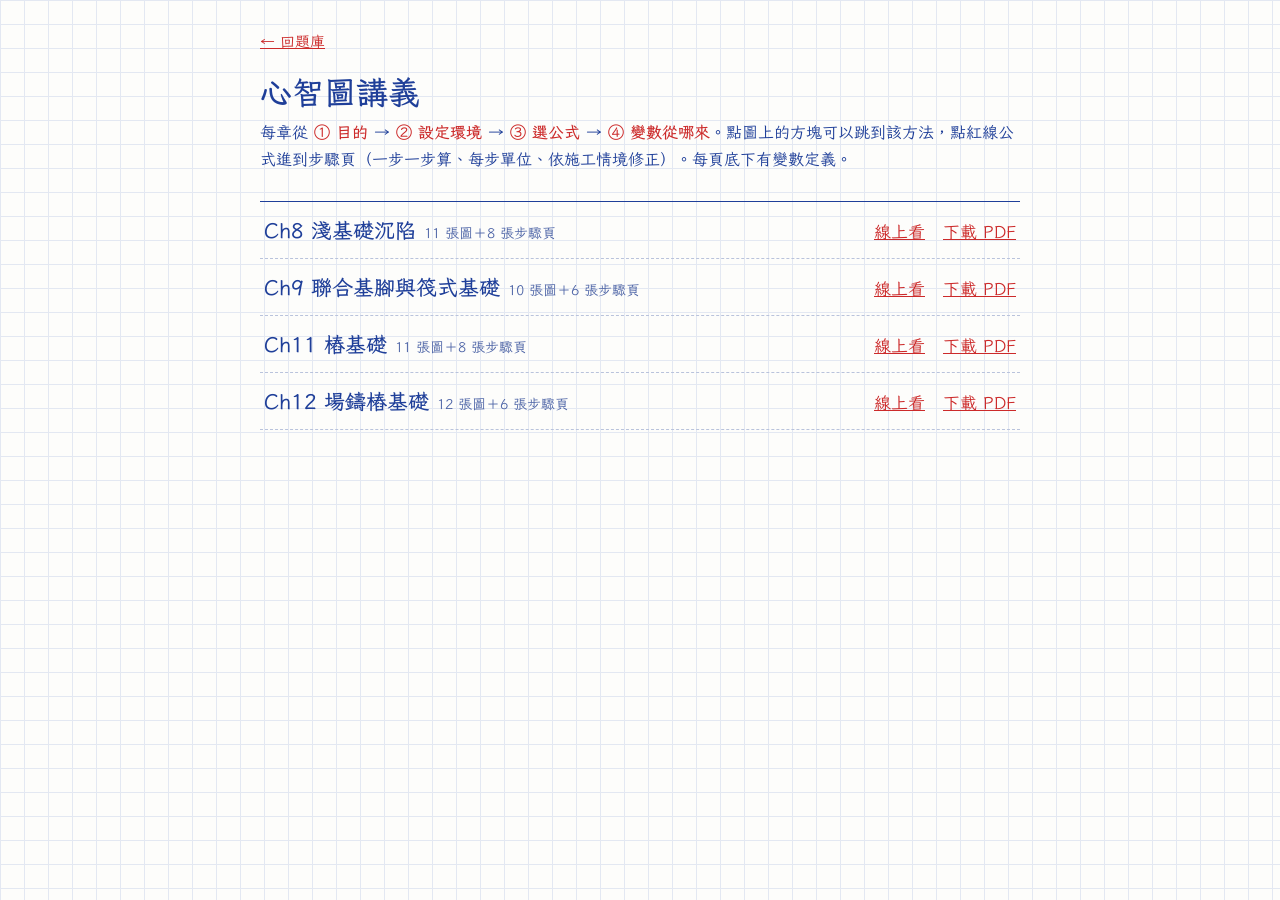
<file: mindmap/index.html>
<!doctype html>
<html lang="zh-Hant">
<head>
<meta charset="utf-8">
<meta name="viewport" content="width=device-width, initial-scale=1">
<title>心智圖講義｜基礎工程</title>
<link rel="preconnect" href="https://fonts.googleapis.com"><link rel="preconnect" href="https://fonts.gstatic.com" crossorigin>
<link rel="stylesheet" href="https://fonts.googleapis.com/css2?family=LXGW+WenKai+TC:wght@400;700&display=swap">
<style>
  :root { --b: #1f3f99; --r: #cc2a2a; --line: #e3e8f2; }
  * { box-sizing: border-box; margin: 0; padding: 0; }
  body { font-family: "LXGW WenKai TC", "Noto Sans TC", serif; color: var(--b); background-color: #fdfdfb;
    background-image: linear-gradient(var(--line) 1px, transparent 1px), linear-gradient(90deg, var(--line) 1px, transparent 1px);
    background-size: 24px 24px; min-height: 100vh; padding: 32px 16px 64px; }
  main { max-width: 760px; margin: 0 auto; }
  a { color: var(--r); }
  .top { font-size: 15px; margin-bottom: 20px; }
  h1 { font-size: 32px; margin-bottom: 6px; }
  .lead { margin-bottom: 28px; line-height: 1.7; }
  .lead b { color: var(--r); }
  ul { list-style: none; border-top: 1.5px solid var(--b); }
  li { display: flex; flex-wrap: wrap; align-items: baseline; gap: 6px 18px; padding: 14px 4px; border-bottom: 1px dashed #b9c3dc; }
  li .name { font-size: 21px; font-weight: 700; flex: 1 1 260px; }
  li .n { font-size: 14px; color: #4d64a6; margin-left: 8px; font-weight: 400; }
  li a { font-size: 17px; }
</style>
</head>
<body>
<main>
  <div class="top"><a href="../">← 回題庫</a></div>
  <h1>心智圖講義</h1>
  <p class="lead">每章從 <b>① 目的</b> → <b>② 設定環境</b> → <b>③ 選公式</b> → <b>④ 變數從哪來</b>。點圖上的方塊可以跳到該方法，點紅線公式進到步驟頁（一步一步算、每步單位、依施工情境修正）。每頁底下有變數定義。</p>
  <ul>
    <li><span class="name">Ch8 淺基礎沉陷<span class="n">11 張圖＋8 張步驟頁</span></span><a href="ch8.html">線上看</a><a href="pdf/ch8.pdf" download>下載 PDF</a></li>
    <li><span class="name">Ch9 聯合基腳與筏式基礎<span class="n">10 張圖＋6 張步驟頁</span></span><a href="ch9.html">線上看</a><a href="pdf/ch9.pdf" download>下載 PDF</a></li>
    <li><span class="name">Ch11 樁基礎<span class="n">11 張圖＋8 張步驟頁</span></span><a href="ch11.html">線上看</a><a href="pdf/ch11.pdf" download>下載 PDF</a></li>
    <li><span class="name">Ch12 場鑄樁基礎<span class="n">12 張圖＋6 張步驟頁</span></span><a href="ch12.html">線上看</a><a href="pdf/ch12.pdf" download>下載 PDF</a></li>
  </ul>
</main>
</body>
</html>
</file>
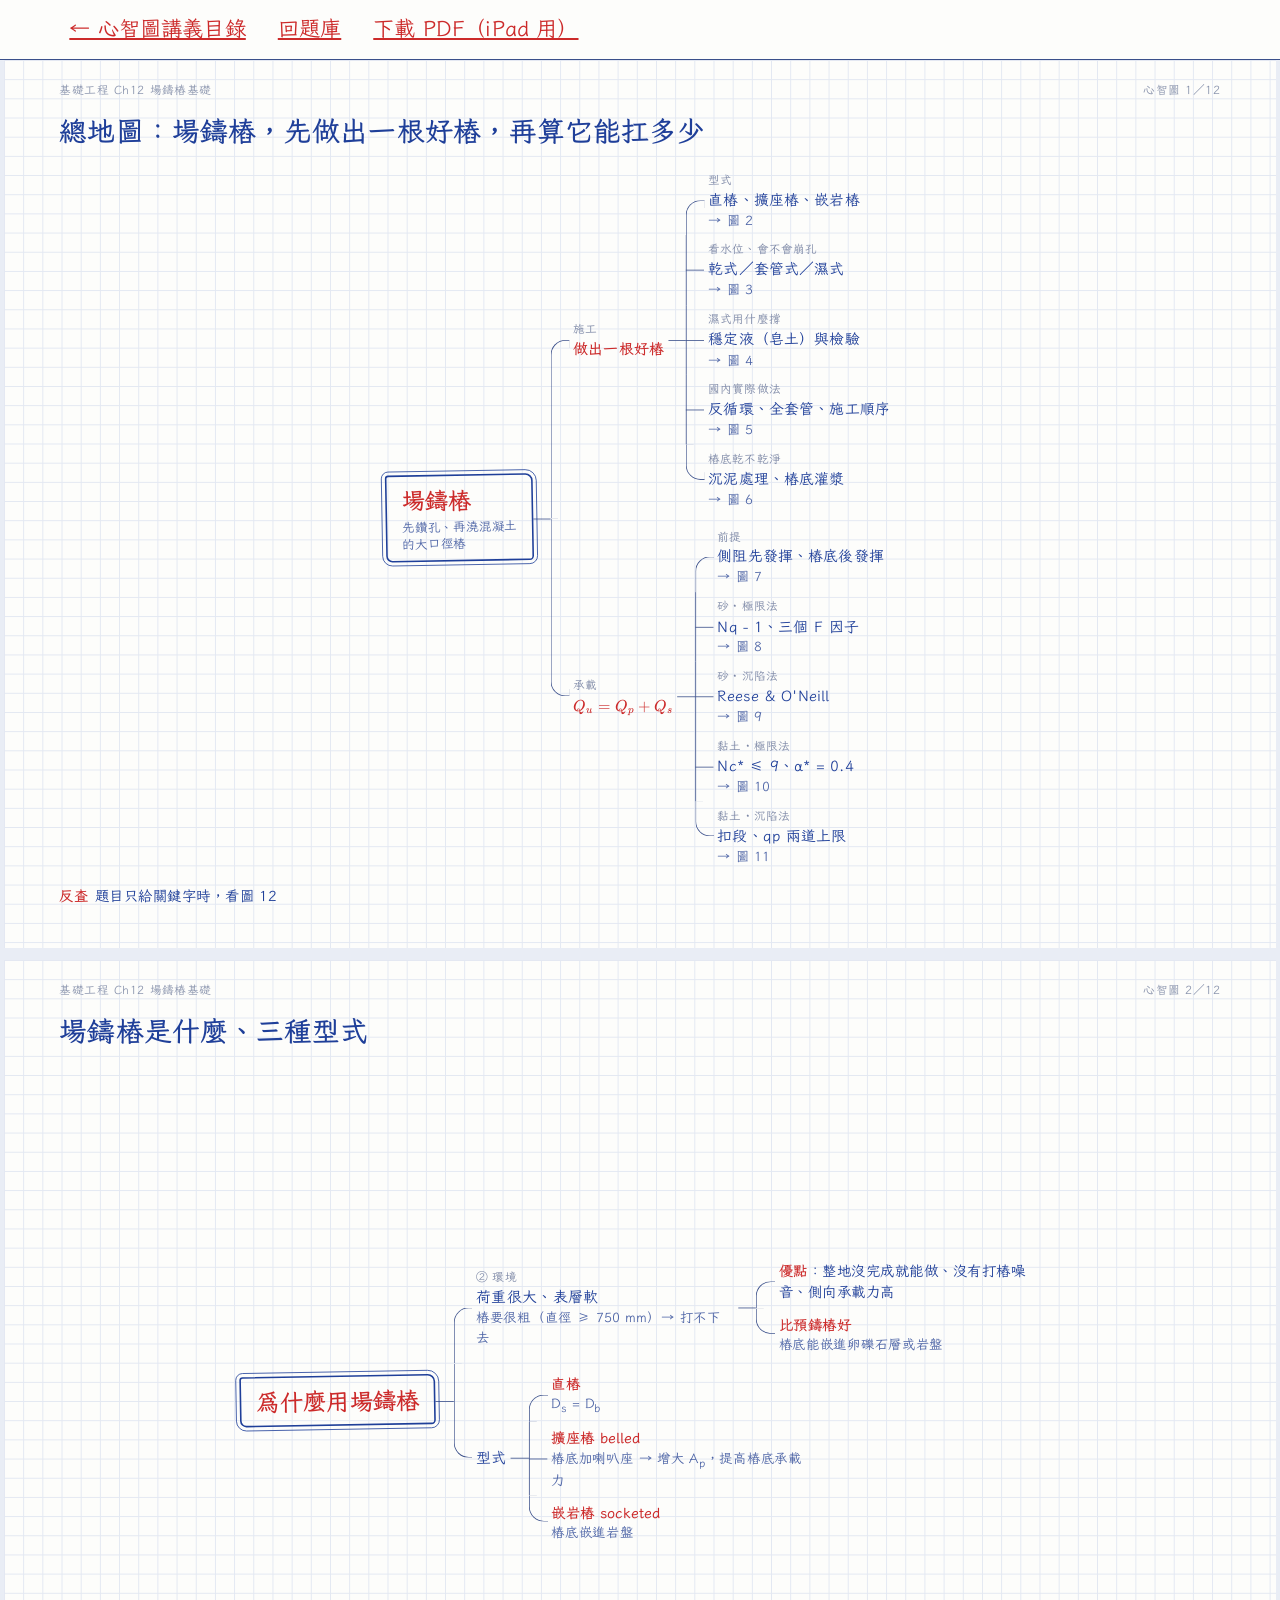
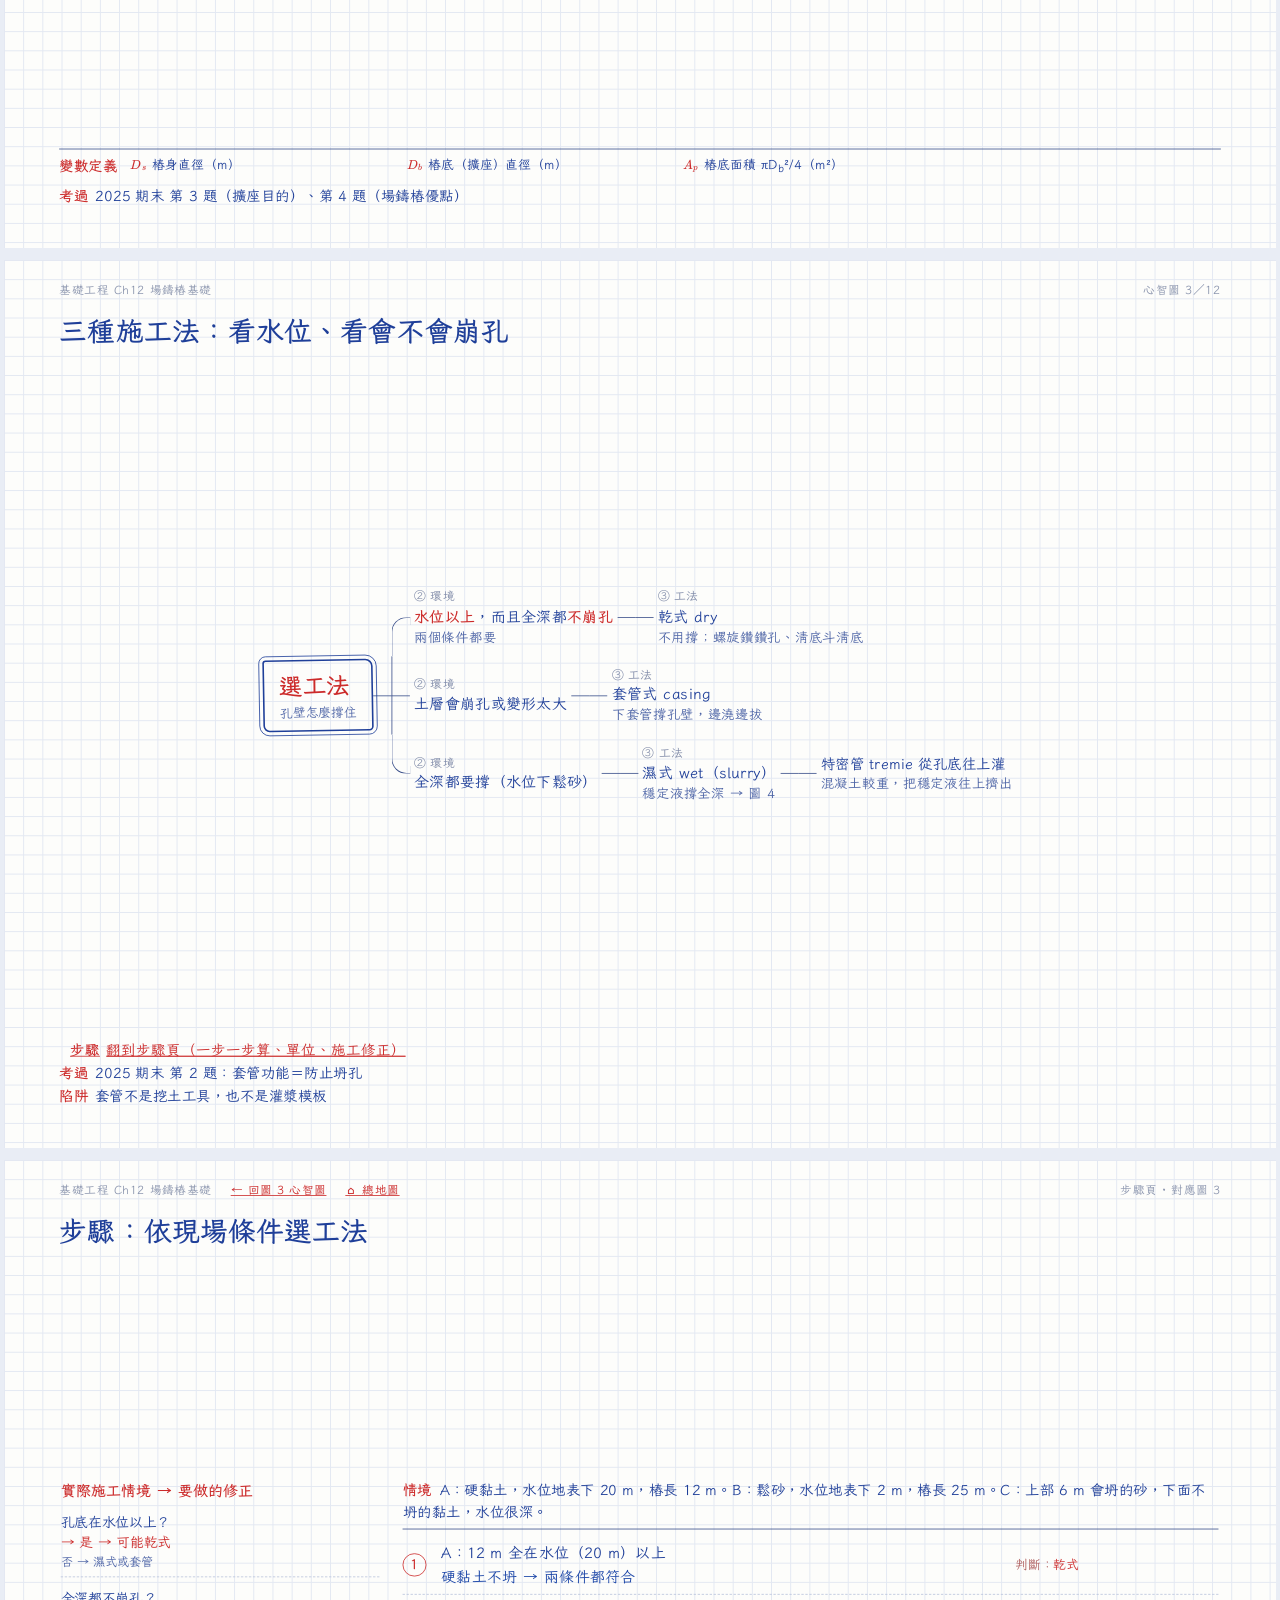
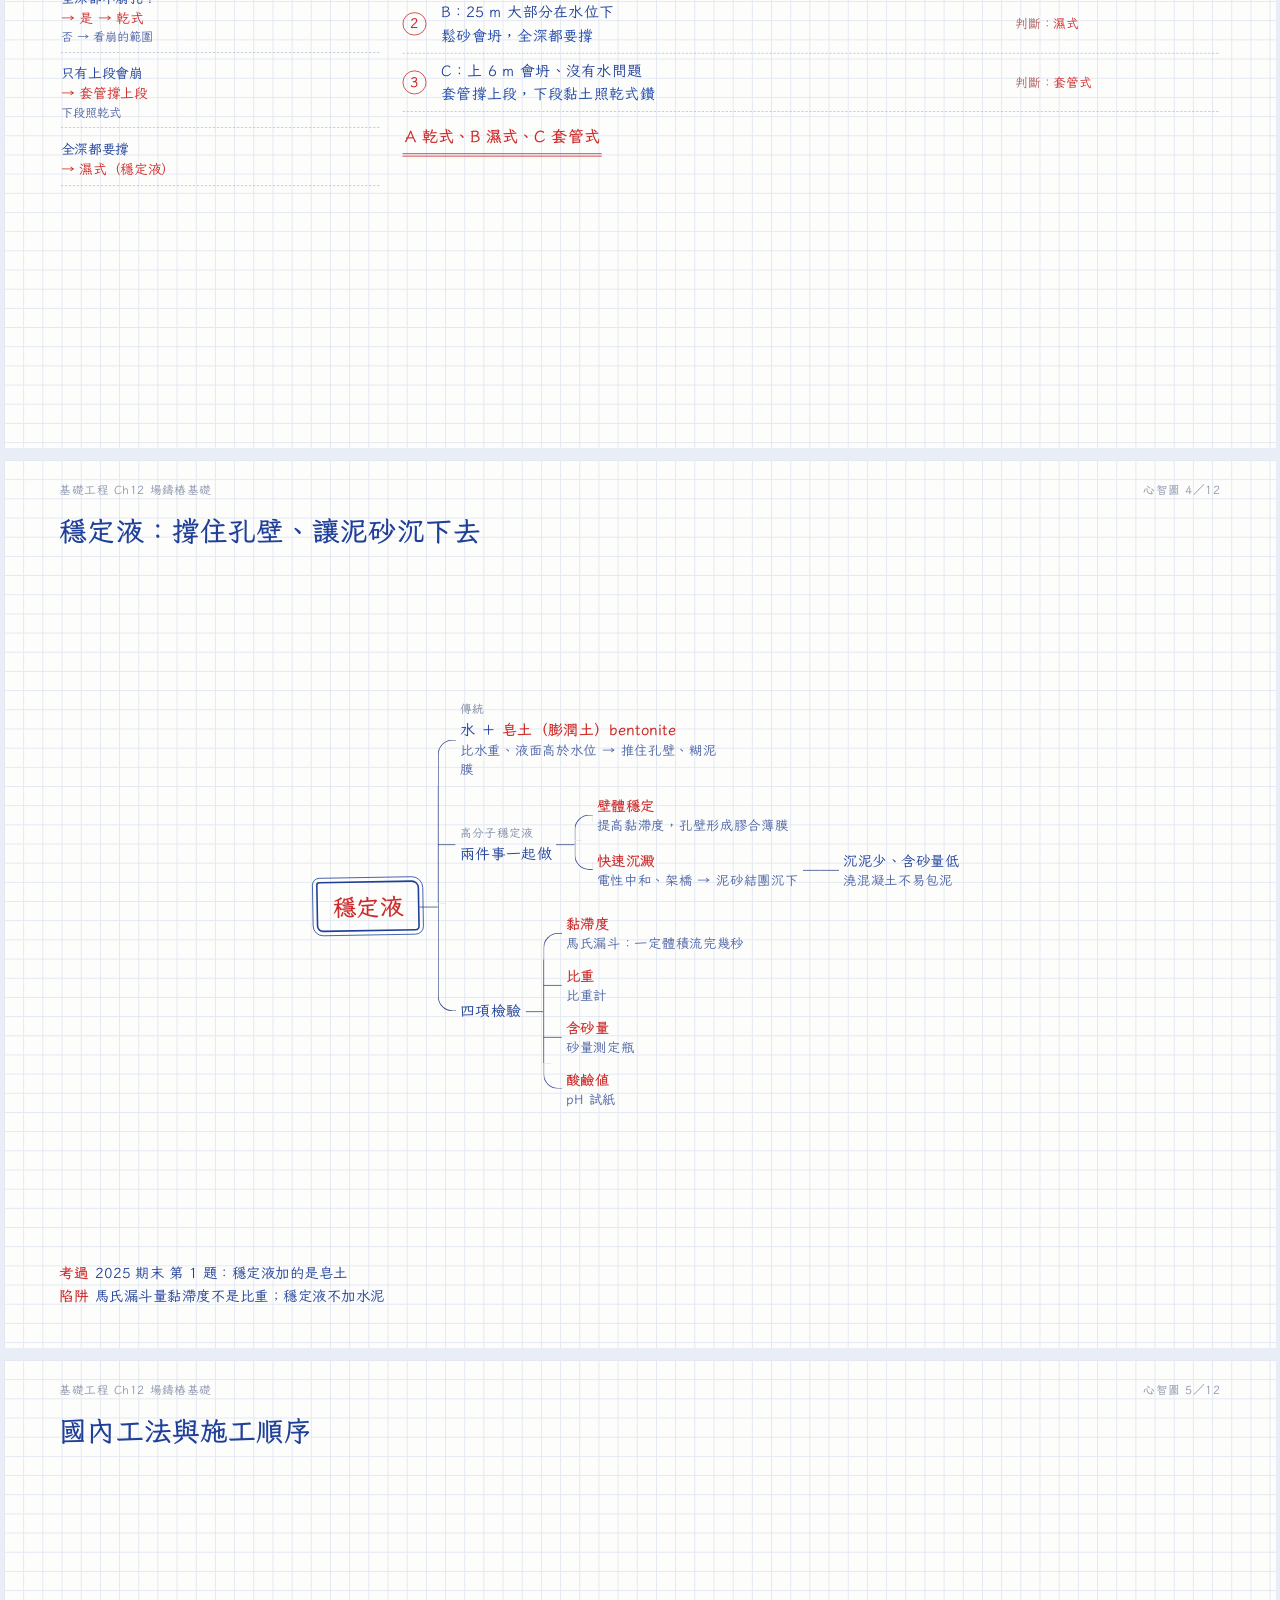
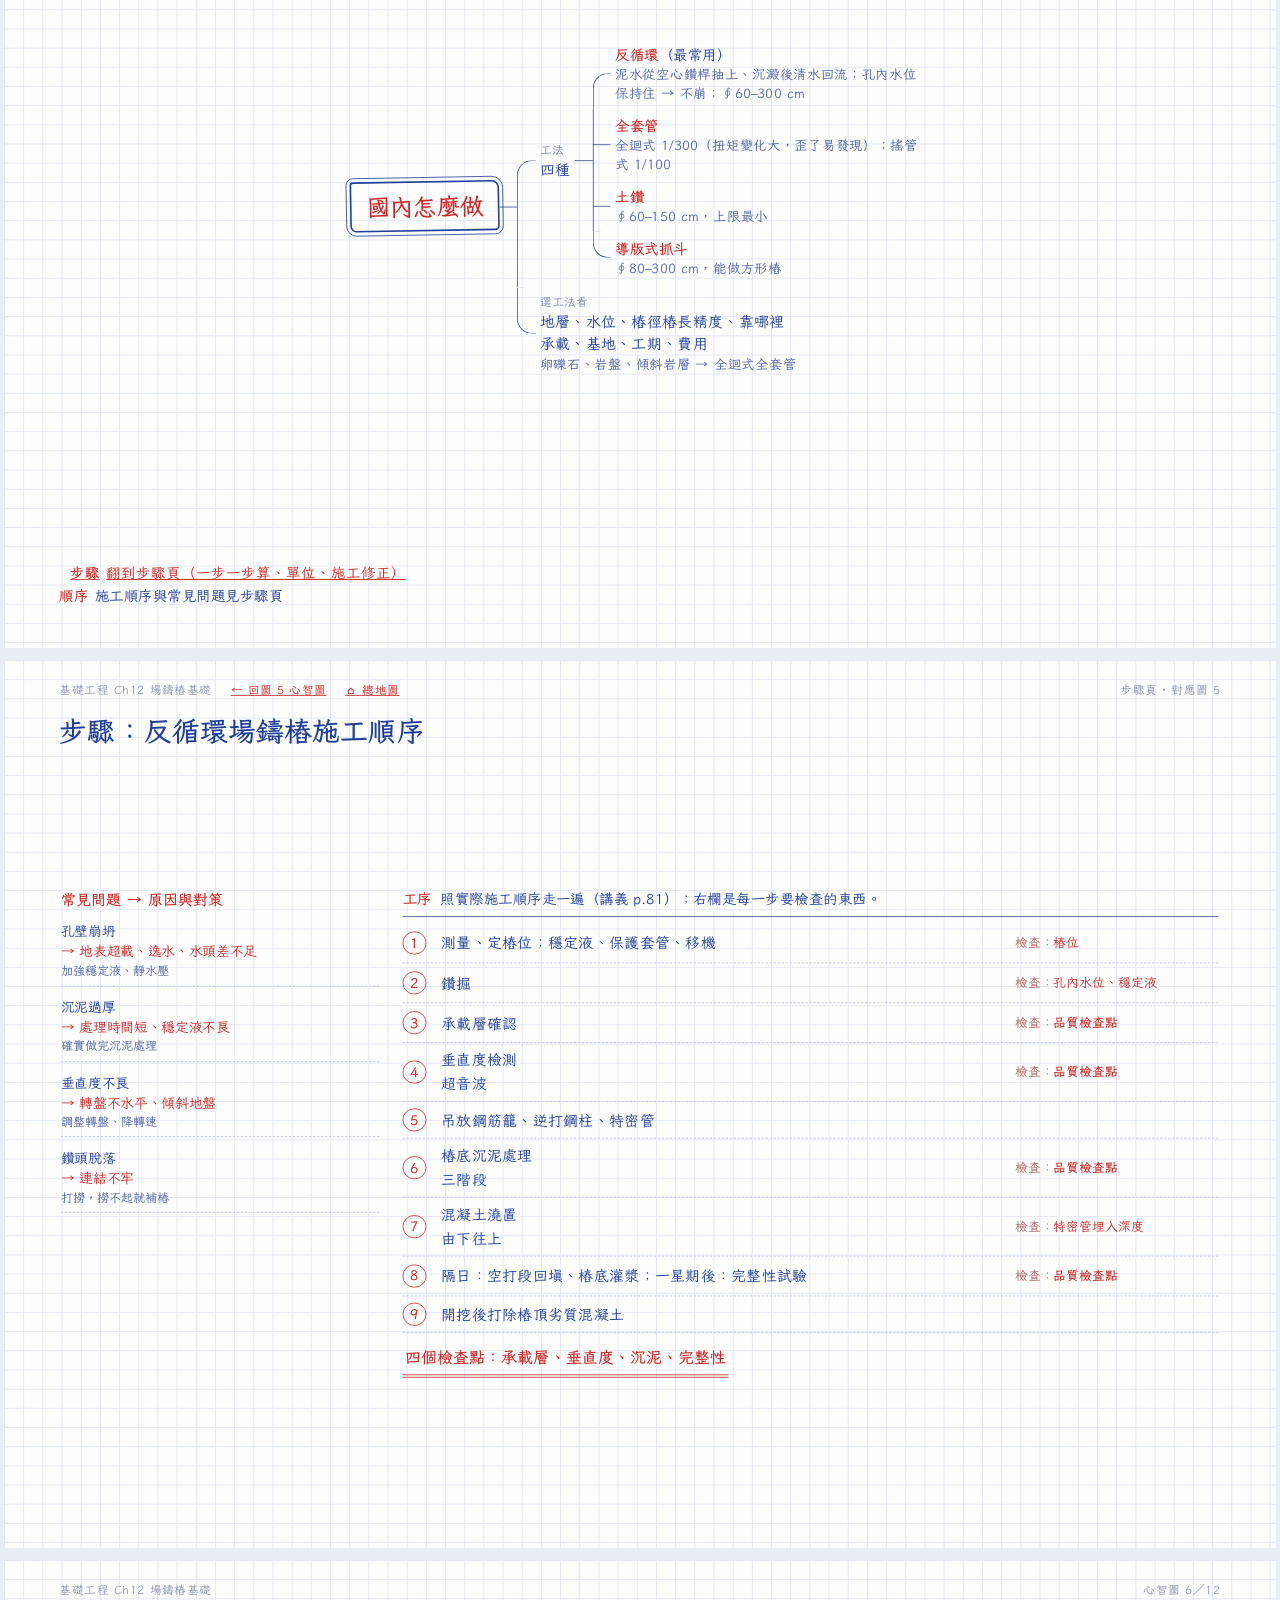
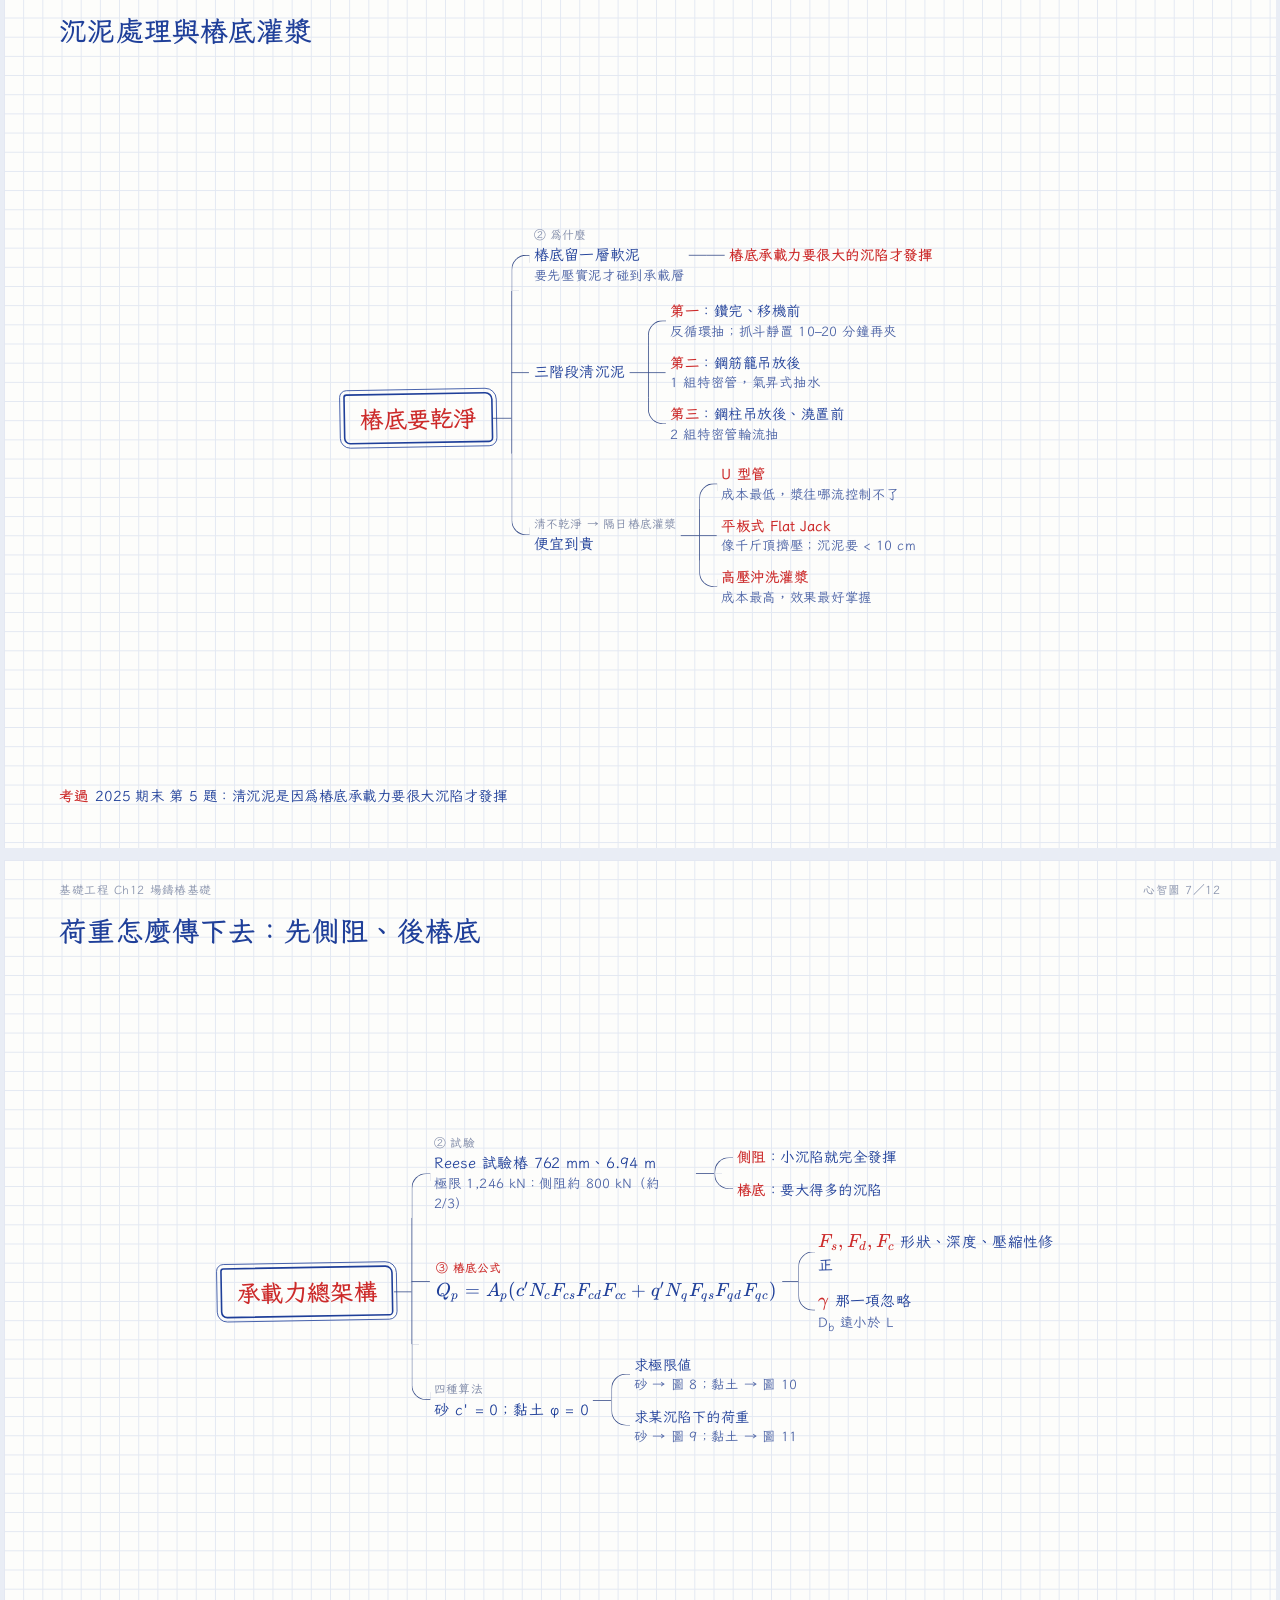
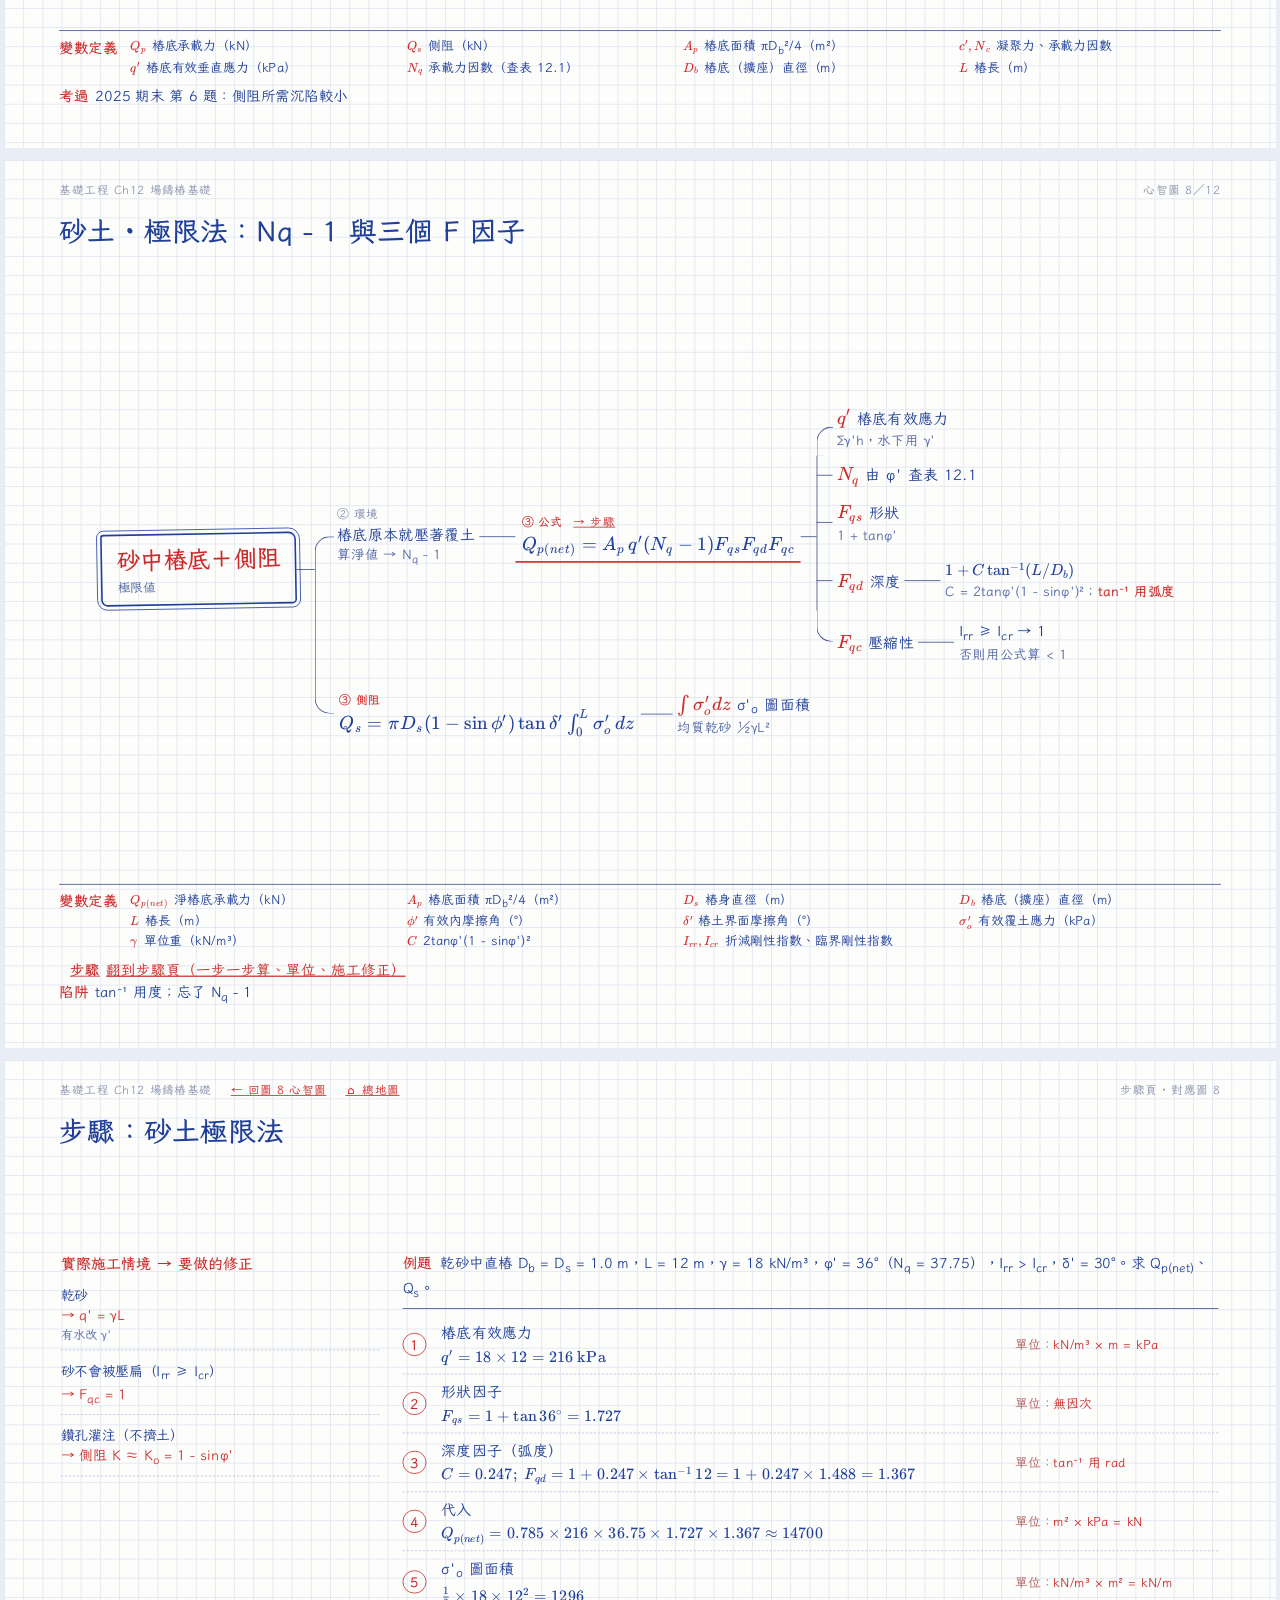
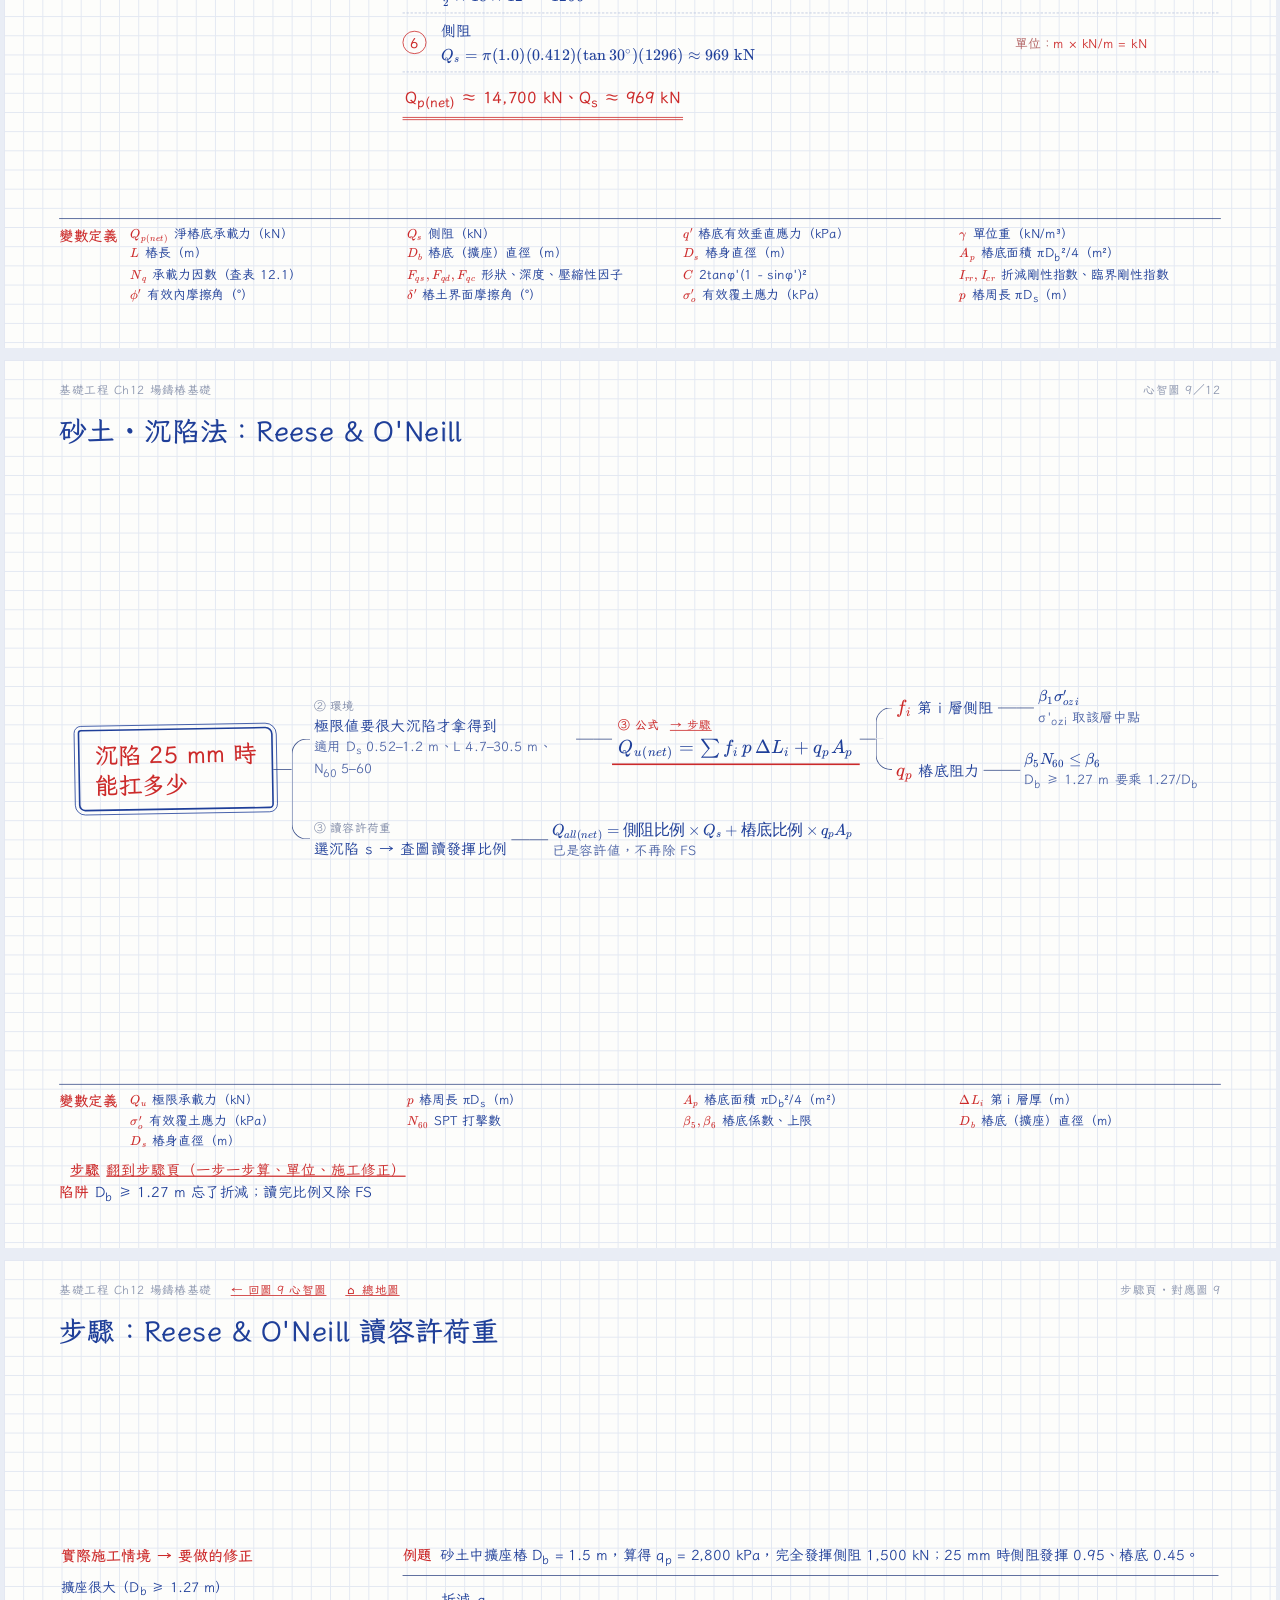
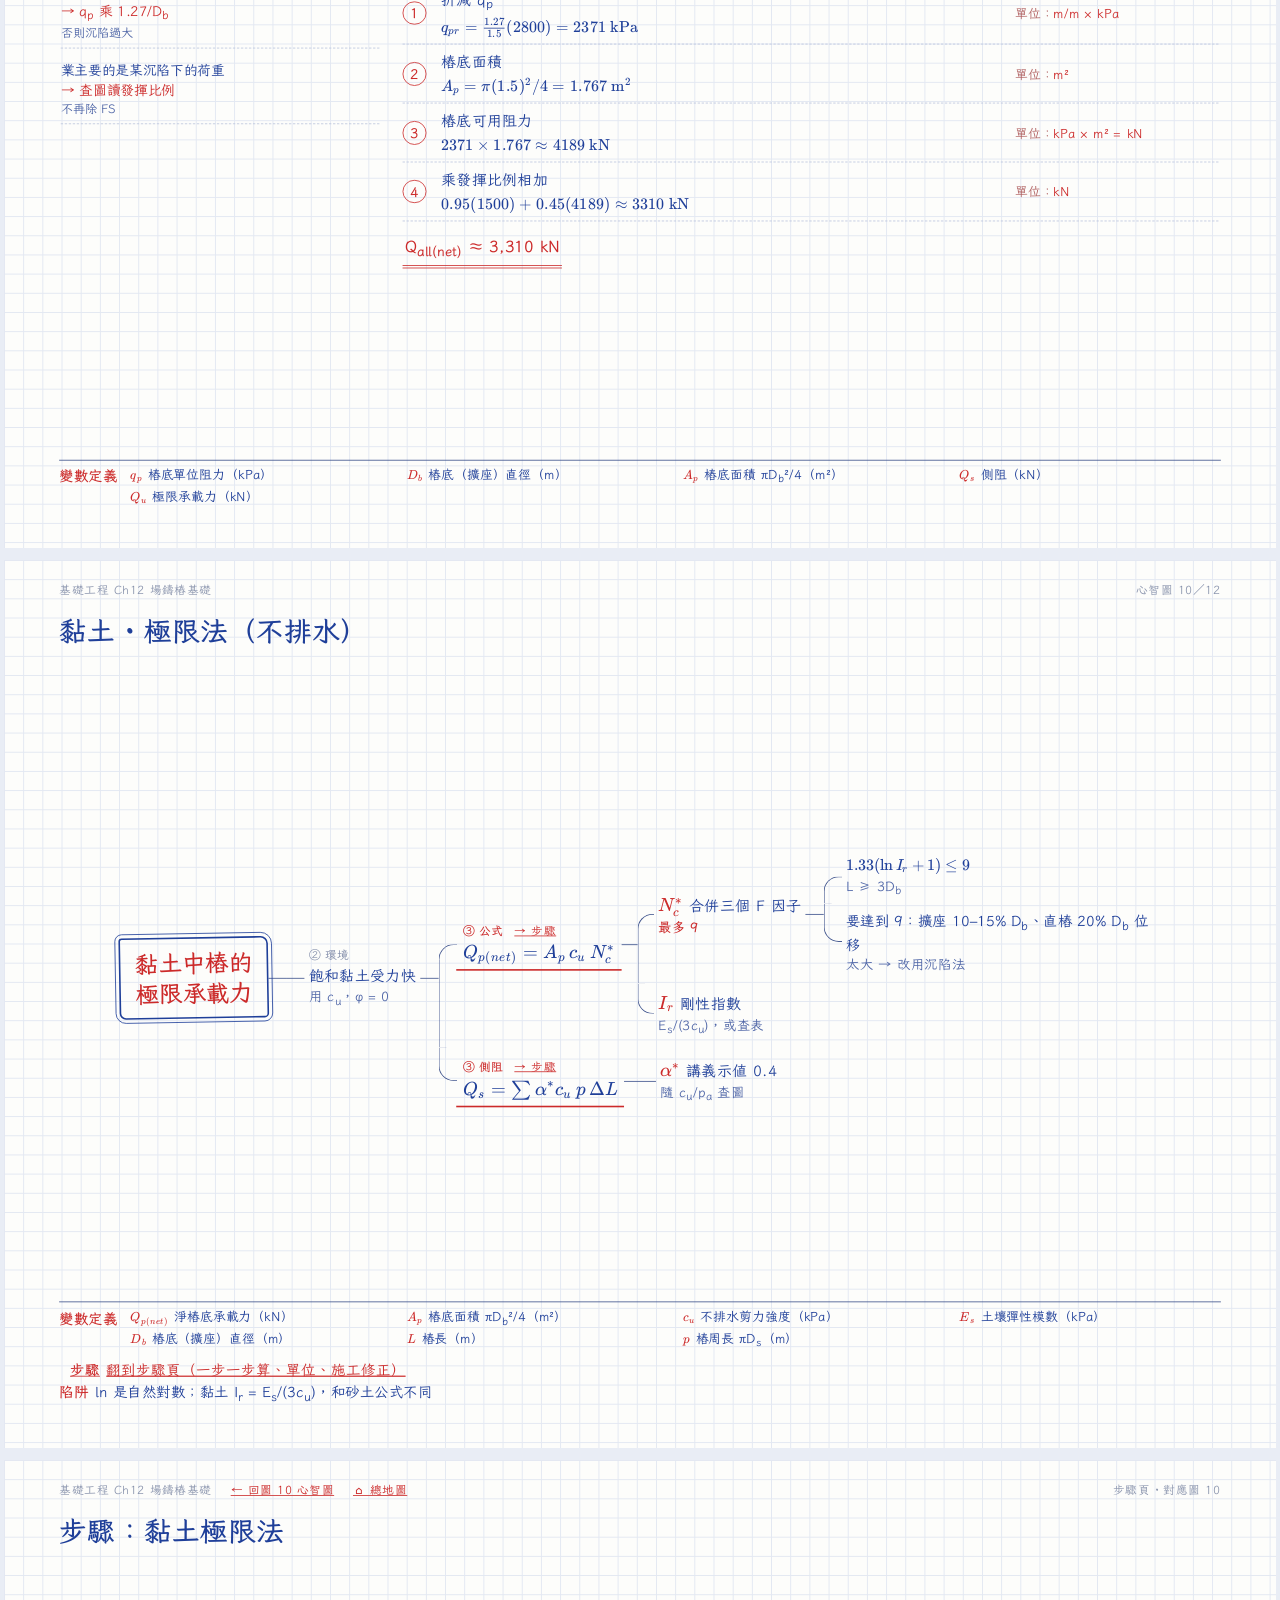
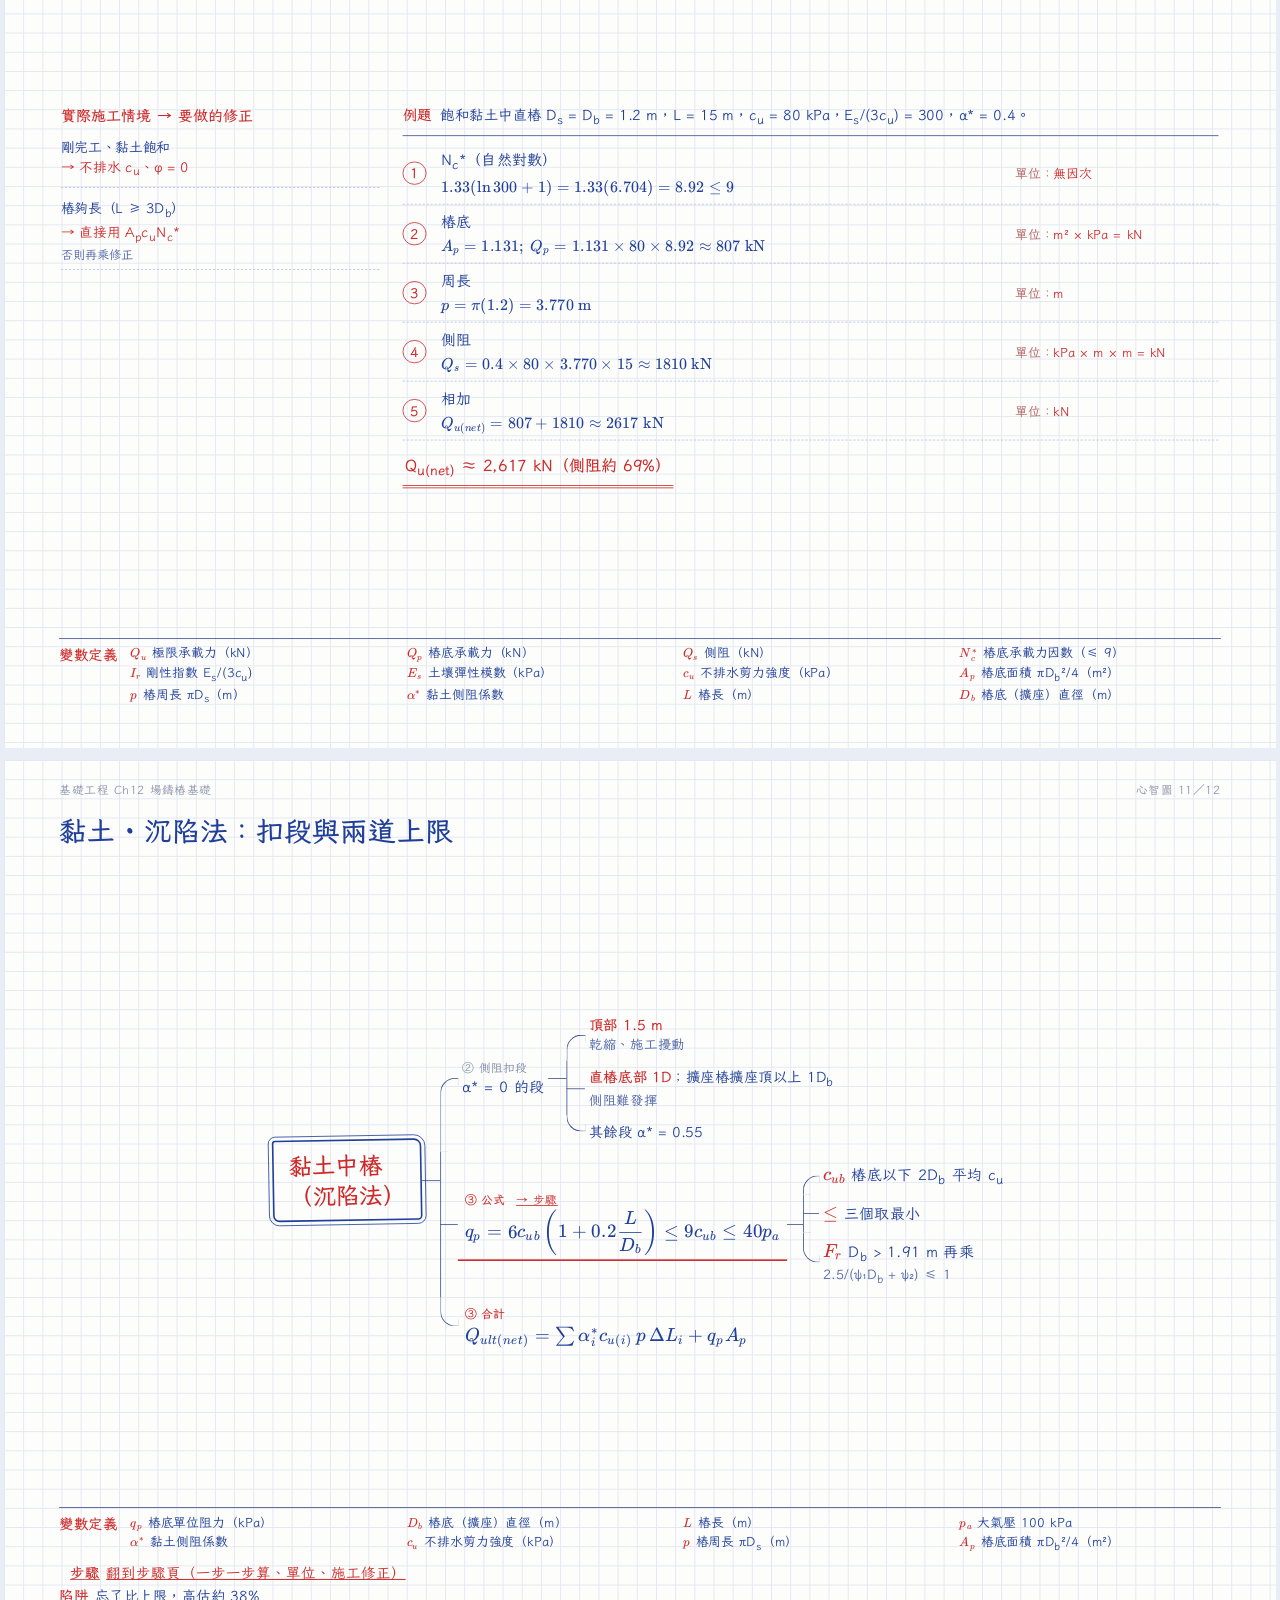
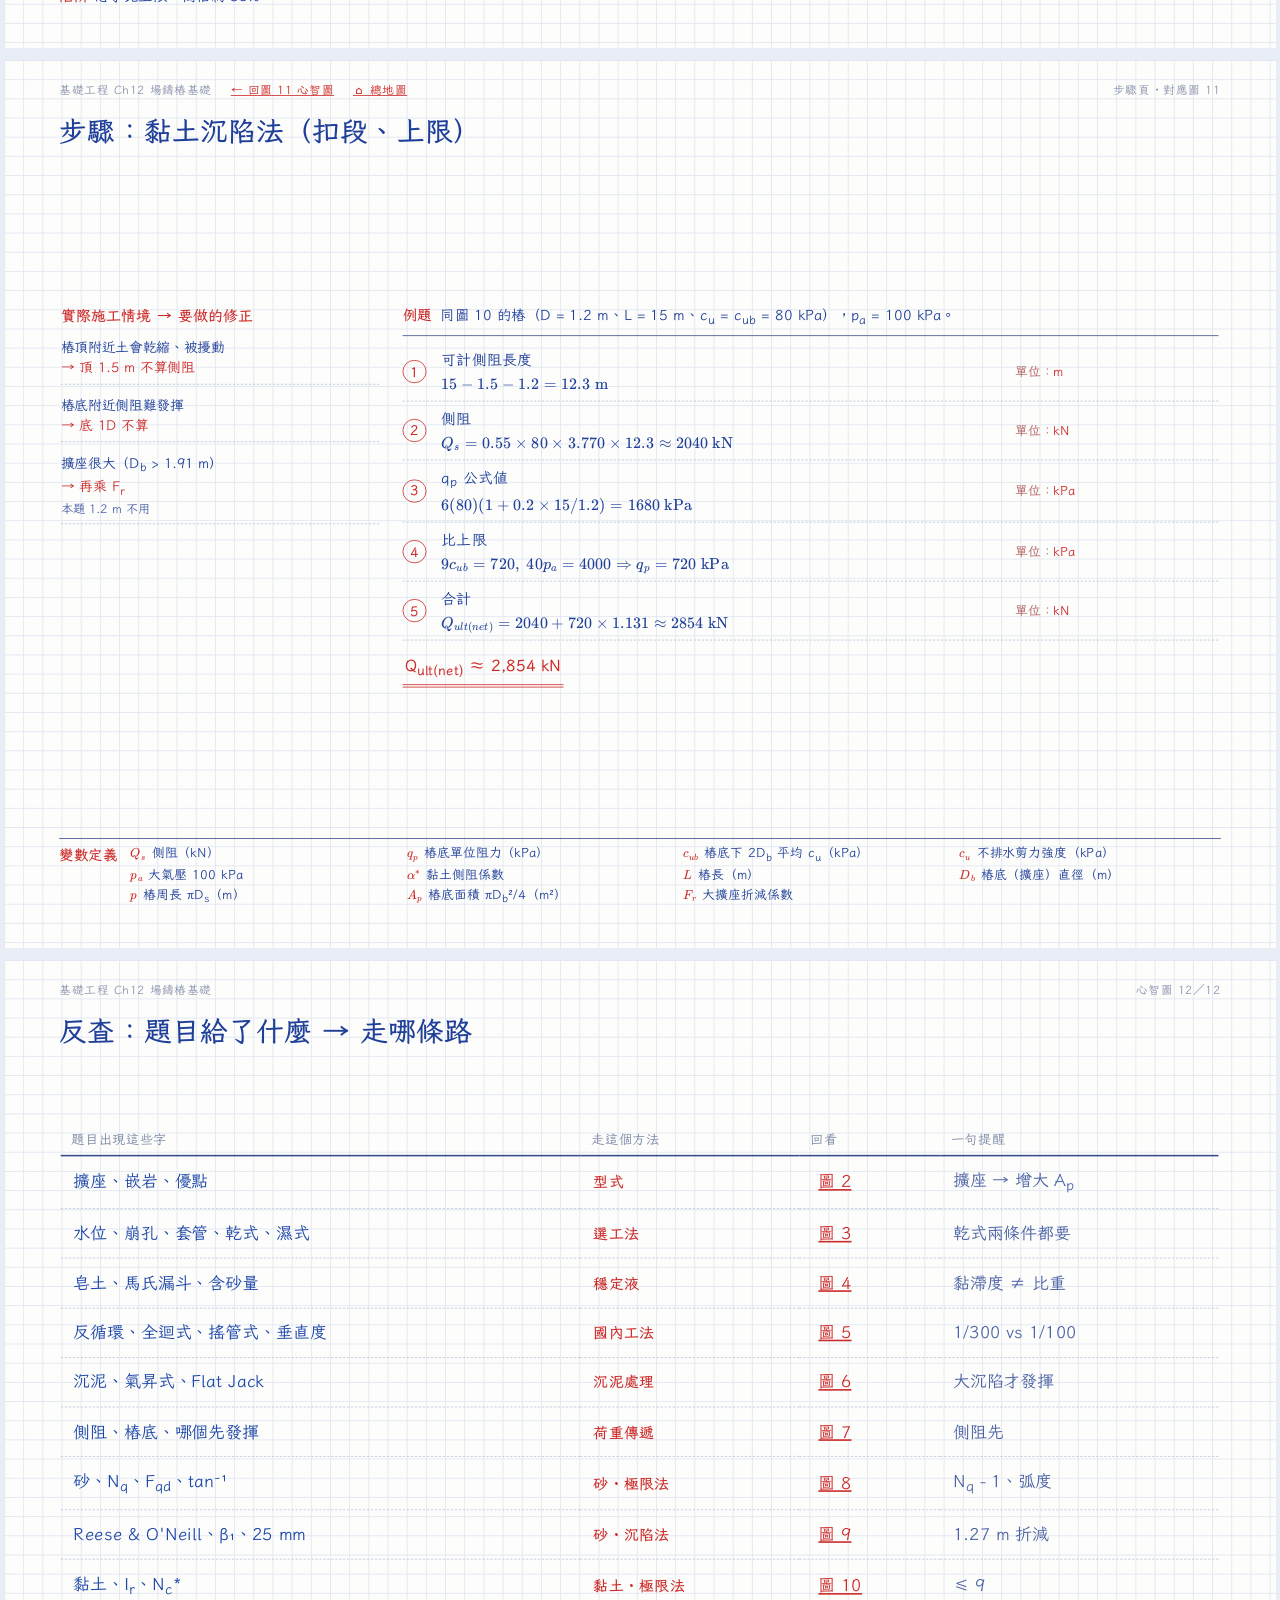
<file: mindmap/ch12.html>
<!doctype html><html lang="zh-Hant"><head><meta charset="utf-8">
<meta name="viewport" content="width=device-width, initial-scale=1">
<title>Ch12 場鑄樁基礎｜心智圖講義</title>
<link rel="preconnect" href="https://fonts.googleapis.com"><link rel="preconnect" href="https://fonts.gstatic.com" crossorigin>
<link rel="stylesheet" href="https://fonts.googleapis.com/css2?family=LXGW+WenKai+TC:wght@400;700&family=Noto+Sans+TC:wght@400;600&display=swap">
<link rel="stylesheet" href="katex/katex.min.css">
<link rel="stylesheet" href="mm.css"></head><body>
<div class="webbar"><a href="./">← 心智圖講義目錄</a><a href="../">回題庫</a><a href="pdf/ch12.pdf" download>下載 PDF（iPad 用）</a></div>
<section class="page" id="m1">
  <div class="rh"><span>基礎工程 Ch12 場鑄樁基礎</span><span>心智圖 1／12</span></div>
  <div class="head"><div><h1>總地圖：場鑄樁，先做出一根好樁，再算它能扛多少</h1></div><div class="steps"><span class="on">① 目的</span><span class="on">② 設定環境</span><span class="on">③ 選公式</span><span class="on">④ 變數從哪來</span></div></div>
  <div class="map"><div class="n c-white" style="transform: scale(0.988926); transform-origin: center center;"><div class="b goal">場鑄樁<span class="s">先鑽孔、再澆混凝土<br>的大口徑樁</span></div><div class="k"><div class="n c-gray"><div class="b env"><span class="t">施工</span><b>做出一根好樁</b></div><div class="k"><div class="n c-gray"><a class="lk" href="#m2"><div class="b meth"><span class="t">型式</span>直樁、擴座樁、嵌岩樁<span class="s">→ 圖 2</span></div></a></div><div class="n c-gray"><a class="lk" href="#m3"><div class="b meth"><span class="t">看水位、會不會崩孔</span>乾式／套管式／濕式<span class="s">→ 圖 3</span></div></a></div><div class="n c-gray"><a class="lk" href="#m4"><div class="b meth"><span class="t">濕式用什麼撐</span>穩定液（皂土）與檢驗<span class="s">→ 圖 4</span></div></a></div><div class="n c-gray"><a class="lk" href="#m5"><div class="b meth"><span class="t">國內實際做法</span>反循環、全套管、施工順序<span class="s">→ 圖 5</span></div></a></div><div class="n c-gray"><a class="lk" href="#m6"><div class="b meth"><span class="t">樁底乾不乾淨</span>沉泥處理、樁底灌漿<span class="s">→ 圖 6</span></div></a></div></div></div><div class="n c-gray"><div class="b env"><span class="t">承載</span><b><span class="tex"><span class="katex"><span class="katex-mathml"><math xmlns="http://www.w3.org/1998/Math/MathML"><semantics><mrow><msub><mi>Q</mi><mi>u</mi></msub><mo>=</mo><msub><mi>Q</mi><mi>p</mi></msub><mo>+</mo><msub><mi>Q</mi><mi>s</mi></msub></mrow><annotation encoding="application/x-tex">Q_u = Q_p + Q_s</annotation></semantics></math></span><span class="katex-html" aria-hidden="true"><span class="katex-base"><span class="katex-strut" style="height: 0.8778em; vertical-align: -0.1944em;"></span><span class="mord"><span class="mord mathnormal">Q</span><span class="msupsub"><span class="vlist-t vlist-t2"><span class="vlist-r"><span class="vlist" style="height: 0.1514em;"><span class="" style="top: -2.55em; margin-left: 0em; margin-right: 0.05em;"><span class="pstrut" style="height: 2.7em;"></span><span class="katex-sizing reset-size6 size3 mtight"><span class="mord mathnormal mtight">u</span></span></span></span><span class="vlist-s">​</span></span><span class="vlist-r"><span class="vlist" style="height: 0.15em;"><span class=""></span></span></span></span></span></span><span class="mspace" style="margin-right: 0.2778em;"></span><span class="mrel">=</span><span class="mspace" style="margin-right: 0.2778em;"></span></span><span class="katex-base"><span class="katex-strut" style="height: 0.9694em; vertical-align: -0.2861em;"></span><span class="mord"><span class="mord mathnormal">Q</span><span class="msupsub"><span class="vlist-t vlist-t2"><span class="vlist-r"><span class="vlist" style="height: 0.1514em;"><span class="" style="top: -2.55em; margin-left: 0em; margin-right: 0.05em;"><span class="pstrut" style="height: 2.7em;"></span><span class="katex-sizing reset-size6 size3 mtight"><span class="mord mathnormal mtight">p</span></span></span></span><span class="vlist-s">​</span></span><span class="vlist-r"><span class="vlist" style="height: 0.2861em;"><span class=""></span></span></span></span></span></span><span class="mspace" style="margin-right: 0.2222em;"></span><span class="mbin">+</span><span class="mspace" style="margin-right: 0.2222em;"></span></span><span class="katex-base"><span class="katex-strut" style="height: 0.8778em; vertical-align: -0.1944em;"></span><span class="mord"><span class="mord mathnormal">Q</span><span class="msupsub"><span class="vlist-t vlist-t2"><span class="vlist-r"><span class="vlist" style="height: 0.1514em;"><span class="" style="top: -2.55em; margin-left: 0em; margin-right: 0.05em;"><span class="pstrut" style="height: 2.7em;"></span><span class="katex-sizing reset-size6 size3 mtight"><span class="mord mathnormal mtight">s</span></span></span></span><span class="vlist-s">​</span></span><span class="vlist-r"><span class="vlist" style="height: 0.15em;"><span class=""></span></span></span></span></span></span></span></span></span></span></b></div><div class="k"><div class="n c-gray"><a class="lk" href="#m7"><div class="b meth"><span class="t">前提</span>側阻先發揮、樁底後發揮<span class="s">→ 圖 7</span></div></a></div><div class="n c-gray"><a class="lk" href="#m8"><div class="b meth"><span class="t">砂・極限法</span>Nq − 1、三個 F 因子<span class="s">→ 圖 8</span></div></a></div><div class="n c-gray"><a class="lk" href="#m9"><div class="b meth"><span class="t">砂・沉陷法</span>Reese &amp; O'Neill<span class="s">→ 圖 9</span></div></a></div><div class="n c-gray"><a class="lk" href="#m10"><div class="b meth"><span class="t">黏土・極限法</span>Nc* ≤ 9、α* = 0.4<span class="s">→ 圖 10</span></div></a></div><div class="n c-gray"><a class="lk" href="#m11"><div class="b meth"><span class="t">黏土・沉陷法</span>扣段、qp 兩道上限<span class="s">→ 圖 11</span></div></a></div></div></div></div></div></div>
  
  <div class="foot"><div class="chip tip"><b>反查</b>題目只給關鍵字時，看圖 12</div></div>
</section>
<section class="page" id="m2">
  <div class="rh"><span>基礎工程 Ch12 場鑄樁基礎</span><span>心智圖 2／12</span></div>
  <div class="head"><div><h1>場鑄樁是什麼、三種型式</h1></div><div class="steps"><span class="on">① 目的</span><span class="on">② 設定環境</span><span class="">③ 選公式</span><span class="">④ 變數從哪來</span></div></div>
  <div class="map"><div class="n c-white"><div class="b goal">為什麼用場鑄樁</div><div class="k"><div class="n c-gray"><div class="b env"><span class="t">② 環境</span>荷重很大、表層軟<span class="s">樁要很粗（直徑 ≥ 750 mm）→ 打不下去</span></div><div class="k"><div class="n c-gray"><div class="b how "><b>優點</b>：整地沒完成就能做、沒有打樁噪音、側向承載力高</div></div><div class="n c-gray"><div class="b how "><b>比預鑄樁好</b><span class="s">樁底能嵌進卵礫石層或岩盤</span></div></div></div></div><div class="n c-gray"><div class="b env">型式</div><div class="k"><div class="n c-gray"><div class="b how "><b>直樁</b><span class="s">D<sub>s</sub> = D<sub>b</sub></span></div></div><div class="n c-gray"><div class="b how "><b>擴座樁 belled</b><span class="s">樁底加喇叭座 → 增大 A<sub>p</sub>，提高樁底承載力</span></div></div><div class="n c-gray"><div class="b how "><b>嵌岩樁 socketed</b><span class="s">樁底嵌進岩盤</span></div></div></div></div></div></div></div>
  <div class="defs"><div class="dh">變數定義</div><div class="dg"><div class="d"><span class="ds"><span class="tex"><span class="katex"><span class="katex-mathml"><math xmlns="http://www.w3.org/1998/Math/MathML"><semantics><mrow><msub><mi>D</mi><mi>s</mi></msub></mrow><annotation encoding="application/x-tex">D_s</annotation></semantics></math></span><span class="katex-html" aria-hidden="true"><span class="katex-base"><span class="katex-strut" style="height: 0.8333em; vertical-align: -0.15em;"></span><span class="mord"><span class="mord mathnormal" style="margin-right: 0.0278em;">D</span><span class="msupsub"><span class="vlist-t vlist-t2"><span class="vlist-r"><span class="vlist" style="height: 0.1514em;"><span class="" style="top: -2.55em; margin-left: -0.0278em; margin-right: 0.05em;"><span class="pstrut" style="height: 2.7em;"></span><span class="katex-sizing reset-size6 size3 mtight"><span class="mord mathnormal mtight">s</span></span></span></span><span class="vlist-s">​</span></span><span class="vlist-r"><span class="vlist" style="height: 0.15em;"><span class=""></span></span></span></span></span></span></span></span></span></span></span>樁身直徑（m）</div><div class="d"><span class="ds"><span class="tex"><span class="katex"><span class="katex-mathml"><math xmlns="http://www.w3.org/1998/Math/MathML"><semantics><mrow><msub><mi>D</mi><mi>b</mi></msub></mrow><annotation encoding="application/x-tex">D_b</annotation></semantics></math></span><span class="katex-html" aria-hidden="true"><span class="katex-base"><span class="katex-strut" style="height: 0.8333em; vertical-align: -0.15em;"></span><span class="mord"><span class="mord mathnormal" style="margin-right: 0.0278em;">D</span><span class="msupsub"><span class="vlist-t vlist-t2"><span class="vlist-r"><span class="vlist" style="height: 0.3361em;"><span class="" style="top: -2.55em; margin-left: -0.0278em; margin-right: 0.05em;"><span class="pstrut" style="height: 2.7em;"></span><span class="katex-sizing reset-size6 size3 mtight"><span class="mord mathnormal mtight">b</span></span></span></span><span class="vlist-s">​</span></span><span class="vlist-r"><span class="vlist" style="height: 0.15em;"><span class=""></span></span></span></span></span></span></span></span></span></span></span>樁底（擴座）直徑（m）</div><div class="d"><span class="ds"><span class="tex"><span class="katex"><span class="katex-mathml"><math xmlns="http://www.w3.org/1998/Math/MathML"><semantics><mrow><msub><mi>A</mi><mi>p</mi></msub></mrow><annotation encoding="application/x-tex">A_p</annotation></semantics></math></span><span class="katex-html" aria-hidden="true"><span class="katex-base"><span class="katex-strut" style="height: 0.9694em; vertical-align: -0.2861em;"></span><span class="mord"><span class="mord mathnormal">A</span><span class="msupsub"><span class="vlist-t vlist-t2"><span class="vlist-r"><span class="vlist" style="height: 0.1514em;"><span class="" style="top: -2.55em; margin-left: 0em; margin-right: 0.05em;"><span class="pstrut" style="height: 2.7em;"></span><span class="katex-sizing reset-size6 size3 mtight"><span class="mord mathnormal mtight">p</span></span></span></span><span class="vlist-s">​</span></span><span class="vlist-r"><span class="vlist" style="height: 0.2861em;"><span class=""></span></span></span></span></span></span></span></span></span></span></span>樁底面積 πD<sub>b</sub>²/4（m²）</div></div></div>
  <div class="foot"><div class="chip exam"><b>考過</b>2025 期末 第 3 題（擴座目的）、第 4 題（場鑄樁優點）</div></div>
</section>
<section class="page" id="m3">
  <div class="rh"><span>基礎工程 Ch12 場鑄樁基礎</span><span>心智圖 3／12</span></div>
  <div class="head"><div><h1>三種施工法：看水位、看會不會崩孔</h1></div><div class="steps"><span class="">① 目的</span><span class="on">② 設定環境</span><span class="on">③ 選公式</span><span class="">④ 變數從哪來</span></div></div>
  <div class="map"><div class="n c-white"><div class="b goal">選工法<span class="s">孔壁怎麼撐住</span></div><div class="k"><div class="n c-gray"><div class="b env"><span class="t">② 環境</span><b>水位以上</b>，而且全深都<b>不崩孔</b><span class="s">兩個條件都要</span></div><div class="k"><div class="n c-gray"><div class="b meth"><span class="t">③ 工法</span>乾式 dry<span class="s">不用撐；螺旋鑽鑽孔、清底斗清底</span></div></div></div></div><div class="n c-gray"><div class="b env"><span class="t">② 環境</span>土層會崩孔或變形太大</div><div class="k"><div class="n c-gray"><div class="b meth"><span class="t">③ 工法</span>套管式 casing<span class="s">下套管撐孔壁，邊澆邊拔</span></div></div></div></div><div class="n c-gray"><div class="b env"><span class="t">② 環境</span>全深都要撐（水位下鬆砂）</div><div class="k"><div class="n c-gray"><a class="lk" href="#m4"><div class="b meth"><span class="t">③ 工法</span>濕式 wet（slurry）<span class="s">穩定液撐全深 → 圖 4</span></div></a><div class="k"><div class="n c-gray"><div class="b how ">特密管 tremie 從孔底往上灌<span class="s">混凝土較重，把穩定液往上擠出</span></div></div></div></div></div></div></div></div></div>
  
  <div class="foot"><div class="chip go"><b>步驟</b><a class="bk" href="#s3">翻到步驟頁（一步一步算、單位、施工修正）</a></div><div class="chip exam"><b>考過</b>2025 期末 第 2 題：套管功能＝防止坍孔</div><div class="chip trap"><b>陷阱</b>套管不是挖土工具，也不是灌漿模板</div></div>
</section>
<section class="page" id="s3">
  <div class="rh"><span>基礎工程 Ch12 場鑄樁基礎　<a class="bk" href="#m3">← 回圖 3 心智圖</a>　<a class="bk" href="#m1">⌂ 總地圖</a></span><span>步驟頁 · 對應圖 3</span></div>
  <div class="head"><div><h1>步驟：依現場條件選工法</h1></div><div class="steps"><span class="">① 目的</span><span class="">② 設定環境</span><span class="on">③ 選公式</span><span class="on">④ 變數從哪來</span></div></div>
  <div class="map"><div class="sp" style="transform: scale(0.997247); transform-origin: center center;"><div class="sl"><div class="cap">實際施工情境 → 要做的修正</div><div class="sit c-gray"><div class="scene">孔底在水位以上？</div><div class="fix">→ 是 → 可能乾式</div><div class="sn">否 → 濕式或套管</div></div><div class="sit c-gray"><div class="scene">全深都不崩孔？</div><div class="fix">→ 是 → 乾式</div><div class="sn">否 → 看崩的範圍</div></div><div class="sit c-gray"><div class="scene">只有上段會崩</div><div class="fix">→ 套管撐上段</div><div class="sn">下段照乾式</div></div><div class="sit c-gray"><div class="scene">全深都要撐</div><div class="fix">→ 濕式（穩定液）</div></div></div>
  <div class="sr"><div class="given"><b>情境</b>A：硬黏土，水位地表下 20 m，樁長 12 m。B：鬆砂，水位地表下 2 m，樁長 25 m。C：上部 6 m 會坍的砂，下面不坍的黏土，水位很深。</div><div class="st"><div class="no">1</div><div class="sc"><div class="stt">A：12 m 全在水位（20 m）以上</div><div class="calc">硬黏土不坍 → 兩條件都符合</div></div><div class="unit" data-l="判斷：">乾式</div></div><div class="st"><div class="no">2</div><div class="sc"><div class="stt">B：25 m 大部分在水位下</div><div class="calc">鬆砂會坍，全深都要撐</div></div><div class="unit" data-l="判斷：">濕式</div></div><div class="st"><div class="no">3</div><div class="sc"><div class="stt">C：上 6 m 會坍、沒有水問題</div><div class="calc">套管撐上段，下段黏土照乾式鑽</div></div><div class="unit" data-l="判斷：">套管式</div></div><div class="res">A 乾式、B 濕式、C 套管式</div></div></div></div>
  
  
</section>
<section class="page" id="m4">
  <div class="rh"><span>基礎工程 Ch12 場鑄樁基礎</span><span>心智圖 4／12</span></div>
  <div class="head"><div><h1>穩定液：撐住孔壁、讓泥砂沉下去</h1></div><div class="steps"><span class="on">① 目的</span><span class="on">② 設定環境</span><span class="on">③ 選公式</span><span class="on">④ 變數從哪來</span></div></div>
  <div class="map"><div class="n c-white"><div class="b goal">穩定液</div><div class="k"><div class="n c-gray"><div class="b env"><span class="t">傳統</span>水 ＋ <b>皂土（膨潤土）bentonite</b><span class="s">比水重、液面高於水位 → 推住孔壁、糊泥膜</span></div></div><div class="n c-gray"><div class="b env"><span class="t">高分子穩定液</span>兩件事一起做</div><div class="k"><div class="n c-gray"><div class="b how "><b>壁體穩定</b><span class="s">提高黏滯度，孔壁形成膠合薄膜</span></div></div><div class="n c-gray"><div class="b how "><b>快速沉澱</b><span class="s">電性中和、架橋 → 泥砂結團沉下</span></div><div class="k"><div class="n c-gray"><div class="b how ">沉泥少、含砂量低<span class="s">澆混凝土不易包泥</span></div></div></div></div></div></div><div class="n c-gray"><div class="b env">四項檢驗</div><div class="k"><div class="n c-gray"><div class="b how "><b>黏滯度</b><span class="s">馬氏漏斗：一定體積流完幾秒</span></div></div><div class="n c-gray"><div class="b how "><b>比重</b><span class="s">比重計</span></div></div><div class="n c-gray"><div class="b how "><b>含砂量</b><span class="s">砂量測定瓶</span></div></div><div class="n c-gray"><div class="b how "><b>酸鹼值</b><span class="s">pH 試紙</span></div></div></div></div></div></div></div>
  
  <div class="foot"><div class="chip exam"><b>考過</b>2025 期末 第 1 題：穩定液加的是皂土</div><div class="chip trap"><b>陷阱</b>馬氏漏斗量黏滯度不是比重；穩定液不加水泥</div></div>
</section>
<section class="page" id="m5">
  <div class="rh"><span>基礎工程 Ch12 場鑄樁基礎</span><span>心智圖 5／12</span></div>
  <div class="head"><div><h1>國內工法與施工順序</h1></div><div class="steps"><span class="">① 目的</span><span class="on">② 設定環境</span><span class="on">③ 選公式</span><span class="">④ 變數從哪來</span></div></div>
  <div class="map"><div class="n c-white"><div class="b goal">國內怎麼做</div><div class="k"><div class="n c-gray"><div class="b env"><span class="t">工法</span>四種</div><div class="k"><div class="n c-gray"><div class="b how wide"><b>反循環</b>（最常用）<span class="s">泥水從空心鑽桿抽上、沉澱後清水回流；孔內水位保持住 → 不崩；∮60–300 cm</span></div></div><div class="n c-gray"><div class="b how wide"><b>全套管</b><span class="s">全迴式 1/300（扭矩變化大，歪了易發現）；搖管式 1/100</span></div></div><div class="n c-gray"><div class="b how "><b>土鑽</b><span class="s">∮60–150 cm，上限最小</span></div></div><div class="n c-gray"><div class="b how "><b>導版式抓斗</b><span class="s">∮80–300 cm，能做方形樁</span></div></div></div></div><div class="n c-gray"><div class="b env"><span class="t">選工法看</span>地層、水位、樁徑樁長精度、靠哪裡承載、基地、工期、費用<span class="s">卵礫石、岩盤、傾斜岩層 → 全迴式全套管</span></div></div></div></div></div>
  
  <div class="foot"><div class="chip go"><b>步驟</b><a class="bk" href="#s5">翻到步驟頁（一步一步算、單位、施工修正）</a></div><div class="chip tip"><b>順序</b>施工順序與常見問題見步驟頁</div></div>
</section>
<section class="page" id="s5">
  <div class="rh"><span>基礎工程 Ch12 場鑄樁基礎　<a class="bk" href="#m5">← 回圖 5 心智圖</a>　<a class="bk" href="#m1">⌂ 總地圖</a></span><span>步驟頁 · 對應圖 5</span></div>
  <div class="head"><div><h1>步驟：反循環場鑄樁施工順序</h1></div><div class="steps"><span class="">① 目的</span><span class="">② 設定環境</span><span class="on">③ 選公式</span><span class="on">④ 變數從哪來</span></div></div>
  <div class="map"><div class="sp" style="transform: scale(0.997247); transform-origin: center center;"><div class="sl"><div class="cap">常見問題 → 原因與對策</div><div class="sit c-gray"><div class="scene">孔壁崩坍</div><div class="fix">→ 地表超載、逸水、水頭差不足</div><div class="sn">加強穩定液、靜水壓</div></div><div class="sit c-gray"><div class="scene">沉泥過厚</div><div class="fix">→ 處理時間短、穩定液不良</div><div class="sn">確實做完沉泥處理</div></div><div class="sit c-gray"><div class="scene">垂直度不良</div><div class="fix">→ 轉盤不水平、傾斜地盤</div><div class="sn">調整轉盤、降轉速</div></div><div class="sit c-gray"><div class="scene">鑽頭脫落</div><div class="fix">→ 連結不牢</div><div class="sn">打撈，撈不起就補樁</div></div></div>
  <div class="sr"><div class="given"><b>工序</b>照實際施工順序走一遍（講義 p.81）；右欄是每一步要檢查的東西。</div><div class="st"><div class="no">1</div><div class="sc"><div class="stt">測量、定樁位；穩定液、保護套管、移機</div></div><div class="unit" data-l="檢查：">樁位</div></div><div class="st"><div class="no">2</div><div class="sc"><div class="stt">鑽掘</div></div><div class="unit" data-l="檢查：">孔內水位、穩定液</div></div><div class="st"><div class="no">3</div><div class="sc"><div class="stt">承載層確認</div></div><div class="unit" data-l="檢查："><b>品質檢查點</b></div></div><div class="st"><div class="no">4</div><div class="sc"><div class="stt">垂直度檢測</div><div class="calc">超音波</div></div><div class="unit" data-l="檢查："><b>品質檢查點</b></div></div><div class="st"><div class="no">5</div><div class="sc"><div class="stt">吊放鋼筋籠、逆打鋼柱、特密管</div></div><div class="unit" data-l="檢查："></div></div><div class="st"><div class="no">6</div><div class="sc"><div class="stt">樁底沉泥處理</div><div class="calc">三階段</div></div><div class="unit" data-l="檢查："><b>品質檢查點</b></div></div><div class="st"><div class="no">7</div><div class="sc"><div class="stt">混凝土澆置</div><div class="calc">由下往上</div></div><div class="unit" data-l="檢查：">特密管埋入深度</div></div><div class="st"><div class="no">8</div><div class="sc"><div class="stt">隔日：空打段回填、樁底灌漿；一星期後：完整性試驗</div></div><div class="unit" data-l="檢查："><b>品質檢查點</b></div></div><div class="st"><div class="no">9</div><div class="sc"><div class="stt">開挖後打除樁頂劣質混凝土</div></div><div class="unit" data-l="檢查："></div></div><div class="res">四個檢查點：承載層、垂直度、沉泥、完整性</div></div></div></div>
  
  
</section>
<section class="page" id="m6">
  <div class="rh"><span>基礎工程 Ch12 場鑄樁基礎</span><span>心智圖 6／12</span></div>
  <div class="head"><div><h1>沉泥處理與樁底灌漿</h1></div><div class="steps"><span class="on">① 目的</span><span class="on">② 設定環境</span><span class="on">③ 選公式</span><span class="on">④ 變數從哪來</span></div></div>
  <div class="map"><div class="n c-white"><div class="b goal">樁底要乾淨</div><div class="k"><div class="n c-gray"><div class="b env"><span class="t">② 為什麼</span>樁底留一層軟泥<span class="s">要先壓實泥才碰到承載層</span></div><div class="k"><div class="n c-gray"><div class="b how "><b>樁底承載力要很大的沉陷才發揮</b></div></div></div></div><div class="n c-gray"><div class="b env">三階段清沉泥</div><div class="k"><div class="n c-gray"><div class="b how "><b>第一</b>：鑽完、移機前<span class="s">反循環抽；抓斗靜置 10–20 分鐘再夾</span></div></div><div class="n c-gray"><div class="b how "><b>第二</b>：鋼筋籠吊放後<span class="s">1 組特密管，氣昇式抽水</span></div></div><div class="n c-gray"><div class="b how "><b>第三</b>：鋼柱吊放後、澆置前<span class="s">2 組特密管輪流抽</span></div></div></div></div><div class="n c-gray"><div class="b env"><span class="t">清不乾淨 → 隔日樁底灌漿</span>便宜到貴</div><div class="k"><div class="n c-gray"><div class="b how "><b>U 型管</b><span class="s">成本最低，漿往哪流控制不了</span></div></div><div class="n c-gray"><div class="b how "><b>平板式 Flat Jack</b><span class="s">像千斤頂擠壓；沉泥要 &lt; 10 cm</span></div></div><div class="n c-gray"><div class="b how "><b>高壓沖洗灌漿</b><span class="s">成本最高，效果最好掌握</span></div></div></div></div></div></div></div>
  
  <div class="foot"><div class="chip exam"><b>考過</b>2025 期末 第 5 題：清沉泥是因為樁底承載力要很大沉陷才發揮</div></div>
</section>
<section class="page" id="m7">
  <div class="rh"><span>基礎工程 Ch12 場鑄樁基礎</span><span>心智圖 7／12</span></div>
  <div class="head"><div><h1>荷重怎麼傳下去：先側阻、後樁底</h1></div><div class="steps"><span class="on">① 目的</span><span class="on">② 設定環境</span><span class="on">③ 選公式</span><span class="on">④ 變數從哪來</span></div></div>
  <div class="map"><div class="n c-white"><div class="b goal">承載力總架構</div><div class="k"><div class="n c-gray"><div class="b env"><span class="t">② 試驗</span>Reese 試驗樁 762 mm、6.94 m<span class="s">極限 1,246 kN：側阻約 800 kN（約 2/3）</span></div><div class="k"><div class="n c-gray"><div class="b how "><b>側阻</b>：小沉陷就完全發揮</div></div><div class="n c-gray"><div class="b how "><b>樁底</b>：要大得多的沉陷</div></div></div></div><div class="n c-gray"><div class="b f"><span class="t">③ 樁底公式</span><span class="tex"><span class="katex"><span class="katex-mathml"><math xmlns="http://www.w3.org/1998/Math/MathML"><semantics><mrow><msub><mi>Q</mi><mi>p</mi></msub><mo>=</mo><msub><mi>A</mi><mi>p</mi></msub><mo stretchy="false">(</mo><msup><mi>c</mi><mo mathvariant="normal" lspace="0em" rspace="0em">′</mo></msup><msub><mi>N</mi><mi>c</mi></msub><msub><mi>F</mi><mrow><mi>c</mi><mi>s</mi></mrow></msub><msub><mi>F</mi><mrow><mi>c</mi><mi>d</mi></mrow></msub><msub><mi>F</mi><mrow><mi>c</mi><mi>c</mi></mrow></msub><mo>+</mo><msup><mi>q</mi><mo mathvariant="normal" lspace="0em" rspace="0em">′</mo></msup><msub><mi>N</mi><mi>q</mi></msub><msub><mi>F</mi><mrow><mi>q</mi><mi>s</mi></mrow></msub><msub><mi>F</mi><mrow><mi>q</mi><mi>d</mi></mrow></msub><msub><mi>F</mi><mrow><mi>q</mi><mi>c</mi></mrow></msub><mo stretchy="false">)</mo></mrow><annotation encoding="application/x-tex">Q_p = A_p(c'N_cF_{cs}F_{cd}F_{cc} + q'N_qF_{qs}F_{qd}F_{qc})</annotation></semantics></math></span><span class="katex-html" aria-hidden="true"><span class="katex-base"><span class="katex-strut" style="height: 0.9694em; vertical-align: -0.2861em;"></span><span class="mord"><span class="mord mathnormal">Q</span><span class="msupsub"><span class="vlist-t vlist-t2"><span class="vlist-r"><span class="vlist" style="height: 0.1514em;"><span class="" style="top: -2.55em; margin-left: 0em; margin-right: 0.05em;"><span class="pstrut" style="height: 2.7em;"></span><span class="katex-sizing reset-size6 size3 mtight"><span class="mord mathnormal mtight">p</span></span></span></span><span class="vlist-s">​</span></span><span class="vlist-r"><span class="vlist" style="height: 0.2861em;"><span class=""></span></span></span></span></span></span><span class="mspace" style="margin-right: 0.2778em;"></span><span class="mrel">=</span><span class="mspace" style="margin-right: 0.2778em;"></span></span><span class="katex-base"><span class="katex-strut" style="height: 1.038em; vertical-align: -0.2861em;"></span><span class="mord"><span class="mord mathnormal">A</span><span class="msupsub"><span class="vlist-t vlist-t2"><span class="vlist-r"><span class="vlist" style="height: 0.1514em;"><span class="" style="top: -2.55em; margin-left: 0em; margin-right: 0.05em;"><span class="pstrut" style="height: 2.7em;"></span><span class="katex-sizing reset-size6 size3 mtight"><span class="mord mathnormal mtight">p</span></span></span></span><span class="vlist-s">​</span></span><span class="vlist-r"><span class="vlist" style="height: 0.2861em;"><span class=""></span></span></span></span></span></span><span class="mopen">(</span><span class="mord"><span class="mord mathnormal">c</span><span class="msupsub"><span class="vlist-t"><span class="vlist-r"><span class="vlist" style="height: 0.7519em;"><span class="" style="top: -3.063em; margin-right: 0.05em;"><span class="pstrut" style="height: 2.7em;"></span><span class="katex-sizing reset-size6 size3 mtight"><span class="mord mtight"><span class="mord mtight">′</span></span></span></span></span></span></span></span></span><span class="mord"><span class="mord mathnormal" style="margin-right: 0.109em;">N</span><span class="msupsub"><span class="vlist-t vlist-t2"><span class="vlist-r"><span class="vlist" style="height: 0.1514em;"><span class="" style="top: -2.55em; margin-left: -0.109em; margin-right: 0.05em;"><span class="pstrut" style="height: 2.7em;"></span><span class="katex-sizing reset-size6 size3 mtight"><span class="mord mathnormal mtight">c</span></span></span></span><span class="vlist-s">​</span></span><span class="vlist-r"><span class="vlist" style="height: 0.15em;"><span class=""></span></span></span></span></span></span><span class="mord"><span class="mord mathnormal" style="margin-right: 0.1389em;">F</span><span class="msupsub"><span class="vlist-t vlist-t2"><span class="vlist-r"><span class="vlist" style="height: 0.1514em;"><span class="" style="top: -2.55em; margin-left: -0.1389em; margin-right: 0.05em;"><span class="pstrut" style="height: 2.7em;"></span><span class="katex-sizing reset-size6 size3 mtight"><span class="mord mtight"><span class="mord mathnormal mtight">cs</span></span></span></span></span><span class="vlist-s">​</span></span><span class="vlist-r"><span class="vlist" style="height: 0.15em;"><span class=""></span></span></span></span></span></span><span class="mord"><span class="mord mathnormal" style="margin-right: 0.1389em;">F</span><span class="msupsub"><span class="vlist-t vlist-t2"><span class="vlist-r"><span class="vlist" style="height: 0.3361em;"><span class="" style="top: -2.55em; margin-left: -0.1389em; margin-right: 0.05em;"><span class="pstrut" style="height: 2.7em;"></span><span class="katex-sizing reset-size6 size3 mtight"><span class="mord mtight"><span class="mord mathnormal mtight">c</span><span class="mord mathnormal mtight">d</span></span></span></span></span><span class="vlist-s">​</span></span><span class="vlist-r"><span class="vlist" style="height: 0.15em;"><span class=""></span></span></span></span></span></span><span class="mord"><span class="mord mathnormal" style="margin-right: 0.1389em;">F</span><span class="msupsub"><span class="vlist-t vlist-t2"><span class="vlist-r"><span class="vlist" style="height: 0.1514em;"><span class="" style="top: -2.55em; margin-left: -0.1389em; margin-right: 0.05em;"><span class="pstrut" style="height: 2.7em;"></span><span class="katex-sizing reset-size6 size3 mtight"><span class="mord mtight"><span class="mord mathnormal mtight">cc</span></span></span></span></span><span class="vlist-s">​</span></span><span class="vlist-r"><span class="vlist" style="height: 0.15em;"><span class=""></span></span></span></span></span></span><span class="mspace" style="margin-right: 0.2222em;"></span><span class="mbin">+</span><span class="mspace" style="margin-right: 0.2222em;"></span></span><span class="katex-base"><span class="katex-strut" style="height: 1.038em; vertical-align: -0.2861em;"></span><span class="mord"><span class="mord mathnormal" style="margin-right: 0.0359em;">q</span><span class="msupsub"><span class="vlist-t"><span class="vlist-r"><span class="vlist" style="height: 0.7519em;"><span class="" style="top: -3.063em; margin-right: 0.05em;"><span class="pstrut" style="height: 2.7em;"></span><span class="katex-sizing reset-size6 size3 mtight"><span class="mord mtight"><span class="mord mtight">′</span></span></span></span></span></span></span></span></span><span class="mord"><span class="mord mathnormal" style="margin-right: 0.109em;">N</span><span class="msupsub"><span class="vlist-t vlist-t2"><span class="vlist-r"><span class="vlist" style="height: 0.1514em;"><span class="" style="top: -2.55em; margin-left: -0.109em; margin-right: 0.05em;"><span class="pstrut" style="height: 2.7em;"></span><span class="katex-sizing reset-size6 size3 mtight"><span class="mord mathnormal mtight" style="margin-right: 0.0359em;">q</span></span></span></span><span class="vlist-s">​</span></span><span class="vlist-r"><span class="vlist" style="height: 0.2861em;"><span class=""></span></span></span></span></span></span><span class="mord"><span class="mord mathnormal" style="margin-right: 0.1389em;">F</span><span class="msupsub"><span class="vlist-t vlist-t2"><span class="vlist-r"><span class="vlist" style="height: 0.1514em;"><span class="" style="top: -2.55em; margin-left: -0.1389em; margin-right: 0.05em;"><span class="pstrut" style="height: 2.7em;"></span><span class="katex-sizing reset-size6 size3 mtight"><span class="mord mtight"><span class="mord mathnormal mtight" style="margin-right: 0.0359em;">q</span><span class="mord mathnormal mtight">s</span></span></span></span></span><span class="vlist-s">​</span></span><span class="vlist-r"><span class="vlist" style="height: 0.2861em;"><span class=""></span></span></span></span></span></span><span class="mord"><span class="mord mathnormal" style="margin-right: 0.1389em;">F</span><span class="msupsub"><span class="vlist-t vlist-t2"><span class="vlist-r"><span class="vlist" style="height: 0.3361em;"><span class="" style="top: -2.55em; margin-left: -0.1389em; margin-right: 0.05em;"><span class="pstrut" style="height: 2.7em;"></span><span class="katex-sizing reset-size6 size3 mtight"><span class="mord mtight"><span class="mord mathnormal mtight" style="margin-right: 0.0359em;">q</span><span class="mord mathnormal mtight">d</span></span></span></span></span><span class="vlist-s">​</span></span><span class="vlist-r"><span class="vlist" style="height: 0.2861em;"><span class=""></span></span></span></span></span></span><span class="mord"><span class="mord mathnormal" style="margin-right: 0.1389em;">F</span><span class="msupsub"><span class="vlist-t vlist-t2"><span class="vlist-r"><span class="vlist" style="height: 0.1514em;"><span class="" style="top: -2.55em; margin-left: -0.1389em; margin-right: 0.05em;"><span class="pstrut" style="height: 2.7em;"></span><span class="katex-sizing reset-size6 size3 mtight"><span class="mord mtight"><span class="mord mathnormal mtight" style="margin-right: 0.0359em;">q</span><span class="mord mathnormal mtight">c</span></span></span></span></span><span class="vlist-s">​</span></span><span class="vlist-r"><span class="vlist" style="height: 0.2861em;"><span class=""></span></span></span></span></span></span><span class="mclose">)</span></span></span></span></span></div><div class="k tight"><div class="n c-gray"><div class="b v "><span class="sym"><span class="tex"><span class="katex"><span class="katex-mathml"><math xmlns="http://www.w3.org/1998/Math/MathML"><semantics><mrow><msub><mi>F</mi><mi>s</mi></msub><mo separator="true">,</mo><msub><mi>F</mi><mi>d</mi></msub><mo separator="true">,</mo><msub><mi>F</mi><mi>c</mi></msub></mrow><annotation encoding="application/x-tex">F_s, F_d, F_c</annotation></semantics></math></span><span class="katex-html" aria-hidden="true"><span class="katex-base"><span class="katex-strut" style="height: 0.8778em; vertical-align: -0.1944em;"></span><span class="mord"><span class="mord mathnormal" style="margin-right: 0.1389em;">F</span><span class="msupsub"><span class="vlist-t vlist-t2"><span class="vlist-r"><span class="vlist" style="height: 0.1514em;"><span class="" style="top: -2.55em; margin-left: -0.1389em; margin-right: 0.05em;"><span class="pstrut" style="height: 2.7em;"></span><span class="katex-sizing reset-size6 size3 mtight"><span class="mord mathnormal mtight">s</span></span></span></span><span class="vlist-s">​</span></span><span class="vlist-r"><span class="vlist" style="height: 0.15em;"><span class=""></span></span></span></span></span></span><span class="mpunct">,</span><span class="mspace" style="margin-right: 0.1667em;"></span><span class="mord"><span class="mord mathnormal" style="margin-right: 0.1389em;">F</span><span class="msupsub"><span class="vlist-t vlist-t2"><span class="vlist-r"><span class="vlist" style="height: 0.3361em;"><span class="" style="top: -2.55em; margin-left: -0.1389em; margin-right: 0.05em;"><span class="pstrut" style="height: 2.7em;"></span><span class="katex-sizing reset-size6 size3 mtight"><span class="mord mathnormal mtight">d</span></span></span></span><span class="vlist-s">​</span></span><span class="vlist-r"><span class="vlist" style="height: 0.15em;"><span class=""></span></span></span></span></span></span><span class="mpunct">,</span><span class="mspace" style="margin-right: 0.1667em;"></span><span class="mord"><span class="mord mathnormal" style="margin-right: 0.1389em;">F</span><span class="msupsub"><span class="vlist-t vlist-t2"><span class="vlist-r"><span class="vlist" style="height: 0.1514em;"><span class="" style="top: -2.55em; margin-left: -0.1389em; margin-right: 0.05em;"><span class="pstrut" style="height: 2.7em;"></span><span class="katex-sizing reset-size6 size3 mtight"><span class="mord mathnormal mtight">c</span></span></span></span><span class="vlist-s">​</span></span><span class="vlist-r"><span class="vlist" style="height: 0.15em;"><span class=""></span></span></span></span></span></span></span></span></span></span></span>形狀、深度、壓縮性修正</div></div><div class="n c-gray"><div class="b v "><span class="sym"><span class="tex"><span class="katex"><span class="katex-mathml"><math xmlns="http://www.w3.org/1998/Math/MathML"><semantics><mrow><mi>γ</mi></mrow><annotation encoding="application/x-tex">\gamma</annotation></semantics></math></span><span class="katex-html" aria-hidden="true"><span class="katex-base"><span class="katex-strut" style="height: 0.625em; vertical-align: -0.1944em;"></span><span class="mord mathnormal" style="margin-right: 0.0556em;">γ</span></span></span></span></span></span>那一項忽略<span class="s">D<sub>b</sub> 遠小於 L</span></div></div></div></div><div class="n c-gray"><div class="b env"><span class="t">四種算法</span>砂 c' = 0；黏土 φ = 0</div><div class="k"><div class="n c-gray"><div class="b how ">求極限值<span class="s">砂 → 圖 8；黏土 → 圖 10</span></div></div><div class="n c-gray"><div class="b how ">求某沉陷下的荷重<span class="s">砂 → 圖 9；黏土 → 圖 11</span></div></div></div></div></div></div></div>
  <div class="defs"><div class="dh">變數定義</div><div class="dg"><div class="d"><span class="ds"><span class="tex"><span class="katex"><span class="katex-mathml"><math xmlns="http://www.w3.org/1998/Math/MathML"><semantics><mrow><msub><mi>Q</mi><mi>p</mi></msub></mrow><annotation encoding="application/x-tex">Q_p</annotation></semantics></math></span><span class="katex-html" aria-hidden="true"><span class="katex-base"><span class="katex-strut" style="height: 0.9694em; vertical-align: -0.2861em;"></span><span class="mord"><span class="mord mathnormal">Q</span><span class="msupsub"><span class="vlist-t vlist-t2"><span class="vlist-r"><span class="vlist" style="height: 0.1514em;"><span class="" style="top: -2.55em; margin-left: 0em; margin-right: 0.05em;"><span class="pstrut" style="height: 2.7em;"></span><span class="katex-sizing reset-size6 size3 mtight"><span class="mord mathnormal mtight">p</span></span></span></span><span class="vlist-s">​</span></span><span class="vlist-r"><span class="vlist" style="height: 0.2861em;"><span class=""></span></span></span></span></span></span></span></span></span></span></span>樁底承載力（kN）</div><div class="d"><span class="ds"><span class="tex"><span class="katex"><span class="katex-mathml"><math xmlns="http://www.w3.org/1998/Math/MathML"><semantics><mrow><msub><mi>Q</mi><mi>s</mi></msub></mrow><annotation encoding="application/x-tex">Q_s</annotation></semantics></math></span><span class="katex-html" aria-hidden="true"><span class="katex-base"><span class="katex-strut" style="height: 0.8778em; vertical-align: -0.1944em;"></span><span class="mord"><span class="mord mathnormal">Q</span><span class="msupsub"><span class="vlist-t vlist-t2"><span class="vlist-r"><span class="vlist" style="height: 0.1514em;"><span class="" style="top: -2.55em; margin-left: 0em; margin-right: 0.05em;"><span class="pstrut" style="height: 2.7em;"></span><span class="katex-sizing reset-size6 size3 mtight"><span class="mord mathnormal mtight">s</span></span></span></span><span class="vlist-s">​</span></span><span class="vlist-r"><span class="vlist" style="height: 0.15em;"><span class=""></span></span></span></span></span></span></span></span></span></span></span>側阻（kN）</div><div class="d"><span class="ds"><span class="tex"><span class="katex"><span class="katex-mathml"><math xmlns="http://www.w3.org/1998/Math/MathML"><semantics><mrow><msub><mi>A</mi><mi>p</mi></msub></mrow><annotation encoding="application/x-tex">A_p</annotation></semantics></math></span><span class="katex-html" aria-hidden="true"><span class="katex-base"><span class="katex-strut" style="height: 0.9694em; vertical-align: -0.2861em;"></span><span class="mord"><span class="mord mathnormal">A</span><span class="msupsub"><span class="vlist-t vlist-t2"><span class="vlist-r"><span class="vlist" style="height: 0.1514em;"><span class="" style="top: -2.55em; margin-left: 0em; margin-right: 0.05em;"><span class="pstrut" style="height: 2.7em;"></span><span class="katex-sizing reset-size6 size3 mtight"><span class="mord mathnormal mtight">p</span></span></span></span><span class="vlist-s">​</span></span><span class="vlist-r"><span class="vlist" style="height: 0.2861em;"><span class=""></span></span></span></span></span></span></span></span></span></span></span>樁底面積 πD<sub>b</sub>²/4（m²）</div><div class="d"><span class="ds"><span class="tex"><span class="katex"><span class="katex-mathml"><math xmlns="http://www.w3.org/1998/Math/MathML"><semantics><mrow><msup><mi>c</mi><mo mathvariant="normal" lspace="0em" rspace="0em">′</mo></msup><mo separator="true">,</mo><msub><mi>N</mi><mi>c</mi></msub></mrow><annotation encoding="application/x-tex">c', N_c</annotation></semantics></math></span><span class="katex-html" aria-hidden="true"><span class="katex-base"><span class="katex-strut" style="height: 0.9463em; vertical-align: -0.1944em;"></span><span class="mord"><span class="mord mathnormal">c</span><span class="msupsub"><span class="vlist-t"><span class="vlist-r"><span class="vlist" style="height: 0.7519em;"><span class="" style="top: -3.063em; margin-right: 0.05em;"><span class="pstrut" style="height: 2.7em;"></span><span class="katex-sizing reset-size6 size3 mtight"><span class="mord mtight"><span class="mord mtight">′</span></span></span></span></span></span></span></span></span><span class="mpunct">,</span><span class="mspace" style="margin-right: 0.1667em;"></span><span class="mord"><span class="mord mathnormal" style="margin-right: 0.109em;">N</span><span class="msupsub"><span class="vlist-t vlist-t2"><span class="vlist-r"><span class="vlist" style="height: 0.1514em;"><span class="" style="top: -2.55em; margin-left: -0.109em; margin-right: 0.05em;"><span class="pstrut" style="height: 2.7em;"></span><span class="katex-sizing reset-size6 size3 mtight"><span class="mord mathnormal mtight">c</span></span></span></span><span class="vlist-s">​</span></span><span class="vlist-r"><span class="vlist" style="height: 0.15em;"><span class=""></span></span></span></span></span></span></span></span></span></span></span>凝聚力、承載力因數</div><div class="d"><span class="ds"><span class="tex"><span class="katex"><span class="katex-mathml"><math xmlns="http://www.w3.org/1998/Math/MathML"><semantics><mrow><msup><mi>q</mi><mo mathvariant="normal" lspace="0em" rspace="0em">′</mo></msup></mrow><annotation encoding="application/x-tex">q'</annotation></semantics></math></span><span class="katex-html" aria-hidden="true"><span class="katex-base"><span class="katex-strut" style="height: 0.9463em; vertical-align: -0.1944em;"></span><span class="mord"><span class="mord mathnormal" style="margin-right: 0.0359em;">q</span><span class="msupsub"><span class="vlist-t"><span class="vlist-r"><span class="vlist" style="height: 0.7519em;"><span class="" style="top: -3.063em; margin-right: 0.05em;"><span class="pstrut" style="height: 2.7em;"></span><span class="katex-sizing reset-size6 size3 mtight"><span class="mord mtight"><span class="mord mtight">′</span></span></span></span></span></span></span></span></span></span></span></span></span></span>樁底有效垂直應力（kPa）</div><div class="d"><span class="ds"><span class="tex"><span class="katex"><span class="katex-mathml"><math xmlns="http://www.w3.org/1998/Math/MathML"><semantics><mrow><msub><mi>N</mi><mi>q</mi></msub></mrow><annotation encoding="application/x-tex">N_q</annotation></semantics></math></span><span class="katex-html" aria-hidden="true"><span class="katex-base"><span class="katex-strut" style="height: 0.9694em; vertical-align: -0.2861em;"></span><span class="mord"><span class="mord mathnormal" style="margin-right: 0.109em;">N</span><span class="msupsub"><span class="vlist-t vlist-t2"><span class="vlist-r"><span class="vlist" style="height: 0.1514em;"><span class="" style="top: -2.55em; margin-left: -0.109em; margin-right: 0.05em;"><span class="pstrut" style="height: 2.7em;"></span><span class="katex-sizing reset-size6 size3 mtight"><span class="mord mathnormal mtight" style="margin-right: 0.0359em;">q</span></span></span></span><span class="vlist-s">​</span></span><span class="vlist-r"><span class="vlist" style="height: 0.2861em;"><span class=""></span></span></span></span></span></span></span></span></span></span></span>承載力因數（查表 12.1）</div><div class="d"><span class="ds"><span class="tex"><span class="katex"><span class="katex-mathml"><math xmlns="http://www.w3.org/1998/Math/MathML"><semantics><mrow><msub><mi>D</mi><mi>b</mi></msub></mrow><annotation encoding="application/x-tex">D_b</annotation></semantics></math></span><span class="katex-html" aria-hidden="true"><span class="katex-base"><span class="katex-strut" style="height: 0.8333em; vertical-align: -0.15em;"></span><span class="mord"><span class="mord mathnormal" style="margin-right: 0.0278em;">D</span><span class="msupsub"><span class="vlist-t vlist-t2"><span class="vlist-r"><span class="vlist" style="height: 0.3361em;"><span class="" style="top: -2.55em; margin-left: -0.0278em; margin-right: 0.05em;"><span class="pstrut" style="height: 2.7em;"></span><span class="katex-sizing reset-size6 size3 mtight"><span class="mord mathnormal mtight">b</span></span></span></span><span class="vlist-s">​</span></span><span class="vlist-r"><span class="vlist" style="height: 0.15em;"><span class=""></span></span></span></span></span></span></span></span></span></span></span>樁底（擴座）直徑（m）</div><div class="d"><span class="ds"><span class="tex"><span class="katex"><span class="katex-mathml"><math xmlns="http://www.w3.org/1998/Math/MathML"><semantics><mrow><mi>L</mi></mrow><annotation encoding="application/x-tex">L</annotation></semantics></math></span><span class="katex-html" aria-hidden="true"><span class="katex-base"><span class="katex-strut" style="height: 0.6833em;"></span><span class="mord mathnormal">L</span></span></span></span></span></span>樁長（m）</div></div></div>
  <div class="foot"><div class="chip exam"><b>考過</b>2025 期末 第 6 題：側阻所需沉陷較小</div></div>
</section>
<section class="page" id="m8">
  <div class="rh"><span>基礎工程 Ch12 場鑄樁基礎</span><span>心智圖 8／12</span></div>
  <div class="head"><div><h1>砂土・極限法：Nq − 1 與三個 F 因子</h1></div><div class="steps"><span class="on">① 目的</span><span class="on">② 設定環境</span><span class="on">③ 選公式</span><span class="on">④ 變數從哪來</span></div></div>
  <div class="map"><div class="n c-white"><div class="b goal">砂中樁底＋側阻<span class="s">極限值</span></div><div class="k"><div class="n c-gray"><div class="b env"><span class="t">② 環境</span>樁底原本就壓著覆土<span class="s">算淨值 → N<sub>q</sub> − 1</span></div><div class="k"><div class="n c-gray"><a class="lk" href="#s8"><div class="b f"><span class="t">③ 公式<span class="go">→ 步驟</span></span><span class="tex"><span class="katex"><span class="katex-mathml"><math xmlns="http://www.w3.org/1998/Math/MathML"><semantics><mrow><msub><mi>Q</mi><mrow><mi>p</mi><mo stretchy="false">(</mo><mi>n</mi><mi>e</mi><mi>t</mi><mo stretchy="false">)</mo></mrow></msub><mo>=</mo><msub><mi>A</mi><mi>p</mi></msub> <msup><mi>q</mi><mo mathvariant="normal" lspace="0em" rspace="0em">′</mo></msup><mo stretchy="false">(</mo><msub><mi>N</mi><mi>q</mi></msub><mo>−</mo><mn>1</mn><mo stretchy="false">)</mo><msub><mi>F</mi><mrow><mi>q</mi><mi>s</mi></mrow></msub><msub><mi>F</mi><mrow><mi>q</mi><mi>d</mi></mrow></msub><msub><mi>F</mi><mrow><mi>q</mi><mi>c</mi></mrow></msub></mrow><annotation encoding="application/x-tex">Q_{p(net)} = A_p\,q'(N_q-1)F_{qs}F_{qd}F_{qc}</annotation></semantics></math></span><span class="katex-html" aria-hidden="true"><span class="katex-base"><span class="katex-strut" style="height: 1.0385em; vertical-align: -0.3552em;"></span><span class="mord"><span class="mord mathnormal">Q</span><span class="msupsub"><span class="vlist-t vlist-t2"><span class="vlist-r"><span class="vlist" style="height: 0.3448em;"><span class="" style="top: -2.5198em; margin-left: 0em; margin-right: 0.05em;"><span class="pstrut" style="height: 2.7em;"></span><span class="katex-sizing reset-size6 size3 mtight"><span class="mord mtight"><span class="mord mathnormal mtight">p</span><span class="mopen mtight">(</span><span class="mord mathnormal mtight">n</span><span class="mord mathnormal mtight">e</span><span class="mord mathnormal mtight">t</span><span class="mclose mtight">)</span></span></span></span></span><span class="vlist-s">​</span></span><span class="vlist-r"><span class="vlist" style="height: 0.3552em;"><span class=""></span></span></span></span></span></span><span class="mspace" style="margin-right: 0.2778em;"></span><span class="mrel">=</span><span class="mspace" style="margin-right: 0.2778em;"></span></span><span class="katex-base"><span class="katex-strut" style="height: 1.038em; vertical-align: -0.2861em;"></span><span class="mord"><span class="mord mathnormal">A</span><span class="msupsub"><span class="vlist-t vlist-t2"><span class="vlist-r"><span class="vlist" style="height: 0.1514em;"><span class="" style="top: -2.55em; margin-left: 0em; margin-right: 0.05em;"><span class="pstrut" style="height: 2.7em;"></span><span class="katex-sizing reset-size6 size3 mtight"><span class="mord mathnormal mtight">p</span></span></span></span><span class="vlist-s">​</span></span><span class="vlist-r"><span class="vlist" style="height: 0.2861em;"><span class=""></span></span></span></span></span></span><span class="mspace" style="margin-right: 0.1667em;"></span><span class="mord"><span class="mord mathnormal" style="margin-right: 0.0359em;">q</span><span class="msupsub"><span class="vlist-t"><span class="vlist-r"><span class="vlist" style="height: 0.7519em;"><span class="" style="top: -3.063em; margin-right: 0.05em;"><span class="pstrut" style="height: 2.7em;"></span><span class="katex-sizing reset-size6 size3 mtight"><span class="mord mtight"><span class="mord mtight">′</span></span></span></span></span></span></span></span></span><span class="mopen">(</span><span class="mord"><span class="mord mathnormal" style="margin-right: 0.109em;">N</span><span class="msupsub"><span class="vlist-t vlist-t2"><span class="vlist-r"><span class="vlist" style="height: 0.1514em;"><span class="" style="top: -2.55em; margin-left: -0.109em; margin-right: 0.05em;"><span class="pstrut" style="height: 2.7em;"></span><span class="katex-sizing reset-size6 size3 mtight"><span class="mord mathnormal mtight" style="margin-right: 0.0359em;">q</span></span></span></span><span class="vlist-s">​</span></span><span class="vlist-r"><span class="vlist" style="height: 0.2861em;"><span class=""></span></span></span></span></span></span><span class="mspace" style="margin-right: 0.2222em;"></span><span class="mbin">−</span><span class="mspace" style="margin-right: 0.2222em;"></span></span><span class="katex-base"><span class="katex-strut" style="height: 1.0361em; vertical-align: -0.2861em;"></span><span class="mord">1</span><span class="mclose">)</span><span class="mord"><span class="mord mathnormal" style="margin-right: 0.1389em;">F</span><span class="msupsub"><span class="vlist-t vlist-t2"><span class="vlist-r"><span class="vlist" style="height: 0.1514em;"><span class="" style="top: -2.55em; margin-left: -0.1389em; margin-right: 0.05em;"><span class="pstrut" style="height: 2.7em;"></span><span class="katex-sizing reset-size6 size3 mtight"><span class="mord mtight"><span class="mord mathnormal mtight" style="margin-right: 0.0359em;">q</span><span class="mord mathnormal mtight">s</span></span></span></span></span><span class="vlist-s">​</span></span><span class="vlist-r"><span class="vlist" style="height: 0.2861em;"><span class=""></span></span></span></span></span></span><span class="mord"><span class="mord mathnormal" style="margin-right: 0.1389em;">F</span><span class="msupsub"><span class="vlist-t vlist-t2"><span class="vlist-r"><span class="vlist" style="height: 0.3361em;"><span class="" style="top: -2.55em; margin-left: -0.1389em; margin-right: 0.05em;"><span class="pstrut" style="height: 2.7em;"></span><span class="katex-sizing reset-size6 size3 mtight"><span class="mord mtight"><span class="mord mathnormal mtight" style="margin-right: 0.0359em;">q</span><span class="mord mathnormal mtight">d</span></span></span></span></span><span class="vlist-s">​</span></span><span class="vlist-r"><span class="vlist" style="height: 0.2861em;"><span class=""></span></span></span></span></span></span><span class="mord"><span class="mord mathnormal" style="margin-right: 0.1389em;">F</span><span class="msupsub"><span class="vlist-t vlist-t2"><span class="vlist-r"><span class="vlist" style="height: 0.1514em;"><span class="" style="top: -2.55em; margin-left: -0.1389em; margin-right: 0.05em;"><span class="pstrut" style="height: 2.7em;"></span><span class="katex-sizing reset-size6 size3 mtight"><span class="mord mtight"><span class="mord mathnormal mtight" style="margin-right: 0.0359em;">q</span><span class="mord mathnormal mtight">c</span></span></span></span></span><span class="vlist-s">​</span></span><span class="vlist-r"><span class="vlist" style="height: 0.2861em;"><span class=""></span></span></span></span></span></span></span></span></span></span></div></a><div class="k tight"><div class="n c-gray"><div class="b v "><span class="sym"><span class="tex"><span class="katex"><span class="katex-mathml"><math xmlns="http://www.w3.org/1998/Math/MathML"><semantics><mrow><msup><mi>q</mi><mo mathvariant="normal" lspace="0em" rspace="0em">′</mo></msup></mrow><annotation encoding="application/x-tex">q'</annotation></semantics></math></span><span class="katex-html" aria-hidden="true"><span class="katex-base"><span class="katex-strut" style="height: 0.9463em; vertical-align: -0.1944em;"></span><span class="mord"><span class="mord mathnormal" style="margin-right: 0.0359em;">q</span><span class="msupsub"><span class="vlist-t"><span class="vlist-r"><span class="vlist" style="height: 0.7519em;"><span class="" style="top: -3.063em; margin-right: 0.05em;"><span class="pstrut" style="height: 2.7em;"></span><span class="katex-sizing reset-size6 size3 mtight"><span class="mord mtight"><span class="mord mtight">′</span></span></span></span></span></span></span></span></span></span></span></span></span></span>樁底有效應力<span class="s">Σγ'h，水下用 γ'</span></div></div><div class="n c-gray"><div class="b v "><span class="sym"><span class="tex"><span class="katex"><span class="katex-mathml"><math xmlns="http://www.w3.org/1998/Math/MathML"><semantics><mrow><msub><mi>N</mi><mi>q</mi></msub></mrow><annotation encoding="application/x-tex">N_q</annotation></semantics></math></span><span class="katex-html" aria-hidden="true"><span class="katex-base"><span class="katex-strut" style="height: 0.9694em; vertical-align: -0.2861em;"></span><span class="mord"><span class="mord mathnormal" style="margin-right: 0.109em;">N</span><span class="msupsub"><span class="vlist-t vlist-t2"><span class="vlist-r"><span class="vlist" style="height: 0.1514em;"><span class="" style="top: -2.55em; margin-left: -0.109em; margin-right: 0.05em;"><span class="pstrut" style="height: 2.7em;"></span><span class="katex-sizing reset-size6 size3 mtight"><span class="mord mathnormal mtight" style="margin-right: 0.0359em;">q</span></span></span></span><span class="vlist-s">​</span></span><span class="vlist-r"><span class="vlist" style="height: 0.2861em;"><span class=""></span></span></span></span></span></span></span></span></span></span></span>由 φ' 查表 12.1</div></div><div class="n c-gray"><div class="b v "><span class="sym"><span class="tex"><span class="katex"><span class="katex-mathml"><math xmlns="http://www.w3.org/1998/Math/MathML"><semantics><mrow><msub><mi>F</mi><mrow><mi>q</mi><mi>s</mi></mrow></msub></mrow><annotation encoding="application/x-tex">F_{qs}</annotation></semantics></math></span><span class="katex-html" aria-hidden="true"><span class="katex-base"><span class="katex-strut" style="height: 0.9694em; vertical-align: -0.2861em;"></span><span class="mord"><span class="mord mathnormal" style="margin-right: 0.1389em;">F</span><span class="msupsub"><span class="vlist-t vlist-t2"><span class="vlist-r"><span class="vlist" style="height: 0.1514em;"><span class="" style="top: -2.55em; margin-left: -0.1389em; margin-right: 0.05em;"><span class="pstrut" style="height: 2.7em;"></span><span class="katex-sizing reset-size6 size3 mtight"><span class="mord mtight"><span class="mord mathnormal mtight" style="margin-right: 0.0359em;">q</span><span class="mord mathnormal mtight">s</span></span></span></span></span><span class="vlist-s">​</span></span><span class="vlist-r"><span class="vlist" style="height: 0.2861em;"><span class=""></span></span></span></span></span></span></span></span></span></span></span>形狀<span class="s">1 + tanφ'</span></div></div><div class="n c-gray"><div class="b v "><span class="sym"><span class="tex"><span class="katex"><span class="katex-mathml"><math xmlns="http://www.w3.org/1998/Math/MathML"><semantics><mrow><msub><mi>F</mi><mrow><mi>q</mi><mi>d</mi></mrow></msub></mrow><annotation encoding="application/x-tex">F_{qd}</annotation></semantics></math></span><span class="katex-html" aria-hidden="true"><span class="katex-base"><span class="katex-strut" style="height: 0.9694em; vertical-align: -0.2861em;"></span><span class="mord"><span class="mord mathnormal" style="margin-right: 0.1389em;">F</span><span class="msupsub"><span class="vlist-t vlist-t2"><span class="vlist-r"><span class="vlist" style="height: 0.3361em;"><span class="" style="top: -2.55em; margin-left: -0.1389em; margin-right: 0.05em;"><span class="pstrut" style="height: 2.7em;"></span><span class="katex-sizing reset-size6 size3 mtight"><span class="mord mtight"><span class="mord mathnormal mtight" style="margin-right: 0.0359em;">q</span><span class="mord mathnormal mtight">d</span></span></span></span></span><span class="vlist-s">​</span></span><span class="vlist-r"><span class="vlist" style="height: 0.2861em;"><span class=""></span></span></span></span></span></span></span></span></span></span></span>深度</div><div class="k"><div class="n c-gray"><div class="b how "><span class="tex"><span class="katex"><span class="katex-mathml"><math xmlns="http://www.w3.org/1998/Math/MathML"><semantics><mrow><mn>1</mn><mo>+</mo><mi>C</mi><msup><mrow><mi>tan</mi><mo>⁡</mo></mrow><mrow><mo>−</mo><mn>1</mn></mrow></msup><mo stretchy="false">(</mo><mi>L</mi><mi mathvariant="normal">/</mi><msub><mi>D</mi><mi>b</mi></msub><mo stretchy="false">)</mo></mrow><annotation encoding="application/x-tex">1 + C\tan^{-1}(L/D_b)</annotation></semantics></math></span><span class="katex-html" aria-hidden="true"><span class="katex-base"><span class="katex-strut" style="height: 0.7278em; vertical-align: -0.0833em;"></span><span class="mord">1</span><span class="mspace" style="margin-right: 0.2222em;"></span><span class="mbin">+</span><span class="mspace" style="margin-right: 0.2222em;"></span></span><span class="katex-base"><span class="katex-strut" style="height: 1.0691em; vertical-align: -0.25em;"></span><span class="mord mathnormal" style="margin-right: 0.0715em;">C</span><span class="mspace" style="margin-right: 0.1667em;"></span><span class="mop"><span class="mop">tan</span><span class="msupsub"><span class="vlist-t"><span class="vlist-r"><span class="vlist" style="height: 0.8191em;"><span class="" style="top: -3.068em; margin-right: 0.05em;"><span class="pstrut" style="height: 2.7em;"></span><span class="katex-sizing reset-size6 size3 mtight"><span class="mord mtight"><span class="mord mtight">−</span><span class="mord mtight">1</span></span></span></span></span></span></span></span></span><span class="mopen">(</span><span class="mord mathnormal">L</span><span class="mord">/</span><span class="mord"><span class="mord mathnormal" style="margin-right: 0.0278em;">D</span><span class="msupsub"><span class="vlist-t vlist-t2"><span class="vlist-r"><span class="vlist" style="height: 0.3361em;"><span class="" style="top: -2.55em; margin-left: -0.0278em; margin-right: 0.05em;"><span class="pstrut" style="height: 2.7em;"></span><span class="katex-sizing reset-size6 size3 mtight"><span class="mord mathnormal mtight">b</span></span></span></span><span class="vlist-s">​</span></span><span class="vlist-r"><span class="vlist" style="height: 0.15em;"><span class=""></span></span></span></span></span></span><span class="mclose">)</span></span></span></span></span><span class="s">C = 2tanφ'(1 − sinφ')²；<b>tan⁻¹ 用弧度</b></span></div></div></div></div><div class="n c-gray"><div class="b v "><span class="sym"><span class="tex"><span class="katex"><span class="katex-mathml"><math xmlns="http://www.w3.org/1998/Math/MathML"><semantics><mrow><msub><mi>F</mi><mrow><mi>q</mi><mi>c</mi></mrow></msub></mrow><annotation encoding="application/x-tex">F_{qc}</annotation></semantics></math></span><span class="katex-html" aria-hidden="true"><span class="katex-base"><span class="katex-strut" style="height: 0.9694em; vertical-align: -0.2861em;"></span><span class="mord"><span class="mord mathnormal" style="margin-right: 0.1389em;">F</span><span class="msupsub"><span class="vlist-t vlist-t2"><span class="vlist-r"><span class="vlist" style="height: 0.1514em;"><span class="" style="top: -2.55em; margin-left: -0.1389em; margin-right: 0.05em;"><span class="pstrut" style="height: 2.7em;"></span><span class="katex-sizing reset-size6 size3 mtight"><span class="mord mtight"><span class="mord mathnormal mtight" style="margin-right: 0.0359em;">q</span><span class="mord mathnormal mtight">c</span></span></span></span></span><span class="vlist-s">​</span></span><span class="vlist-r"><span class="vlist" style="height: 0.2861em;"><span class=""></span></span></span></span></span></span></span></span></span></span></span>壓縮性</div><div class="k"><div class="n c-gray"><div class="b how ">I<sub>rr</sub> ≥ I<sub>cr</sub> → 1<span class="s">否則用公式算 &lt; 1</span></div></div></div></div></div></div></div></div><div class="n c-gray"><div class="b f"><span class="t">③ 側阻</span><span class="tex"><span class="katex"><span class="katex-mathml"><math xmlns="http://www.w3.org/1998/Math/MathML"><semantics><mrow><msub><mi>Q</mi><mi>s</mi></msub><mo>=</mo><mi>π</mi><msub><mi>D</mi><mi>s</mi></msub><mo stretchy="false">(</mo><mn>1</mn><mo>−</mo><mi>sin</mi><mo>⁡</mo><msup><mi>ϕ</mi><mo mathvariant="normal" lspace="0em" rspace="0em">′</mo></msup><mo stretchy="false">)</mo><mi>tan</mi><mo>⁡</mo><msup><mi>δ</mi><mo mathvariant="normal" lspace="0em" rspace="0em">′</mo></msup><msubsup><mo>∫</mo><mn>0</mn><mi>L</mi></msubsup><msubsup><mi>σ</mi><mi>o</mi><mo mathvariant="normal" lspace="0em" rspace="0em">′</mo></msubsup> <mi>d</mi><mi>z</mi></mrow><annotation encoding="application/x-tex">Q_s = \pi D_s(1-\sin\phi')\tan\delta'\int_0^{L}\sigma'_o\,dz</annotation></semantics></math></span><span class="katex-html" aria-hidden="true"><span class="katex-base"><span class="katex-strut" style="height: 0.8778em; vertical-align: -0.1944em;"></span><span class="mord"><span class="mord mathnormal">Q</span><span class="msupsub"><span class="vlist-t vlist-t2"><span class="vlist-r"><span class="vlist" style="height: 0.1514em;"><span class="" style="top: -2.55em; margin-left: 0em; margin-right: 0.05em;"><span class="pstrut" style="height: 2.7em;"></span><span class="katex-sizing reset-size6 size3 mtight"><span class="mord mathnormal mtight">s</span></span></span></span><span class="vlist-s">​</span></span><span class="vlist-r"><span class="vlist" style="height: 0.15em;"><span class=""></span></span></span></span></span></span><span class="mspace" style="margin-right: 0.2778em;"></span><span class="mrel">=</span><span class="mspace" style="margin-right: 0.2778em;"></span></span><span class="katex-base"><span class="katex-strut" style="height: 1em; vertical-align: -0.25em;"></span><span class="mord mathnormal" style="margin-right: 0.0359em;">π</span><span class="mord"><span class="mord mathnormal" style="margin-right: 0.0278em;">D</span><span class="msupsub"><span class="vlist-t vlist-t2"><span class="vlist-r"><span class="vlist" style="height: 0.1514em;"><span class="" style="top: -2.55em; margin-left: -0.0278em; margin-right: 0.05em;"><span class="pstrut" style="height: 2.7em;"></span><span class="katex-sizing reset-size6 size3 mtight"><span class="mord mathnormal mtight">s</span></span></span></span><span class="vlist-s">​</span></span><span class="vlist-r"><span class="vlist" style="height: 0.15em;"><span class=""></span></span></span></span></span></span><span class="mopen">(</span><span class="mord">1</span><span class="mspace" style="margin-right: 0.2222em;"></span><span class="mbin">−</span><span class="mspace" style="margin-right: 0.2222em;"></span></span><span class="katex-base"><span class="katex-strut" style="height: 1.3921em; vertical-align: -0.3558em;"></span><span class="mop">sin</span><span class="mspace" style="margin-right: 0.1667em;"></span><span class="mord"><span class="mord mathnormal">ϕ</span><span class="msupsub"><span class="vlist-t"><span class="vlist-r"><span class="vlist" style="height: 0.7519em;"><span class="" style="top: -3.063em; margin-right: 0.05em;"><span class="pstrut" style="height: 2.7em;"></span><span class="katex-sizing reset-size6 size3 mtight"><span class="mord mtight"><span class="mord mtight">′</span></span></span></span></span></span></span></span></span><span class="mclose">)</span><span class="mspace" style="margin-right: 0.1667em;"></span><span class="mop">tan</span><span class="mspace" style="margin-right: 0.1667em;"></span><span class="mord"><span class="mord mathnormal" style="margin-right: 0.0379em;">δ</span><span class="msupsub"><span class="vlist-t"><span class="vlist-r"><span class="vlist" style="height: 0.7519em;"><span class="" style="top: -3.063em; margin-right: 0.05em;"><span class="pstrut" style="height: 2.7em;"></span><span class="katex-sizing reset-size6 size3 mtight"><span class="mord mtight"><span class="mord mtight">′</span></span></span></span></span></span></span></span></span><span class="mspace" style="margin-right: 0.1667em;"></span><span class="mop"><span class="mop op-symbol small-op" style="margin-right: 0.1945em; position: relative; top: -0.0006em;">∫</span><span class="msupsub"><span class="vlist-t vlist-t2"><span class="vlist-r"><span class="vlist" style="height: 1.0362em;"><span class="" style="top: -2.3442em; margin-left: -0.1945em; margin-right: 0.05em;"><span class="pstrut" style="height: 2.7em;"></span><span class="katex-sizing reset-size6 size3 mtight"><span class="mord mtight">0</span></span></span><span class="" style="top: -3.2579em; margin-right: 0.05em;"><span class="pstrut" style="height: 2.7em;"></span><span class="katex-sizing reset-size6 size3 mtight"><span class="mord mtight"><span class="mord mathnormal mtight">L</span></span></span></span></span><span class="vlist-s">​</span></span><span class="vlist-r"><span class="vlist" style="height: 0.3558em;"><span class=""></span></span></span></span></span></span><span class="mspace" style="margin-right: 0.1667em;"></span><span class="mord"><span class="mord mathnormal" style="margin-right: 0.0359em;">σ</span><span class="msupsub"><span class="vlist-t vlist-t2"><span class="vlist-r"><span class="vlist" style="height: 0.7519em;"><span class="" style="top: -2.453em; margin-left: -0.0359em; margin-right: 0.05em;"><span class="pstrut" style="height: 2.7em;"></span><span class="katex-sizing reset-size6 size3 mtight"><span class="mord mathnormal mtight">o</span></span></span><span class="" style="top: -3.063em; margin-right: 0.05em;"><span class="pstrut" style="height: 2.7em;"></span><span class="katex-sizing reset-size6 size3 mtight"><span class="mord mtight"><span class="mord mtight">′</span></span></span></span></span><span class="vlist-s">​</span></span><span class="vlist-r"><span class="vlist" style="height: 0.247em;"><span class=""></span></span></span></span></span></span><span class="mspace" style="margin-right: 0.1667em;"></span><span class="mord mathnormal">d</span><span class="mord mathnormal" style="margin-right: 0.044em;">z</span></span></span></span></span></div><div class="k tight"><div class="n c-gray"><div class="b v "><span class="sym"><span class="tex"><span class="katex"><span class="katex-mathml"><math xmlns="http://www.w3.org/1998/Math/MathML"><semantics><mrow><mo>∫</mo><msubsup><mi>σ</mi><mi>o</mi><mo mathvariant="normal" lspace="0em" rspace="0em">′</mo></msubsup><mi>d</mi><mi>z</mi></mrow><annotation encoding="application/x-tex">\int\sigma'_o dz</annotation></semantics></math></span><span class="katex-html" aria-hidden="true"><span class="katex-base"><span class="katex-strut" style="height: 1.1111em; vertical-align: -0.3061em;"></span><span class="mop op-symbol small-op" style="margin-right: 0.1945em; position: relative; top: -0.0006em;">∫</span><span class="mspace" style="margin-right: 0.1667em;"></span><span class="mord"><span class="mord mathnormal" style="margin-right: 0.0359em;">σ</span><span class="msupsub"><span class="vlist-t vlist-t2"><span class="vlist-r"><span class="vlist" style="height: 0.7519em;"><span class="" style="top: -2.453em; margin-left: -0.0359em; margin-right: 0.05em;"><span class="pstrut" style="height: 2.7em;"></span><span class="katex-sizing reset-size6 size3 mtight"><span class="mord mathnormal mtight">o</span></span></span><span class="" style="top: -3.063em; margin-right: 0.05em;"><span class="pstrut" style="height: 2.7em;"></span><span class="katex-sizing reset-size6 size3 mtight"><span class="mord mtight"><span class="mord mtight">′</span></span></span></span></span><span class="vlist-s">​</span></span><span class="vlist-r"><span class="vlist" style="height: 0.247em;"><span class=""></span></span></span></span></span></span><span class="mord mathnormal">d</span><span class="mord mathnormal" style="margin-right: 0.044em;">z</span></span></span></span></span></span>σ'<sub>o</sub> 圖面積<span class="s">均質乾砂 ½γL²</span></div></div></div></div></div></div></div>
  <div class="defs"><div class="dh">變數定義</div><div class="dg"><div class="d"><span class="ds"><span class="tex"><span class="katex"><span class="katex-mathml"><math xmlns="http://www.w3.org/1998/Math/MathML"><semantics><mrow><msub><mi>Q</mi><mrow><mi>p</mi><mo stretchy="false">(</mo><mi>n</mi><mi>e</mi><mi>t</mi><mo stretchy="false">)</mo></mrow></msub></mrow><annotation encoding="application/x-tex">Q_{p(net)}</annotation></semantics></math></span><span class="katex-html" aria-hidden="true"><span class="katex-base"><span class="katex-strut" style="height: 1.0385em; vertical-align: -0.3552em;"></span><span class="mord"><span class="mord mathnormal">Q</span><span class="msupsub"><span class="vlist-t vlist-t2"><span class="vlist-r"><span class="vlist" style="height: 0.3448em;"><span class="" style="top: -2.5198em; margin-left: 0em; margin-right: 0.05em;"><span class="pstrut" style="height: 2.7em;"></span><span class="katex-sizing reset-size6 size3 mtight"><span class="mord mtight"><span class="mord mathnormal mtight">p</span><span class="mopen mtight">(</span><span class="mord mathnormal mtight">n</span><span class="mord mathnormal mtight">e</span><span class="mord mathnormal mtight">t</span><span class="mclose mtight">)</span></span></span></span></span><span class="vlist-s">​</span></span><span class="vlist-r"><span class="vlist" style="height: 0.3552em;"><span class=""></span></span></span></span></span></span></span></span></span></span></span>淨樁底承載力（kN）</div><div class="d"><span class="ds"><span class="tex"><span class="katex"><span class="katex-mathml"><math xmlns="http://www.w3.org/1998/Math/MathML"><semantics><mrow><msub><mi>A</mi><mi>p</mi></msub></mrow><annotation encoding="application/x-tex">A_p</annotation></semantics></math></span><span class="katex-html" aria-hidden="true"><span class="katex-base"><span class="katex-strut" style="height: 0.9694em; vertical-align: -0.2861em;"></span><span class="mord"><span class="mord mathnormal">A</span><span class="msupsub"><span class="vlist-t vlist-t2"><span class="vlist-r"><span class="vlist" style="height: 0.1514em;"><span class="" style="top: -2.55em; margin-left: 0em; margin-right: 0.05em;"><span class="pstrut" style="height: 2.7em;"></span><span class="katex-sizing reset-size6 size3 mtight"><span class="mord mathnormal mtight">p</span></span></span></span><span class="vlist-s">​</span></span><span class="vlist-r"><span class="vlist" style="height: 0.2861em;"><span class=""></span></span></span></span></span></span></span></span></span></span></span>樁底面積 πD<sub>b</sub>²/4（m²）</div><div class="d"><span class="ds"><span class="tex"><span class="katex"><span class="katex-mathml"><math xmlns="http://www.w3.org/1998/Math/MathML"><semantics><mrow><msub><mi>D</mi><mi>s</mi></msub></mrow><annotation encoding="application/x-tex">D_s</annotation></semantics></math></span><span class="katex-html" aria-hidden="true"><span class="katex-base"><span class="katex-strut" style="height: 0.8333em; vertical-align: -0.15em;"></span><span class="mord"><span class="mord mathnormal" style="margin-right: 0.0278em;">D</span><span class="msupsub"><span class="vlist-t vlist-t2"><span class="vlist-r"><span class="vlist" style="height: 0.1514em;"><span class="" style="top: -2.55em; margin-left: -0.0278em; margin-right: 0.05em;"><span class="pstrut" style="height: 2.7em;"></span><span class="katex-sizing reset-size6 size3 mtight"><span class="mord mathnormal mtight">s</span></span></span></span><span class="vlist-s">​</span></span><span class="vlist-r"><span class="vlist" style="height: 0.15em;"><span class=""></span></span></span></span></span></span></span></span></span></span></span>樁身直徑（m）</div><div class="d"><span class="ds"><span class="tex"><span class="katex"><span class="katex-mathml"><math xmlns="http://www.w3.org/1998/Math/MathML"><semantics><mrow><msub><mi>D</mi><mi>b</mi></msub></mrow><annotation encoding="application/x-tex">D_b</annotation></semantics></math></span><span class="katex-html" aria-hidden="true"><span class="katex-base"><span class="katex-strut" style="height: 0.8333em; vertical-align: -0.15em;"></span><span class="mord"><span class="mord mathnormal" style="margin-right: 0.0278em;">D</span><span class="msupsub"><span class="vlist-t vlist-t2"><span class="vlist-r"><span class="vlist" style="height: 0.3361em;"><span class="" style="top: -2.55em; margin-left: -0.0278em; margin-right: 0.05em;"><span class="pstrut" style="height: 2.7em;"></span><span class="katex-sizing reset-size6 size3 mtight"><span class="mord mathnormal mtight">b</span></span></span></span><span class="vlist-s">​</span></span><span class="vlist-r"><span class="vlist" style="height: 0.15em;"><span class=""></span></span></span></span></span></span></span></span></span></span></span>樁底（擴座）直徑（m）</div><div class="d"><span class="ds"><span class="tex"><span class="katex"><span class="katex-mathml"><math xmlns="http://www.w3.org/1998/Math/MathML"><semantics><mrow><mi>L</mi></mrow><annotation encoding="application/x-tex">L</annotation></semantics></math></span><span class="katex-html" aria-hidden="true"><span class="katex-base"><span class="katex-strut" style="height: 0.6833em;"></span><span class="mord mathnormal">L</span></span></span></span></span></span>樁長（m）</div><div class="d"><span class="ds"><span class="tex"><span class="katex"><span class="katex-mathml"><math xmlns="http://www.w3.org/1998/Math/MathML"><semantics><mrow><msup><mi>ϕ</mi><mo mathvariant="normal" lspace="0em" rspace="0em">′</mo></msup></mrow><annotation encoding="application/x-tex">\phi'</annotation></semantics></math></span><span class="katex-html" aria-hidden="true"><span class="katex-base"><span class="katex-strut" style="height: 0.9463em; vertical-align: -0.1944em;"></span><span class="mord"><span class="mord mathnormal">ϕ</span><span class="msupsub"><span class="vlist-t"><span class="vlist-r"><span class="vlist" style="height: 0.7519em;"><span class="" style="top: -3.063em; margin-right: 0.05em;"><span class="pstrut" style="height: 2.7em;"></span><span class="katex-sizing reset-size6 size3 mtight"><span class="mord mtight"><span class="mord mtight">′</span></span></span></span></span></span></span></span></span></span></span></span></span></span>有效內摩擦角（°）</div><div class="d"><span class="ds"><span class="tex"><span class="katex"><span class="katex-mathml"><math xmlns="http://www.w3.org/1998/Math/MathML"><semantics><mrow><msup><mi>δ</mi><mo mathvariant="normal" lspace="0em" rspace="0em">′</mo></msup></mrow><annotation encoding="application/x-tex">\delta'</annotation></semantics></math></span><span class="katex-html" aria-hidden="true"><span class="katex-base"><span class="katex-strut" style="height: 0.7519em;"></span><span class="mord"><span class="mord mathnormal" style="margin-right: 0.0379em;">δ</span><span class="msupsub"><span class="vlist-t"><span class="vlist-r"><span class="vlist" style="height: 0.7519em;"><span class="" style="top: -3.063em; margin-right: 0.05em;"><span class="pstrut" style="height: 2.7em;"></span><span class="katex-sizing reset-size6 size3 mtight"><span class="mord mtight"><span class="mord mtight">′</span></span></span></span></span></span></span></span></span></span></span></span></span></span>樁土界面摩擦角（°）</div><div class="d"><span class="ds"><span class="tex"><span class="katex"><span class="katex-mathml"><math xmlns="http://www.w3.org/1998/Math/MathML"><semantics><mrow><msubsup><mi>σ</mi><mi>o</mi><mo mathvariant="normal" lspace="0em" rspace="0em">′</mo></msubsup></mrow><annotation encoding="application/x-tex">\sigma'_o</annotation></semantics></math></span><span class="katex-html" aria-hidden="true"><span class="katex-base"><span class="katex-strut" style="height: 0.9989em; vertical-align: -0.247em;"></span><span class="mord"><span class="mord mathnormal" style="margin-right: 0.0359em;">σ</span><span class="msupsub"><span class="vlist-t vlist-t2"><span class="vlist-r"><span class="vlist" style="height: 0.7519em;"><span class="" style="top: -2.453em; margin-left: -0.0359em; margin-right: 0.05em;"><span class="pstrut" style="height: 2.7em;"></span><span class="katex-sizing reset-size6 size3 mtight"><span class="mord mathnormal mtight">o</span></span></span><span class="" style="top: -3.063em; margin-right: 0.05em;"><span class="pstrut" style="height: 2.7em;"></span><span class="katex-sizing reset-size6 size3 mtight"><span class="mord mtight"><span class="mord mtight">′</span></span></span></span></span><span class="vlist-s">​</span></span><span class="vlist-r"><span class="vlist" style="height: 0.247em;"><span class=""></span></span></span></span></span></span></span></span></span></span></span>有效覆土應力（kPa）</div><div class="d"><span class="ds"><span class="tex"><span class="katex"><span class="katex-mathml"><math xmlns="http://www.w3.org/1998/Math/MathML"><semantics><mrow><mi>γ</mi></mrow><annotation encoding="application/x-tex">\gamma</annotation></semantics></math></span><span class="katex-html" aria-hidden="true"><span class="katex-base"><span class="katex-strut" style="height: 0.625em; vertical-align: -0.1944em;"></span><span class="mord mathnormal" style="margin-right: 0.0556em;">γ</span></span></span></span></span></span>單位重（kN/m³）</div><div class="d"><span class="ds"><span class="tex"><span class="katex"><span class="katex-mathml"><math xmlns="http://www.w3.org/1998/Math/MathML"><semantics><mrow><mi>C</mi></mrow><annotation encoding="application/x-tex">C</annotation></semantics></math></span><span class="katex-html" aria-hidden="true"><span class="katex-base"><span class="katex-strut" style="height: 0.6833em;"></span><span class="mord mathnormal" style="margin-right: 0.0715em;">C</span></span></span></span></span></span>2tanφ'(1 − sinφ')²</div><div class="d"><span class="ds"><span class="tex"><span class="katex"><span class="katex-mathml"><math xmlns="http://www.w3.org/1998/Math/MathML"><semantics><mrow><msub><mi>I</mi><mrow><mi>r</mi><mi>r</mi></mrow></msub><mo separator="true">,</mo><msub><mi>I</mi><mrow><mi>c</mi><mi>r</mi></mrow></msub></mrow><annotation encoding="application/x-tex">I_{rr}, I_{cr}</annotation></semantics></math></span><span class="katex-html" aria-hidden="true"><span class="katex-base"><span class="katex-strut" style="height: 0.8778em; vertical-align: -0.1944em;"></span><span class="mord"><span class="mord mathnormal" style="margin-right: 0.0785em;">I</span><span class="msupsub"><span class="vlist-t vlist-t2"><span class="vlist-r"><span class="vlist" style="height: 0.1514em;"><span class="" style="top: -2.55em; margin-left: -0.0785em; margin-right: 0.05em;"><span class="pstrut" style="height: 2.7em;"></span><span class="katex-sizing reset-size6 size3 mtight"><span class="mord mtight"><span class="mord mathnormal mtight" style="margin-right: 0.0278em;">r</span><span class="mord mathnormal mtight" style="margin-right: 0.0278em;">r</span></span></span></span></span><span class="vlist-s">​</span></span><span class="vlist-r"><span class="vlist" style="height: 0.15em;"><span class=""></span></span></span></span></span></span><span class="mpunct">,</span><span class="mspace" style="margin-right: 0.1667em;"></span><span class="mord"><span class="mord mathnormal" style="margin-right: 0.0785em;">I</span><span class="msupsub"><span class="vlist-t vlist-t2"><span class="vlist-r"><span class="vlist" style="height: 0.1514em;"><span class="" style="top: -2.55em; margin-left: -0.0785em; margin-right: 0.05em;"><span class="pstrut" style="height: 2.7em;"></span><span class="katex-sizing reset-size6 size3 mtight"><span class="mord mtight"><span class="mord mathnormal mtight" style="margin-right: 0.0278em;">cr</span></span></span></span></span><span class="vlist-s">​</span></span><span class="vlist-r"><span class="vlist" style="height: 0.15em;"><span class=""></span></span></span></span></span></span></span></span></span></span></span>折減剛性指數、臨界剛性指數</div></div></div>
  <div class="foot"><div class="chip go"><b>步驟</b><a class="bk" href="#s8">翻到步驟頁（一步一步算、單位、施工修正）</a></div><div class="chip trap"><b>陷阱</b>tan⁻¹ 用度；忘了 N<sub>q</sub> − 1</div></div>
</section>
<section class="page" id="s8">
  <div class="rh"><span>基礎工程 Ch12 場鑄樁基礎　<a class="bk" href="#m8">← 回圖 8 心智圖</a>　<a class="bk" href="#m1">⌂ 總地圖</a></span><span>步驟頁 · 對應圖 8</span></div>
  <div class="head"><div><h1>步驟：砂土極限法</h1></div><div class="steps"><span class="">① 目的</span><span class="">② 設定環境</span><span class="on">③ 選公式</span><span class="on">④ 變數從哪來</span></div></div>
  <div class="map"><div class="sp" style="transform: scale(0.997247); transform-origin: center center;"><div class="sl"><div class="cap">實際施工情境 → 要做的修正</div><div class="sit c-gray"><div class="scene">乾砂</div><div class="fix">→ q' = γL</div><div class="sn">有水改 γ'</div></div><div class="sit c-gray"><div class="scene">砂不會被壓扁（I<sub>rr</sub> ≥ I<sub>cr</sub>）</div><div class="fix">→ F<sub>qc</sub> = 1</div></div><div class="sit c-gray"><div class="scene">鑽孔灌注（不擠土）</div><div class="fix">→ 側阻 K ≈ K<sub>o</sub> = 1 − sinφ'</div></div></div>
  <div class="sr"><div class="given"><b>例題</b>乾砂中直樁 D<sub>b</sub> = D<sub>s</sub> = 1.0 m，L = 12 m，γ = 18 kN/m³，φ' = 36°（N<sub>q</sub> = 37.75），I<sub>rr</sub> &gt; I<sub>cr</sub>，δ' = 30°。求 Q<sub>p(net)</sub>、Q<sub>s</sub>。</div><div class="st"><div class="no">1</div><div class="sc"><div class="stt">樁底有效應力</div><div class="calc"><span class="tex"><span class="katex"><span class="katex-mathml"><math xmlns="http://www.w3.org/1998/Math/MathML"><semantics><mrow><msup><mi>q</mi><mo mathvariant="normal" lspace="0em" rspace="0em">′</mo></msup><mo>=</mo><mn>18</mn><mo>×</mo><mn>12</mn><mo>=</mo><mn>216</mn><mtext>&nbsp;kPa</mtext></mrow><annotation encoding="application/x-tex">q' = 18\times12 = 216\ \text{kPa}</annotation></semantics></math></span><span class="katex-html" aria-hidden="true"><span class="katex-base"><span class="katex-strut" style="height: 0.9463em; vertical-align: -0.1944em;"></span><span class="mord"><span class="mord mathnormal" style="margin-right: 0.0359em;">q</span><span class="msupsub"><span class="vlist-t"><span class="vlist-r"><span class="vlist" style="height: 0.7519em;"><span class="" style="top: -3.063em; margin-right: 0.05em;"><span class="pstrut" style="height: 2.7em;"></span><span class="katex-sizing reset-size6 size3 mtight"><span class="mord mtight"><span class="mord mtight">′</span></span></span></span></span></span></span></span></span><span class="mspace" style="margin-right: 0.2778em;"></span><span class="mrel">=</span><span class="mspace" style="margin-right: 0.2778em;"></span></span><span class="katex-base"><span class="katex-strut" style="height: 0.7278em; vertical-align: -0.0833em;"></span><span class="mord">18</span><span class="mspace" style="margin-right: 0.2222em;"></span><span class="mbin">×</span><span class="mspace" style="margin-right: 0.2222em;"></span></span><span class="katex-base"><span class="katex-strut" style="height: 0.6444em;"></span><span class="mord">12</span><span class="mspace" style="margin-right: 0.2778em;"></span><span class="mrel">=</span><span class="mspace" style="margin-right: 0.2778em;"></span></span><span class="katex-base"><span class="katex-strut" style="height: 0.6944em;"></span><span class="mord">216</span><span class="mspace">&nbsp;</span><span class="mord text"><span class="mord">kPa</span></span></span></span></span></span></div></div><div class="unit" data-l="單位：">kN/m³ × m = kPa</div></div><div class="st"><div class="no">2</div><div class="sc"><div class="stt">形狀因子</div><div class="calc"><span class="tex"><span class="katex"><span class="katex-mathml"><math xmlns="http://www.w3.org/1998/Math/MathML"><semantics><mrow><msub><mi>F</mi><mrow><mi>q</mi><mi>s</mi></mrow></msub><mo>=</mo><mn>1</mn><mo>+</mo><mi>tan</mi><mo>⁡</mo><msup><mn>36</mn><mo>∘</mo></msup><mo>=</mo><mn>1.727</mn></mrow><annotation encoding="application/x-tex">F_{qs} = 1 + \tan36^\circ = 1.727</annotation></semantics></math></span><span class="katex-html" aria-hidden="true"><span class="katex-base"><span class="katex-strut" style="height: 0.9694em; vertical-align: -0.2861em;"></span><span class="mord"><span class="mord mathnormal" style="margin-right: 0.1389em;">F</span><span class="msupsub"><span class="vlist-t vlist-t2"><span class="vlist-r"><span class="vlist" style="height: 0.1514em;"><span class="" style="top: -2.55em; margin-left: -0.1389em; margin-right: 0.05em;"><span class="pstrut" style="height: 2.7em;"></span><span class="katex-sizing reset-size6 size3 mtight"><span class="mord mtight"><span class="mord mathnormal mtight" style="margin-right: 0.0359em;">q</span><span class="mord mathnormal mtight">s</span></span></span></span></span><span class="vlist-s">​</span></span><span class="vlist-r"><span class="vlist" style="height: 0.2861em;"><span class=""></span></span></span></span></span></span><span class="mspace" style="margin-right: 0.2778em;"></span><span class="mrel">=</span><span class="mspace" style="margin-right: 0.2778em;"></span></span><span class="katex-base"><span class="katex-strut" style="height: 0.7278em; vertical-align: -0.0833em;"></span><span class="mord">1</span><span class="mspace" style="margin-right: 0.2222em;"></span><span class="mbin">+</span><span class="mspace" style="margin-right: 0.2222em;"></span></span><span class="katex-base"><span class="katex-strut" style="height: 0.6741em;"></span><span class="mop">tan</span><span class="mspace" style="margin-right: 0.1667em;"></span><span class="mord">3</span><span class="mord"><span class="mord">6</span><span class="msupsub"><span class="vlist-t"><span class="vlist-r"><span class="vlist" style="height: 0.6741em;"><span class="" style="top: -3.063em; margin-right: 0.05em;"><span class="pstrut" style="height: 2.7em;"></span><span class="katex-sizing reset-size6 size3 mtight"><span class="mbin mtight">∘</span></span></span></span></span></span></span></span><span class="mspace" style="margin-right: 0.2778em;"></span><span class="mrel">=</span><span class="mspace" style="margin-right: 0.2778em;"></span></span><span class="katex-base"><span class="katex-strut" style="height: 0.6444em;"></span><span class="mord">1.727</span></span></span></span></span></div></div><div class="unit" data-l="單位：">無因次</div></div><div class="st"><div class="no">3</div><div class="sc"><div class="stt">深度因子（弧度）</div><div class="calc"><span class="tex"><span class="katex"><span class="katex-mathml"><math xmlns="http://www.w3.org/1998/Math/MathML"><semantics><mrow><mi>C</mi><mo>=</mo><mn>0.247</mn><mo separator="true">;</mo><mtext>&nbsp;</mtext><msub><mi>F</mi><mrow><mi>q</mi><mi>d</mi></mrow></msub><mo>=</mo><mn>1</mn><mo>+</mo><mn>0.247</mn><mo>×</mo><msup><mrow><mi>tan</mi><mo>⁡</mo></mrow><mrow><mo>−</mo><mn>1</mn></mrow></msup><mn>12</mn><mo>=</mo><mn>1</mn><mo>+</mo><mn>0.247</mn><mo>×</mo><mn>1.488</mn><mo>=</mo><mn>1.367</mn></mrow><annotation encoding="application/x-tex">C = 0.247;\ F_{qd} = 1 + 0.247\times\tan^{-1}12 = 1 + 0.247\times1.488 = 1.367</annotation></semantics></math></span><span class="katex-html" aria-hidden="true"><span class="katex-base"><span class="katex-strut" style="height: 0.6833em;"></span><span class="mord mathnormal" style="margin-right: 0.0715em;">C</span><span class="mspace" style="margin-right: 0.2778em;"></span><span class="mrel">=</span><span class="mspace" style="margin-right: 0.2778em;"></span></span><span class="katex-base"><span class="katex-strut" style="height: 0.9694em; vertical-align: -0.2861em;"></span><span class="mord">0.247</span><span class="mpunct">;</span><span class="mspace">&nbsp;</span><span class="mspace" style="margin-right: 0.1667em;"></span><span class="mord"><span class="mord mathnormal" style="margin-right: 0.1389em;">F</span><span class="msupsub"><span class="vlist-t vlist-t2"><span class="vlist-r"><span class="vlist" style="height: 0.3361em;"><span class="" style="top: -2.55em; margin-left: -0.1389em; margin-right: 0.05em;"><span class="pstrut" style="height: 2.7em;"></span><span class="katex-sizing reset-size6 size3 mtight"><span class="mord mtight"><span class="mord mathnormal mtight" style="margin-right: 0.0359em;">q</span><span class="mord mathnormal mtight">d</span></span></span></span></span><span class="vlist-s">​</span></span><span class="vlist-r"><span class="vlist" style="height: 0.2861em;"><span class=""></span></span></span></span></span></span><span class="mspace" style="margin-right: 0.2778em;"></span><span class="mrel">=</span><span class="mspace" style="margin-right: 0.2778em;"></span></span><span class="katex-base"><span class="katex-strut" style="height: 0.7278em; vertical-align: -0.0833em;"></span><span class="mord">1</span><span class="mspace" style="margin-right: 0.2222em;"></span><span class="mbin">+</span><span class="mspace" style="margin-right: 0.2222em;"></span></span><span class="katex-base"><span class="katex-strut" style="height: 0.7278em; vertical-align: -0.0833em;"></span><span class="mord">0.247</span><span class="mspace" style="margin-right: 0.2222em;"></span><span class="mbin">×</span><span class="mspace" style="margin-right: 0.2222em;"></span></span><span class="katex-base"><span class="katex-strut" style="height: 0.8191em;"></span><span class="mop"><span class="mop">tan</span><span class="msupsub"><span class="vlist-t"><span class="vlist-r"><span class="vlist" style="height: 0.8191em;"><span class="" style="top: -3.068em; margin-right: 0.05em;"><span class="pstrut" style="height: 2.7em;"></span><span class="katex-sizing reset-size6 size3 mtight"><span class="mord mtight"><span class="mord mtight">−</span><span class="mord mtight">1</span></span></span></span></span></span></span></span></span><span class="mspace" style="margin-right: 0.1667em;"></span><span class="mord">12</span><span class="mspace" style="margin-right: 0.2778em;"></span><span class="mrel">=</span><span class="mspace" style="margin-right: 0.2778em;"></span></span><span class="katex-base"><span class="katex-strut" style="height: 0.7278em; vertical-align: -0.0833em;"></span><span class="mord">1</span><span class="mspace" style="margin-right: 0.2222em;"></span><span class="mbin">+</span><span class="mspace" style="margin-right: 0.2222em;"></span></span><span class="katex-base"><span class="katex-strut" style="height: 0.7278em; vertical-align: -0.0833em;"></span><span class="mord">0.247</span><span class="mspace" style="margin-right: 0.2222em;"></span><span class="mbin">×</span><span class="mspace" style="margin-right: 0.2222em;"></span></span><span class="katex-base"><span class="katex-strut" style="height: 0.6444em;"></span><span class="mord">1.488</span><span class="mspace" style="margin-right: 0.2778em;"></span><span class="mrel">=</span><span class="mspace" style="margin-right: 0.2778em;"></span></span><span class="katex-base"><span class="katex-strut" style="height: 0.6444em;"></span><span class="mord">1.367</span></span></span></span></span></div></div><div class="unit" data-l="單位：">tan⁻¹ 用 rad</div></div><div class="st"><div class="no">4</div><div class="sc"><div class="stt">代入</div><div class="calc"><span class="tex"><span class="katex"><span class="katex-mathml"><math xmlns="http://www.w3.org/1998/Math/MathML"><semantics><mrow><msub><mi>Q</mi><mrow><mi>p</mi><mo stretchy="false">(</mo><mi>n</mi><mi>e</mi><mi>t</mi><mo stretchy="false">)</mo></mrow></msub><mo>=</mo><mn>0.785</mn><mo>×</mo><mn>216</mn><mo>×</mo><mn>36.75</mn><mo>×</mo><mn>1.727</mn><mo>×</mo><mn>1.367</mn><mo>≈</mo><mn>14700</mn></mrow><annotation encoding="application/x-tex">Q_{p(net)} = 0.785\times216\times36.75\times1.727\times1.367 \approx 14700</annotation></semantics></math></span><span class="katex-html" aria-hidden="true"><span class="katex-base"><span class="katex-strut" style="height: 1.0385em; vertical-align: -0.3552em;"></span><span class="mord"><span class="mord mathnormal">Q</span><span class="msupsub"><span class="vlist-t vlist-t2"><span class="vlist-r"><span class="vlist" style="height: 0.3448em;"><span class="" style="top: -2.5198em; margin-left: 0em; margin-right: 0.05em;"><span class="pstrut" style="height: 2.7em;"></span><span class="katex-sizing reset-size6 size3 mtight"><span class="mord mtight"><span class="mord mathnormal mtight">p</span><span class="mopen mtight">(</span><span class="mord mathnormal mtight">n</span><span class="mord mathnormal mtight">e</span><span class="mord mathnormal mtight">t</span><span class="mclose mtight">)</span></span></span></span></span><span class="vlist-s">​</span></span><span class="vlist-r"><span class="vlist" style="height: 0.3552em;"><span class=""></span></span></span></span></span></span><span class="mspace" style="margin-right: 0.2778em;"></span><span class="mrel">=</span><span class="mspace" style="margin-right: 0.2778em;"></span></span><span class="katex-base"><span class="katex-strut" style="height: 0.7278em; vertical-align: -0.0833em;"></span><span class="mord">0.785</span><span class="mspace" style="margin-right: 0.2222em;"></span><span class="mbin">×</span><span class="mspace" style="margin-right: 0.2222em;"></span></span><span class="katex-base"><span class="katex-strut" style="height: 0.7278em; vertical-align: -0.0833em;"></span><span class="mord">216</span><span class="mspace" style="margin-right: 0.2222em;"></span><span class="mbin">×</span><span class="mspace" style="margin-right: 0.2222em;"></span></span><span class="katex-base"><span class="katex-strut" style="height: 0.7278em; vertical-align: -0.0833em;"></span><span class="mord">36.75</span><span class="mspace" style="margin-right: 0.2222em;"></span><span class="mbin">×</span><span class="mspace" style="margin-right: 0.2222em;"></span></span><span class="katex-base"><span class="katex-strut" style="height: 0.7278em; vertical-align: -0.0833em;"></span><span class="mord">1.727</span><span class="mspace" style="margin-right: 0.2222em;"></span><span class="mbin">×</span><span class="mspace" style="margin-right: 0.2222em;"></span></span><span class="katex-base"><span class="katex-strut" style="height: 0.6444em;"></span><span class="mord">1.367</span><span class="mspace" style="margin-right: 0.2778em;"></span><span class="mrel">≈</span><span class="mspace" style="margin-right: 0.2778em;"></span></span><span class="katex-base"><span class="katex-strut" style="height: 0.6444em;"></span><span class="mord">14700</span></span></span></span></span></div></div><div class="unit" data-l="單位：">m² × kPa = kN</div></div><div class="st"><div class="no">5</div><div class="sc"><div class="stt">σ'<sub>o</sub> 圖面積</div><div class="calc"><span class="tex"><span class="katex"><span class="katex-mathml"><math xmlns="http://www.w3.org/1998/Math/MathML"><semantics><mrow><mstyle scriptlevel="0" displaystyle="false"><mfrac><mn>1</mn><mn>2</mn></mfrac></mstyle><mo>×</mo><mn>18</mn><mo>×</mo><msup><mn>12</mn><mn>2</mn></msup><mo>=</mo><mn>1296</mn></mrow><annotation encoding="application/x-tex">\tfrac12\times18\times12^2 = 1296</annotation></semantics></math></span><span class="katex-html" aria-hidden="true"><span class="katex-base"><span class="katex-strut" style="height: 1.1901em; vertical-align: -0.345em;"></span><span class="mord"><span class="mopen nulldelimiter"></span><span class="mfrac"><span class="vlist-t vlist-t2"><span class="vlist-r"><span class="vlist" style="height: 0.8451em;"><span class="" style="top: -2.655em;"><span class="pstrut" style="height: 3em;"></span><span class="katex-sizing reset-size6 size3 mtight"><span class="mord mtight"><span class="mord mtight">2</span></span></span></span><span class="" style="top: -3.23em;"><span class="pstrut" style="height: 3em;"></span><span class="frac-line" style="border-bottom-width: 0.04em;"></span></span><span class="" style="top: -3.394em;"><span class="pstrut" style="height: 3em;"></span><span class="katex-sizing reset-size6 size3 mtight"><span class="mord mtight"><span class="mord mtight">1</span></span></span></span></span><span class="vlist-s">​</span></span><span class="vlist-r"><span class="vlist" style="height: 0.345em;"><span class=""></span></span></span></span></span><span class="mclose nulldelimiter"></span></span><span class="mspace" style="margin-right: 0.2222em;"></span><span class="mbin">×</span><span class="mspace" style="margin-right: 0.2222em;"></span></span><span class="katex-base"><span class="katex-strut" style="height: 0.7278em; vertical-align: -0.0833em;"></span><span class="mord">18</span><span class="mspace" style="margin-right: 0.2222em;"></span><span class="mbin">×</span><span class="mspace" style="margin-right: 0.2222em;"></span></span><span class="katex-base"><span class="katex-strut" style="height: 0.8141em;"></span><span class="mord">1</span><span class="mord"><span class="mord">2</span><span class="msupsub"><span class="vlist-t"><span class="vlist-r"><span class="vlist" style="height: 0.8141em;"><span class="" style="top: -3.063em; margin-right: 0.05em;"><span class="pstrut" style="height: 2.7em;"></span><span class="katex-sizing reset-size6 size3 mtight"><span class="mord mtight">2</span></span></span></span></span></span></span></span><span class="mspace" style="margin-right: 0.2778em;"></span><span class="mrel">=</span><span class="mspace" style="margin-right: 0.2778em;"></span></span><span class="katex-base"><span class="katex-strut" style="height: 0.6444em;"></span><span class="mord">1296</span></span></span></span></span></div></div><div class="unit" data-l="單位：">kN/m³ × m² = kN/m</div></div><div class="st"><div class="no">6</div><div class="sc"><div class="stt">側阻</div><div class="calc"><span class="tex"><span class="katex"><span class="katex-mathml"><math xmlns="http://www.w3.org/1998/Math/MathML"><semantics><mrow><msub><mi>Q</mi><mi>s</mi></msub><mo>=</mo><mi>π</mi><mo stretchy="false">(</mo><mn>1.0</mn><mo stretchy="false">)</mo><mo stretchy="false">(</mo><mn>0.412</mn><mo stretchy="false">)</mo><mo stretchy="false">(</mo><mi>tan</mi><mo>⁡</mo><msup><mn>30</mn><mo>∘</mo></msup><mo stretchy="false">)</mo><mo stretchy="false">(</mo><mn>1296</mn><mo stretchy="false">)</mo><mo>≈</mo><mn>969</mn><mtext>&nbsp;kN</mtext></mrow><annotation encoding="application/x-tex">Q_s = \pi(1.0)(0.412)(\tan30^\circ)(1296) \approx 969\ \text{kN}</annotation></semantics></math></span><span class="katex-html" aria-hidden="true"><span class="katex-base"><span class="katex-strut" style="height: 0.8778em; vertical-align: -0.1944em;"></span><span class="mord"><span class="mord mathnormal">Q</span><span class="msupsub"><span class="vlist-t vlist-t2"><span class="vlist-r"><span class="vlist" style="height: 0.1514em;"><span class="" style="top: -2.55em; margin-left: 0em; margin-right: 0.05em;"><span class="pstrut" style="height: 2.7em;"></span><span class="katex-sizing reset-size6 size3 mtight"><span class="mord mathnormal mtight">s</span></span></span></span><span class="vlist-s">​</span></span><span class="vlist-r"><span class="vlist" style="height: 0.15em;"><span class=""></span></span></span></span></span></span><span class="mspace" style="margin-right: 0.2778em;"></span><span class="mrel">=</span><span class="mspace" style="margin-right: 0.2778em;"></span></span><span class="katex-base"><span class="katex-strut" style="height: 1em; vertical-align: -0.25em;"></span><span class="mord mathnormal" style="margin-right: 0.0359em;">π</span><span class="mopen">(</span><span class="mord">1.0</span><span class="mclose">)</span><span class="mopen">(</span><span class="mord">0.412</span><span class="mclose">)</span><span class="mopen">(</span><span class="mop">tan</span><span class="mspace" style="margin-right: 0.1667em;"></span><span class="mord">3</span><span class="mord"><span class="mord">0</span><span class="msupsub"><span class="vlist-t"><span class="vlist-r"><span class="vlist" style="height: 0.6741em;"><span class="" style="top: -3.063em; margin-right: 0.05em;"><span class="pstrut" style="height: 2.7em;"></span><span class="katex-sizing reset-size6 size3 mtight"><span class="mbin mtight">∘</span></span></span></span></span></span></span></span><span class="mclose">)</span><span class="mopen">(</span><span class="mord">1296</span><span class="mclose">)</span><span class="mspace" style="margin-right: 0.2778em;"></span><span class="mrel">≈</span><span class="mspace" style="margin-right: 0.2778em;"></span></span><span class="katex-base"><span class="katex-strut" style="height: 0.6944em;"></span><span class="mord">969</span><span class="mspace">&nbsp;</span><span class="mord text"><span class="mord">kN</span></span></span></span></span></span></div></div><div class="unit" data-l="單位：">m × kN/m = kN</div></div><div class="res">Q<sub>p(net)</sub> ≈ 14,700 kN、Q<sub>s</sub> ≈ 969 kN</div></div></div></div>
  <div class="defs"><div class="dh">變數定義</div><div class="dg"><div class="d"><span class="ds"><span class="tex"><span class="katex"><span class="katex-mathml"><math xmlns="http://www.w3.org/1998/Math/MathML"><semantics><mrow><msub><mi>Q</mi><mrow><mi>p</mi><mo stretchy="false">(</mo><mi>n</mi><mi>e</mi><mi>t</mi><mo stretchy="false">)</mo></mrow></msub></mrow><annotation encoding="application/x-tex">Q_{p(net)}</annotation></semantics></math></span><span class="katex-html" aria-hidden="true"><span class="katex-base"><span class="katex-strut" style="height: 1.0385em; vertical-align: -0.3552em;"></span><span class="mord"><span class="mord mathnormal">Q</span><span class="msupsub"><span class="vlist-t vlist-t2"><span class="vlist-r"><span class="vlist" style="height: 0.3448em;"><span class="" style="top: -2.5198em; margin-left: 0em; margin-right: 0.05em;"><span class="pstrut" style="height: 2.7em;"></span><span class="katex-sizing reset-size6 size3 mtight"><span class="mord mtight"><span class="mord mathnormal mtight">p</span><span class="mopen mtight">(</span><span class="mord mathnormal mtight">n</span><span class="mord mathnormal mtight">e</span><span class="mord mathnormal mtight">t</span><span class="mclose mtight">)</span></span></span></span></span><span class="vlist-s">​</span></span><span class="vlist-r"><span class="vlist" style="height: 0.3552em;"><span class=""></span></span></span></span></span></span></span></span></span></span></span>淨樁底承載力（kN）</div><div class="d"><span class="ds"><span class="tex"><span class="katex"><span class="katex-mathml"><math xmlns="http://www.w3.org/1998/Math/MathML"><semantics><mrow><msub><mi>Q</mi><mi>s</mi></msub></mrow><annotation encoding="application/x-tex">Q_s</annotation></semantics></math></span><span class="katex-html" aria-hidden="true"><span class="katex-base"><span class="katex-strut" style="height: 0.8778em; vertical-align: -0.1944em;"></span><span class="mord"><span class="mord mathnormal">Q</span><span class="msupsub"><span class="vlist-t vlist-t2"><span class="vlist-r"><span class="vlist" style="height: 0.1514em;"><span class="" style="top: -2.55em; margin-left: 0em; margin-right: 0.05em;"><span class="pstrut" style="height: 2.7em;"></span><span class="katex-sizing reset-size6 size3 mtight"><span class="mord mathnormal mtight">s</span></span></span></span><span class="vlist-s">​</span></span><span class="vlist-r"><span class="vlist" style="height: 0.15em;"><span class=""></span></span></span></span></span></span></span></span></span></span></span>側阻（kN）</div><div class="d"><span class="ds"><span class="tex"><span class="katex"><span class="katex-mathml"><math xmlns="http://www.w3.org/1998/Math/MathML"><semantics><mrow><msup><mi>q</mi><mo mathvariant="normal" lspace="0em" rspace="0em">′</mo></msup></mrow><annotation encoding="application/x-tex">q'</annotation></semantics></math></span><span class="katex-html" aria-hidden="true"><span class="katex-base"><span class="katex-strut" style="height: 0.9463em; vertical-align: -0.1944em;"></span><span class="mord"><span class="mord mathnormal" style="margin-right: 0.0359em;">q</span><span class="msupsub"><span class="vlist-t"><span class="vlist-r"><span class="vlist" style="height: 0.7519em;"><span class="" style="top: -3.063em; margin-right: 0.05em;"><span class="pstrut" style="height: 2.7em;"></span><span class="katex-sizing reset-size6 size3 mtight"><span class="mord mtight"><span class="mord mtight">′</span></span></span></span></span></span></span></span></span></span></span></span></span></span>樁底有效垂直應力（kPa）</div><div class="d"><span class="ds"><span class="tex"><span class="katex"><span class="katex-mathml"><math xmlns="http://www.w3.org/1998/Math/MathML"><semantics><mrow><mi>γ</mi></mrow><annotation encoding="application/x-tex">\gamma</annotation></semantics></math></span><span class="katex-html" aria-hidden="true"><span class="katex-base"><span class="katex-strut" style="height: 0.625em; vertical-align: -0.1944em;"></span><span class="mord mathnormal" style="margin-right: 0.0556em;">γ</span></span></span></span></span></span>單位重（kN/m³）</div><div class="d"><span class="ds"><span class="tex"><span class="katex"><span class="katex-mathml"><math xmlns="http://www.w3.org/1998/Math/MathML"><semantics><mrow><mi>L</mi></mrow><annotation encoding="application/x-tex">L</annotation></semantics></math></span><span class="katex-html" aria-hidden="true"><span class="katex-base"><span class="katex-strut" style="height: 0.6833em;"></span><span class="mord mathnormal">L</span></span></span></span></span></span>樁長（m）</div><div class="d"><span class="ds"><span class="tex"><span class="katex"><span class="katex-mathml"><math xmlns="http://www.w3.org/1998/Math/MathML"><semantics><mrow><msub><mi>D</mi><mi>b</mi></msub></mrow><annotation encoding="application/x-tex">D_b</annotation></semantics></math></span><span class="katex-html" aria-hidden="true"><span class="katex-base"><span class="katex-strut" style="height: 0.8333em; vertical-align: -0.15em;"></span><span class="mord"><span class="mord mathnormal" style="margin-right: 0.0278em;">D</span><span class="msupsub"><span class="vlist-t vlist-t2"><span class="vlist-r"><span class="vlist" style="height: 0.3361em;"><span class="" style="top: -2.55em; margin-left: -0.0278em; margin-right: 0.05em;"><span class="pstrut" style="height: 2.7em;"></span><span class="katex-sizing reset-size6 size3 mtight"><span class="mord mathnormal mtight">b</span></span></span></span><span class="vlist-s">​</span></span><span class="vlist-r"><span class="vlist" style="height: 0.15em;"><span class=""></span></span></span></span></span></span></span></span></span></span></span>樁底（擴座）直徑（m）</div><div class="d"><span class="ds"><span class="tex"><span class="katex"><span class="katex-mathml"><math xmlns="http://www.w3.org/1998/Math/MathML"><semantics><mrow><msub><mi>D</mi><mi>s</mi></msub></mrow><annotation encoding="application/x-tex">D_s</annotation></semantics></math></span><span class="katex-html" aria-hidden="true"><span class="katex-base"><span class="katex-strut" style="height: 0.8333em; vertical-align: -0.15em;"></span><span class="mord"><span class="mord mathnormal" style="margin-right: 0.0278em;">D</span><span class="msupsub"><span class="vlist-t vlist-t2"><span class="vlist-r"><span class="vlist" style="height: 0.1514em;"><span class="" style="top: -2.55em; margin-left: -0.0278em; margin-right: 0.05em;"><span class="pstrut" style="height: 2.7em;"></span><span class="katex-sizing reset-size6 size3 mtight"><span class="mord mathnormal mtight">s</span></span></span></span><span class="vlist-s">​</span></span><span class="vlist-r"><span class="vlist" style="height: 0.15em;"><span class=""></span></span></span></span></span></span></span></span></span></span></span>樁身直徑（m）</div><div class="d"><span class="ds"><span class="tex"><span class="katex"><span class="katex-mathml"><math xmlns="http://www.w3.org/1998/Math/MathML"><semantics><mrow><msub><mi>A</mi><mi>p</mi></msub></mrow><annotation encoding="application/x-tex">A_p</annotation></semantics></math></span><span class="katex-html" aria-hidden="true"><span class="katex-base"><span class="katex-strut" style="height: 0.9694em; vertical-align: -0.2861em;"></span><span class="mord"><span class="mord mathnormal">A</span><span class="msupsub"><span class="vlist-t vlist-t2"><span class="vlist-r"><span class="vlist" style="height: 0.1514em;"><span class="" style="top: -2.55em; margin-left: 0em; margin-right: 0.05em;"><span class="pstrut" style="height: 2.7em;"></span><span class="katex-sizing reset-size6 size3 mtight"><span class="mord mathnormal mtight">p</span></span></span></span><span class="vlist-s">​</span></span><span class="vlist-r"><span class="vlist" style="height: 0.2861em;"><span class=""></span></span></span></span></span></span></span></span></span></span></span>樁底面積 πD<sub>b</sub>²/4（m²）</div><div class="d"><span class="ds"><span class="tex"><span class="katex"><span class="katex-mathml"><math xmlns="http://www.w3.org/1998/Math/MathML"><semantics><mrow><msub><mi>N</mi><mi>q</mi></msub></mrow><annotation encoding="application/x-tex">N_q</annotation></semantics></math></span><span class="katex-html" aria-hidden="true"><span class="katex-base"><span class="katex-strut" style="height: 0.9694em; vertical-align: -0.2861em;"></span><span class="mord"><span class="mord mathnormal" style="margin-right: 0.109em;">N</span><span class="msupsub"><span class="vlist-t vlist-t2"><span class="vlist-r"><span class="vlist" style="height: 0.1514em;"><span class="" style="top: -2.55em; margin-left: -0.109em; margin-right: 0.05em;"><span class="pstrut" style="height: 2.7em;"></span><span class="katex-sizing reset-size6 size3 mtight"><span class="mord mathnormal mtight" style="margin-right: 0.0359em;">q</span></span></span></span><span class="vlist-s">​</span></span><span class="vlist-r"><span class="vlist" style="height: 0.2861em;"><span class=""></span></span></span></span></span></span></span></span></span></span></span>承載力因數（查表 12.1）</div><div class="d"><span class="ds"><span class="tex"><span class="katex"><span class="katex-mathml"><math xmlns="http://www.w3.org/1998/Math/MathML"><semantics><mrow><msub><mi>F</mi><mrow><mi>q</mi><mi>s</mi></mrow></msub><mo separator="true">,</mo><msub><mi>F</mi><mrow><mi>q</mi><mi>d</mi></mrow></msub><mo separator="true">,</mo><msub><mi>F</mi><mrow><mi>q</mi><mi>c</mi></mrow></msub></mrow><annotation encoding="application/x-tex">F_{qs}, F_{qd}, F_{qc}</annotation></semantics></math></span><span class="katex-html" aria-hidden="true"><span class="katex-base"><span class="katex-strut" style="height: 0.9694em; vertical-align: -0.2861em;"></span><span class="mord"><span class="mord mathnormal" style="margin-right: 0.1389em;">F</span><span class="msupsub"><span class="vlist-t vlist-t2"><span class="vlist-r"><span class="vlist" style="height: 0.1514em;"><span class="" style="top: -2.55em; margin-left: -0.1389em; margin-right: 0.05em;"><span class="pstrut" style="height: 2.7em;"></span><span class="katex-sizing reset-size6 size3 mtight"><span class="mord mtight"><span class="mord mathnormal mtight" style="margin-right: 0.0359em;">q</span><span class="mord mathnormal mtight">s</span></span></span></span></span><span class="vlist-s">​</span></span><span class="vlist-r"><span class="vlist" style="height: 0.2861em;"><span class=""></span></span></span></span></span></span><span class="mpunct">,</span><span class="mspace" style="margin-right: 0.1667em;"></span><span class="mord"><span class="mord mathnormal" style="margin-right: 0.1389em;">F</span><span class="msupsub"><span class="vlist-t vlist-t2"><span class="vlist-r"><span class="vlist" style="height: 0.3361em;"><span class="" style="top: -2.55em; margin-left: -0.1389em; margin-right: 0.05em;"><span class="pstrut" style="height: 2.7em;"></span><span class="katex-sizing reset-size6 size3 mtight"><span class="mord mtight"><span class="mord mathnormal mtight" style="margin-right: 0.0359em;">q</span><span class="mord mathnormal mtight">d</span></span></span></span></span><span class="vlist-s">​</span></span><span class="vlist-r"><span class="vlist" style="height: 0.2861em;"><span class=""></span></span></span></span></span></span><span class="mpunct">,</span><span class="mspace" style="margin-right: 0.1667em;"></span><span class="mord"><span class="mord mathnormal" style="margin-right: 0.1389em;">F</span><span class="msupsub"><span class="vlist-t vlist-t2"><span class="vlist-r"><span class="vlist" style="height: 0.1514em;"><span class="" style="top: -2.55em; margin-left: -0.1389em; margin-right: 0.05em;"><span class="pstrut" style="height: 2.7em;"></span><span class="katex-sizing reset-size6 size3 mtight"><span class="mord mtight"><span class="mord mathnormal mtight" style="margin-right: 0.0359em;">q</span><span class="mord mathnormal mtight">c</span></span></span></span></span><span class="vlist-s">​</span></span><span class="vlist-r"><span class="vlist" style="height: 0.2861em;"><span class=""></span></span></span></span></span></span></span></span></span></span></span>形狀、深度、壓縮性因子</div><div class="d"><span class="ds"><span class="tex"><span class="katex"><span class="katex-mathml"><math xmlns="http://www.w3.org/1998/Math/MathML"><semantics><mrow><mi>C</mi></mrow><annotation encoding="application/x-tex">C</annotation></semantics></math></span><span class="katex-html" aria-hidden="true"><span class="katex-base"><span class="katex-strut" style="height: 0.6833em;"></span><span class="mord mathnormal" style="margin-right: 0.0715em;">C</span></span></span></span></span></span>2tanφ'(1 − sinφ')²</div><div class="d"><span class="ds"><span class="tex"><span class="katex"><span class="katex-mathml"><math xmlns="http://www.w3.org/1998/Math/MathML"><semantics><mrow><msub><mi>I</mi><mrow><mi>r</mi><mi>r</mi></mrow></msub><mo separator="true">,</mo><msub><mi>I</mi><mrow><mi>c</mi><mi>r</mi></mrow></msub></mrow><annotation encoding="application/x-tex">I_{rr}, I_{cr}</annotation></semantics></math></span><span class="katex-html" aria-hidden="true"><span class="katex-base"><span class="katex-strut" style="height: 0.8778em; vertical-align: -0.1944em;"></span><span class="mord"><span class="mord mathnormal" style="margin-right: 0.0785em;">I</span><span class="msupsub"><span class="vlist-t vlist-t2"><span class="vlist-r"><span class="vlist" style="height: 0.1514em;"><span class="" style="top: -2.55em; margin-left: -0.0785em; margin-right: 0.05em;"><span class="pstrut" style="height: 2.7em;"></span><span class="katex-sizing reset-size6 size3 mtight"><span class="mord mtight"><span class="mord mathnormal mtight" style="margin-right: 0.0278em;">r</span><span class="mord mathnormal mtight" style="margin-right: 0.0278em;">r</span></span></span></span></span><span class="vlist-s">​</span></span><span class="vlist-r"><span class="vlist" style="height: 0.15em;"><span class=""></span></span></span></span></span></span><span class="mpunct">,</span><span class="mspace" style="margin-right: 0.1667em;"></span><span class="mord"><span class="mord mathnormal" style="margin-right: 0.0785em;">I</span><span class="msupsub"><span class="vlist-t vlist-t2"><span class="vlist-r"><span class="vlist" style="height: 0.1514em;"><span class="" style="top: -2.55em; margin-left: -0.0785em; margin-right: 0.05em;"><span class="pstrut" style="height: 2.7em;"></span><span class="katex-sizing reset-size6 size3 mtight"><span class="mord mtight"><span class="mord mathnormal mtight" style="margin-right: 0.0278em;">cr</span></span></span></span></span><span class="vlist-s">​</span></span><span class="vlist-r"><span class="vlist" style="height: 0.15em;"><span class=""></span></span></span></span></span></span></span></span></span></span></span>折減剛性指數、臨界剛性指數</div><div class="d"><span class="ds"><span class="tex"><span class="katex"><span class="katex-mathml"><math xmlns="http://www.w3.org/1998/Math/MathML"><semantics><mrow><msup><mi>ϕ</mi><mo mathvariant="normal" lspace="0em" rspace="0em">′</mo></msup></mrow><annotation encoding="application/x-tex">\phi'</annotation></semantics></math></span><span class="katex-html" aria-hidden="true"><span class="katex-base"><span class="katex-strut" style="height: 0.9463em; vertical-align: -0.1944em;"></span><span class="mord"><span class="mord mathnormal">ϕ</span><span class="msupsub"><span class="vlist-t"><span class="vlist-r"><span class="vlist" style="height: 0.7519em;"><span class="" style="top: -3.063em; margin-right: 0.05em;"><span class="pstrut" style="height: 2.7em;"></span><span class="katex-sizing reset-size6 size3 mtight"><span class="mord mtight"><span class="mord mtight">′</span></span></span></span></span></span></span></span></span></span></span></span></span></span>有效內摩擦角（°）</div><div class="d"><span class="ds"><span class="tex"><span class="katex"><span class="katex-mathml"><math xmlns="http://www.w3.org/1998/Math/MathML"><semantics><mrow><msup><mi>δ</mi><mo mathvariant="normal" lspace="0em" rspace="0em">′</mo></msup></mrow><annotation encoding="application/x-tex">\delta'</annotation></semantics></math></span><span class="katex-html" aria-hidden="true"><span class="katex-base"><span class="katex-strut" style="height: 0.7519em;"></span><span class="mord"><span class="mord mathnormal" style="margin-right: 0.0379em;">δ</span><span class="msupsub"><span class="vlist-t"><span class="vlist-r"><span class="vlist" style="height: 0.7519em;"><span class="" style="top: -3.063em; margin-right: 0.05em;"><span class="pstrut" style="height: 2.7em;"></span><span class="katex-sizing reset-size6 size3 mtight"><span class="mord mtight"><span class="mord mtight">′</span></span></span></span></span></span></span></span></span></span></span></span></span></span>樁土界面摩擦角（°）</div><div class="d"><span class="ds"><span class="tex"><span class="katex"><span class="katex-mathml"><math xmlns="http://www.w3.org/1998/Math/MathML"><semantics><mrow><msubsup><mi>σ</mi><mi>o</mi><mo mathvariant="normal" lspace="0em" rspace="0em">′</mo></msubsup></mrow><annotation encoding="application/x-tex">\sigma'_o</annotation></semantics></math></span><span class="katex-html" aria-hidden="true"><span class="katex-base"><span class="katex-strut" style="height: 0.9989em; vertical-align: -0.247em;"></span><span class="mord"><span class="mord mathnormal" style="margin-right: 0.0359em;">σ</span><span class="msupsub"><span class="vlist-t vlist-t2"><span class="vlist-r"><span class="vlist" style="height: 0.7519em;"><span class="" style="top: -2.453em; margin-left: -0.0359em; margin-right: 0.05em;"><span class="pstrut" style="height: 2.7em;"></span><span class="katex-sizing reset-size6 size3 mtight"><span class="mord mathnormal mtight">o</span></span></span><span class="" style="top: -3.063em; margin-right: 0.05em;"><span class="pstrut" style="height: 2.7em;"></span><span class="katex-sizing reset-size6 size3 mtight"><span class="mord mtight"><span class="mord mtight">′</span></span></span></span></span><span class="vlist-s">​</span></span><span class="vlist-r"><span class="vlist" style="height: 0.247em;"><span class=""></span></span></span></span></span></span></span></span></span></span></span>有效覆土應力（kPa）</div><div class="d"><span class="ds"><span class="tex"><span class="katex"><span class="katex-mathml"><math xmlns="http://www.w3.org/1998/Math/MathML"><semantics><mrow><mi>p</mi></mrow><annotation encoding="application/x-tex">p</annotation></semantics></math></span><span class="katex-html" aria-hidden="true"><span class="katex-base"><span class="katex-strut" style="height: 0.625em; vertical-align: -0.1944em;"></span><span class="mord mathnormal">p</span></span></span></span></span></span>樁周長 πD<sub>s</sub>（m）</div></div></div>
  
</section>
<section class="page" id="m9">
  <div class="rh"><span>基礎工程 Ch12 場鑄樁基礎</span><span>心智圖 9／12</span></div>
  <div class="head"><div><h1>砂土・沉陷法：Reese &amp; O'Neill</h1></div><div class="steps"><span class="on">① 目的</span><span class="on">② 設定環境</span><span class="on">③ 選公式</span><span class="on">④ 變數從哪來</span></div></div>
  <div class="map"><div class="n c-white"><div class="b goal">沉陷 25 mm 時<br>能扛多少</div><div class="k"><div class="n c-gray"><div class="b env"><span class="t">② 環境</span>極限值要很大沉陷才拿得到<span class="s">適用 D<sub>s</sub> 0.52–1.2 m、L 4.7–30.5 m、N<sub>60</sub> 5–60</span></div><div class="k"><div class="n c-gray"><a class="lk" href="#s9"><div class="b f"><span class="t">③ 公式<span class="go">→ 步驟</span></span><span class="tex"><span class="katex"><span class="katex-mathml"><math xmlns="http://www.w3.org/1998/Math/MathML"><semantics><mrow><msub><mi>Q</mi><mrow><mi>u</mi><mo stretchy="false">(</mo><mi>n</mi><mi>e</mi><mi>t</mi><mo stretchy="false">)</mo></mrow></msub><mo>=</mo><mo>∑</mo><msub><mi>f</mi><mi>i</mi></msub> <mi>p</mi> <mi mathvariant="normal">Δ</mi><msub><mi>L</mi><mi>i</mi></msub><mo>+</mo><msub><mi>q</mi><mi>p</mi></msub><msub><mi>A</mi><mi>p</mi></msub></mrow><annotation encoding="application/x-tex">Q_{u(net)} = \sum f_i\,p\,\Delta L_i + q_pA_p</annotation></semantics></math></span><span class="katex-html" aria-hidden="true"><span class="katex-base"><span class="katex-strut" style="height: 1.0385em; vertical-align: -0.3552em;"></span><span class="mord"><span class="mord mathnormal">Q</span><span class="msupsub"><span class="vlist-t vlist-t2"><span class="vlist-r"><span class="vlist" style="height: 0.3448em;"><span class="" style="top: -2.5198em; margin-left: 0em; margin-right: 0.05em;"><span class="pstrut" style="height: 2.7em;"></span><span class="katex-sizing reset-size6 size3 mtight"><span class="mord mtight"><span class="mord mathnormal mtight">u</span><span class="mopen mtight">(</span><span class="mord mathnormal mtight">n</span><span class="mord mathnormal mtight">e</span><span class="mord mathnormal mtight">t</span><span class="mclose mtight">)</span></span></span></span></span><span class="vlist-s">​</span></span><span class="vlist-r"><span class="vlist" style="height: 0.3552em;"><span class=""></span></span></span></span></span></span><span class="mspace" style="margin-right: 0.2778em;"></span><span class="mrel">=</span><span class="mspace" style="margin-right: 0.2778em;"></span></span><span class="katex-base"><span class="katex-strut" style="height: 1em; vertical-align: -0.25em;"></span><span class="mop op-symbol small-op" style="position: relative; top: 0em;">∑</span><span class="mspace" style="margin-right: 0.1667em;"></span><span class="mord"><span class="mord mathnormal" style="margin-right: 0.1076em;">f</span><span class="msupsub"><span class="vlist-t vlist-t2"><span class="vlist-r"><span class="vlist" style="height: 0.3117em;"><span class="" style="top: -2.55em; margin-left: -0.1076em; margin-right: 0.05em;"><span class="pstrut" style="height: 2.7em;"></span><span class="katex-sizing reset-size6 size3 mtight"><span class="mord mathnormal mtight">i</span></span></span></span><span class="vlist-s">​</span></span><span class="vlist-r"><span class="vlist" style="height: 0.15em;"><span class=""></span></span></span></span></span></span><span class="mspace" style="margin-right: 0.1667em;"></span><span class="mord mathnormal">p</span><span class="mspace" style="margin-right: 0.1667em;"></span><span class="mord">Δ</span><span class="mord"><span class="mord mathnormal">L</span><span class="msupsub"><span class="vlist-t vlist-t2"><span class="vlist-r"><span class="vlist" style="height: 0.3117em;"><span class="" style="top: -2.55em; margin-left: 0em; margin-right: 0.05em;"><span class="pstrut" style="height: 2.7em;"></span><span class="katex-sizing reset-size6 size3 mtight"><span class="mord mathnormal mtight">i</span></span></span></span><span class="vlist-s">​</span></span><span class="vlist-r"><span class="vlist" style="height: 0.15em;"><span class=""></span></span></span></span></span></span><span class="mspace" style="margin-right: 0.2222em;"></span><span class="mbin">+</span><span class="mspace" style="margin-right: 0.2222em;"></span></span><span class="katex-base"><span class="katex-strut" style="height: 0.9694em; vertical-align: -0.2861em;"></span><span class="mord"><span class="mord mathnormal" style="margin-right: 0.0359em;">q</span><span class="msupsub"><span class="vlist-t vlist-t2"><span class="vlist-r"><span class="vlist" style="height: 0.1514em;"><span class="" style="top: -2.55em; margin-left: -0.0359em; margin-right: 0.05em;"><span class="pstrut" style="height: 2.7em;"></span><span class="katex-sizing reset-size6 size3 mtight"><span class="mord mathnormal mtight">p</span></span></span></span><span class="vlist-s">​</span></span><span class="vlist-r"><span class="vlist" style="height: 0.2861em;"><span class=""></span></span></span></span></span></span><span class="mord"><span class="mord mathnormal">A</span><span class="msupsub"><span class="vlist-t vlist-t2"><span class="vlist-r"><span class="vlist" style="height: 0.1514em;"><span class="" style="top: -2.55em; margin-left: 0em; margin-right: 0.05em;"><span class="pstrut" style="height: 2.7em;"></span><span class="katex-sizing reset-size6 size3 mtight"><span class="mord mathnormal mtight">p</span></span></span></span><span class="vlist-s">​</span></span><span class="vlist-r"><span class="vlist" style="height: 0.2861em;"><span class=""></span></span></span></span></span></span></span></span></span></span></div></a><div class="k tight"><div class="n c-gray"><div class="b v "><span class="sym"><span class="tex"><span class="katex"><span class="katex-mathml"><math xmlns="http://www.w3.org/1998/Math/MathML"><semantics><mrow><msub><mi>f</mi><mi>i</mi></msub></mrow><annotation encoding="application/x-tex">f_i</annotation></semantics></math></span><span class="katex-html" aria-hidden="true"><span class="katex-base"><span class="katex-strut" style="height: 0.8889em; vertical-align: -0.1944em;"></span><span class="mord"><span class="mord mathnormal" style="margin-right: 0.1076em;">f</span><span class="msupsub"><span class="vlist-t vlist-t2"><span class="vlist-r"><span class="vlist" style="height: 0.3117em;"><span class="" style="top: -2.55em; margin-left: -0.1076em; margin-right: 0.05em;"><span class="pstrut" style="height: 2.7em;"></span><span class="katex-sizing reset-size6 size3 mtight"><span class="mord mathnormal mtight">i</span></span></span></span><span class="vlist-s">​</span></span><span class="vlist-r"><span class="vlist" style="height: 0.15em;"><span class=""></span></span></span></span></span></span></span></span></span></span></span>第 i 層側阻</div><div class="k"><div class="n c-gray"><div class="b how "><span class="tex"><span class="katex"><span class="katex-mathml"><math xmlns="http://www.w3.org/1998/Math/MathML"><semantics><mrow><msub><mi>β</mi><mn>1</mn></msub><msubsup><mi>σ</mi><mrow><mi>o</mi><mi>z</mi><mi>i</mi></mrow><mo mathvariant="normal" lspace="0em" rspace="0em">′</mo></msubsup></mrow><annotation encoding="application/x-tex">\beta_1\sigma'_{ozi}</annotation></semantics></math></span><span class="katex-html" aria-hidden="true"><span class="katex-base"><span class="katex-strut" style="height: 1.0106em; vertical-align: -0.2587em;"></span><span class="mord"><span class="mord mathnormal" style="margin-right: 0.0528em;">β</span><span class="msupsub"><span class="vlist-t vlist-t2"><span class="vlist-r"><span class="vlist" style="height: 0.3011em;"><span class="" style="top: -2.55em; margin-left: -0.0528em; margin-right: 0.05em;"><span class="pstrut" style="height: 2.7em;"></span><span class="katex-sizing reset-size6 size3 mtight"><span class="mord mtight">1</span></span></span></span><span class="vlist-s">​</span></span><span class="vlist-r"><span class="vlist" style="height: 0.15em;"><span class=""></span></span></span></span></span></span><span class="mord"><span class="mord mathnormal" style="margin-right: 0.0359em;">σ</span><span class="msupsub"><span class="vlist-t vlist-t2"><span class="vlist-r"><span class="vlist" style="height: 0.7519em;"><span class="" style="top: -2.4413em; margin-left: -0.0359em; margin-right: 0.05em;"><span class="pstrut" style="height: 2.7em;"></span><span class="katex-sizing reset-size6 size3 mtight"><span class="mord mtight"><span class="mord mathnormal mtight" style="margin-right: 0.044em;">oz</span><span class="mord mathnormal mtight">i</span></span></span></span><span class="" style="top: -3.063em; margin-right: 0.05em;"><span class="pstrut" style="height: 2.7em;"></span><span class="katex-sizing reset-size6 size3 mtight"><span class="mord mtight"><span class="mord mtight">′</span></span></span></span></span><span class="vlist-s">​</span></span><span class="vlist-r"><span class="vlist" style="height: 0.2587em;"><span class=""></span></span></span></span></span></span></span></span></span></span><span class="s">σ'<sub>ozi</sub> 取該層中點</span></div></div></div></div><div class="n c-gray"><div class="b v "><span class="sym"><span class="tex"><span class="katex"><span class="katex-mathml"><math xmlns="http://www.w3.org/1998/Math/MathML"><semantics><mrow><msub><mi>q</mi><mi>p</mi></msub></mrow><annotation encoding="application/x-tex">q_p</annotation></semantics></math></span><span class="katex-html" aria-hidden="true"><span class="katex-base"><span class="katex-strut" style="height: 0.7167em; vertical-align: -0.2861em;"></span><span class="mord"><span class="mord mathnormal" style="margin-right: 0.0359em;">q</span><span class="msupsub"><span class="vlist-t vlist-t2"><span class="vlist-r"><span class="vlist" style="height: 0.1514em;"><span class="" style="top: -2.55em; margin-left: -0.0359em; margin-right: 0.05em;"><span class="pstrut" style="height: 2.7em;"></span><span class="katex-sizing reset-size6 size3 mtight"><span class="mord mathnormal mtight">p</span></span></span></span><span class="vlist-s">​</span></span><span class="vlist-r"><span class="vlist" style="height: 0.2861em;"><span class=""></span></span></span></span></span></span></span></span></span></span></span>樁底阻力</div><div class="k"><div class="n c-gray"><div class="b how "><span class="tex"><span class="katex"><span class="katex-mathml"><math xmlns="http://www.w3.org/1998/Math/MathML"><semantics><mrow><msub><mi>β</mi><mn>5</mn></msub><msub><mi>N</mi><mn>60</mn></msub><mo>≤</mo><msub><mi>β</mi><mn>6</mn></msub></mrow><annotation encoding="application/x-tex">\beta_5N_{60} \le \beta_6</annotation></semantics></math></span><span class="katex-html" aria-hidden="true"><span class="katex-base"><span class="katex-strut" style="height: 0.8889em; vertical-align: -0.1944em;"></span><span class="mord"><span class="mord mathnormal" style="margin-right: 0.0528em;">β</span><span class="msupsub"><span class="vlist-t vlist-t2"><span class="vlist-r"><span class="vlist" style="height: 0.3011em;"><span class="" style="top: -2.55em; margin-left: -0.0528em; margin-right: 0.05em;"><span class="pstrut" style="height: 2.7em;"></span><span class="katex-sizing reset-size6 size3 mtight"><span class="mord mtight">5</span></span></span></span><span class="vlist-s">​</span></span><span class="vlist-r"><span class="vlist" style="height: 0.15em;"><span class=""></span></span></span></span></span></span><span class="mord"><span class="mord mathnormal" style="margin-right: 0.109em;">N</span><span class="msupsub"><span class="vlist-t vlist-t2"><span class="vlist-r"><span class="vlist" style="height: 0.3011em;"><span class="" style="top: -2.55em; margin-left: -0.109em; margin-right: 0.05em;"><span class="pstrut" style="height: 2.7em;"></span><span class="katex-sizing reset-size6 size3 mtight"><span class="mord mtight"><span class="mord mtight">60</span></span></span></span></span><span class="vlist-s">​</span></span><span class="vlist-r"><span class="vlist" style="height: 0.15em;"><span class=""></span></span></span></span></span></span><span class="mspace" style="margin-right: 0.2778em;"></span><span class="mrel">≤</span><span class="mspace" style="margin-right: 0.2778em;"></span></span><span class="katex-base"><span class="katex-strut" style="height: 0.8889em; vertical-align: -0.1944em;"></span><span class="mord"><span class="mord mathnormal" style="margin-right: 0.0528em;">β</span><span class="msupsub"><span class="vlist-t vlist-t2"><span class="vlist-r"><span class="vlist" style="height: 0.3011em;"><span class="" style="top: -2.55em; margin-left: -0.0528em; margin-right: 0.05em;"><span class="pstrut" style="height: 2.7em;"></span><span class="katex-sizing reset-size6 size3 mtight"><span class="mord mtight">6</span></span></span></span><span class="vlist-s">​</span></span><span class="vlist-r"><span class="vlist" style="height: 0.15em;"><span class=""></span></span></span></span></span></span></span></span></span></span><span class="s">D<sub>b</sub> ≥ 1.27 m 要乘 1.27/D<sub>b</sub></span></div></div></div></div></div></div></div></div><div class="n c-gray"><div class="b env"><span class="t">③ 讀容許荷重</span>選沉陷 s → 查圖讀發揮比例</div><div class="k"><div class="n c-gray"><div class="b how wide"><span class="tex"><span class="katex"><span class="katex-mathml"><math xmlns="http://www.w3.org/1998/Math/MathML"><semantics><mrow><msub><mi>Q</mi><mrow><mi>a</mi><mi>l</mi><mi>l</mi><mo stretchy="false">(</mo><mi>n</mi><mi>e</mi><mi>t</mi><mo stretchy="false">)</mo></mrow></msub><mo>=</mo><mtext>側阻比例</mtext><mo>×</mo><msub><mi>Q</mi><mi>s</mi></msub><mo>+</mo><mtext>樁底比例</mtext><mo>×</mo><msub><mi>q</mi><mi>p</mi></msub><msub><mi>A</mi><mi>p</mi></msub></mrow><annotation encoding="application/x-tex">Q_{all(net)} = \text{側阻比例}\times Q_s + \text{樁底比例}\times q_pA_p</annotation></semantics></math></span><span class="katex-html" aria-hidden="true"><span class="katex-base"><span class="katex-strut" style="height: 1.0385em; vertical-align: -0.3552em;"></span><span class="mord"><span class="mord mathnormal">Q</span><span class="msupsub"><span class="vlist-t vlist-t2"><span class="vlist-r"><span class="vlist" style="height: 0.3448em;"><span class="" style="top: -2.5198em; margin-left: 0em; margin-right: 0.05em;"><span class="pstrut" style="height: 2.7em;"></span><span class="katex-sizing reset-size6 size3 mtight"><span class="mord mtight"><span class="mord mathnormal mtight">a</span><span class="mord mathnormal mtight" style="margin-right: 0.0197em;">l</span><span class="mord mathnormal mtight" style="margin-right: 0.0197em;">l</span><span class="mopen mtight">(</span><span class="mord mathnormal mtight">n</span><span class="mord mathnormal mtight">e</span><span class="mord mathnormal mtight">t</span><span class="mclose mtight">)</span></span></span></span></span><span class="vlist-s">​</span></span><span class="vlist-r"><span class="vlist" style="height: 0.3552em;"><span class=""></span></span></span></span></span></span><span class="mspace" style="margin-right: 0.2778em;"></span><span class="mrel">=</span><span class="mspace" style="margin-right: 0.2778em;"></span></span><span class="katex-base"><span class="katex-strut" style="height: 0.7667em; vertical-align: -0.0833em;"></span><span class="mord text"><span class="mord cjk_fallback">側阻比例</span></span><span class="mspace" style="margin-right: 0.2222em;"></span><span class="mbin">×</span><span class="mspace" style="margin-right: 0.2222em;"></span></span><span class="katex-base"><span class="katex-strut" style="height: 0.8778em; vertical-align: -0.1944em;"></span><span class="mord"><span class="mord mathnormal">Q</span><span class="msupsub"><span class="vlist-t vlist-t2"><span class="vlist-r"><span class="vlist" style="height: 0.1514em;"><span class="" style="top: -2.55em; margin-left: 0em; margin-right: 0.05em;"><span class="pstrut" style="height: 2.7em;"></span><span class="katex-sizing reset-size6 size3 mtight"><span class="mord mathnormal mtight">s</span></span></span></span><span class="vlist-s">​</span></span><span class="vlist-r"><span class="vlist" style="height: 0.15em;"><span class=""></span></span></span></span></span></span><span class="mspace" style="margin-right: 0.2222em;"></span><span class="mbin">+</span><span class="mspace" style="margin-right: 0.2222em;"></span></span><span class="katex-base"><span class="katex-strut" style="height: 0.7667em; vertical-align: -0.0833em;"></span><span class="mord text"><span class="mord cjk_fallback">樁底比例</span></span><span class="mspace" style="margin-right: 0.2222em;"></span><span class="mbin">×</span><span class="mspace" style="margin-right: 0.2222em;"></span></span><span class="katex-base"><span class="katex-strut" style="height: 0.9694em; vertical-align: -0.2861em;"></span><span class="mord"><span class="mord mathnormal" style="margin-right: 0.0359em;">q</span><span class="msupsub"><span class="vlist-t vlist-t2"><span class="vlist-r"><span class="vlist" style="height: 0.1514em;"><span class="" style="top: -2.55em; margin-left: -0.0359em; margin-right: 0.05em;"><span class="pstrut" style="height: 2.7em;"></span><span class="katex-sizing reset-size6 size3 mtight"><span class="mord mathnormal mtight">p</span></span></span></span><span class="vlist-s">​</span></span><span class="vlist-r"><span class="vlist" style="height: 0.2861em;"><span class=""></span></span></span></span></span></span><span class="mord"><span class="mord mathnormal">A</span><span class="msupsub"><span class="vlist-t vlist-t2"><span class="vlist-r"><span class="vlist" style="height: 0.1514em;"><span class="" style="top: -2.55em; margin-left: 0em; margin-right: 0.05em;"><span class="pstrut" style="height: 2.7em;"></span><span class="katex-sizing reset-size6 size3 mtight"><span class="mord mathnormal mtight">p</span></span></span></span><span class="vlist-s">​</span></span><span class="vlist-r"><span class="vlist" style="height: 0.2861em;"><span class=""></span></span></span></span></span></span></span></span></span></span><span class="s">已是容許值，不再除 FS</span></div></div></div></div></div></div></div>
  <div class="defs"><div class="dh">變數定義</div><div class="dg"><div class="d"><span class="ds"><span class="tex"><span class="katex"><span class="katex-mathml"><math xmlns="http://www.w3.org/1998/Math/MathML"><semantics><mrow><msub><mi>Q</mi><mi>u</mi></msub></mrow><annotation encoding="application/x-tex">Q_u</annotation></semantics></math></span><span class="katex-html" aria-hidden="true"><span class="katex-base"><span class="katex-strut" style="height: 0.8778em; vertical-align: -0.1944em;"></span><span class="mord"><span class="mord mathnormal">Q</span><span class="msupsub"><span class="vlist-t vlist-t2"><span class="vlist-r"><span class="vlist" style="height: 0.1514em;"><span class="" style="top: -2.55em; margin-left: 0em; margin-right: 0.05em;"><span class="pstrut" style="height: 2.7em;"></span><span class="katex-sizing reset-size6 size3 mtight"><span class="mord mathnormal mtight">u</span></span></span></span><span class="vlist-s">​</span></span><span class="vlist-r"><span class="vlist" style="height: 0.15em;"><span class=""></span></span></span></span></span></span></span></span></span></span></span>極限承載力（kN）</div><div class="d"><span class="ds"><span class="tex"><span class="katex"><span class="katex-mathml"><math xmlns="http://www.w3.org/1998/Math/MathML"><semantics><mrow><mi>p</mi></mrow><annotation encoding="application/x-tex">p</annotation></semantics></math></span><span class="katex-html" aria-hidden="true"><span class="katex-base"><span class="katex-strut" style="height: 0.625em; vertical-align: -0.1944em;"></span><span class="mord mathnormal">p</span></span></span></span></span></span>樁周長 πD<sub>s</sub>（m）</div><div class="d"><span class="ds"><span class="tex"><span class="katex"><span class="katex-mathml"><math xmlns="http://www.w3.org/1998/Math/MathML"><semantics><mrow><msub><mi>A</mi><mi>p</mi></msub></mrow><annotation encoding="application/x-tex">A_p</annotation></semantics></math></span><span class="katex-html" aria-hidden="true"><span class="katex-base"><span class="katex-strut" style="height: 0.9694em; vertical-align: -0.2861em;"></span><span class="mord"><span class="mord mathnormal">A</span><span class="msupsub"><span class="vlist-t vlist-t2"><span class="vlist-r"><span class="vlist" style="height: 0.1514em;"><span class="" style="top: -2.55em; margin-left: 0em; margin-right: 0.05em;"><span class="pstrut" style="height: 2.7em;"></span><span class="katex-sizing reset-size6 size3 mtight"><span class="mord mathnormal mtight">p</span></span></span></span><span class="vlist-s">​</span></span><span class="vlist-r"><span class="vlist" style="height: 0.2861em;"><span class=""></span></span></span></span></span></span></span></span></span></span></span>樁底面積 πD<sub>b</sub>²/4（m²）</div><div class="d"><span class="ds"><span class="tex"><span class="katex"><span class="katex-mathml"><math xmlns="http://www.w3.org/1998/Math/MathML"><semantics><mrow><mi mathvariant="normal">Δ</mi><msub><mi>L</mi><mi>i</mi></msub></mrow><annotation encoding="application/x-tex">\Delta L_i</annotation></semantics></math></span><span class="katex-html" aria-hidden="true"><span class="katex-base"><span class="katex-strut" style="height: 0.8333em; vertical-align: -0.15em;"></span><span class="mord">Δ</span><span class="mord"><span class="mord mathnormal">L</span><span class="msupsub"><span class="vlist-t vlist-t2"><span class="vlist-r"><span class="vlist" style="height: 0.3117em;"><span class="" style="top: -2.55em; margin-left: 0em; margin-right: 0.05em;"><span class="pstrut" style="height: 2.7em;"></span><span class="katex-sizing reset-size6 size3 mtight"><span class="mord mathnormal mtight">i</span></span></span></span><span class="vlist-s">​</span></span><span class="vlist-r"><span class="vlist" style="height: 0.15em;"><span class=""></span></span></span></span></span></span></span></span></span></span></span>第 i 層厚（m）</div><div class="d"><span class="ds"><span class="tex"><span class="katex"><span class="katex-mathml"><math xmlns="http://www.w3.org/1998/Math/MathML"><semantics><mrow><msubsup><mi>σ</mi><mi>o</mi><mo mathvariant="normal" lspace="0em" rspace="0em">′</mo></msubsup></mrow><annotation encoding="application/x-tex">\sigma'_o</annotation></semantics></math></span><span class="katex-html" aria-hidden="true"><span class="katex-base"><span class="katex-strut" style="height: 0.9989em; vertical-align: -0.247em;"></span><span class="mord"><span class="mord mathnormal" style="margin-right: 0.0359em;">σ</span><span class="msupsub"><span class="vlist-t vlist-t2"><span class="vlist-r"><span class="vlist" style="height: 0.7519em;"><span class="" style="top: -2.453em; margin-left: -0.0359em; margin-right: 0.05em;"><span class="pstrut" style="height: 2.7em;"></span><span class="katex-sizing reset-size6 size3 mtight"><span class="mord mathnormal mtight">o</span></span></span><span class="" style="top: -3.063em; margin-right: 0.05em;"><span class="pstrut" style="height: 2.7em;"></span><span class="katex-sizing reset-size6 size3 mtight"><span class="mord mtight"><span class="mord mtight">′</span></span></span></span></span><span class="vlist-s">​</span></span><span class="vlist-r"><span class="vlist" style="height: 0.247em;"><span class=""></span></span></span></span></span></span></span></span></span></span></span>有效覆土應力（kPa）</div><div class="d"><span class="ds"><span class="tex"><span class="katex"><span class="katex-mathml"><math xmlns="http://www.w3.org/1998/Math/MathML"><semantics><mrow><msub><mi>N</mi><mn>60</mn></msub></mrow><annotation encoding="application/x-tex">N_{60}</annotation></semantics></math></span><span class="katex-html" aria-hidden="true"><span class="katex-base"><span class="katex-strut" style="height: 0.8333em; vertical-align: -0.15em;"></span><span class="mord"><span class="mord mathnormal" style="margin-right: 0.109em;">N</span><span class="msupsub"><span class="vlist-t vlist-t2"><span class="vlist-r"><span class="vlist" style="height: 0.3011em;"><span class="" style="top: -2.55em; margin-left: -0.109em; margin-right: 0.05em;"><span class="pstrut" style="height: 2.7em;"></span><span class="katex-sizing reset-size6 size3 mtight"><span class="mord mtight"><span class="mord mtight">60</span></span></span></span></span><span class="vlist-s">​</span></span><span class="vlist-r"><span class="vlist" style="height: 0.15em;"><span class=""></span></span></span></span></span></span></span></span></span></span></span>SPT 打擊數</div><div class="d"><span class="ds"><span class="tex"><span class="katex"><span class="katex-mathml"><math xmlns="http://www.w3.org/1998/Math/MathML"><semantics><mrow><msub><mi>β</mi><mn>5</mn></msub><mo separator="true">,</mo><msub><mi>β</mi><mn>6</mn></msub></mrow><annotation encoding="application/x-tex">\beta_5, \beta_6</annotation></semantics></math></span><span class="katex-html" aria-hidden="true"><span class="katex-base"><span class="katex-strut" style="height: 0.8889em; vertical-align: -0.1944em;"></span><span class="mord"><span class="mord mathnormal" style="margin-right: 0.0528em;">β</span><span class="msupsub"><span class="vlist-t vlist-t2"><span class="vlist-r"><span class="vlist" style="height: 0.3011em;"><span class="" style="top: -2.55em; margin-left: -0.0528em; margin-right: 0.05em;"><span class="pstrut" style="height: 2.7em;"></span><span class="katex-sizing reset-size6 size3 mtight"><span class="mord mtight">5</span></span></span></span><span class="vlist-s">​</span></span><span class="vlist-r"><span class="vlist" style="height: 0.15em;"><span class=""></span></span></span></span></span></span><span class="mpunct">,</span><span class="mspace" style="margin-right: 0.1667em;"></span><span class="mord"><span class="mord mathnormal" style="margin-right: 0.0528em;">β</span><span class="msupsub"><span class="vlist-t vlist-t2"><span class="vlist-r"><span class="vlist" style="height: 0.3011em;"><span class="" style="top: -2.55em; margin-left: -0.0528em; margin-right: 0.05em;"><span class="pstrut" style="height: 2.7em;"></span><span class="katex-sizing reset-size6 size3 mtight"><span class="mord mtight">6</span></span></span></span><span class="vlist-s">​</span></span><span class="vlist-r"><span class="vlist" style="height: 0.15em;"><span class=""></span></span></span></span></span></span></span></span></span></span></span>樁底係數、上限</div><div class="d"><span class="ds"><span class="tex"><span class="katex"><span class="katex-mathml"><math xmlns="http://www.w3.org/1998/Math/MathML"><semantics><mrow><msub><mi>D</mi><mi>b</mi></msub></mrow><annotation encoding="application/x-tex">D_b</annotation></semantics></math></span><span class="katex-html" aria-hidden="true"><span class="katex-base"><span class="katex-strut" style="height: 0.8333em; vertical-align: -0.15em;"></span><span class="mord"><span class="mord mathnormal" style="margin-right: 0.0278em;">D</span><span class="msupsub"><span class="vlist-t vlist-t2"><span class="vlist-r"><span class="vlist" style="height: 0.3361em;"><span class="" style="top: -2.55em; margin-left: -0.0278em; margin-right: 0.05em;"><span class="pstrut" style="height: 2.7em;"></span><span class="katex-sizing reset-size6 size3 mtight"><span class="mord mathnormal mtight">b</span></span></span></span><span class="vlist-s">​</span></span><span class="vlist-r"><span class="vlist" style="height: 0.15em;"><span class=""></span></span></span></span></span></span></span></span></span></span></span>樁底（擴座）直徑（m）</div><div class="d"><span class="ds"><span class="tex"><span class="katex"><span class="katex-mathml"><math xmlns="http://www.w3.org/1998/Math/MathML"><semantics><mrow><msub><mi>D</mi><mi>s</mi></msub></mrow><annotation encoding="application/x-tex">D_s</annotation></semantics></math></span><span class="katex-html" aria-hidden="true"><span class="katex-base"><span class="katex-strut" style="height: 0.8333em; vertical-align: -0.15em;"></span><span class="mord"><span class="mord mathnormal" style="margin-right: 0.0278em;">D</span><span class="msupsub"><span class="vlist-t vlist-t2"><span class="vlist-r"><span class="vlist" style="height: 0.1514em;"><span class="" style="top: -2.55em; margin-left: -0.0278em; margin-right: 0.05em;"><span class="pstrut" style="height: 2.7em;"></span><span class="katex-sizing reset-size6 size3 mtight"><span class="mord mathnormal mtight">s</span></span></span></span><span class="vlist-s">​</span></span><span class="vlist-r"><span class="vlist" style="height: 0.15em;"><span class=""></span></span></span></span></span></span></span></span></span></span></span>樁身直徑（m）</div></div></div>
  <div class="foot"><div class="chip go"><b>步驟</b><a class="bk" href="#s9">翻到步驟頁（一步一步算、單位、施工修正）</a></div><div class="chip trap"><b>陷阱</b>D<sub>b</sub> ≥ 1.27 m 忘了折減；讀完比例又除 FS</div></div>
</section>
<section class="page" id="s9">
  <div class="rh"><span>基礎工程 Ch12 場鑄樁基礎　<a class="bk" href="#m9">← 回圖 9 心智圖</a>　<a class="bk" href="#m1">⌂ 總地圖</a></span><span>步驟頁 · 對應圖 9</span></div>
  <div class="head"><div><h1>步驟：Reese &amp; O'Neill 讀容許荷重</h1></div><div class="steps"><span class="">① 目的</span><span class="">② 設定環境</span><span class="on">③ 選公式</span><span class="on">④ 變數從哪來</span></div></div>
  <div class="map"><div class="sp" style="transform: scale(0.997247); transform-origin: center center;"><div class="sl"><div class="cap">實際施工情境 → 要做的修正</div><div class="sit c-gray"><div class="scene">擴座很大（D<sub>b</sub> ≥ 1.27 m）</div><div class="fix">→ q<sub>p</sub> 乘 1.27/D<sub>b</sub></div><div class="sn">否則沉陷過大</div></div><div class="sit c-gray"><div class="scene">業主要的是某沉陷下的荷重</div><div class="fix">→ 查圖讀發揮比例</div><div class="sn">不再除 FS</div></div></div>
  <div class="sr"><div class="given"><b>例題</b>砂土中擴座樁 D<sub>b</sub> = 1.5 m，算得 q<sub>p</sub> = 2,800 kPa，完全發揮側阻 1,500 kN；25 mm 時側阻發揮 0.95、樁底 0.45。</div><div class="st"><div class="no">1</div><div class="sc"><div class="stt">折減 q<sub>p</sub></div><div class="calc"><span class="tex"><span class="katex"><span class="katex-mathml"><math xmlns="http://www.w3.org/1998/Math/MathML"><semantics><mrow><msub><mi>q</mi><mrow><mi>p</mi><mi>r</mi></mrow></msub><mo>=</mo><mstyle scriptlevel="0" displaystyle="false"><mfrac><mn>1.27</mn><mn>1.5</mn></mfrac></mstyle><mo stretchy="false">(</mo><mn>2800</mn><mo stretchy="false">)</mo><mo>=</mo><mn>2371</mn><mtext>&nbsp;kPa</mtext></mrow><annotation encoding="application/x-tex">q_{pr} = \tfrac{1.27}{1.5}(2800) = 2371\ \text{kPa}</annotation></semantics></math></span><span class="katex-html" aria-hidden="true"><span class="katex-base"><span class="katex-strut" style="height: 0.7167em; vertical-align: -0.2861em;"></span><span class="mord"><span class="mord mathnormal" style="margin-right: 0.0359em;">q</span><span class="msupsub"><span class="vlist-t vlist-t2"><span class="vlist-r"><span class="vlist" style="height: 0.1514em;"><span class="" style="top: -2.55em; margin-left: -0.0359em; margin-right: 0.05em;"><span class="pstrut" style="height: 2.7em;"></span><span class="katex-sizing reset-size6 size3 mtight"><span class="mord mtight"><span class="mord mathnormal mtight">p</span><span class="mord mathnormal mtight" style="margin-right: 0.0278em;">r</span></span></span></span></span><span class="vlist-s">​</span></span><span class="vlist-r"><span class="vlist" style="height: 0.2861em;"><span class=""></span></span></span></span></span></span><span class="mspace" style="margin-right: 0.2778em;"></span><span class="mrel">=</span><span class="mspace" style="margin-right: 0.2778em;"></span></span><span class="katex-base"><span class="katex-strut" style="height: 1.1901em; vertical-align: -0.345em;"></span><span class="mord"><span class="mopen nulldelimiter"></span><span class="mfrac"><span class="vlist-t vlist-t2"><span class="vlist-r"><span class="vlist" style="height: 0.8451em;"><span class="" style="top: -2.655em;"><span class="pstrut" style="height: 3em;"></span><span class="katex-sizing reset-size6 size3 mtight"><span class="mord mtight"><span class="mord mtight">1.5</span></span></span></span><span class="" style="top: -3.23em;"><span class="pstrut" style="height: 3em;"></span><span class="frac-line" style="border-bottom-width: 0.04em;"></span></span><span class="" style="top: -3.394em;"><span class="pstrut" style="height: 3em;"></span><span class="katex-sizing reset-size6 size3 mtight"><span class="mord mtight"><span class="mord mtight">1.27</span></span></span></span></span><span class="vlist-s">​</span></span><span class="vlist-r"><span class="vlist" style="height: 0.345em;"><span class=""></span></span></span></span></span><span class="mclose nulldelimiter"></span></span><span class="mopen">(</span><span class="mord">2800</span><span class="mclose">)</span><span class="mspace" style="margin-right: 0.2778em;"></span><span class="mrel">=</span><span class="mspace" style="margin-right: 0.2778em;"></span></span><span class="katex-base"><span class="katex-strut" style="height: 0.6944em;"></span><span class="mord">2371</span><span class="mspace">&nbsp;</span><span class="mord text"><span class="mord">kPa</span></span></span></span></span></span></div></div><div class="unit" data-l="單位：">m/m × kPa</div></div><div class="st"><div class="no">2</div><div class="sc"><div class="stt">樁底面積</div><div class="calc"><span class="tex"><span class="katex"><span class="katex-mathml"><math xmlns="http://www.w3.org/1998/Math/MathML"><semantics><mrow><msub><mi>A</mi><mi>p</mi></msub><mo>=</mo><mi>π</mi><mo stretchy="false">(</mo><mn>1.5</mn><msup><mo stretchy="false">)</mo><mn>2</mn></msup><mi mathvariant="normal">/</mi><mn>4</mn><mo>=</mo><mn>1.767</mn><mtext>&nbsp;</mtext><msup><mtext>m</mtext><mn>2</mn></msup></mrow><annotation encoding="application/x-tex">A_p = \pi(1.5)^2/4 = 1.767\ \text{m}^2</annotation></semantics></math></span><span class="katex-html" aria-hidden="true"><span class="katex-base"><span class="katex-strut" style="height: 0.9694em; vertical-align: -0.2861em;"></span><span class="mord"><span class="mord mathnormal">A</span><span class="msupsub"><span class="vlist-t vlist-t2"><span class="vlist-r"><span class="vlist" style="height: 0.1514em;"><span class="" style="top: -2.55em; margin-left: 0em; margin-right: 0.05em;"><span class="pstrut" style="height: 2.7em;"></span><span class="katex-sizing reset-size6 size3 mtight"><span class="mord mathnormal mtight">p</span></span></span></span><span class="vlist-s">​</span></span><span class="vlist-r"><span class="vlist" style="height: 0.2861em;"><span class=""></span></span></span></span></span></span><span class="mspace" style="margin-right: 0.2778em;"></span><span class="mrel">=</span><span class="mspace" style="margin-right: 0.2778em;"></span></span><span class="katex-base"><span class="katex-strut" style="height: 1.0641em; vertical-align: -0.25em;"></span><span class="mord mathnormal" style="margin-right: 0.0359em;">π</span><span class="mopen">(</span><span class="mord">1.5</span><span class="mclose"><span class="mclose">)</span><span class="msupsub"><span class="vlist-t"><span class="vlist-r"><span class="vlist" style="height: 0.8141em;"><span class="" style="top: -3.063em; margin-right: 0.05em;"><span class="pstrut" style="height: 2.7em;"></span><span class="katex-sizing reset-size6 size3 mtight"><span class="mord mtight">2</span></span></span></span></span></span></span></span><span class="mord">/4</span><span class="mspace" style="margin-right: 0.2778em;"></span><span class="mrel">=</span><span class="mspace" style="margin-right: 0.2778em;"></span></span><span class="katex-base"><span class="katex-strut" style="height: 0.8141em;"></span><span class="mord">1.767</span><span class="mspace">&nbsp;</span><span class="mord"><span class="mord text"><span class="mord">m</span></span><span class="msupsub"><span class="vlist-t"><span class="vlist-r"><span class="vlist" style="height: 0.8141em;"><span class="" style="top: -3.063em; margin-right: 0.05em;"><span class="pstrut" style="height: 2.7em;"></span><span class="katex-sizing reset-size6 size3 mtight"><span class="mord mtight">2</span></span></span></span></span></span></span></span></span></span></span></span></div></div><div class="unit" data-l="單位：">m²</div></div><div class="st"><div class="no">3</div><div class="sc"><div class="stt">樁底可用阻力</div><div class="calc"><span class="tex"><span class="katex"><span class="katex-mathml"><math xmlns="http://www.w3.org/1998/Math/MathML"><semantics><mrow><mn>2371</mn><mo>×</mo><mn>1.767</mn><mo>≈</mo><mn>4189</mn><mtext>&nbsp;kN</mtext></mrow><annotation encoding="application/x-tex">2371\times1.767 \approx 4189\ \text{kN}</annotation></semantics></math></span><span class="katex-html" aria-hidden="true"><span class="katex-base"><span class="katex-strut" style="height: 0.7278em; vertical-align: -0.0833em;"></span><span class="mord">2371</span><span class="mspace" style="margin-right: 0.2222em;"></span><span class="mbin">×</span><span class="mspace" style="margin-right: 0.2222em;"></span></span><span class="katex-base"><span class="katex-strut" style="height: 0.6444em;"></span><span class="mord">1.767</span><span class="mspace" style="margin-right: 0.2778em;"></span><span class="mrel">≈</span><span class="mspace" style="margin-right: 0.2778em;"></span></span><span class="katex-base"><span class="katex-strut" style="height: 0.6944em;"></span><span class="mord">4189</span><span class="mspace">&nbsp;</span><span class="mord text"><span class="mord">kN</span></span></span></span></span></span></div></div><div class="unit" data-l="單位：">kPa × m² = kN</div></div><div class="st"><div class="no">4</div><div class="sc"><div class="stt">乘發揮比例相加</div><div class="calc"><span class="tex"><span class="katex"><span class="katex-mathml"><math xmlns="http://www.w3.org/1998/Math/MathML"><semantics><mrow><mn>0.95</mn><mo stretchy="false">(</mo><mn>1500</mn><mo stretchy="false">)</mo><mo>+</mo><mn>0.45</mn><mo stretchy="false">(</mo><mn>4189</mn><mo stretchy="false">)</mo><mo>≈</mo><mn>3310</mn><mtext>&nbsp;kN</mtext></mrow><annotation encoding="application/x-tex">0.95(1500) + 0.45(4189) \approx 3310\ \text{kN}</annotation></semantics></math></span><span class="katex-html" aria-hidden="true"><span class="katex-base"><span class="katex-strut" style="height: 1em; vertical-align: -0.25em;"></span><span class="mord">0.95</span><span class="mopen">(</span><span class="mord">1500</span><span class="mclose">)</span><span class="mspace" style="margin-right: 0.2222em;"></span><span class="mbin">+</span><span class="mspace" style="margin-right: 0.2222em;"></span></span><span class="katex-base"><span class="katex-strut" style="height: 1em; vertical-align: -0.25em;"></span><span class="mord">0.45</span><span class="mopen">(</span><span class="mord">4189</span><span class="mclose">)</span><span class="mspace" style="margin-right: 0.2778em;"></span><span class="mrel">≈</span><span class="mspace" style="margin-right: 0.2778em;"></span></span><span class="katex-base"><span class="katex-strut" style="height: 0.6944em;"></span><span class="mord">3310</span><span class="mspace">&nbsp;</span><span class="mord text"><span class="mord">kN</span></span></span></span></span></span></div></div><div class="unit" data-l="單位：">kN</div></div><div class="res">Q<sub>all(net)</sub> ≈ 3,310 kN</div></div></div></div>
  <div class="defs"><div class="dh">變數定義</div><div class="dg"><div class="d"><span class="ds"><span class="tex"><span class="katex"><span class="katex-mathml"><math xmlns="http://www.w3.org/1998/Math/MathML"><semantics><mrow><msub><mi>q</mi><mi>p</mi></msub></mrow><annotation encoding="application/x-tex">q_p</annotation></semantics></math></span><span class="katex-html" aria-hidden="true"><span class="katex-base"><span class="katex-strut" style="height: 0.7167em; vertical-align: -0.2861em;"></span><span class="mord"><span class="mord mathnormal" style="margin-right: 0.0359em;">q</span><span class="msupsub"><span class="vlist-t vlist-t2"><span class="vlist-r"><span class="vlist" style="height: 0.1514em;"><span class="" style="top: -2.55em; margin-left: -0.0359em; margin-right: 0.05em;"><span class="pstrut" style="height: 2.7em;"></span><span class="katex-sizing reset-size6 size3 mtight"><span class="mord mathnormal mtight">p</span></span></span></span><span class="vlist-s">​</span></span><span class="vlist-r"><span class="vlist" style="height: 0.2861em;"><span class=""></span></span></span></span></span></span></span></span></span></span></span>樁底單位阻力（kPa）</div><div class="d"><span class="ds"><span class="tex"><span class="katex"><span class="katex-mathml"><math xmlns="http://www.w3.org/1998/Math/MathML"><semantics><mrow><msub><mi>D</mi><mi>b</mi></msub></mrow><annotation encoding="application/x-tex">D_b</annotation></semantics></math></span><span class="katex-html" aria-hidden="true"><span class="katex-base"><span class="katex-strut" style="height: 0.8333em; vertical-align: -0.15em;"></span><span class="mord"><span class="mord mathnormal" style="margin-right: 0.0278em;">D</span><span class="msupsub"><span class="vlist-t vlist-t2"><span class="vlist-r"><span class="vlist" style="height: 0.3361em;"><span class="" style="top: -2.55em; margin-left: -0.0278em; margin-right: 0.05em;"><span class="pstrut" style="height: 2.7em;"></span><span class="katex-sizing reset-size6 size3 mtight"><span class="mord mathnormal mtight">b</span></span></span></span><span class="vlist-s">​</span></span><span class="vlist-r"><span class="vlist" style="height: 0.15em;"><span class=""></span></span></span></span></span></span></span></span></span></span></span>樁底（擴座）直徑（m）</div><div class="d"><span class="ds"><span class="tex"><span class="katex"><span class="katex-mathml"><math xmlns="http://www.w3.org/1998/Math/MathML"><semantics><mrow><msub><mi>A</mi><mi>p</mi></msub></mrow><annotation encoding="application/x-tex">A_p</annotation></semantics></math></span><span class="katex-html" aria-hidden="true"><span class="katex-base"><span class="katex-strut" style="height: 0.9694em; vertical-align: -0.2861em;"></span><span class="mord"><span class="mord mathnormal">A</span><span class="msupsub"><span class="vlist-t vlist-t2"><span class="vlist-r"><span class="vlist" style="height: 0.1514em;"><span class="" style="top: -2.55em; margin-left: 0em; margin-right: 0.05em;"><span class="pstrut" style="height: 2.7em;"></span><span class="katex-sizing reset-size6 size3 mtight"><span class="mord mathnormal mtight">p</span></span></span></span><span class="vlist-s">​</span></span><span class="vlist-r"><span class="vlist" style="height: 0.2861em;"><span class=""></span></span></span></span></span></span></span></span></span></span></span>樁底面積 πD<sub>b</sub>²/4（m²）</div><div class="d"><span class="ds"><span class="tex"><span class="katex"><span class="katex-mathml"><math xmlns="http://www.w3.org/1998/Math/MathML"><semantics><mrow><msub><mi>Q</mi><mi>s</mi></msub></mrow><annotation encoding="application/x-tex">Q_s</annotation></semantics></math></span><span class="katex-html" aria-hidden="true"><span class="katex-base"><span class="katex-strut" style="height: 0.8778em; vertical-align: -0.1944em;"></span><span class="mord"><span class="mord mathnormal">Q</span><span class="msupsub"><span class="vlist-t vlist-t2"><span class="vlist-r"><span class="vlist" style="height: 0.1514em;"><span class="" style="top: -2.55em; margin-left: 0em; margin-right: 0.05em;"><span class="pstrut" style="height: 2.7em;"></span><span class="katex-sizing reset-size6 size3 mtight"><span class="mord mathnormal mtight">s</span></span></span></span><span class="vlist-s">​</span></span><span class="vlist-r"><span class="vlist" style="height: 0.15em;"><span class=""></span></span></span></span></span></span></span></span></span></span></span>側阻（kN）</div><div class="d"><span class="ds"><span class="tex"><span class="katex"><span class="katex-mathml"><math xmlns="http://www.w3.org/1998/Math/MathML"><semantics><mrow><msub><mi>Q</mi><mi>u</mi></msub></mrow><annotation encoding="application/x-tex">Q_u</annotation></semantics></math></span><span class="katex-html" aria-hidden="true"><span class="katex-base"><span class="katex-strut" style="height: 0.8778em; vertical-align: -0.1944em;"></span><span class="mord"><span class="mord mathnormal">Q</span><span class="msupsub"><span class="vlist-t vlist-t2"><span class="vlist-r"><span class="vlist" style="height: 0.1514em;"><span class="" style="top: -2.55em; margin-left: 0em; margin-right: 0.05em;"><span class="pstrut" style="height: 2.7em;"></span><span class="katex-sizing reset-size6 size3 mtight"><span class="mord mathnormal mtight">u</span></span></span></span><span class="vlist-s">​</span></span><span class="vlist-r"><span class="vlist" style="height: 0.15em;"><span class=""></span></span></span></span></span></span></span></span></span></span></span>極限承載力（kN）</div></div></div>
  
</section>
<section class="page" id="m10">
  <div class="rh"><span>基礎工程 Ch12 場鑄樁基礎</span><span>心智圖 10／12</span></div>
  <div class="head"><div><h1>黏土・極限法（不排水）</h1></div><div class="steps"><span class="on">① 目的</span><span class="on">② 設定環境</span><span class="on">③ 選公式</span><span class="on">④ 變數從哪來</span></div></div>
  <div class="map"><div class="n c-white"><div class="b goal">黏土中樁的<br>極限承載力</div><div class="k"><div class="n c-gray"><div class="b env"><span class="t">② 環境</span>飽和黏土受力快<span class="s">用 c<sub>u</sub>，φ = 0</span></div><div class="k"><div class="n c-gray"><a class="lk" href="#s10"><div class="b f"><span class="t">③ 公式<span class="go">→ 步驟</span></span><span class="tex"><span class="katex"><span class="katex-mathml"><math xmlns="http://www.w3.org/1998/Math/MathML"><semantics><mrow><msub><mi>Q</mi><mrow><mi>p</mi><mo stretchy="false">(</mo><mi>n</mi><mi>e</mi><mi>t</mi><mo stretchy="false">)</mo></mrow></msub><mo>=</mo><msub><mi>A</mi><mi>p</mi></msub> <msub><mi>c</mi><mi>u</mi></msub> <msubsup><mi>N</mi><mi>c</mi><mo>∗</mo></msubsup></mrow><annotation encoding="application/x-tex">Q_{p(net)} = A_p\,c_u\,N_c^*</annotation></semantics></math></span><span class="katex-html" aria-hidden="true"><span class="katex-base"><span class="katex-strut" style="height: 1.0385em; vertical-align: -0.3552em;"></span><span class="mord"><span class="mord mathnormal">Q</span><span class="msupsub"><span class="vlist-t vlist-t2"><span class="vlist-r"><span class="vlist" style="height: 0.3448em;"><span class="" style="top: -2.5198em; margin-left: 0em; margin-right: 0.05em;"><span class="pstrut" style="height: 2.7em;"></span><span class="katex-sizing reset-size6 size3 mtight"><span class="mord mtight"><span class="mord mathnormal mtight">p</span><span class="mopen mtight">(</span><span class="mord mathnormal mtight">n</span><span class="mord mathnormal mtight">e</span><span class="mord mathnormal mtight">t</span><span class="mclose mtight">)</span></span></span></span></span><span class="vlist-s">​</span></span><span class="vlist-r"><span class="vlist" style="height: 0.3552em;"><span class=""></span></span></span></span></span></span><span class="mspace" style="margin-right: 0.2778em;"></span><span class="mrel">=</span><span class="mspace" style="margin-right: 0.2778em;"></span></span><span class="katex-base"><span class="katex-strut" style="height: 0.9748em; vertical-align: -0.2861em;"></span><span class="mord"><span class="mord mathnormal">A</span><span class="msupsub"><span class="vlist-t vlist-t2"><span class="vlist-r"><span class="vlist" style="height: 0.1514em;"><span class="" style="top: -2.55em; margin-left: 0em; margin-right: 0.05em;"><span class="pstrut" style="height: 2.7em;"></span><span class="katex-sizing reset-size6 size3 mtight"><span class="mord mathnormal mtight">p</span></span></span></span><span class="vlist-s">​</span></span><span class="vlist-r"><span class="vlist" style="height: 0.2861em;"><span class=""></span></span></span></span></span></span><span class="mspace" style="margin-right: 0.1667em;"></span><span class="mord"><span class="mord mathnormal">c</span><span class="msupsub"><span class="vlist-t vlist-t2"><span class="vlist-r"><span class="vlist" style="height: 0.1514em;"><span class="" style="top: -2.55em; margin-left: 0em; margin-right: 0.05em;"><span class="pstrut" style="height: 2.7em;"></span><span class="katex-sizing reset-size6 size3 mtight"><span class="mord mathnormal mtight">u</span></span></span></span><span class="vlist-s">​</span></span><span class="vlist-r"><span class="vlist" style="height: 0.15em;"><span class=""></span></span></span></span></span></span><span class="mspace" style="margin-right: 0.1667em;"></span><span class="mord"><span class="mord mathnormal" style="margin-right: 0.109em;">N</span><span class="msupsub"><span class="vlist-t vlist-t2"><span class="vlist-r"><span class="vlist" style="height: 0.6887em;"><span class="" style="top: -2.453em; margin-left: -0.109em; margin-right: 0.05em;"><span class="pstrut" style="height: 2.7em;"></span><span class="katex-sizing reset-size6 size3 mtight"><span class="mord mathnormal mtight">c</span></span></span><span class="" style="top: -3.063em; margin-right: 0.05em;"><span class="pstrut" style="height: 2.7em;"></span><span class="katex-sizing reset-size6 size3 mtight"><span class="mbin mtight">∗</span></span></span></span><span class="vlist-s">​</span></span><span class="vlist-r"><span class="vlist" style="height: 0.247em;"><span class=""></span></span></span></span></span></span></span></span></span></span></div></a><div class="k tight"><div class="n c-gray"><div class="b v "><span class="sym"><span class="tex"><span class="katex"><span class="katex-mathml"><math xmlns="http://www.w3.org/1998/Math/MathML"><semantics><mrow><msubsup><mi>N</mi><mi>c</mi><mo>∗</mo></msubsup></mrow><annotation encoding="application/x-tex">N_c^*</annotation></semantics></math></span><span class="katex-html" aria-hidden="true"><span class="katex-base"><span class="katex-strut" style="height: 0.9357em; vertical-align: -0.247em;"></span><span class="mord"><span class="mord mathnormal" style="margin-right: 0.109em;">N</span><span class="msupsub"><span class="vlist-t vlist-t2"><span class="vlist-r"><span class="vlist" style="height: 0.6887em;"><span class="" style="top: -2.453em; margin-left: -0.109em; margin-right: 0.05em;"><span class="pstrut" style="height: 2.7em;"></span><span class="katex-sizing reset-size6 size3 mtight"><span class="mord mathnormal mtight">c</span></span></span><span class="" style="top: -3.063em; margin-right: 0.05em;"><span class="pstrut" style="height: 2.7em;"></span><span class="katex-sizing reset-size6 size3 mtight"><span class="mbin mtight">∗</span></span></span></span><span class="vlist-s">​</span></span><span class="vlist-r"><span class="vlist" style="height: 0.247em;"><span class=""></span></span></span></span></span></span></span></span></span></span></span>合併三個 F 因子<span class="s"><b>最多 9</b></span></div><div class="k"><div class="n c-gray"><div class="b how "><span class="tex"><span class="katex"><span class="katex-mathml"><math xmlns="http://www.w3.org/1998/Math/MathML"><semantics><mrow><mn>1.33</mn><mo stretchy="false">(</mo><mi>ln</mi><mo>⁡</mo><msub><mi>I</mi><mi>r</mi></msub><mo>+</mo><mn>1</mn><mo stretchy="false">)</mo><mo>≤</mo><mn>9</mn></mrow><annotation encoding="application/x-tex">1.33(\ln I_r + 1) \le 9</annotation></semantics></math></span><span class="katex-html" aria-hidden="true"><span class="katex-base"><span class="katex-strut" style="height: 1em; vertical-align: -0.25em;"></span><span class="mord">1.33</span><span class="mopen">(</span><span class="mop">ln</span><span class="mspace" style="margin-right: 0.1667em;"></span><span class="mord"><span class="mord mathnormal" style="margin-right: 0.0785em;">I</span><span class="msupsub"><span class="vlist-t vlist-t2"><span class="vlist-r"><span class="vlist" style="height: 0.1514em;"><span class="" style="top: -2.55em; margin-left: -0.0785em; margin-right: 0.05em;"><span class="pstrut" style="height: 2.7em;"></span><span class="katex-sizing reset-size6 size3 mtight"><span class="mord mathnormal mtight" style="margin-right: 0.0278em;">r</span></span></span></span><span class="vlist-s">​</span></span><span class="vlist-r"><span class="vlist" style="height: 0.15em;"><span class=""></span></span></span></span></span></span><span class="mspace" style="margin-right: 0.2222em;"></span><span class="mbin">+</span><span class="mspace" style="margin-right: 0.2222em;"></span></span><span class="katex-base"><span class="katex-strut" style="height: 1em; vertical-align: -0.25em;"></span><span class="mord">1</span><span class="mclose">)</span><span class="mspace" style="margin-right: 0.2778em;"></span><span class="mrel">≤</span><span class="mspace" style="margin-right: 0.2778em;"></span></span><span class="katex-base"><span class="katex-strut" style="height: 0.6444em;"></span><span class="mord">9</span></span></span></span></span><span class="s">L ≥ 3D<sub>b</sub></span></div></div><div class="n c-gray"><div class="b how wide">要達到 9：擴座 10–15% D<sub>b</sub>、直樁 20% D<sub>b</sub> 位移<span class="s">太大 → 改用沉陷法</span></div></div></div></div><div class="n c-gray"><div class="b v "><span class="sym"><span class="tex"><span class="katex"><span class="katex-mathml"><math xmlns="http://www.w3.org/1998/Math/MathML"><semantics><mrow><msub><mi>I</mi><mi>r</mi></msub></mrow><annotation encoding="application/x-tex">I_r</annotation></semantics></math></span><span class="katex-html" aria-hidden="true"><span class="katex-base"><span class="katex-strut" style="height: 0.8333em; vertical-align: -0.15em;"></span><span class="mord"><span class="mord mathnormal" style="margin-right: 0.0785em;">I</span><span class="msupsub"><span class="vlist-t vlist-t2"><span class="vlist-r"><span class="vlist" style="height: 0.1514em;"><span class="" style="top: -2.55em; margin-left: -0.0785em; margin-right: 0.05em;"><span class="pstrut" style="height: 2.7em;"></span><span class="katex-sizing reset-size6 size3 mtight"><span class="mord mathnormal mtight" style="margin-right: 0.0278em;">r</span></span></span></span><span class="vlist-s">​</span></span><span class="vlist-r"><span class="vlist" style="height: 0.15em;"><span class=""></span></span></span></span></span></span></span></span></span></span></span>剛性指數<span class="s">E<sub>s</sub>/(3c<sub>u</sub>)，或查表</span></div></div></div></div><div class="n c-gray"><a class="lk" href="#s10"><div class="b f"><span class="t">③ 側阻<span class="go">→ 步驟</span></span><span class="tex"><span class="katex"><span class="katex-mathml"><math xmlns="http://www.w3.org/1998/Math/MathML"><semantics><mrow><msub><mi>Q</mi><mi>s</mi></msub><mo>=</mo><mo>∑</mo><msup><mi>α</mi><mo>∗</mo></msup><msub><mi>c</mi><mi>u</mi></msub> <mi>p</mi> <mi mathvariant="normal">Δ</mi><mi>L</mi></mrow><annotation encoding="application/x-tex">Q_s = \sum \alpha^* c_u\,p\,\Delta L</annotation></semantics></math></span><span class="katex-html" aria-hidden="true"><span class="katex-base"><span class="katex-strut" style="height: 0.8778em; vertical-align: -0.1944em;"></span><span class="mord"><span class="mord mathnormal">Q</span><span class="msupsub"><span class="vlist-t vlist-t2"><span class="vlist-r"><span class="vlist" style="height: 0.1514em;"><span class="" style="top: -2.55em; margin-left: 0em; margin-right: 0.05em;"><span class="pstrut" style="height: 2.7em;"></span><span class="katex-sizing reset-size6 size3 mtight"><span class="mord mathnormal mtight">s</span></span></span></span><span class="vlist-s">​</span></span><span class="vlist-r"><span class="vlist" style="height: 0.15em;"><span class=""></span></span></span></span></span></span><span class="mspace" style="margin-right: 0.2778em;"></span><span class="mrel">=</span><span class="mspace" style="margin-right: 0.2778em;"></span></span><span class="katex-base"><span class="katex-strut" style="height: 1em; vertical-align: -0.25em;"></span><span class="mop op-symbol small-op" style="position: relative; top: 0em;">∑</span><span class="mspace" style="margin-right: 0.1667em;"></span><span class="mord"><span class="mord mathnormal" style="margin-right: 0.0037em;">α</span><span class="msupsub"><span class="vlist-t"><span class="vlist-r"><span class="vlist" style="height: 0.6887em;"><span class="" style="top: -3.063em; margin-right: 0.05em;"><span class="pstrut" style="height: 2.7em;"></span><span class="katex-sizing reset-size6 size3 mtight"><span class="mbin mtight">∗</span></span></span></span></span></span></span></span><span class="mord"><span class="mord mathnormal">c</span><span class="msupsub"><span class="vlist-t vlist-t2"><span class="vlist-r"><span class="vlist" style="height: 0.1514em;"><span class="" style="top: -2.55em; margin-left: 0em; margin-right: 0.05em;"><span class="pstrut" style="height: 2.7em;"></span><span class="katex-sizing reset-size6 size3 mtight"><span class="mord mathnormal mtight">u</span></span></span></span><span class="vlist-s">​</span></span><span class="vlist-r"><span class="vlist" style="height: 0.15em;"><span class=""></span></span></span></span></span></span><span class="mspace" style="margin-right: 0.1667em;"></span><span class="mord mathnormal">p</span><span class="mspace" style="margin-right: 0.1667em;"></span><span class="mord">Δ</span><span class="mord mathnormal">L</span></span></span></span></span></div></a><div class="k tight"><div class="n c-gray"><div class="b v "><span class="sym"><span class="tex"><span class="katex"><span class="katex-mathml"><math xmlns="http://www.w3.org/1998/Math/MathML"><semantics><mrow><msup><mi>α</mi><mo>∗</mo></msup></mrow><annotation encoding="application/x-tex">\alpha^*</annotation></semantics></math></span><span class="katex-html" aria-hidden="true"><span class="katex-base"><span class="katex-strut" style="height: 0.6887em;"></span><span class="mord"><span class="mord mathnormal" style="margin-right: 0.0037em;">α</span><span class="msupsub"><span class="vlist-t"><span class="vlist-r"><span class="vlist" style="height: 0.6887em;"><span class="" style="top: -3.063em; margin-right: 0.05em;"><span class="pstrut" style="height: 2.7em;"></span><span class="katex-sizing reset-size6 size3 mtight"><span class="mbin mtight">∗</span></span></span></span></span></span></span></span></span></span></span></span></span>講義示值 0.4<span class="s">隨 c<sub>u</sub>/p<sub>a</sub> 查圖</span></div></div></div></div></div></div></div></div></div>
  <div class="defs"><div class="dh">變數定義</div><div class="dg"><div class="d"><span class="ds"><span class="tex"><span class="katex"><span class="katex-mathml"><math xmlns="http://www.w3.org/1998/Math/MathML"><semantics><mrow><msub><mi>Q</mi><mrow><mi>p</mi><mo stretchy="false">(</mo><mi>n</mi><mi>e</mi><mi>t</mi><mo stretchy="false">)</mo></mrow></msub></mrow><annotation encoding="application/x-tex">Q_{p(net)}</annotation></semantics></math></span><span class="katex-html" aria-hidden="true"><span class="katex-base"><span class="katex-strut" style="height: 1.0385em; vertical-align: -0.3552em;"></span><span class="mord"><span class="mord mathnormal">Q</span><span class="msupsub"><span class="vlist-t vlist-t2"><span class="vlist-r"><span class="vlist" style="height: 0.3448em;"><span class="" style="top: -2.5198em; margin-left: 0em; margin-right: 0.05em;"><span class="pstrut" style="height: 2.7em;"></span><span class="katex-sizing reset-size6 size3 mtight"><span class="mord mtight"><span class="mord mathnormal mtight">p</span><span class="mopen mtight">(</span><span class="mord mathnormal mtight">n</span><span class="mord mathnormal mtight">e</span><span class="mord mathnormal mtight">t</span><span class="mclose mtight">)</span></span></span></span></span><span class="vlist-s">​</span></span><span class="vlist-r"><span class="vlist" style="height: 0.3552em;"><span class=""></span></span></span></span></span></span></span></span></span></span></span>淨樁底承載力（kN）</div><div class="d"><span class="ds"><span class="tex"><span class="katex"><span class="katex-mathml"><math xmlns="http://www.w3.org/1998/Math/MathML"><semantics><mrow><msub><mi>A</mi><mi>p</mi></msub></mrow><annotation encoding="application/x-tex">A_p</annotation></semantics></math></span><span class="katex-html" aria-hidden="true"><span class="katex-base"><span class="katex-strut" style="height: 0.9694em; vertical-align: -0.2861em;"></span><span class="mord"><span class="mord mathnormal">A</span><span class="msupsub"><span class="vlist-t vlist-t2"><span class="vlist-r"><span class="vlist" style="height: 0.1514em;"><span class="" style="top: -2.55em; margin-left: 0em; margin-right: 0.05em;"><span class="pstrut" style="height: 2.7em;"></span><span class="katex-sizing reset-size6 size3 mtight"><span class="mord mathnormal mtight">p</span></span></span></span><span class="vlist-s">​</span></span><span class="vlist-r"><span class="vlist" style="height: 0.2861em;"><span class=""></span></span></span></span></span></span></span></span></span></span></span>樁底面積 πD<sub>b</sub>²/4（m²）</div><div class="d"><span class="ds"><span class="tex"><span class="katex"><span class="katex-mathml"><math xmlns="http://www.w3.org/1998/Math/MathML"><semantics><mrow><msub><mi>c</mi><mi>u</mi></msub></mrow><annotation encoding="application/x-tex">c_u</annotation></semantics></math></span><span class="katex-html" aria-hidden="true"><span class="katex-base"><span class="katex-strut" style="height: 0.5806em; vertical-align: -0.15em;"></span><span class="mord"><span class="mord mathnormal">c</span><span class="msupsub"><span class="vlist-t vlist-t2"><span class="vlist-r"><span class="vlist" style="height: 0.1514em;"><span class="" style="top: -2.55em; margin-left: 0em; margin-right: 0.05em;"><span class="pstrut" style="height: 2.7em;"></span><span class="katex-sizing reset-size6 size3 mtight"><span class="mord mathnormal mtight">u</span></span></span></span><span class="vlist-s">​</span></span><span class="vlist-r"><span class="vlist" style="height: 0.15em;"><span class=""></span></span></span></span></span></span></span></span></span></span></span>不排水剪力強度（kPa）</div><div class="d"><span class="ds"><span class="tex"><span class="katex"><span class="katex-mathml"><math xmlns="http://www.w3.org/1998/Math/MathML"><semantics><mrow><msub><mi>E</mi><mi>s</mi></msub></mrow><annotation encoding="application/x-tex">E_s</annotation></semantics></math></span><span class="katex-html" aria-hidden="true"><span class="katex-base"><span class="katex-strut" style="height: 0.8333em; vertical-align: -0.15em;"></span><span class="mord"><span class="mord mathnormal" style="margin-right: 0.0576em;">E</span><span class="msupsub"><span class="vlist-t vlist-t2"><span class="vlist-r"><span class="vlist" style="height: 0.1514em;"><span class="" style="top: -2.55em; margin-left: -0.0576em; margin-right: 0.05em;"><span class="pstrut" style="height: 2.7em;"></span><span class="katex-sizing reset-size6 size3 mtight"><span class="mord mathnormal mtight">s</span></span></span></span><span class="vlist-s">​</span></span><span class="vlist-r"><span class="vlist" style="height: 0.15em;"><span class=""></span></span></span></span></span></span></span></span></span></span></span>土壤彈性模數（kPa）</div><div class="d"><span class="ds"><span class="tex"><span class="katex"><span class="katex-mathml"><math xmlns="http://www.w3.org/1998/Math/MathML"><semantics><mrow><msub><mi>D</mi><mi>b</mi></msub></mrow><annotation encoding="application/x-tex">D_b</annotation></semantics></math></span><span class="katex-html" aria-hidden="true"><span class="katex-base"><span class="katex-strut" style="height: 0.8333em; vertical-align: -0.15em;"></span><span class="mord"><span class="mord mathnormal" style="margin-right: 0.0278em;">D</span><span class="msupsub"><span class="vlist-t vlist-t2"><span class="vlist-r"><span class="vlist" style="height: 0.3361em;"><span class="" style="top: -2.55em; margin-left: -0.0278em; margin-right: 0.05em;"><span class="pstrut" style="height: 2.7em;"></span><span class="katex-sizing reset-size6 size3 mtight"><span class="mord mathnormal mtight">b</span></span></span></span><span class="vlist-s">​</span></span><span class="vlist-r"><span class="vlist" style="height: 0.15em;"><span class=""></span></span></span></span></span></span></span></span></span></span></span>樁底（擴座）直徑（m）</div><div class="d"><span class="ds"><span class="tex"><span class="katex"><span class="katex-mathml"><math xmlns="http://www.w3.org/1998/Math/MathML"><semantics><mrow><mi>L</mi></mrow><annotation encoding="application/x-tex">L</annotation></semantics></math></span><span class="katex-html" aria-hidden="true"><span class="katex-base"><span class="katex-strut" style="height: 0.6833em;"></span><span class="mord mathnormal">L</span></span></span></span></span></span>樁長（m）</div><div class="d"><span class="ds"><span class="tex"><span class="katex"><span class="katex-mathml"><math xmlns="http://www.w3.org/1998/Math/MathML"><semantics><mrow><mi>p</mi></mrow><annotation encoding="application/x-tex">p</annotation></semantics></math></span><span class="katex-html" aria-hidden="true"><span class="katex-base"><span class="katex-strut" style="height: 0.625em; vertical-align: -0.1944em;"></span><span class="mord mathnormal">p</span></span></span></span></span></span>樁周長 πD<sub>s</sub>（m）</div></div></div>
  <div class="foot"><div class="chip go"><b>步驟</b><a class="bk" href="#s10">翻到步驟頁（一步一步算、單位、施工修正）</a></div><div class="chip trap"><b>陷阱</b>ln 是自然對數；黏土 I<sub>r</sub> = E<sub>s</sub>/(3c<sub>u</sub>)，和砂土公式不同</div></div>
</section>
<section class="page" id="s10">
  <div class="rh"><span>基礎工程 Ch12 場鑄樁基礎　<a class="bk" href="#m10">← 回圖 10 心智圖</a>　<a class="bk" href="#m1">⌂ 總地圖</a></span><span>步驟頁 · 對應圖 10</span></div>
  <div class="head"><div><h1>步驟：黏土極限法</h1></div><div class="steps"><span class="">① 目的</span><span class="">② 設定環境</span><span class="on">③ 選公式</span><span class="on">④ 變數從哪來</span></div></div>
  <div class="map"><div class="sp" style="transform: scale(0.997247); transform-origin: center center;"><div class="sl"><div class="cap">實際施工情境 → 要做的修正</div><div class="sit c-gray"><div class="scene">剛完工、黏土飽和</div><div class="fix">→ 不排水 c<sub>u</sub>、φ = 0</div></div><div class="sit c-gray"><div class="scene">樁夠長（L ≥ 3D<sub>b</sub>）</div><div class="fix">→ 直接用 A<sub>p</sub>c<sub>u</sub>N<sub>c</sub>*</div><div class="sn">否則再乘修正</div></div></div>
  <div class="sr"><div class="given"><b>例題</b>飽和黏土中直樁 D<sub>s</sub> = D<sub>b</sub> = 1.2 m，L = 15 m，c<sub>u</sub> = 80 kPa，E<sub>s</sub>/(3c<sub>u</sub>) = 300，α* = 0.4。</div><div class="st"><div class="no">1</div><div class="sc"><div class="stt">N<sub>c</sub>*（自然對數）</div><div class="calc"><span class="tex"><span class="katex"><span class="katex-mathml"><math xmlns="http://www.w3.org/1998/Math/MathML"><semantics><mrow><mn>1.33</mn><mo stretchy="false">(</mo><mi>ln</mi><mo>⁡</mo><mn>300</mn><mo>+</mo><mn>1</mn><mo stretchy="false">)</mo><mo>=</mo><mn>1.33</mn><mo stretchy="false">(</mo><mn>6.704</mn><mo stretchy="false">)</mo><mo>=</mo><mn>8.92</mn><mo>≤</mo><mn>9</mn></mrow><annotation encoding="application/x-tex">1.33(\ln300 + 1) = 1.33(6.704) = 8.92 \le 9</annotation></semantics></math></span><span class="katex-html" aria-hidden="true"><span class="katex-base"><span class="katex-strut" style="height: 1em; vertical-align: -0.25em;"></span><span class="mord">1.33</span><span class="mopen">(</span><span class="mop">ln</span><span class="mspace" style="margin-right: 0.1667em;"></span><span class="mord">300</span><span class="mspace" style="margin-right: 0.2222em;"></span><span class="mbin">+</span><span class="mspace" style="margin-right: 0.2222em;"></span></span><span class="katex-base"><span class="katex-strut" style="height: 1em; vertical-align: -0.25em;"></span><span class="mord">1</span><span class="mclose">)</span><span class="mspace" style="margin-right: 0.2778em;"></span><span class="mrel">=</span><span class="mspace" style="margin-right: 0.2778em;"></span></span><span class="katex-base"><span class="katex-strut" style="height: 1em; vertical-align: -0.25em;"></span><span class="mord">1.33</span><span class="mopen">(</span><span class="mord">6.704</span><span class="mclose">)</span><span class="mspace" style="margin-right: 0.2778em;"></span><span class="mrel">=</span><span class="mspace" style="margin-right: 0.2778em;"></span></span><span class="katex-base"><span class="katex-strut" style="height: 0.7804em; vertical-align: -0.136em;"></span><span class="mord">8.92</span><span class="mspace" style="margin-right: 0.2778em;"></span><span class="mrel">≤</span><span class="mspace" style="margin-right: 0.2778em;"></span></span><span class="katex-base"><span class="katex-strut" style="height: 0.6444em;"></span><span class="mord">9</span></span></span></span></span></div></div><div class="unit" data-l="單位：">無因次</div></div><div class="st"><div class="no">2</div><div class="sc"><div class="stt">樁底</div><div class="calc"><span class="tex"><span class="katex"><span class="katex-mathml"><math xmlns="http://www.w3.org/1998/Math/MathML"><semantics><mrow><msub><mi>A</mi><mi>p</mi></msub><mo>=</mo><mn>1.131</mn><mo separator="true">;</mo><mtext>&nbsp;</mtext><msub><mi>Q</mi><mi>p</mi></msub><mo>=</mo><mn>1.131</mn><mo>×</mo><mn>80</mn><mo>×</mo><mn>8.92</mn><mo>≈</mo><mn>807</mn><mtext>&nbsp;kN</mtext></mrow><annotation encoding="application/x-tex">A_p = 1.131;\ Q_p = 1.131\times80\times8.92 \approx 807\ \text{kN}</annotation></semantics></math></span><span class="katex-html" aria-hidden="true"><span class="katex-base"><span class="katex-strut" style="height: 0.9694em; vertical-align: -0.2861em;"></span><span class="mord"><span class="mord mathnormal">A</span><span class="msupsub"><span class="vlist-t vlist-t2"><span class="vlist-r"><span class="vlist" style="height: 0.1514em;"><span class="" style="top: -2.55em; margin-left: 0em; margin-right: 0.05em;"><span class="pstrut" style="height: 2.7em;"></span><span class="katex-sizing reset-size6 size3 mtight"><span class="mord mathnormal mtight">p</span></span></span></span><span class="vlist-s">​</span></span><span class="vlist-r"><span class="vlist" style="height: 0.2861em;"><span class=""></span></span></span></span></span></span><span class="mspace" style="margin-right: 0.2778em;"></span><span class="mrel">=</span><span class="mspace" style="margin-right: 0.2778em;"></span></span><span class="katex-base"><span class="katex-strut" style="height: 0.9694em; vertical-align: -0.2861em;"></span><span class="mord">1.131</span><span class="mpunct">;</span><span class="mspace">&nbsp;</span><span class="mspace" style="margin-right: 0.1667em;"></span><span class="mord"><span class="mord mathnormal">Q</span><span class="msupsub"><span class="vlist-t vlist-t2"><span class="vlist-r"><span class="vlist" style="height: 0.1514em;"><span class="" style="top: -2.55em; margin-left: 0em; margin-right: 0.05em;"><span class="pstrut" style="height: 2.7em;"></span><span class="katex-sizing reset-size6 size3 mtight"><span class="mord mathnormal mtight">p</span></span></span></span><span class="vlist-s">​</span></span><span class="vlist-r"><span class="vlist" style="height: 0.2861em;"><span class=""></span></span></span></span></span></span><span class="mspace" style="margin-right: 0.2778em;"></span><span class="mrel">=</span><span class="mspace" style="margin-right: 0.2778em;"></span></span><span class="katex-base"><span class="katex-strut" style="height: 0.7278em; vertical-align: -0.0833em;"></span><span class="mord">1.131</span><span class="mspace" style="margin-right: 0.2222em;"></span><span class="mbin">×</span><span class="mspace" style="margin-right: 0.2222em;"></span></span><span class="katex-base"><span class="katex-strut" style="height: 0.7278em; vertical-align: -0.0833em;"></span><span class="mord">80</span><span class="mspace" style="margin-right: 0.2222em;"></span><span class="mbin">×</span><span class="mspace" style="margin-right: 0.2222em;"></span></span><span class="katex-base"><span class="katex-strut" style="height: 0.6444em;"></span><span class="mord">8.92</span><span class="mspace" style="margin-right: 0.2778em;"></span><span class="mrel">≈</span><span class="mspace" style="margin-right: 0.2778em;"></span></span><span class="katex-base"><span class="katex-strut" style="height: 0.6944em;"></span><span class="mord">807</span><span class="mspace">&nbsp;</span><span class="mord text"><span class="mord">kN</span></span></span></span></span></span></div></div><div class="unit" data-l="單位：">m² × kPa = kN</div></div><div class="st"><div class="no">3</div><div class="sc"><div class="stt">周長</div><div class="calc"><span class="tex"><span class="katex"><span class="katex-mathml"><math xmlns="http://www.w3.org/1998/Math/MathML"><semantics><mrow><mi>p</mi><mo>=</mo><mi>π</mi><mo stretchy="false">(</mo><mn>1.2</mn><mo stretchy="false">)</mo><mo>=</mo><mn>3.770</mn><mtext>&nbsp;m</mtext></mrow><annotation encoding="application/x-tex">p = \pi(1.2) = 3.770\ \text{m}</annotation></semantics></math></span><span class="katex-html" aria-hidden="true"><span class="katex-base"><span class="katex-strut" style="height: 0.625em; vertical-align: -0.1944em;"></span><span class="mord mathnormal">p</span><span class="mspace" style="margin-right: 0.2778em;"></span><span class="mrel">=</span><span class="mspace" style="margin-right: 0.2778em;"></span></span><span class="katex-base"><span class="katex-strut" style="height: 1em; vertical-align: -0.25em;"></span><span class="mord mathnormal" style="margin-right: 0.0359em;">π</span><span class="mopen">(</span><span class="mord">1.2</span><span class="mclose">)</span><span class="mspace" style="margin-right: 0.2778em;"></span><span class="mrel">=</span><span class="mspace" style="margin-right: 0.2778em;"></span></span><span class="katex-base"><span class="katex-strut" style="height: 0.6444em;"></span><span class="mord">3.770</span><span class="mspace">&nbsp;</span><span class="mord text"><span class="mord">m</span></span></span></span></span></span></div></div><div class="unit" data-l="單位：">m</div></div><div class="st"><div class="no">4</div><div class="sc"><div class="stt">側阻</div><div class="calc"><span class="tex"><span class="katex"><span class="katex-mathml"><math xmlns="http://www.w3.org/1998/Math/MathML"><semantics><mrow><msub><mi>Q</mi><mi>s</mi></msub><mo>=</mo><mn>0.4</mn><mo>×</mo><mn>80</mn><mo>×</mo><mn>3.770</mn><mo>×</mo><mn>15</mn><mo>≈</mo><mn>1810</mn><mtext>&nbsp;kN</mtext></mrow><annotation encoding="application/x-tex">Q_s = 0.4\times80\times3.770\times15 \approx 1810\ \text{kN}</annotation></semantics></math></span><span class="katex-html" aria-hidden="true"><span class="katex-base"><span class="katex-strut" style="height: 0.8778em; vertical-align: -0.1944em;"></span><span class="mord"><span class="mord mathnormal">Q</span><span class="msupsub"><span class="vlist-t vlist-t2"><span class="vlist-r"><span class="vlist" style="height: 0.1514em;"><span class="" style="top: -2.55em; margin-left: 0em; margin-right: 0.05em;"><span class="pstrut" style="height: 2.7em;"></span><span class="katex-sizing reset-size6 size3 mtight"><span class="mord mathnormal mtight">s</span></span></span></span><span class="vlist-s">​</span></span><span class="vlist-r"><span class="vlist" style="height: 0.15em;"><span class=""></span></span></span></span></span></span><span class="mspace" style="margin-right: 0.2778em;"></span><span class="mrel">=</span><span class="mspace" style="margin-right: 0.2778em;"></span></span><span class="katex-base"><span class="katex-strut" style="height: 0.7278em; vertical-align: -0.0833em;"></span><span class="mord">0.4</span><span class="mspace" style="margin-right: 0.2222em;"></span><span class="mbin">×</span><span class="mspace" style="margin-right: 0.2222em;"></span></span><span class="katex-base"><span class="katex-strut" style="height: 0.7278em; vertical-align: -0.0833em;"></span><span class="mord">80</span><span class="mspace" style="margin-right: 0.2222em;"></span><span class="mbin">×</span><span class="mspace" style="margin-right: 0.2222em;"></span></span><span class="katex-base"><span class="katex-strut" style="height: 0.7278em; vertical-align: -0.0833em;"></span><span class="mord">3.770</span><span class="mspace" style="margin-right: 0.2222em;"></span><span class="mbin">×</span><span class="mspace" style="margin-right: 0.2222em;"></span></span><span class="katex-base"><span class="katex-strut" style="height: 0.6444em;"></span><span class="mord">15</span><span class="mspace" style="margin-right: 0.2778em;"></span><span class="mrel">≈</span><span class="mspace" style="margin-right: 0.2778em;"></span></span><span class="katex-base"><span class="katex-strut" style="height: 0.6944em;"></span><span class="mord">1810</span><span class="mspace">&nbsp;</span><span class="mord text"><span class="mord">kN</span></span></span></span></span></span></div></div><div class="unit" data-l="單位：">kPa × m × m = kN</div></div><div class="st"><div class="no">5</div><div class="sc"><div class="stt">相加</div><div class="calc"><span class="tex"><span class="katex"><span class="katex-mathml"><math xmlns="http://www.w3.org/1998/Math/MathML"><semantics><mrow><msub><mi>Q</mi><mrow><mi>u</mi><mo stretchy="false">(</mo><mi>n</mi><mi>e</mi><mi>t</mi><mo stretchy="false">)</mo></mrow></msub><mo>=</mo><mn>807</mn><mo>+</mo><mn>1810</mn><mo>≈</mo><mn>2617</mn><mtext>&nbsp;kN</mtext></mrow><annotation encoding="application/x-tex">Q_{u(net)} = 807 + 1810 \approx 2617\ \text{kN}</annotation></semantics></math></span><span class="katex-html" aria-hidden="true"><span class="katex-base"><span class="katex-strut" style="height: 1.0385em; vertical-align: -0.3552em;"></span><span class="mord"><span class="mord mathnormal">Q</span><span class="msupsub"><span class="vlist-t vlist-t2"><span class="vlist-r"><span class="vlist" style="height: 0.3448em;"><span class="" style="top: -2.5198em; margin-left: 0em; margin-right: 0.05em;"><span class="pstrut" style="height: 2.7em;"></span><span class="katex-sizing reset-size6 size3 mtight"><span class="mord mtight"><span class="mord mathnormal mtight">u</span><span class="mopen mtight">(</span><span class="mord mathnormal mtight">n</span><span class="mord mathnormal mtight">e</span><span class="mord mathnormal mtight">t</span><span class="mclose mtight">)</span></span></span></span></span><span class="vlist-s">​</span></span><span class="vlist-r"><span class="vlist" style="height: 0.3552em;"><span class=""></span></span></span></span></span></span><span class="mspace" style="margin-right: 0.2778em;"></span><span class="mrel">=</span><span class="mspace" style="margin-right: 0.2778em;"></span></span><span class="katex-base"><span class="katex-strut" style="height: 0.7278em; vertical-align: -0.0833em;"></span><span class="mord">807</span><span class="mspace" style="margin-right: 0.2222em;"></span><span class="mbin">+</span><span class="mspace" style="margin-right: 0.2222em;"></span></span><span class="katex-base"><span class="katex-strut" style="height: 0.6444em;"></span><span class="mord">1810</span><span class="mspace" style="margin-right: 0.2778em;"></span><span class="mrel">≈</span><span class="mspace" style="margin-right: 0.2778em;"></span></span><span class="katex-base"><span class="katex-strut" style="height: 0.6944em;"></span><span class="mord">2617</span><span class="mspace">&nbsp;</span><span class="mord text"><span class="mord">kN</span></span></span></span></span></span></div></div><div class="unit" data-l="單位：">kN</div></div><div class="res">Q<sub>u(net)</sub> ≈ 2,617 kN（側阻約 69%）</div></div></div></div>
  <div class="defs"><div class="dh">變數定義</div><div class="dg"><div class="d"><span class="ds"><span class="tex"><span class="katex"><span class="katex-mathml"><math xmlns="http://www.w3.org/1998/Math/MathML"><semantics><mrow><msub><mi>Q</mi><mi>u</mi></msub></mrow><annotation encoding="application/x-tex">Q_u</annotation></semantics></math></span><span class="katex-html" aria-hidden="true"><span class="katex-base"><span class="katex-strut" style="height: 0.8778em; vertical-align: -0.1944em;"></span><span class="mord"><span class="mord mathnormal">Q</span><span class="msupsub"><span class="vlist-t vlist-t2"><span class="vlist-r"><span class="vlist" style="height: 0.1514em;"><span class="" style="top: -2.55em; margin-left: 0em; margin-right: 0.05em;"><span class="pstrut" style="height: 2.7em;"></span><span class="katex-sizing reset-size6 size3 mtight"><span class="mord mathnormal mtight">u</span></span></span></span><span class="vlist-s">​</span></span><span class="vlist-r"><span class="vlist" style="height: 0.15em;"><span class=""></span></span></span></span></span></span></span></span></span></span></span>極限承載力（kN）</div><div class="d"><span class="ds"><span class="tex"><span class="katex"><span class="katex-mathml"><math xmlns="http://www.w3.org/1998/Math/MathML"><semantics><mrow><msub><mi>Q</mi><mi>p</mi></msub></mrow><annotation encoding="application/x-tex">Q_p</annotation></semantics></math></span><span class="katex-html" aria-hidden="true"><span class="katex-base"><span class="katex-strut" style="height: 0.9694em; vertical-align: -0.2861em;"></span><span class="mord"><span class="mord mathnormal">Q</span><span class="msupsub"><span class="vlist-t vlist-t2"><span class="vlist-r"><span class="vlist" style="height: 0.1514em;"><span class="" style="top: -2.55em; margin-left: 0em; margin-right: 0.05em;"><span class="pstrut" style="height: 2.7em;"></span><span class="katex-sizing reset-size6 size3 mtight"><span class="mord mathnormal mtight">p</span></span></span></span><span class="vlist-s">​</span></span><span class="vlist-r"><span class="vlist" style="height: 0.2861em;"><span class=""></span></span></span></span></span></span></span></span></span></span></span>樁底承載力（kN）</div><div class="d"><span class="ds"><span class="tex"><span class="katex"><span class="katex-mathml"><math xmlns="http://www.w3.org/1998/Math/MathML"><semantics><mrow><msub><mi>Q</mi><mi>s</mi></msub></mrow><annotation encoding="application/x-tex">Q_s</annotation></semantics></math></span><span class="katex-html" aria-hidden="true"><span class="katex-base"><span class="katex-strut" style="height: 0.8778em; vertical-align: -0.1944em;"></span><span class="mord"><span class="mord mathnormal">Q</span><span class="msupsub"><span class="vlist-t vlist-t2"><span class="vlist-r"><span class="vlist" style="height: 0.1514em;"><span class="" style="top: -2.55em; margin-left: 0em; margin-right: 0.05em;"><span class="pstrut" style="height: 2.7em;"></span><span class="katex-sizing reset-size6 size3 mtight"><span class="mord mathnormal mtight">s</span></span></span></span><span class="vlist-s">​</span></span><span class="vlist-r"><span class="vlist" style="height: 0.15em;"><span class=""></span></span></span></span></span></span></span></span></span></span></span>側阻（kN）</div><div class="d"><span class="ds"><span class="tex"><span class="katex"><span class="katex-mathml"><math xmlns="http://www.w3.org/1998/Math/MathML"><semantics><mrow><msubsup><mi>N</mi><mi>c</mi><mo>∗</mo></msubsup></mrow><annotation encoding="application/x-tex">N_c^*</annotation></semantics></math></span><span class="katex-html" aria-hidden="true"><span class="katex-base"><span class="katex-strut" style="height: 0.9357em; vertical-align: -0.247em;"></span><span class="mord"><span class="mord mathnormal" style="margin-right: 0.109em;">N</span><span class="msupsub"><span class="vlist-t vlist-t2"><span class="vlist-r"><span class="vlist" style="height: 0.6887em;"><span class="" style="top: -2.453em; margin-left: -0.109em; margin-right: 0.05em;"><span class="pstrut" style="height: 2.7em;"></span><span class="katex-sizing reset-size6 size3 mtight"><span class="mord mathnormal mtight">c</span></span></span><span class="" style="top: -3.063em; margin-right: 0.05em;"><span class="pstrut" style="height: 2.7em;"></span><span class="katex-sizing reset-size6 size3 mtight"><span class="mbin mtight">∗</span></span></span></span><span class="vlist-s">​</span></span><span class="vlist-r"><span class="vlist" style="height: 0.247em;"><span class=""></span></span></span></span></span></span></span></span></span></span></span>樁底承載力因數（≤ 9）</div><div class="d"><span class="ds"><span class="tex"><span class="katex"><span class="katex-mathml"><math xmlns="http://www.w3.org/1998/Math/MathML"><semantics><mrow><msub><mi>I</mi><mi>r</mi></msub></mrow><annotation encoding="application/x-tex">I_r</annotation></semantics></math></span><span class="katex-html" aria-hidden="true"><span class="katex-base"><span class="katex-strut" style="height: 0.8333em; vertical-align: -0.15em;"></span><span class="mord"><span class="mord mathnormal" style="margin-right: 0.0785em;">I</span><span class="msupsub"><span class="vlist-t vlist-t2"><span class="vlist-r"><span class="vlist" style="height: 0.1514em;"><span class="" style="top: -2.55em; margin-left: -0.0785em; margin-right: 0.05em;"><span class="pstrut" style="height: 2.7em;"></span><span class="katex-sizing reset-size6 size3 mtight"><span class="mord mathnormal mtight" style="margin-right: 0.0278em;">r</span></span></span></span><span class="vlist-s">​</span></span><span class="vlist-r"><span class="vlist" style="height: 0.15em;"><span class=""></span></span></span></span></span></span></span></span></span></span></span>剛性指數 E<sub>s</sub>/(3c<sub>u</sub>)</div><div class="d"><span class="ds"><span class="tex"><span class="katex"><span class="katex-mathml"><math xmlns="http://www.w3.org/1998/Math/MathML"><semantics><mrow><msub><mi>E</mi><mi>s</mi></msub></mrow><annotation encoding="application/x-tex">E_s</annotation></semantics></math></span><span class="katex-html" aria-hidden="true"><span class="katex-base"><span class="katex-strut" style="height: 0.8333em; vertical-align: -0.15em;"></span><span class="mord"><span class="mord mathnormal" style="margin-right: 0.0576em;">E</span><span class="msupsub"><span class="vlist-t vlist-t2"><span class="vlist-r"><span class="vlist" style="height: 0.1514em;"><span class="" style="top: -2.55em; margin-left: -0.0576em; margin-right: 0.05em;"><span class="pstrut" style="height: 2.7em;"></span><span class="katex-sizing reset-size6 size3 mtight"><span class="mord mathnormal mtight">s</span></span></span></span><span class="vlist-s">​</span></span><span class="vlist-r"><span class="vlist" style="height: 0.15em;"><span class=""></span></span></span></span></span></span></span></span></span></span></span>土壤彈性模數（kPa）</div><div class="d"><span class="ds"><span class="tex"><span class="katex"><span class="katex-mathml"><math xmlns="http://www.w3.org/1998/Math/MathML"><semantics><mrow><msub><mi>c</mi><mi>u</mi></msub></mrow><annotation encoding="application/x-tex">c_u</annotation></semantics></math></span><span class="katex-html" aria-hidden="true"><span class="katex-base"><span class="katex-strut" style="height: 0.5806em; vertical-align: -0.15em;"></span><span class="mord"><span class="mord mathnormal">c</span><span class="msupsub"><span class="vlist-t vlist-t2"><span class="vlist-r"><span class="vlist" style="height: 0.1514em;"><span class="" style="top: -2.55em; margin-left: 0em; margin-right: 0.05em;"><span class="pstrut" style="height: 2.7em;"></span><span class="katex-sizing reset-size6 size3 mtight"><span class="mord mathnormal mtight">u</span></span></span></span><span class="vlist-s">​</span></span><span class="vlist-r"><span class="vlist" style="height: 0.15em;"><span class=""></span></span></span></span></span></span></span></span></span></span></span>不排水剪力強度（kPa）</div><div class="d"><span class="ds"><span class="tex"><span class="katex"><span class="katex-mathml"><math xmlns="http://www.w3.org/1998/Math/MathML"><semantics><mrow><msub><mi>A</mi><mi>p</mi></msub></mrow><annotation encoding="application/x-tex">A_p</annotation></semantics></math></span><span class="katex-html" aria-hidden="true"><span class="katex-base"><span class="katex-strut" style="height: 0.9694em; vertical-align: -0.2861em;"></span><span class="mord"><span class="mord mathnormal">A</span><span class="msupsub"><span class="vlist-t vlist-t2"><span class="vlist-r"><span class="vlist" style="height: 0.1514em;"><span class="" style="top: -2.55em; margin-left: 0em; margin-right: 0.05em;"><span class="pstrut" style="height: 2.7em;"></span><span class="katex-sizing reset-size6 size3 mtight"><span class="mord mathnormal mtight">p</span></span></span></span><span class="vlist-s">​</span></span><span class="vlist-r"><span class="vlist" style="height: 0.2861em;"><span class=""></span></span></span></span></span></span></span></span></span></span></span>樁底面積 πD<sub>b</sub>²/4（m²）</div><div class="d"><span class="ds"><span class="tex"><span class="katex"><span class="katex-mathml"><math xmlns="http://www.w3.org/1998/Math/MathML"><semantics><mrow><mi>p</mi></mrow><annotation encoding="application/x-tex">p</annotation></semantics></math></span><span class="katex-html" aria-hidden="true"><span class="katex-base"><span class="katex-strut" style="height: 0.625em; vertical-align: -0.1944em;"></span><span class="mord mathnormal">p</span></span></span></span></span></span>樁周長 πD<sub>s</sub>（m）</div><div class="d"><span class="ds"><span class="tex"><span class="katex"><span class="katex-mathml"><math xmlns="http://www.w3.org/1998/Math/MathML"><semantics><mrow><msup><mi>α</mi><mo>∗</mo></msup></mrow><annotation encoding="application/x-tex">\alpha^*</annotation></semantics></math></span><span class="katex-html" aria-hidden="true"><span class="katex-base"><span class="katex-strut" style="height: 0.6887em;"></span><span class="mord"><span class="mord mathnormal" style="margin-right: 0.0037em;">α</span><span class="msupsub"><span class="vlist-t"><span class="vlist-r"><span class="vlist" style="height: 0.6887em;"><span class="" style="top: -3.063em; margin-right: 0.05em;"><span class="pstrut" style="height: 2.7em;"></span><span class="katex-sizing reset-size6 size3 mtight"><span class="mbin mtight">∗</span></span></span></span></span></span></span></span></span></span></span></span></span>黏土側阻係數</div><div class="d"><span class="ds"><span class="tex"><span class="katex"><span class="katex-mathml"><math xmlns="http://www.w3.org/1998/Math/MathML"><semantics><mrow><mi>L</mi></mrow><annotation encoding="application/x-tex">L</annotation></semantics></math></span><span class="katex-html" aria-hidden="true"><span class="katex-base"><span class="katex-strut" style="height: 0.6833em;"></span><span class="mord mathnormal">L</span></span></span></span></span></span>樁長（m）</div><div class="d"><span class="ds"><span class="tex"><span class="katex"><span class="katex-mathml"><math xmlns="http://www.w3.org/1998/Math/MathML"><semantics><mrow><msub><mi>D</mi><mi>b</mi></msub></mrow><annotation encoding="application/x-tex">D_b</annotation></semantics></math></span><span class="katex-html" aria-hidden="true"><span class="katex-base"><span class="katex-strut" style="height: 0.8333em; vertical-align: -0.15em;"></span><span class="mord"><span class="mord mathnormal" style="margin-right: 0.0278em;">D</span><span class="msupsub"><span class="vlist-t vlist-t2"><span class="vlist-r"><span class="vlist" style="height: 0.3361em;"><span class="" style="top: -2.55em; margin-left: -0.0278em; margin-right: 0.05em;"><span class="pstrut" style="height: 2.7em;"></span><span class="katex-sizing reset-size6 size3 mtight"><span class="mord mathnormal mtight">b</span></span></span></span><span class="vlist-s">​</span></span><span class="vlist-r"><span class="vlist" style="height: 0.15em;"><span class=""></span></span></span></span></span></span></span></span></span></span></span>樁底（擴座）直徑（m）</div></div></div>
  
</section>
<section class="page" id="m11">
  <div class="rh"><span>基礎工程 Ch12 場鑄樁基礎</span><span>心智圖 11／12</span></div>
  <div class="head"><div><h1>黏土・沉陷法：扣段與兩道上限</h1></div><div class="steps"><span class="on">① 目的</span><span class="on">② 設定環境</span><span class="on">③ 選公式</span><span class="on">④ 變數從哪來</span></div></div>
  <div class="map"><div class="n c-white"><div class="b goal">黏土中樁<br>（沉陷法）</div><div class="k"><div class="n c-gray"><div class="b env"><span class="t">② 側阻扣段</span>α* = 0 的段</div><div class="k"><div class="n c-gray"><div class="b how "><b>頂部 1.5 m</b><span class="s">乾縮、施工擾動</span></div></div><div class="n c-gray"><div class="b how "><b>直樁底部 1D</b>；擴座樁擴座頂以上 1D<sub>b</sub><span class="s">側阻難發揮</span></div></div><div class="n c-gray"><div class="b how ">其餘段 α* = 0.55</div></div></div></div><div class="n c-gray"><a class="lk" href="#s11"><div class="b f"><span class="t">③ 公式<span class="go">→ 步驟</span></span><span class="tex"><span class="katex"><span class="katex-mathml"><math xmlns="http://www.w3.org/1998/Math/MathML"><semantics><mrow><msub><mi>q</mi><mi>p</mi></msub><mo>=</mo><mn>6</mn><msub><mi>c</mi><mrow><mi>u</mi><mi>b</mi></mrow></msub><mrow><mo fence="true">(</mo><mn>1</mn><mo>+</mo><mn>0.2</mn><mstyle scriptlevel="0" displaystyle="true"><mfrac><mi>L</mi><msub><mi>D</mi><mi>b</mi></msub></mfrac></mstyle><mo fence="true">)</mo></mrow><mo>≤</mo><mn>9</mn><msub><mi>c</mi><mrow><mi>u</mi><mi>b</mi></mrow></msub><mo>≤</mo><mn>40</mn><msub><mi>p</mi><mi>a</mi></msub></mrow><annotation encoding="application/x-tex">q_p = 6c_{ub}\left(1 + 0.2\dfrac{L}{D_b}\right) \le 9c_{ub} \le 40p_a</annotation></semantics></math></span><span class="katex-html" aria-hidden="true"><span class="katex-base"><span class="katex-strut" style="height: 0.7167em; vertical-align: -0.2861em;"></span><span class="mord"><span class="mord mathnormal" style="margin-right: 0.0359em;">q</span><span class="msupsub"><span class="vlist-t vlist-t2"><span class="vlist-r"><span class="vlist" style="height: 0.1514em;"><span class="" style="top: -2.55em; margin-left: -0.0359em; margin-right: 0.05em;"><span class="pstrut" style="height: 2.7em;"></span><span class="katex-sizing reset-size6 size3 mtight"><span class="mord mathnormal mtight">p</span></span></span></span><span class="vlist-s">​</span></span><span class="vlist-r"><span class="vlist" style="height: 0.2861em;"><span class=""></span></span></span></span></span></span><span class="mspace" style="margin-right: 0.2778em;"></span><span class="mrel">=</span><span class="mspace" style="margin-right: 0.2778em;"></span></span><span class="katex-base"><span class="katex-strut" style="height: 2.4em; vertical-align: -0.95em;"></span><span class="mord">6</span><span class="mord"><span class="mord mathnormal">c</span><span class="msupsub"><span class="vlist-t vlist-t2"><span class="vlist-r"><span class="vlist" style="height: 0.3361em;"><span class="" style="top: -2.55em; margin-left: 0em; margin-right: 0.05em;"><span class="pstrut" style="height: 2.7em;"></span><span class="katex-sizing reset-size6 size3 mtight"><span class="mord mtight"><span class="mord mathnormal mtight">u</span><span class="mord mathnormal mtight">b</span></span></span></span></span><span class="vlist-s">​</span></span><span class="vlist-r"><span class="vlist" style="height: 0.15em;"><span class=""></span></span></span></span></span></span><span class="mspace" style="margin-right: 0.1667em;"></span><span class="minner"><span class="mopen delimcenter" style="top: 0em;"><span class="delimsizing size3">(</span></span><span class="mord">1</span><span class="mspace" style="margin-right: 0.2222em;"></span><span class="mbin">+</span><span class="mspace" style="margin-right: 0.2222em;"></span><span class="mord">0.2</span><span class="mord"><span class="mopen nulldelimiter"></span><span class="mfrac"><span class="vlist-t vlist-t2"><span class="vlist-r"><span class="vlist" style="height: 1.3603em;"><span class="" style="top: -2.314em;"><span class="pstrut" style="height: 3em;"></span><span class="mord"><span class="mord"><span class="mord mathnormal" style="margin-right: 0.0278em;">D</span><span class="msupsub"><span class="vlist-t vlist-t2"><span class="vlist-r"><span class="vlist" style="height: 0.3361em;"><span class="" style="top: -2.55em; margin-left: -0.0278em; margin-right: 0.05em;"><span class="pstrut" style="height: 2.7em;"></span><span class="katex-sizing reset-size6 size3 mtight"><span class="mord mathnormal mtight">b</span></span></span></span><span class="vlist-s">​</span></span><span class="vlist-r"><span class="vlist" style="height: 0.15em;"><span class=""></span></span></span></span></span></span></span></span><span class="" style="top: -3.23em;"><span class="pstrut" style="height: 3em;"></span><span class="frac-line" style="border-bottom-width: 0.04em;"></span></span><span class="" style="top: -3.677em;"><span class="pstrut" style="height: 3em;"></span><span class="mord"><span class="mord mathnormal">L</span></span></span></span><span class="vlist-s">​</span></span><span class="vlist-r"><span class="vlist" style="height: 0.836em;"><span class=""></span></span></span></span></span><span class="mclose nulldelimiter"></span></span><span class="mclose delimcenter" style="top: 0em;"><span class="delimsizing size3">)</span></span></span><span class="mspace" style="margin-right: 0.2778em;"></span><span class="mrel">≤</span><span class="mspace" style="margin-right: 0.2778em;"></span></span><span class="katex-base"><span class="katex-strut" style="height: 0.7944em; vertical-align: -0.15em;"></span><span class="mord">9</span><span class="mord"><span class="mord mathnormal">c</span><span class="msupsub"><span class="vlist-t vlist-t2"><span class="vlist-r"><span class="vlist" style="height: 0.3361em;"><span class="" style="top: -2.55em; margin-left: 0em; margin-right: 0.05em;"><span class="pstrut" style="height: 2.7em;"></span><span class="katex-sizing reset-size6 size3 mtight"><span class="mord mtight"><span class="mord mathnormal mtight">u</span><span class="mord mathnormal mtight">b</span></span></span></span></span><span class="vlist-s">​</span></span><span class="vlist-r"><span class="vlist" style="height: 0.15em;"><span class=""></span></span></span></span></span></span><span class="mspace" style="margin-right: 0.2778em;"></span><span class="mrel">≤</span><span class="mspace" style="margin-right: 0.2778em;"></span></span><span class="katex-base"><span class="katex-strut" style="height: 0.8389em; vertical-align: -0.1944em;"></span><span class="mord">40</span><span class="mord"><span class="mord mathnormal">p</span><span class="msupsub"><span class="vlist-t vlist-t2"><span class="vlist-r"><span class="vlist" style="height: 0.1514em;"><span class="" style="top: -2.55em; margin-left: 0em; margin-right: 0.05em;"><span class="pstrut" style="height: 2.7em;"></span><span class="katex-sizing reset-size6 size3 mtight"><span class="mord mathnormal mtight">a</span></span></span></span><span class="vlist-s">​</span></span><span class="vlist-r"><span class="vlist" style="height: 0.15em;"><span class=""></span></span></span></span></span></span></span></span></span></span></div></a><div class="k tight"><div class="n c-gray"><div class="b v "><span class="sym"><span class="tex"><span class="katex"><span class="katex-mathml"><math xmlns="http://www.w3.org/1998/Math/MathML"><semantics><mrow><msub><mi>c</mi><mrow><mi>u</mi><mi>b</mi></mrow></msub></mrow><annotation encoding="application/x-tex">c_{ub}</annotation></semantics></math></span><span class="katex-html" aria-hidden="true"><span class="katex-base"><span class="katex-strut" style="height: 0.5806em; vertical-align: -0.15em;"></span><span class="mord"><span class="mord mathnormal">c</span><span class="msupsub"><span class="vlist-t vlist-t2"><span class="vlist-r"><span class="vlist" style="height: 0.3361em;"><span class="" style="top: -2.55em; margin-left: 0em; margin-right: 0.05em;"><span class="pstrut" style="height: 2.7em;"></span><span class="katex-sizing reset-size6 size3 mtight"><span class="mord mtight"><span class="mord mathnormal mtight">u</span><span class="mord mathnormal mtight">b</span></span></span></span></span><span class="vlist-s">​</span></span><span class="vlist-r"><span class="vlist" style="height: 0.15em;"><span class=""></span></span></span></span></span></span></span></span></span></span></span>樁底以下 2D<sub>b</sub> 平均 c<sub>u</sub></div></div><div class="n c-gray"><div class="b v "><span class="sym"><span class="tex"><span class="katex"><span class="katex-mathml"><math xmlns="http://www.w3.org/1998/Math/MathML"><semantics><mrow><mo>≤</mo></mrow><annotation encoding="application/x-tex">\le</annotation></semantics></math></span><span class="katex-html" aria-hidden="true"><span class="katex-base"><span class="katex-strut" style="height: 0.7719em; vertical-align: -0.136em;"></span><span class="mrel">≤</span></span></span></span></span></span>三個取最小</div></div><div class="n c-gray"><div class="b v "><span class="sym"><span class="tex"><span class="katex"><span class="katex-mathml"><math xmlns="http://www.w3.org/1998/Math/MathML"><semantics><mrow><msub><mi>F</mi><mi>r</mi></msub></mrow><annotation encoding="application/x-tex">F_r</annotation></semantics></math></span><span class="katex-html" aria-hidden="true"><span class="katex-base"><span class="katex-strut" style="height: 0.8333em; vertical-align: -0.15em;"></span><span class="mord"><span class="mord mathnormal" style="margin-right: 0.1389em;">F</span><span class="msupsub"><span class="vlist-t vlist-t2"><span class="vlist-r"><span class="vlist" style="height: 0.1514em;"><span class="" style="top: -2.55em; margin-left: -0.1389em; margin-right: 0.05em;"><span class="pstrut" style="height: 2.7em;"></span><span class="katex-sizing reset-size6 size3 mtight"><span class="mord mathnormal mtight" style="margin-right: 0.0278em;">r</span></span></span></span><span class="vlist-s">​</span></span><span class="vlist-r"><span class="vlist" style="height: 0.15em;"><span class=""></span></span></span></span></span></span></span></span></span></span></span>D<sub>b</sub> &gt; 1.91 m 再乘<span class="s">2.5/(ψ₁D<sub>b</sub> + ψ₂) ≤ 1</span></div></div></div></div><div class="n c-gray"><div class="b f"><span class="t">③ 合計</span><span class="tex"><span class="katex"><span class="katex-mathml"><math xmlns="http://www.w3.org/1998/Math/MathML"><semantics><mrow><msub><mi>Q</mi><mrow><mi>u</mi><mi>l</mi><mi>t</mi><mo stretchy="false">(</mo><mi>n</mi><mi>e</mi><mi>t</mi><mo stretchy="false">)</mo></mrow></msub><mo>=</mo><mo>∑</mo><msubsup><mi>α</mi><mi>i</mi><mo>∗</mo></msubsup><msub><mi>c</mi><mrow><mi>u</mi><mo stretchy="false">(</mo><mi>i</mi><mo stretchy="false">)</mo></mrow></msub> <mi>p</mi> <mi mathvariant="normal">Δ</mi><msub><mi>L</mi><mi>i</mi></msub><mo>+</mo><msub><mi>q</mi><mi>p</mi></msub><msub><mi>A</mi><mi>p</mi></msub></mrow><annotation encoding="application/x-tex">Q_{ult(net)} = \sum \alpha_i^* c_{u(i)}\,p\,\Delta L_i + q_pA_p</annotation></semantics></math></span><span class="katex-html" aria-hidden="true"><span class="katex-base"><span class="katex-strut" style="height: 1.0385em; vertical-align: -0.3552em;"></span><span class="mord"><span class="mord mathnormal">Q</span><span class="msupsub"><span class="vlist-t vlist-t2"><span class="vlist-r"><span class="vlist" style="height: 0.3448em;"><span class="" style="top: -2.5198em; margin-left: 0em; margin-right: 0.05em;"><span class="pstrut" style="height: 2.7em;"></span><span class="katex-sizing reset-size6 size3 mtight"><span class="mord mtight"><span class="mord mathnormal mtight">u</span><span class="mord mathnormal mtight" style="margin-right: 0.0197em;">l</span><span class="mord mathnormal mtight">t</span><span class="mopen mtight">(</span><span class="mord mathnormal mtight">n</span><span class="mord mathnormal mtight">e</span><span class="mord mathnormal mtight">t</span><span class="mclose mtight">)</span></span></span></span></span><span class="vlist-s">​</span></span><span class="vlist-r"><span class="vlist" style="height: 0.3552em;"><span class=""></span></span></span></span></span></span><span class="mspace" style="margin-right: 0.2778em;"></span><span class="mrel">=</span><span class="mspace" style="margin-right: 0.2778em;"></span></span><span class="katex-base"><span class="katex-strut" style="height: 1.1052em; vertical-align: -0.3552em;"></span><span class="mop op-symbol small-op" style="position: relative; top: 0em;">∑</span><span class="mspace" style="margin-right: 0.1667em;"></span><span class="mord"><span class="mord mathnormal" style="margin-right: 0.0037em;">α</span><span class="msupsub"><span class="vlist-t vlist-t2"><span class="vlist-r"><span class="vlist" style="height: 0.6887em;"><span class="" style="top: -2.4413em; margin-left: -0.0037em; margin-right: 0.05em;"><span class="pstrut" style="height: 2.7em;"></span><span class="katex-sizing reset-size6 size3 mtight"><span class="mord mathnormal mtight">i</span></span></span><span class="" style="top: -3.063em; margin-right: 0.05em;"><span class="pstrut" style="height: 2.7em;"></span><span class="katex-sizing reset-size6 size3 mtight"><span class="mbin mtight">∗</span></span></span></span><span class="vlist-s">​</span></span><span class="vlist-r"><span class="vlist" style="height: 0.2587em;"><span class=""></span></span></span></span></span></span><span class="mord"><span class="mord mathnormal">c</span><span class="msupsub"><span class="vlist-t vlist-t2"><span class="vlist-r"><span class="vlist" style="height: 0.3448em;"><span class="" style="top: -2.5198em; margin-left: 0em; margin-right: 0.05em;"><span class="pstrut" style="height: 2.7em;"></span><span class="katex-sizing reset-size6 size3 mtight"><span class="mord mtight"><span class="mord mathnormal mtight">u</span><span class="mopen mtight">(</span><span class="mord mathnormal mtight">i</span><span class="mclose mtight">)</span></span></span></span></span><span class="vlist-s">​</span></span><span class="vlist-r"><span class="vlist" style="height: 0.3552em;"><span class=""></span></span></span></span></span></span><span class="mspace" style="margin-right: 0.1667em;"></span><span class="mord mathnormal">p</span><span class="mspace" style="margin-right: 0.1667em;"></span><span class="mord">Δ</span><span class="mord"><span class="mord mathnormal">L</span><span class="msupsub"><span class="vlist-t vlist-t2"><span class="vlist-r"><span class="vlist" style="height: 0.3117em;"><span class="" style="top: -2.55em; margin-left: 0em; margin-right: 0.05em;"><span class="pstrut" style="height: 2.7em;"></span><span class="katex-sizing reset-size6 size3 mtight"><span class="mord mathnormal mtight">i</span></span></span></span><span class="vlist-s">​</span></span><span class="vlist-r"><span class="vlist" style="height: 0.15em;"><span class=""></span></span></span></span></span></span><span class="mspace" style="margin-right: 0.2222em;"></span><span class="mbin">+</span><span class="mspace" style="margin-right: 0.2222em;"></span></span><span class="katex-base"><span class="katex-strut" style="height: 0.9694em; vertical-align: -0.2861em;"></span><span class="mord"><span class="mord mathnormal" style="margin-right: 0.0359em;">q</span><span class="msupsub"><span class="vlist-t vlist-t2"><span class="vlist-r"><span class="vlist" style="height: 0.1514em;"><span class="" style="top: -2.55em; margin-left: -0.0359em; margin-right: 0.05em;"><span class="pstrut" style="height: 2.7em;"></span><span class="katex-sizing reset-size6 size3 mtight"><span class="mord mathnormal mtight">p</span></span></span></span><span class="vlist-s">​</span></span><span class="vlist-r"><span class="vlist" style="height: 0.2861em;"><span class=""></span></span></span></span></span></span><span class="mord"><span class="mord mathnormal">A</span><span class="msupsub"><span class="vlist-t vlist-t2"><span class="vlist-r"><span class="vlist" style="height: 0.1514em;"><span class="" style="top: -2.55em; margin-left: 0em; margin-right: 0.05em;"><span class="pstrut" style="height: 2.7em;"></span><span class="katex-sizing reset-size6 size3 mtight"><span class="mord mathnormal mtight">p</span></span></span></span><span class="vlist-s">​</span></span><span class="vlist-r"><span class="vlist" style="height: 0.2861em;"><span class=""></span></span></span></span></span></span></span></span></span></span></div></div></div></div></div>
  <div class="defs"><div class="dh">變數定義</div><div class="dg"><div class="d"><span class="ds"><span class="tex"><span class="katex"><span class="katex-mathml"><math xmlns="http://www.w3.org/1998/Math/MathML"><semantics><mrow><msub><mi>q</mi><mi>p</mi></msub></mrow><annotation encoding="application/x-tex">q_p</annotation></semantics></math></span><span class="katex-html" aria-hidden="true"><span class="katex-base"><span class="katex-strut" style="height: 0.7167em; vertical-align: -0.2861em;"></span><span class="mord"><span class="mord mathnormal" style="margin-right: 0.0359em;">q</span><span class="msupsub"><span class="vlist-t vlist-t2"><span class="vlist-r"><span class="vlist" style="height: 0.1514em;"><span class="" style="top: -2.55em; margin-left: -0.0359em; margin-right: 0.05em;"><span class="pstrut" style="height: 2.7em;"></span><span class="katex-sizing reset-size6 size3 mtight"><span class="mord mathnormal mtight">p</span></span></span></span><span class="vlist-s">​</span></span><span class="vlist-r"><span class="vlist" style="height: 0.2861em;"><span class=""></span></span></span></span></span></span></span></span></span></span></span>樁底單位阻力（kPa）</div><div class="d"><span class="ds"><span class="tex"><span class="katex"><span class="katex-mathml"><math xmlns="http://www.w3.org/1998/Math/MathML"><semantics><mrow><msub><mi>D</mi><mi>b</mi></msub></mrow><annotation encoding="application/x-tex">D_b</annotation></semantics></math></span><span class="katex-html" aria-hidden="true"><span class="katex-base"><span class="katex-strut" style="height: 0.8333em; vertical-align: -0.15em;"></span><span class="mord"><span class="mord mathnormal" style="margin-right: 0.0278em;">D</span><span class="msupsub"><span class="vlist-t vlist-t2"><span class="vlist-r"><span class="vlist" style="height: 0.3361em;"><span class="" style="top: -2.55em; margin-left: -0.0278em; margin-right: 0.05em;"><span class="pstrut" style="height: 2.7em;"></span><span class="katex-sizing reset-size6 size3 mtight"><span class="mord mathnormal mtight">b</span></span></span></span><span class="vlist-s">​</span></span><span class="vlist-r"><span class="vlist" style="height: 0.15em;"><span class=""></span></span></span></span></span></span></span></span></span></span></span>樁底（擴座）直徑（m）</div><div class="d"><span class="ds"><span class="tex"><span class="katex"><span class="katex-mathml"><math xmlns="http://www.w3.org/1998/Math/MathML"><semantics><mrow><mi>L</mi></mrow><annotation encoding="application/x-tex">L</annotation></semantics></math></span><span class="katex-html" aria-hidden="true"><span class="katex-base"><span class="katex-strut" style="height: 0.6833em;"></span><span class="mord mathnormal">L</span></span></span></span></span></span>樁長（m）</div><div class="d"><span class="ds"><span class="tex"><span class="katex"><span class="katex-mathml"><math xmlns="http://www.w3.org/1998/Math/MathML"><semantics><mrow><msub><mi>p</mi><mi>a</mi></msub></mrow><annotation encoding="application/x-tex">p_a</annotation></semantics></math></span><span class="katex-html" aria-hidden="true"><span class="katex-base"><span class="katex-strut" style="height: 0.625em; vertical-align: -0.1944em;"></span><span class="mord"><span class="mord mathnormal">p</span><span class="msupsub"><span class="vlist-t vlist-t2"><span class="vlist-r"><span class="vlist" style="height: 0.1514em;"><span class="" style="top: -2.55em; margin-left: 0em; margin-right: 0.05em;"><span class="pstrut" style="height: 2.7em;"></span><span class="katex-sizing reset-size6 size3 mtight"><span class="mord mathnormal mtight">a</span></span></span></span><span class="vlist-s">​</span></span><span class="vlist-r"><span class="vlist" style="height: 0.15em;"><span class=""></span></span></span></span></span></span></span></span></span></span></span>大氣壓 100 kPa</div><div class="d"><span class="ds"><span class="tex"><span class="katex"><span class="katex-mathml"><math xmlns="http://www.w3.org/1998/Math/MathML"><semantics><mrow><msup><mi>α</mi><mo>∗</mo></msup></mrow><annotation encoding="application/x-tex">\alpha^*</annotation></semantics></math></span><span class="katex-html" aria-hidden="true"><span class="katex-base"><span class="katex-strut" style="height: 0.6887em;"></span><span class="mord"><span class="mord mathnormal" style="margin-right: 0.0037em;">α</span><span class="msupsub"><span class="vlist-t"><span class="vlist-r"><span class="vlist" style="height: 0.6887em;"><span class="" style="top: -3.063em; margin-right: 0.05em;"><span class="pstrut" style="height: 2.7em;"></span><span class="katex-sizing reset-size6 size3 mtight"><span class="mbin mtight">∗</span></span></span></span></span></span></span></span></span></span></span></span></span>黏土側阻係數</div><div class="d"><span class="ds"><span class="tex"><span class="katex"><span class="katex-mathml"><math xmlns="http://www.w3.org/1998/Math/MathML"><semantics><mrow><msub><mi>c</mi><mi>u</mi></msub></mrow><annotation encoding="application/x-tex">c_u</annotation></semantics></math></span><span class="katex-html" aria-hidden="true"><span class="katex-base"><span class="katex-strut" style="height: 0.5806em; vertical-align: -0.15em;"></span><span class="mord"><span class="mord mathnormal">c</span><span class="msupsub"><span class="vlist-t vlist-t2"><span class="vlist-r"><span class="vlist" style="height: 0.1514em;"><span class="" style="top: -2.55em; margin-left: 0em; margin-right: 0.05em;"><span class="pstrut" style="height: 2.7em;"></span><span class="katex-sizing reset-size6 size3 mtight"><span class="mord mathnormal mtight">u</span></span></span></span><span class="vlist-s">​</span></span><span class="vlist-r"><span class="vlist" style="height: 0.15em;"><span class=""></span></span></span></span></span></span></span></span></span></span></span>不排水剪力強度（kPa）</div><div class="d"><span class="ds"><span class="tex"><span class="katex"><span class="katex-mathml"><math xmlns="http://www.w3.org/1998/Math/MathML"><semantics><mrow><mi>p</mi></mrow><annotation encoding="application/x-tex">p</annotation></semantics></math></span><span class="katex-html" aria-hidden="true"><span class="katex-base"><span class="katex-strut" style="height: 0.625em; vertical-align: -0.1944em;"></span><span class="mord mathnormal">p</span></span></span></span></span></span>樁周長 πD<sub>s</sub>（m）</div><div class="d"><span class="ds"><span class="tex"><span class="katex"><span class="katex-mathml"><math xmlns="http://www.w3.org/1998/Math/MathML"><semantics><mrow><msub><mi>A</mi><mi>p</mi></msub></mrow><annotation encoding="application/x-tex">A_p</annotation></semantics></math></span><span class="katex-html" aria-hidden="true"><span class="katex-base"><span class="katex-strut" style="height: 0.9694em; vertical-align: -0.2861em;"></span><span class="mord"><span class="mord mathnormal">A</span><span class="msupsub"><span class="vlist-t vlist-t2"><span class="vlist-r"><span class="vlist" style="height: 0.1514em;"><span class="" style="top: -2.55em; margin-left: 0em; margin-right: 0.05em;"><span class="pstrut" style="height: 2.7em;"></span><span class="katex-sizing reset-size6 size3 mtight"><span class="mord mathnormal mtight">p</span></span></span></span><span class="vlist-s">​</span></span><span class="vlist-r"><span class="vlist" style="height: 0.2861em;"><span class=""></span></span></span></span></span></span></span></span></span></span></span>樁底面積 πD<sub>b</sub>²/4（m²）</div></div></div>
  <div class="foot"><div class="chip go"><b>步驟</b><a class="bk" href="#s11">翻到步驟頁（一步一步算、單位、施工修正）</a></div><div class="chip trap"><b>陷阱</b>忘了比上限，高估約 38%</div></div>
</section>
<section class="page" id="s11">
  <div class="rh"><span>基礎工程 Ch12 場鑄樁基礎　<a class="bk" href="#m11">← 回圖 11 心智圖</a>　<a class="bk" href="#m1">⌂ 總地圖</a></span><span>步驟頁 · 對應圖 11</span></div>
  <div class="head"><div><h1>步驟：黏土沉陷法（扣段、上限）</h1></div><div class="steps"><span class="">① 目的</span><span class="">② 設定環境</span><span class="on">③ 選公式</span><span class="on">④ 變數從哪來</span></div></div>
  <div class="map"><div class="sp" style="transform: scale(0.997247); transform-origin: center center;"><div class="sl"><div class="cap">實際施工情境 → 要做的修正</div><div class="sit c-gray"><div class="scene">樁頂附近土會乾縮、被擾動</div><div class="fix">→ 頂 1.5 m 不算側阻</div></div><div class="sit c-gray"><div class="scene">樁底附近側阻難發揮</div><div class="fix">→ 底 1D 不算</div></div><div class="sit c-gray"><div class="scene">擴座很大（D<sub>b</sub> &gt; 1.91 m）</div><div class="fix">→ 再乘 F<sub>r</sub></div><div class="sn">本題 1.2 m 不用</div></div></div>
  <div class="sr"><div class="given"><b>例題</b>同圖 10 的樁（D = 1.2 m、L = 15 m、c<sub>u</sub> = c<sub>ub</sub> = 80 kPa），p<sub>a</sub> = 100 kPa。</div><div class="st"><div class="no">1</div><div class="sc"><div class="stt">可計側阻長度</div><div class="calc"><span class="tex"><span class="katex"><span class="katex-mathml"><math xmlns="http://www.w3.org/1998/Math/MathML"><semantics><mrow><mn>15</mn><mo>−</mo><mn>1.5</mn><mo>−</mo><mn>1.2</mn><mo>=</mo><mn>12.3</mn><mtext>&nbsp;m</mtext></mrow><annotation encoding="application/x-tex">15 - 1.5 - 1.2 = 12.3\ \text{m}</annotation></semantics></math></span><span class="katex-html" aria-hidden="true"><span class="katex-base"><span class="katex-strut" style="height: 0.7278em; vertical-align: -0.0833em;"></span><span class="mord">15</span><span class="mspace" style="margin-right: 0.2222em;"></span><span class="mbin">−</span><span class="mspace" style="margin-right: 0.2222em;"></span></span><span class="katex-base"><span class="katex-strut" style="height: 0.7278em; vertical-align: -0.0833em;"></span><span class="mord">1.5</span><span class="mspace" style="margin-right: 0.2222em;"></span><span class="mbin">−</span><span class="mspace" style="margin-right: 0.2222em;"></span></span><span class="katex-base"><span class="katex-strut" style="height: 0.6444em;"></span><span class="mord">1.2</span><span class="mspace" style="margin-right: 0.2778em;"></span><span class="mrel">=</span><span class="mspace" style="margin-right: 0.2778em;"></span></span><span class="katex-base"><span class="katex-strut" style="height: 0.6444em;"></span><span class="mord">12.3</span><span class="mspace">&nbsp;</span><span class="mord text"><span class="mord">m</span></span></span></span></span></span></div></div><div class="unit" data-l="單位：">m</div></div><div class="st"><div class="no">2</div><div class="sc"><div class="stt">側阻</div><div class="calc"><span class="tex"><span class="katex"><span class="katex-mathml"><math xmlns="http://www.w3.org/1998/Math/MathML"><semantics><mrow><msub><mi>Q</mi><mi>s</mi></msub><mo>=</mo><mn>0.55</mn><mo>×</mo><mn>80</mn><mo>×</mo><mn>3.770</mn><mo>×</mo><mn>12.3</mn><mo>≈</mo><mn>2040</mn><mtext>&nbsp;kN</mtext></mrow><annotation encoding="application/x-tex">Q_s = 0.55\times80\times3.770\times12.3 \approx 2040\ \text{kN}</annotation></semantics></math></span><span class="katex-html" aria-hidden="true"><span class="katex-base"><span class="katex-strut" style="height: 0.8778em; vertical-align: -0.1944em;"></span><span class="mord"><span class="mord mathnormal">Q</span><span class="msupsub"><span class="vlist-t vlist-t2"><span class="vlist-r"><span class="vlist" style="height: 0.1514em;"><span class="" style="top: -2.55em; margin-left: 0em; margin-right: 0.05em;"><span class="pstrut" style="height: 2.7em;"></span><span class="katex-sizing reset-size6 size3 mtight"><span class="mord mathnormal mtight">s</span></span></span></span><span class="vlist-s">​</span></span><span class="vlist-r"><span class="vlist" style="height: 0.15em;"><span class=""></span></span></span></span></span></span><span class="mspace" style="margin-right: 0.2778em;"></span><span class="mrel">=</span><span class="mspace" style="margin-right: 0.2778em;"></span></span><span class="katex-base"><span class="katex-strut" style="height: 0.7278em; vertical-align: -0.0833em;"></span><span class="mord">0.55</span><span class="mspace" style="margin-right: 0.2222em;"></span><span class="mbin">×</span><span class="mspace" style="margin-right: 0.2222em;"></span></span><span class="katex-base"><span class="katex-strut" style="height: 0.7278em; vertical-align: -0.0833em;"></span><span class="mord">80</span><span class="mspace" style="margin-right: 0.2222em;"></span><span class="mbin">×</span><span class="mspace" style="margin-right: 0.2222em;"></span></span><span class="katex-base"><span class="katex-strut" style="height: 0.7278em; vertical-align: -0.0833em;"></span><span class="mord">3.770</span><span class="mspace" style="margin-right: 0.2222em;"></span><span class="mbin">×</span><span class="mspace" style="margin-right: 0.2222em;"></span></span><span class="katex-base"><span class="katex-strut" style="height: 0.6444em;"></span><span class="mord">12.3</span><span class="mspace" style="margin-right: 0.2778em;"></span><span class="mrel">≈</span><span class="mspace" style="margin-right: 0.2778em;"></span></span><span class="katex-base"><span class="katex-strut" style="height: 0.6944em;"></span><span class="mord">2040</span><span class="mspace">&nbsp;</span><span class="mord text"><span class="mord">kN</span></span></span></span></span></span></div></div><div class="unit" data-l="單位：">kN</div></div><div class="st"><div class="no">3</div><div class="sc"><div class="stt">q<sub>p</sub> 公式值</div><div class="calc"><span class="tex"><span class="katex"><span class="katex-mathml"><math xmlns="http://www.w3.org/1998/Math/MathML"><semantics><mrow><mn>6</mn><mo stretchy="false">(</mo><mn>80</mn><mo stretchy="false">)</mo><mo stretchy="false">(</mo><mn>1</mn><mo>+</mo><mn>0.2</mn><mo>×</mo><mn>15</mn><mi mathvariant="normal">/</mi><mn>1.2</mn><mo stretchy="false">)</mo><mo>=</mo><mn>1680</mn><mtext>&nbsp;kPa</mtext></mrow><annotation encoding="application/x-tex">6(80)(1 + 0.2\times15/1.2) = 1680\ \text{kPa}</annotation></semantics></math></span><span class="katex-html" aria-hidden="true"><span class="katex-base"><span class="katex-strut" style="height: 1em; vertical-align: -0.25em;"></span><span class="mord">6</span><span class="mopen">(</span><span class="mord">80</span><span class="mclose">)</span><span class="mopen">(</span><span class="mord">1</span><span class="mspace" style="margin-right: 0.2222em;"></span><span class="mbin">+</span><span class="mspace" style="margin-right: 0.2222em;"></span></span><span class="katex-base"><span class="katex-strut" style="height: 0.7278em; vertical-align: -0.0833em;"></span><span class="mord">0.2</span><span class="mspace" style="margin-right: 0.2222em;"></span><span class="mbin">×</span><span class="mspace" style="margin-right: 0.2222em;"></span></span><span class="katex-base"><span class="katex-strut" style="height: 1em; vertical-align: -0.25em;"></span><span class="mord">15/1.2</span><span class="mclose">)</span><span class="mspace" style="margin-right: 0.2778em;"></span><span class="mrel">=</span><span class="mspace" style="margin-right: 0.2778em;"></span></span><span class="katex-base"><span class="katex-strut" style="height: 0.6944em;"></span><span class="mord">1680</span><span class="mspace">&nbsp;</span><span class="mord text"><span class="mord">kPa</span></span></span></span></span></span></div></div><div class="unit" data-l="單位：">kPa</div></div><div class="st"><div class="no">4</div><div class="sc"><div class="stt">比上限</div><div class="calc"><span class="tex"><span class="katex"><span class="katex-mathml"><math xmlns="http://www.w3.org/1998/Math/MathML"><semantics><mrow><mn>9</mn><msub><mi>c</mi><mrow><mi>u</mi><mi>b</mi></mrow></msub><mo>=</mo><mn>720</mn><mo separator="true">,</mo><mtext>&nbsp;</mtext><mn>40</mn><msub><mi>p</mi><mi>a</mi></msub><mo>=</mo><mn>4000</mn><mo>⇒</mo><msub><mi>q</mi><mi>p</mi></msub><mo>=</mo><mn>720</mn><mtext>&nbsp;kPa</mtext></mrow><annotation encoding="application/x-tex">9c_{ub} = 720,\ 40p_a = 4000 \Rightarrow q_p = 720\ \text{kPa}</annotation></semantics></math></span><span class="katex-html" aria-hidden="true"><span class="katex-base"><span class="katex-strut" style="height: 0.7944em; vertical-align: -0.15em;"></span><span class="mord">9</span><span class="mord"><span class="mord mathnormal">c</span><span class="msupsub"><span class="vlist-t vlist-t2"><span class="vlist-r"><span class="vlist" style="height: 0.3361em;"><span class="" style="top: -2.55em; margin-left: 0em; margin-right: 0.05em;"><span class="pstrut" style="height: 2.7em;"></span><span class="katex-sizing reset-size6 size3 mtight"><span class="mord mtight"><span class="mord mathnormal mtight">u</span><span class="mord mathnormal mtight">b</span></span></span></span></span><span class="vlist-s">​</span></span><span class="vlist-r"><span class="vlist" style="height: 0.15em;"><span class=""></span></span></span></span></span></span><span class="mspace" style="margin-right: 0.2778em;"></span><span class="mrel">=</span><span class="mspace" style="margin-right: 0.2778em;"></span></span><span class="katex-base"><span class="katex-strut" style="height: 0.8389em; vertical-align: -0.1944em;"></span><span class="mord">720</span><span class="mpunct">,</span><span class="mspace">&nbsp;</span><span class="mspace" style="margin-right: 0.1667em;"></span><span class="mord">40</span><span class="mord"><span class="mord mathnormal">p</span><span class="msupsub"><span class="vlist-t vlist-t2"><span class="vlist-r"><span class="vlist" style="height: 0.1514em;"><span class="" style="top: -2.55em; margin-left: 0em; margin-right: 0.05em;"><span class="pstrut" style="height: 2.7em;"></span><span class="katex-sizing reset-size6 size3 mtight"><span class="mord mathnormal mtight">a</span></span></span></span><span class="vlist-s">​</span></span><span class="vlist-r"><span class="vlist" style="height: 0.15em;"><span class=""></span></span></span></span></span></span><span class="mspace" style="margin-right: 0.2778em;"></span><span class="mrel">=</span><span class="mspace" style="margin-right: 0.2778em;"></span></span><span class="katex-base"><span class="katex-strut" style="height: 0.6444em;"></span><span class="mord">4000</span><span class="mspace" style="margin-right: 0.2778em;"></span><span class="mrel">⇒</span><span class="mspace" style="margin-right: 0.2778em;"></span></span><span class="katex-base"><span class="katex-strut" style="height: 0.7167em; vertical-align: -0.2861em;"></span><span class="mord"><span class="mord mathnormal" style="margin-right: 0.0359em;">q</span><span class="msupsub"><span class="vlist-t vlist-t2"><span class="vlist-r"><span class="vlist" style="height: 0.1514em;"><span class="" style="top: -2.55em; margin-left: -0.0359em; margin-right: 0.05em;"><span class="pstrut" style="height: 2.7em;"></span><span class="katex-sizing reset-size6 size3 mtight"><span class="mord mathnormal mtight">p</span></span></span></span><span class="vlist-s">​</span></span><span class="vlist-r"><span class="vlist" style="height: 0.2861em;"><span class=""></span></span></span></span></span></span><span class="mspace" style="margin-right: 0.2778em;"></span><span class="mrel">=</span><span class="mspace" style="margin-right: 0.2778em;"></span></span><span class="katex-base"><span class="katex-strut" style="height: 0.6944em;"></span><span class="mord">720</span><span class="mspace">&nbsp;</span><span class="mord text"><span class="mord">kPa</span></span></span></span></span></span></div></div><div class="unit" data-l="單位：">kPa</div></div><div class="st"><div class="no">5</div><div class="sc"><div class="stt">合計</div><div class="calc"><span class="tex"><span class="katex"><span class="katex-mathml"><math xmlns="http://www.w3.org/1998/Math/MathML"><semantics><mrow><msub><mi>Q</mi><mrow><mi>u</mi><mi>l</mi><mi>t</mi><mo stretchy="false">(</mo><mi>n</mi><mi>e</mi><mi>t</mi><mo stretchy="false">)</mo></mrow></msub><mo>=</mo><mn>2040</mn><mo>+</mo><mn>720</mn><mo>×</mo><mn>1.131</mn><mo>≈</mo><mn>2854</mn><mtext>&nbsp;kN</mtext></mrow><annotation encoding="application/x-tex">Q_{ult(net)} = 2040 + 720\times1.131 \approx 2854\ \text{kN}</annotation></semantics></math></span><span class="katex-html" aria-hidden="true"><span class="katex-base"><span class="katex-strut" style="height: 1.0385em; vertical-align: -0.3552em;"></span><span class="mord"><span class="mord mathnormal">Q</span><span class="msupsub"><span class="vlist-t vlist-t2"><span class="vlist-r"><span class="vlist" style="height: 0.3448em;"><span class="" style="top: -2.5198em; margin-left: 0em; margin-right: 0.05em;"><span class="pstrut" style="height: 2.7em;"></span><span class="katex-sizing reset-size6 size3 mtight"><span class="mord mtight"><span class="mord mathnormal mtight">u</span><span class="mord mathnormal mtight" style="margin-right: 0.0197em;">l</span><span class="mord mathnormal mtight">t</span><span class="mopen mtight">(</span><span class="mord mathnormal mtight">n</span><span class="mord mathnormal mtight">e</span><span class="mord mathnormal mtight">t</span><span class="mclose mtight">)</span></span></span></span></span><span class="vlist-s">​</span></span><span class="vlist-r"><span class="vlist" style="height: 0.3552em;"><span class=""></span></span></span></span></span></span><span class="mspace" style="margin-right: 0.2778em;"></span><span class="mrel">=</span><span class="mspace" style="margin-right: 0.2778em;"></span></span><span class="katex-base"><span class="katex-strut" style="height: 0.7278em; vertical-align: -0.0833em;"></span><span class="mord">2040</span><span class="mspace" style="margin-right: 0.2222em;"></span><span class="mbin">+</span><span class="mspace" style="margin-right: 0.2222em;"></span></span><span class="katex-base"><span class="katex-strut" style="height: 0.7278em; vertical-align: -0.0833em;"></span><span class="mord">720</span><span class="mspace" style="margin-right: 0.2222em;"></span><span class="mbin">×</span><span class="mspace" style="margin-right: 0.2222em;"></span></span><span class="katex-base"><span class="katex-strut" style="height: 0.6444em;"></span><span class="mord">1.131</span><span class="mspace" style="margin-right: 0.2778em;"></span><span class="mrel">≈</span><span class="mspace" style="margin-right: 0.2778em;"></span></span><span class="katex-base"><span class="katex-strut" style="height: 0.6944em;"></span><span class="mord">2854</span><span class="mspace">&nbsp;</span><span class="mord text"><span class="mord">kN</span></span></span></span></span></span></div></div><div class="unit" data-l="單位：">kN</div></div><div class="res">Q<sub>ult(net)</sub> ≈ 2,854 kN</div></div></div></div>
  <div class="defs"><div class="dh">變數定義</div><div class="dg"><div class="d"><span class="ds"><span class="tex"><span class="katex"><span class="katex-mathml"><math xmlns="http://www.w3.org/1998/Math/MathML"><semantics><mrow><msub><mi>Q</mi><mi>s</mi></msub></mrow><annotation encoding="application/x-tex">Q_s</annotation></semantics></math></span><span class="katex-html" aria-hidden="true"><span class="katex-base"><span class="katex-strut" style="height: 0.8778em; vertical-align: -0.1944em;"></span><span class="mord"><span class="mord mathnormal">Q</span><span class="msupsub"><span class="vlist-t vlist-t2"><span class="vlist-r"><span class="vlist" style="height: 0.1514em;"><span class="" style="top: -2.55em; margin-left: 0em; margin-right: 0.05em;"><span class="pstrut" style="height: 2.7em;"></span><span class="katex-sizing reset-size6 size3 mtight"><span class="mord mathnormal mtight">s</span></span></span></span><span class="vlist-s">​</span></span><span class="vlist-r"><span class="vlist" style="height: 0.15em;"><span class=""></span></span></span></span></span></span></span></span></span></span></span>側阻（kN）</div><div class="d"><span class="ds"><span class="tex"><span class="katex"><span class="katex-mathml"><math xmlns="http://www.w3.org/1998/Math/MathML"><semantics><mrow><msub><mi>q</mi><mi>p</mi></msub></mrow><annotation encoding="application/x-tex">q_p</annotation></semantics></math></span><span class="katex-html" aria-hidden="true"><span class="katex-base"><span class="katex-strut" style="height: 0.7167em; vertical-align: -0.2861em;"></span><span class="mord"><span class="mord mathnormal" style="margin-right: 0.0359em;">q</span><span class="msupsub"><span class="vlist-t vlist-t2"><span class="vlist-r"><span class="vlist" style="height: 0.1514em;"><span class="" style="top: -2.55em; margin-left: -0.0359em; margin-right: 0.05em;"><span class="pstrut" style="height: 2.7em;"></span><span class="katex-sizing reset-size6 size3 mtight"><span class="mord mathnormal mtight">p</span></span></span></span><span class="vlist-s">​</span></span><span class="vlist-r"><span class="vlist" style="height: 0.2861em;"><span class=""></span></span></span></span></span></span></span></span></span></span></span>樁底單位阻力（kPa）</div><div class="d"><span class="ds"><span class="tex"><span class="katex"><span class="katex-mathml"><math xmlns="http://www.w3.org/1998/Math/MathML"><semantics><mrow><msub><mi>c</mi><mrow><mi>u</mi><mi>b</mi></mrow></msub></mrow><annotation encoding="application/x-tex">c_{ub}</annotation></semantics></math></span><span class="katex-html" aria-hidden="true"><span class="katex-base"><span class="katex-strut" style="height: 0.5806em; vertical-align: -0.15em;"></span><span class="mord"><span class="mord mathnormal">c</span><span class="msupsub"><span class="vlist-t vlist-t2"><span class="vlist-r"><span class="vlist" style="height: 0.3361em;"><span class="" style="top: -2.55em; margin-left: 0em; margin-right: 0.05em;"><span class="pstrut" style="height: 2.7em;"></span><span class="katex-sizing reset-size6 size3 mtight"><span class="mord mtight"><span class="mord mathnormal mtight">u</span><span class="mord mathnormal mtight">b</span></span></span></span></span><span class="vlist-s">​</span></span><span class="vlist-r"><span class="vlist" style="height: 0.15em;"><span class=""></span></span></span></span></span></span></span></span></span></span></span>樁底下 2D<sub>b</sub> 平均 c<sub>u</sub>（kPa）</div><div class="d"><span class="ds"><span class="tex"><span class="katex"><span class="katex-mathml"><math xmlns="http://www.w3.org/1998/Math/MathML"><semantics><mrow><msub><mi>c</mi><mi>u</mi></msub></mrow><annotation encoding="application/x-tex">c_u</annotation></semantics></math></span><span class="katex-html" aria-hidden="true"><span class="katex-base"><span class="katex-strut" style="height: 0.5806em; vertical-align: -0.15em;"></span><span class="mord"><span class="mord mathnormal">c</span><span class="msupsub"><span class="vlist-t vlist-t2"><span class="vlist-r"><span class="vlist" style="height: 0.1514em;"><span class="" style="top: -2.55em; margin-left: 0em; margin-right: 0.05em;"><span class="pstrut" style="height: 2.7em;"></span><span class="katex-sizing reset-size6 size3 mtight"><span class="mord mathnormal mtight">u</span></span></span></span><span class="vlist-s">​</span></span><span class="vlist-r"><span class="vlist" style="height: 0.15em;"><span class=""></span></span></span></span></span></span></span></span></span></span></span>不排水剪力強度（kPa）</div><div class="d"><span class="ds"><span class="tex"><span class="katex"><span class="katex-mathml"><math xmlns="http://www.w3.org/1998/Math/MathML"><semantics><mrow><msub><mi>p</mi><mi>a</mi></msub></mrow><annotation encoding="application/x-tex">p_a</annotation></semantics></math></span><span class="katex-html" aria-hidden="true"><span class="katex-base"><span class="katex-strut" style="height: 0.625em; vertical-align: -0.1944em;"></span><span class="mord"><span class="mord mathnormal">p</span><span class="msupsub"><span class="vlist-t vlist-t2"><span class="vlist-r"><span class="vlist" style="height: 0.1514em;"><span class="" style="top: -2.55em; margin-left: 0em; margin-right: 0.05em;"><span class="pstrut" style="height: 2.7em;"></span><span class="katex-sizing reset-size6 size3 mtight"><span class="mord mathnormal mtight">a</span></span></span></span><span class="vlist-s">​</span></span><span class="vlist-r"><span class="vlist" style="height: 0.15em;"><span class=""></span></span></span></span></span></span></span></span></span></span></span>大氣壓 100 kPa</div><div class="d"><span class="ds"><span class="tex"><span class="katex"><span class="katex-mathml"><math xmlns="http://www.w3.org/1998/Math/MathML"><semantics><mrow><msup><mi>α</mi><mo>∗</mo></msup></mrow><annotation encoding="application/x-tex">\alpha^*</annotation></semantics></math></span><span class="katex-html" aria-hidden="true"><span class="katex-base"><span class="katex-strut" style="height: 0.6887em;"></span><span class="mord"><span class="mord mathnormal" style="margin-right: 0.0037em;">α</span><span class="msupsub"><span class="vlist-t"><span class="vlist-r"><span class="vlist" style="height: 0.6887em;"><span class="" style="top: -3.063em; margin-right: 0.05em;"><span class="pstrut" style="height: 2.7em;"></span><span class="katex-sizing reset-size6 size3 mtight"><span class="mbin mtight">∗</span></span></span></span></span></span></span></span></span></span></span></span></span>黏土側阻係數</div><div class="d"><span class="ds"><span class="tex"><span class="katex"><span class="katex-mathml"><math xmlns="http://www.w3.org/1998/Math/MathML"><semantics><mrow><mi>L</mi></mrow><annotation encoding="application/x-tex">L</annotation></semantics></math></span><span class="katex-html" aria-hidden="true"><span class="katex-base"><span class="katex-strut" style="height: 0.6833em;"></span><span class="mord mathnormal">L</span></span></span></span></span></span>樁長（m）</div><div class="d"><span class="ds"><span class="tex"><span class="katex"><span class="katex-mathml"><math xmlns="http://www.w3.org/1998/Math/MathML"><semantics><mrow><msub><mi>D</mi><mi>b</mi></msub></mrow><annotation encoding="application/x-tex">D_b</annotation></semantics></math></span><span class="katex-html" aria-hidden="true"><span class="katex-base"><span class="katex-strut" style="height: 0.8333em; vertical-align: -0.15em;"></span><span class="mord"><span class="mord mathnormal" style="margin-right: 0.0278em;">D</span><span class="msupsub"><span class="vlist-t vlist-t2"><span class="vlist-r"><span class="vlist" style="height: 0.3361em;"><span class="" style="top: -2.55em; margin-left: -0.0278em; margin-right: 0.05em;"><span class="pstrut" style="height: 2.7em;"></span><span class="katex-sizing reset-size6 size3 mtight"><span class="mord mathnormal mtight">b</span></span></span></span><span class="vlist-s">​</span></span><span class="vlist-r"><span class="vlist" style="height: 0.15em;"><span class=""></span></span></span></span></span></span></span></span></span></span></span>樁底（擴座）直徑（m）</div><div class="d"><span class="ds"><span class="tex"><span class="katex"><span class="katex-mathml"><math xmlns="http://www.w3.org/1998/Math/MathML"><semantics><mrow><mi>p</mi></mrow><annotation encoding="application/x-tex">p</annotation></semantics></math></span><span class="katex-html" aria-hidden="true"><span class="katex-base"><span class="katex-strut" style="height: 0.625em; vertical-align: -0.1944em;"></span><span class="mord mathnormal">p</span></span></span></span></span></span>樁周長 πD<sub>s</sub>（m）</div><div class="d"><span class="ds"><span class="tex"><span class="katex"><span class="katex-mathml"><math xmlns="http://www.w3.org/1998/Math/MathML"><semantics><mrow><msub><mi>A</mi><mi>p</mi></msub></mrow><annotation encoding="application/x-tex">A_p</annotation></semantics></math></span><span class="katex-html" aria-hidden="true"><span class="katex-base"><span class="katex-strut" style="height: 0.9694em; vertical-align: -0.2861em;"></span><span class="mord"><span class="mord mathnormal">A</span><span class="msupsub"><span class="vlist-t vlist-t2"><span class="vlist-r"><span class="vlist" style="height: 0.1514em;"><span class="" style="top: -2.55em; margin-left: 0em; margin-right: 0.05em;"><span class="pstrut" style="height: 2.7em;"></span><span class="katex-sizing reset-size6 size3 mtight"><span class="mord mathnormal mtight">p</span></span></span></span><span class="vlist-s">​</span></span><span class="vlist-r"><span class="vlist" style="height: 0.2861em;"><span class=""></span></span></span></span></span></span></span></span></span></span></span>樁底面積 πD<sub>b</sub>²/4（m²）</div><div class="d"><span class="ds"><span class="tex"><span class="katex"><span class="katex-mathml"><math xmlns="http://www.w3.org/1998/Math/MathML"><semantics><mrow><msub><mi>F</mi><mi>r</mi></msub></mrow><annotation encoding="application/x-tex">F_r</annotation></semantics></math></span><span class="katex-html" aria-hidden="true"><span class="katex-base"><span class="katex-strut" style="height: 0.8333em; vertical-align: -0.15em;"></span><span class="mord"><span class="mord mathnormal" style="margin-right: 0.1389em;">F</span><span class="msupsub"><span class="vlist-t vlist-t2"><span class="vlist-r"><span class="vlist" style="height: 0.1514em;"><span class="" style="top: -2.55em; margin-left: -0.1389em; margin-right: 0.05em;"><span class="pstrut" style="height: 2.7em;"></span><span class="katex-sizing reset-size6 size3 mtight"><span class="mord mathnormal mtight" style="margin-right: 0.0278em;">r</span></span></span></span><span class="vlist-s">​</span></span><span class="vlist-r"><span class="vlist" style="height: 0.15em;"><span class=""></span></span></span></span></span></span></span></span></span></span></span>大擴座折減係數</div></div></div>
  
</section>
<section class="page" id="m12">
  <div class="rh"><span>基礎工程 Ch12 場鑄樁基礎</span><span>心智圖 12／12</span></div>
  <div class="head"><div><h1>反查：題目給了什麼 → 走哪條路</h1></div><div class="steps"><span class="">① 目的</span><span class="on">② 設定環境</span><span class="on">③ 選公式</span><span class="">④ 變數從哪來</span></div></div>
  <div class="map"><table class="kw" style="transform: scale(0.997247); transform-origin: center center;"><tbody><tr><th>題目出現這些字</th><th>走這個方法</th><th>回看</th><th>一句提醒</th></tr><tr><td>擴座、嵌岩、優點</td><td><span class="pill">型式</span></td><td class="path"><a class="bk" href="#m2">圖 2</a></td><td class="path">擴座 → 增大 A<sub>p</sub></td></tr><tr><td>水位、崩孔、套管、乾式、濕式</td><td><span class="pill">選工法</span></td><td class="path"><a class="bk" href="#m3">圖 3</a></td><td class="path">乾式兩條件都要</td></tr><tr><td>皂土、馬氏漏斗、含砂量</td><td><span class="pill">穩定液</span></td><td class="path"><a class="bk" href="#m4">圖 4</a></td><td class="path">黏滯度 ≠ 比重</td></tr><tr><td>反循環、全迴式、搖管式、垂直度</td><td><span class="pill">國內工法</span></td><td class="path"><a class="bk" href="#m5">圖 5</a></td><td class="path">1/300 vs 1/100</td></tr><tr><td>沉泥、氣昇式、Flat Jack</td><td><span class="pill">沉泥處理</span></td><td class="path"><a class="bk" href="#m6">圖 6</a></td><td class="path">大沉陷才發揮</td></tr><tr><td>側阻、樁底、哪個先發揮</td><td><span class="pill">荷重傳遞</span></td><td class="path"><a class="bk" href="#m7">圖 7</a></td><td class="path">側阻先</td></tr><tr><td>砂、N<sub>q</sub>、F<sub>qd</sub>、tan⁻¹</td><td><span class="pill">砂・極限法</span></td><td class="path"><a class="bk" href="#m8">圖 8</a></td><td class="path">N<sub>q</sub> − 1、弧度</td></tr><tr><td>Reese &amp; O'Neill、β₁、25 mm</td><td><span class="pill">砂・沉陷法</span></td><td class="path"><a class="bk" href="#m9">圖 9</a></td><td class="path">1.27 m 折減</td></tr><tr><td>黏土、I<sub>r</sub>、N<sub>c</sub>*</td><td><span class="pill">黏土・極限法</span></td><td class="path"><a class="bk" href="#m10">圖 10</a></td><td class="path">≤ 9</td></tr><tr><td>扣段、c<sub>ub</sub>、40p<sub>a</sub></td><td><span class="pill">黏土・沉陷法</span></td><td class="path"><a class="bk" href="#m11">圖 11</a></td><td class="path">取最小</td></tr></tbody></table></div>
  <div class="defs"><div class="dh">變數定義</div><div class="dg"><div class="d"><span class="ds"><span class="tex"><span class="katex"><span class="katex-mathml"><math xmlns="http://www.w3.org/1998/Math/MathML"><semantics><mrow><msub><mi>A</mi><mi>p</mi></msub></mrow><annotation encoding="application/x-tex">A_p</annotation></semantics></math></span><span class="katex-html" aria-hidden="true"><span class="katex-base"><span class="katex-strut" style="height: 0.9694em; vertical-align: -0.2861em;"></span><span class="mord"><span class="mord mathnormal">A</span><span class="msupsub"><span class="vlist-t vlist-t2"><span class="vlist-r"><span class="vlist" style="height: 0.1514em;"><span class="" style="top: -2.55em; margin-left: 0em; margin-right: 0.05em;"><span class="pstrut" style="height: 2.7em;"></span><span class="katex-sizing reset-size6 size3 mtight"><span class="mord mathnormal mtight">p</span></span></span></span><span class="vlist-s">​</span></span><span class="vlist-r"><span class="vlist" style="height: 0.2861em;"><span class=""></span></span></span></span></span></span></span></span></span></span></span>樁底面積 πD<sub>b</sub>²/4（m²）</div><div class="d"><span class="ds"><span class="tex"><span class="katex"><span class="katex-mathml"><math xmlns="http://www.w3.org/1998/Math/MathML"><semantics><mrow><msub><mi>D</mi><mi>b</mi></msub></mrow><annotation encoding="application/x-tex">D_b</annotation></semantics></math></span><span class="katex-html" aria-hidden="true"><span class="katex-base"><span class="katex-strut" style="height: 0.8333em; vertical-align: -0.15em;"></span><span class="mord"><span class="mord mathnormal" style="margin-right: 0.0278em;">D</span><span class="msupsub"><span class="vlist-t vlist-t2"><span class="vlist-r"><span class="vlist" style="height: 0.3361em;"><span class="" style="top: -2.55em; margin-left: -0.0278em; margin-right: 0.05em;"><span class="pstrut" style="height: 2.7em;"></span><span class="katex-sizing reset-size6 size3 mtight"><span class="mord mathnormal mtight">b</span></span></span></span><span class="vlist-s">​</span></span><span class="vlist-r"><span class="vlist" style="height: 0.15em;"><span class=""></span></span></span></span></span></span></span></span></span></span></span>樁底（擴座）直徑（m）</div><div class="d"><span class="ds"><span class="tex"><span class="katex"><span class="katex-mathml"><math xmlns="http://www.w3.org/1998/Math/MathML"><semantics><mrow><msub><mi>N</mi><mi>q</mi></msub></mrow><annotation encoding="application/x-tex">N_q</annotation></semantics></math></span><span class="katex-html" aria-hidden="true"><span class="katex-base"><span class="katex-strut" style="height: 0.9694em; vertical-align: -0.2861em;"></span><span class="mord"><span class="mord mathnormal" style="margin-right: 0.109em;">N</span><span class="msupsub"><span class="vlist-t vlist-t2"><span class="vlist-r"><span class="vlist" style="height: 0.1514em;"><span class="" style="top: -2.55em; margin-left: -0.109em; margin-right: 0.05em;"><span class="pstrut" style="height: 2.7em;"></span><span class="katex-sizing reset-size6 size3 mtight"><span class="mord mathnormal mtight" style="margin-right: 0.0359em;">q</span></span></span></span><span class="vlist-s">​</span></span><span class="vlist-r"><span class="vlist" style="height: 0.2861em;"><span class=""></span></span></span></span></span></span></span></span></span></span></span>承載力因數（查表 12.1）</div><div class="d"><span class="ds"><span class="tex"><span class="katex"><span class="katex-mathml"><math xmlns="http://www.w3.org/1998/Math/MathML"><semantics><mrow><msubsup><mi>N</mi><mi>c</mi><mo>∗</mo></msubsup></mrow><annotation encoding="application/x-tex">N_c^*</annotation></semantics></math></span><span class="katex-html" aria-hidden="true"><span class="katex-base"><span class="katex-strut" style="height: 0.9357em; vertical-align: -0.247em;"></span><span class="mord"><span class="mord mathnormal" style="margin-right: 0.109em;">N</span><span class="msupsub"><span class="vlist-t vlist-t2"><span class="vlist-r"><span class="vlist" style="height: 0.6887em;"><span class="" style="top: -2.453em; margin-left: -0.109em; margin-right: 0.05em;"><span class="pstrut" style="height: 2.7em;"></span><span class="katex-sizing reset-size6 size3 mtight"><span class="mord mathnormal mtight">c</span></span></span><span class="" style="top: -3.063em; margin-right: 0.05em;"><span class="pstrut" style="height: 2.7em;"></span><span class="katex-sizing reset-size6 size3 mtight"><span class="mbin mtight">∗</span></span></span></span><span class="vlist-s">​</span></span><span class="vlist-r"><span class="vlist" style="height: 0.247em;"><span class=""></span></span></span></span></span></span></span></span></span></span></span>樁底承載力因數（≤ 9）</div><div class="d"><span class="ds"><span class="tex"><span class="katex"><span class="katex-mathml"><math xmlns="http://www.w3.org/1998/Math/MathML"><semantics><mrow><msub><mi>I</mi><mi>r</mi></msub></mrow><annotation encoding="application/x-tex">I_r</annotation></semantics></math></span><span class="katex-html" aria-hidden="true"><span class="katex-base"><span class="katex-strut" style="height: 0.8333em; vertical-align: -0.15em;"></span><span class="mord"><span class="mord mathnormal" style="margin-right: 0.0785em;">I</span><span class="msupsub"><span class="vlist-t vlist-t2"><span class="vlist-r"><span class="vlist" style="height: 0.1514em;"><span class="" style="top: -2.55em; margin-left: -0.0785em; margin-right: 0.05em;"><span class="pstrut" style="height: 2.7em;"></span><span class="katex-sizing reset-size6 size3 mtight"><span class="mord mathnormal mtight" style="margin-right: 0.0278em;">r</span></span></span></span><span class="vlist-s">​</span></span><span class="vlist-r"><span class="vlist" style="height: 0.15em;"><span class=""></span></span></span></span></span></span></span></span></span></span></span>剛性指數 E<sub>s</sub>/(3c<sub>u</sub>)</div><div class="d"><span class="ds"><span class="tex"><span class="katex"><span class="katex-mathml"><math xmlns="http://www.w3.org/1998/Math/MathML"><semantics><mrow><msub><mi>c</mi><mrow><mi>u</mi><mi>b</mi></mrow></msub></mrow><annotation encoding="application/x-tex">c_{ub}</annotation></semantics></math></span><span class="katex-html" aria-hidden="true"><span class="katex-base"><span class="katex-strut" style="height: 0.5806em; vertical-align: -0.15em;"></span><span class="mord"><span class="mord mathnormal">c</span><span class="msupsub"><span class="vlist-t vlist-t2"><span class="vlist-r"><span class="vlist" style="height: 0.3361em;"><span class="" style="top: -2.55em; margin-left: 0em; margin-right: 0.05em;"><span class="pstrut" style="height: 2.7em;"></span><span class="katex-sizing reset-size6 size3 mtight"><span class="mord mtight"><span class="mord mathnormal mtight">u</span><span class="mord mathnormal mtight">b</span></span></span></span></span><span class="vlist-s">​</span></span><span class="vlist-r"><span class="vlist" style="height: 0.15em;"><span class=""></span></span></span></span></span></span></span></span></span></span></span>樁底下 2D<sub>b</sub> 平均 c<sub>u</sub>（kPa）</div><div class="d"><span class="ds"><span class="tex"><span class="katex"><span class="katex-mathml"><math xmlns="http://www.w3.org/1998/Math/MathML"><semantics><mrow><msub><mi>p</mi><mi>a</mi></msub></mrow><annotation encoding="application/x-tex">p_a</annotation></semantics></math></span><span class="katex-html" aria-hidden="true"><span class="katex-base"><span class="katex-strut" style="height: 0.625em; vertical-align: -0.1944em;"></span><span class="mord"><span class="mord mathnormal">p</span><span class="msupsub"><span class="vlist-t vlist-t2"><span class="vlist-r"><span class="vlist" style="height: 0.1514em;"><span class="" style="top: -2.55em; margin-left: 0em; margin-right: 0.05em;"><span class="pstrut" style="height: 2.7em;"></span><span class="katex-sizing reset-size6 size3 mtight"><span class="mord mathnormal mtight">a</span></span></span></span><span class="vlist-s">​</span></span><span class="vlist-r"><span class="vlist" style="height: 0.15em;"><span class=""></span></span></span></span></span></span></span></span></span></span></span>大氣壓 100 kPa</div><div class="d"><span class="ds"><span class="tex"><span class="katex"><span class="katex-mathml"><math xmlns="http://www.w3.org/1998/Math/MathML"><semantics><mrow><msub><mi>β</mi><mn>1</mn></msub></mrow><annotation encoding="application/x-tex">\beta_1</annotation></semantics></math></span><span class="katex-html" aria-hidden="true"><span class="katex-base"><span class="katex-strut" style="height: 0.8889em; vertical-align: -0.1944em;"></span><span class="mord"><span class="mord mathnormal" style="margin-right: 0.0528em;">β</span><span class="msupsub"><span class="vlist-t vlist-t2"><span class="vlist-r"><span class="vlist" style="height: 0.3011em;"><span class="" style="top: -2.55em; margin-left: -0.0528em; margin-right: 0.05em;"><span class="pstrut" style="height: 2.7em;"></span><span class="katex-sizing reset-size6 size3 mtight"><span class="mord mtight">1</span></span></span></span><span class="vlist-s">​</span></span><span class="vlist-r"><span class="vlist" style="height: 0.15em;"><span class=""></span></span></span></span></span></span></span></span></span></span></span>側阻係數（隨深度變小）</div><div class="d"><span class="ds"><span class="tex"><span class="katex"><span class="katex-mathml"><math xmlns="http://www.w3.org/1998/Math/MathML"><semantics><mrow><msub><mi>N</mi><mn>60</mn></msub></mrow><annotation encoding="application/x-tex">N_{60}</annotation></semantics></math></span><span class="katex-html" aria-hidden="true"><span class="katex-base"><span class="katex-strut" style="height: 0.8333em; vertical-align: -0.15em;"></span><span class="mord"><span class="mord mathnormal" style="margin-right: 0.109em;">N</span><span class="msupsub"><span class="vlist-t vlist-t2"><span class="vlist-r"><span class="vlist" style="height: 0.3011em;"><span class="" style="top: -2.55em; margin-left: -0.109em; margin-right: 0.05em;"><span class="pstrut" style="height: 2.7em;"></span><span class="katex-sizing reset-size6 size3 mtight"><span class="mord mtight"><span class="mord mtight">60</span></span></span></span></span><span class="vlist-s">​</span></span><span class="vlist-r"><span class="vlist" style="height: 0.15em;"><span class=""></span></span></span></span></span></span></span></span></span></span></span>SPT 打擊數</div></div></div>
  
</section>
<script>
function fit(){ var W = document.documentElement.clientWidth, z = Math.min(1, (W - 8) / 1592);
  document.body.style.zoom = "";
  document.querySelectorAll(".page").forEach(function (p) {
    var w = p.parentNode;
    if (!w.classList || !w.classList.contains("pgw")) { w = document.createElement("div"); w.className = "pgw"; p.parentNode.insertBefore(w, p); w.appendChild(p); }
    p.style.transform = "scale(" + z + ")"; w.style.width = Math.floor(p.offsetWidth * z) + "px"; w.style.height = Math.floor(p.offsetHeight * z) + "px";
  }); }
fit(); addEventListener("resize", fit);
</script></body></html>
</file>
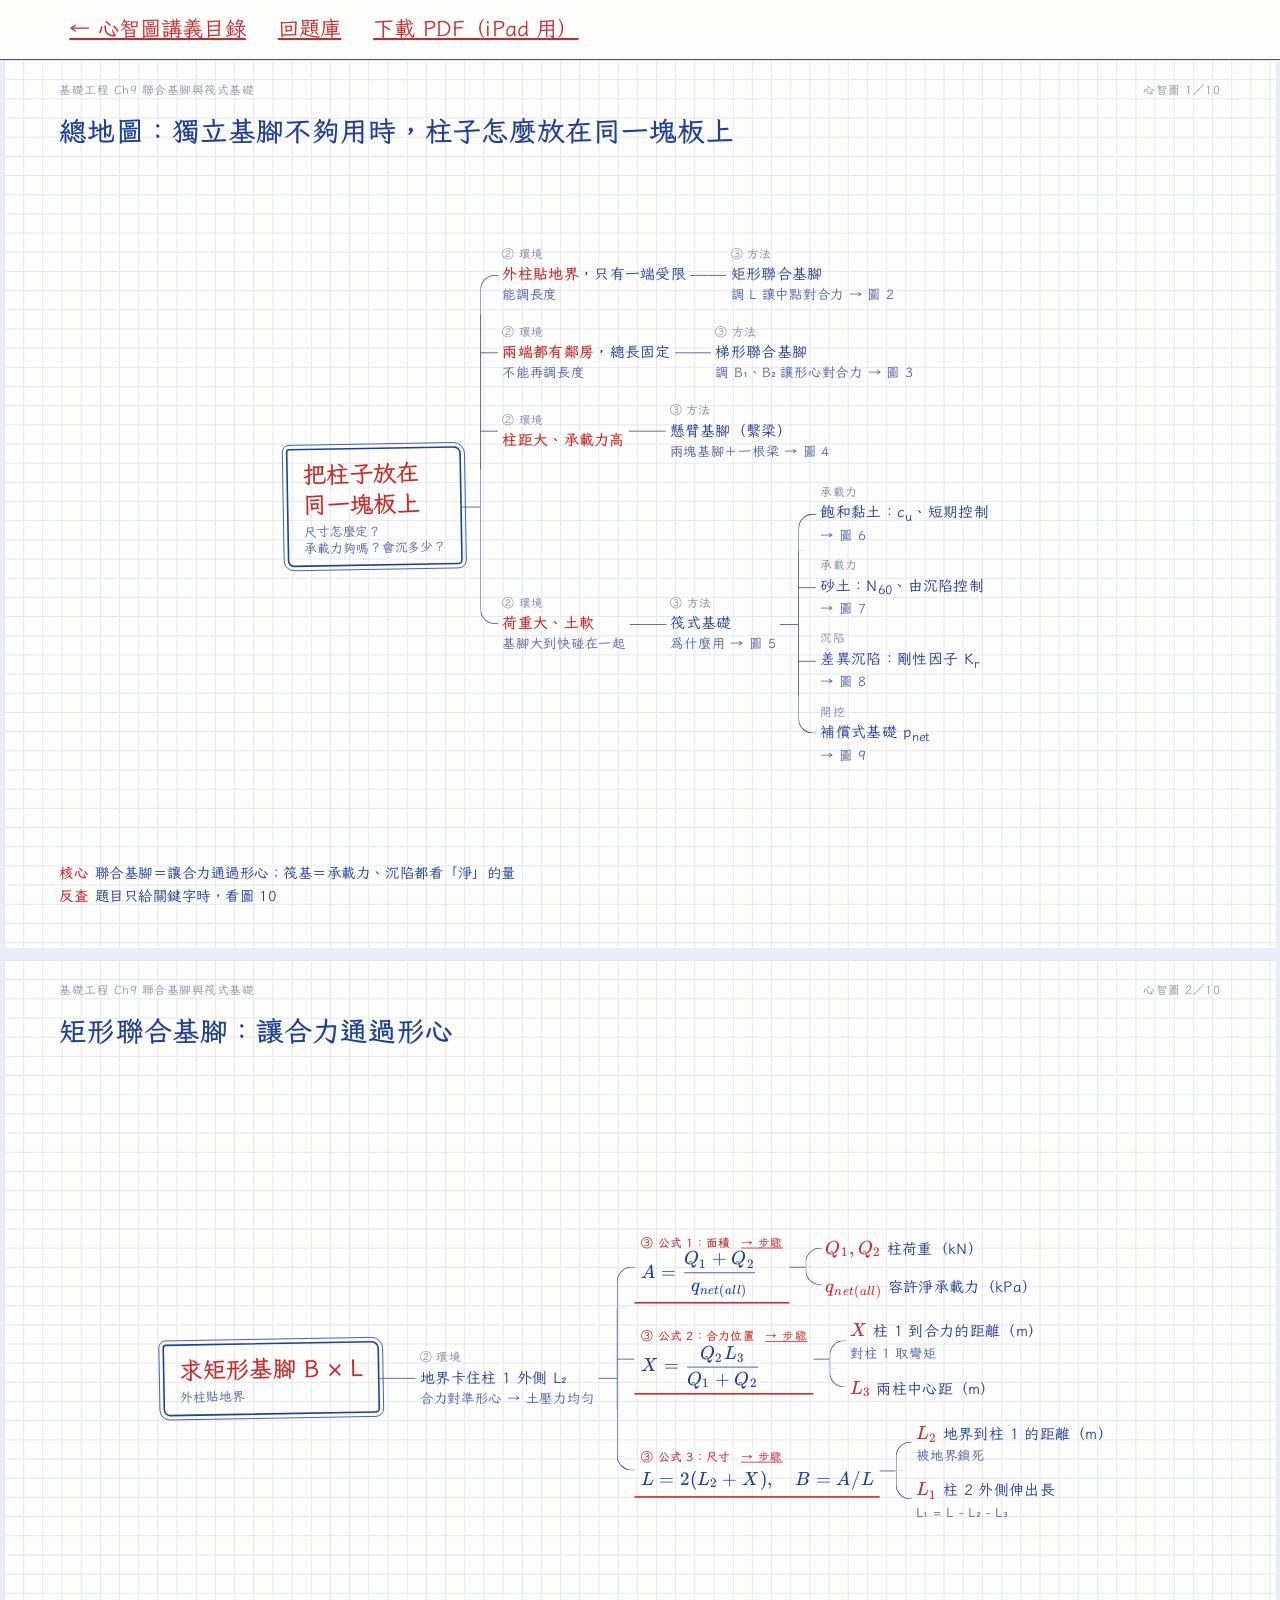
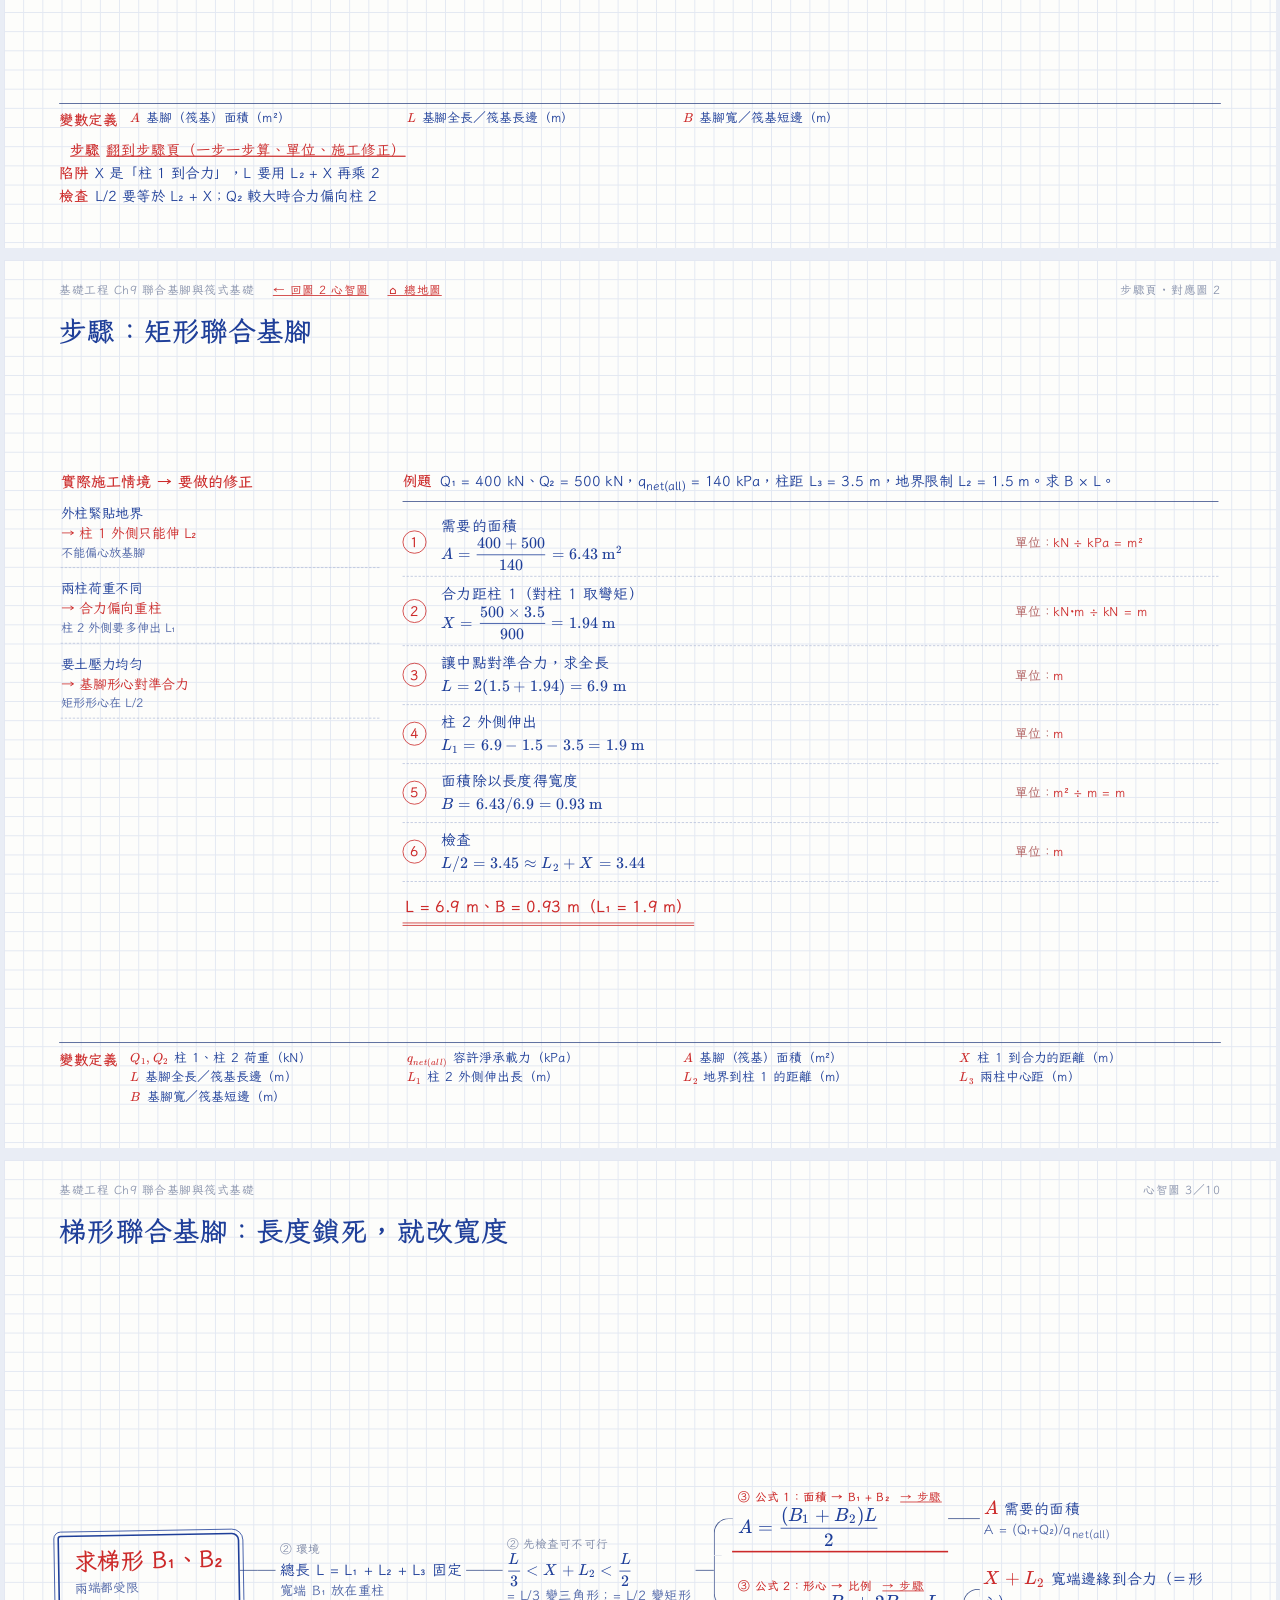
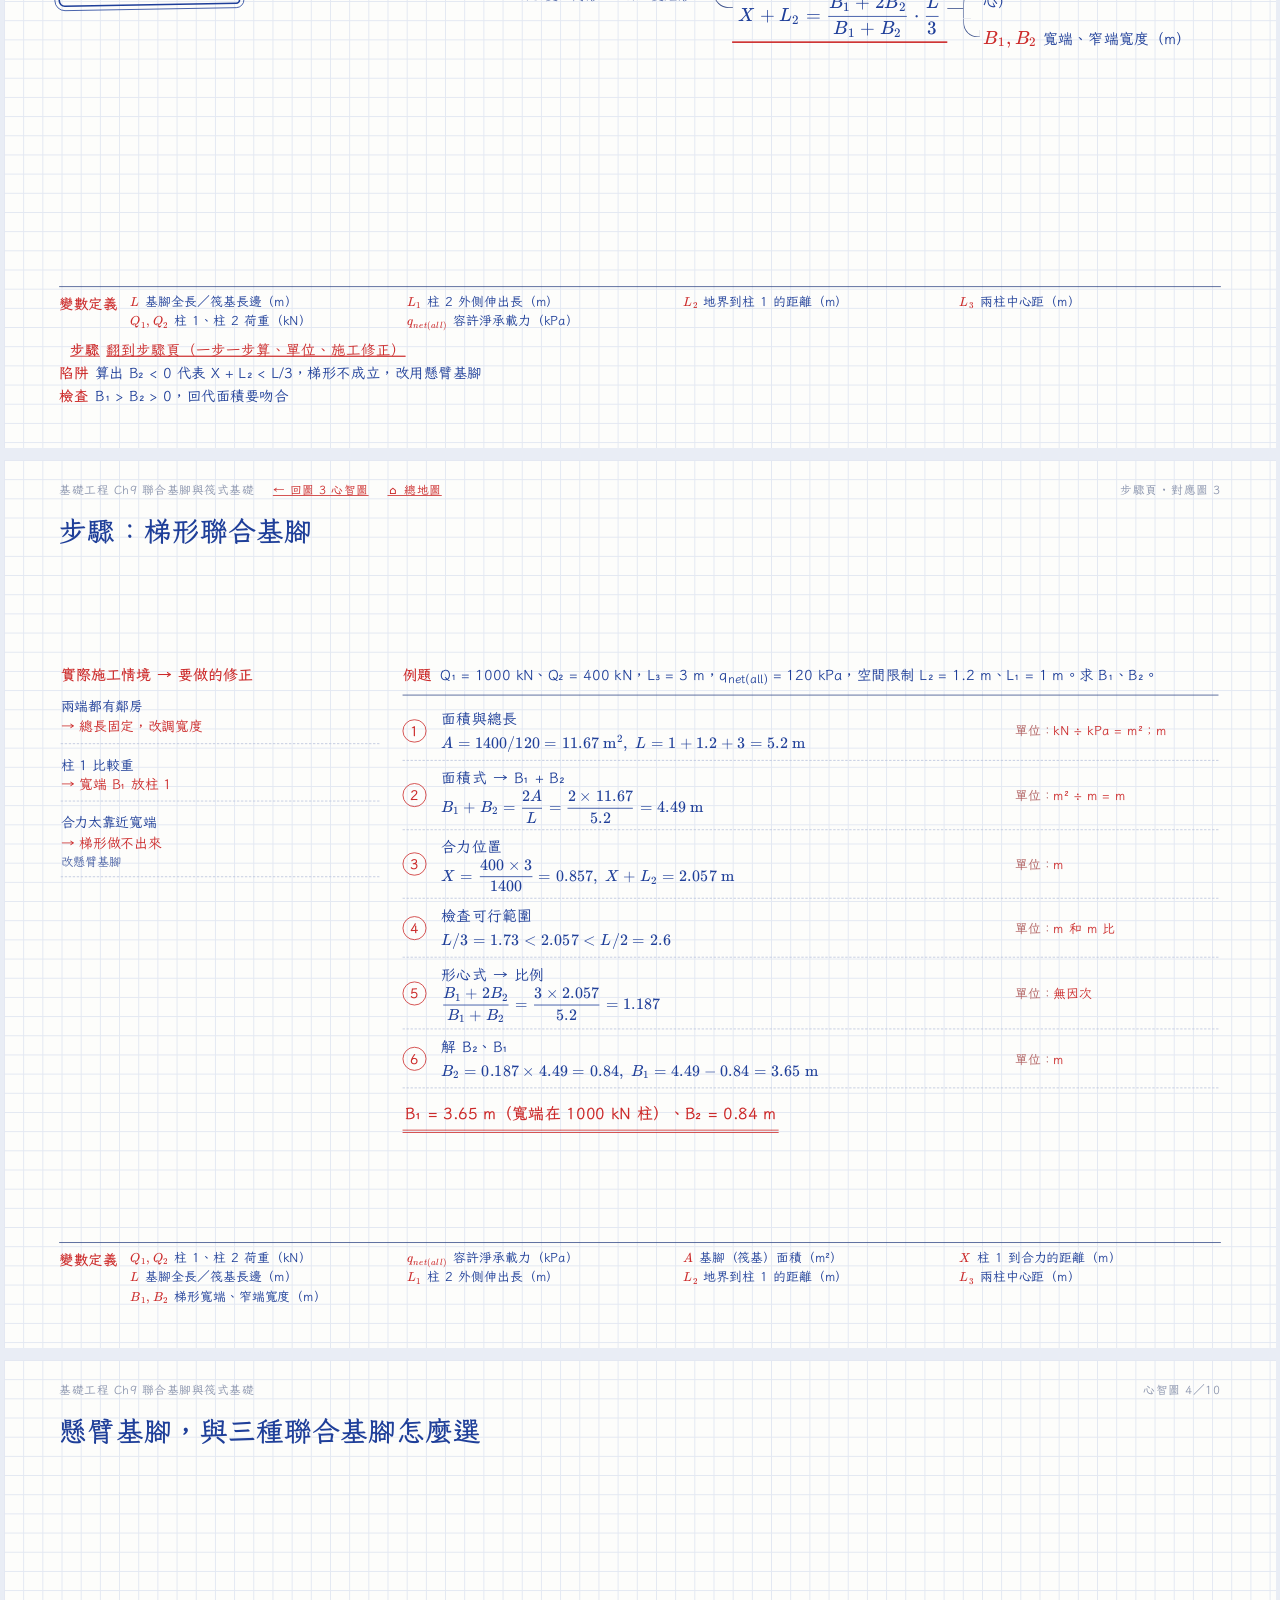
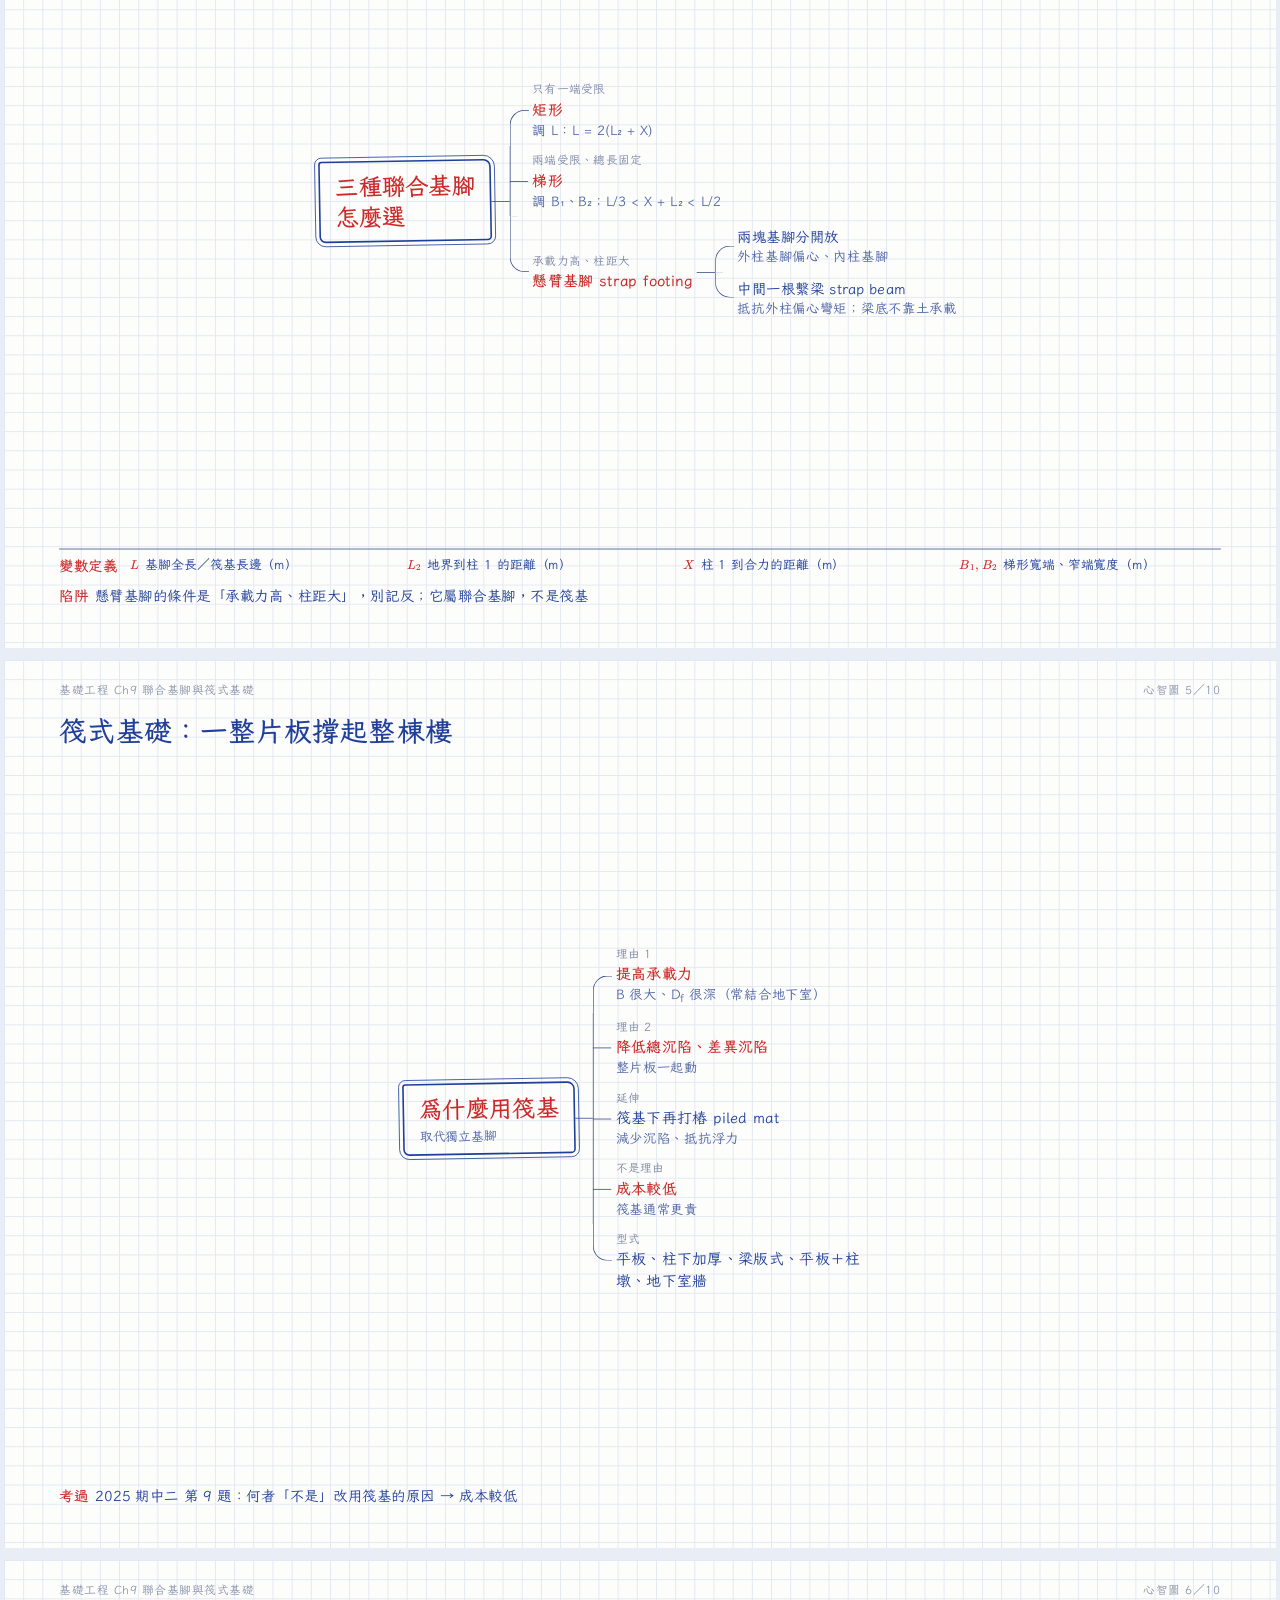
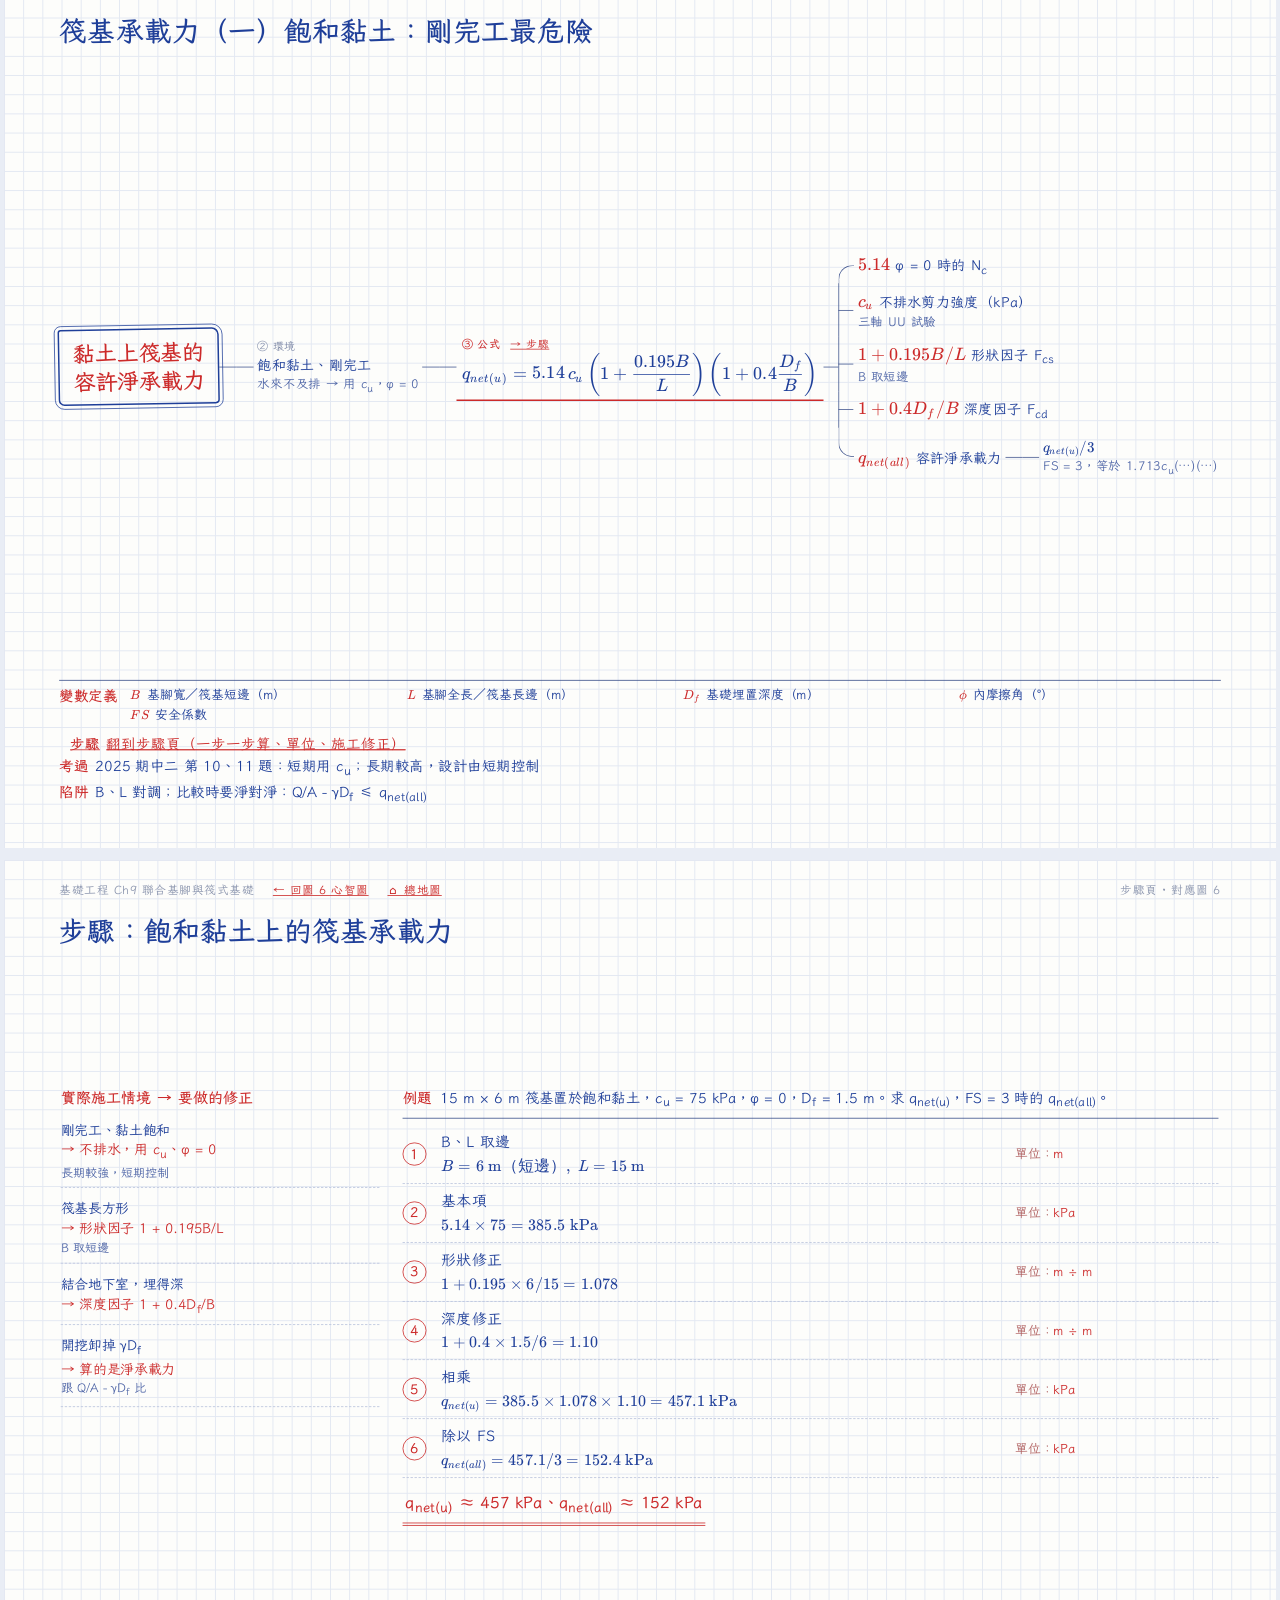
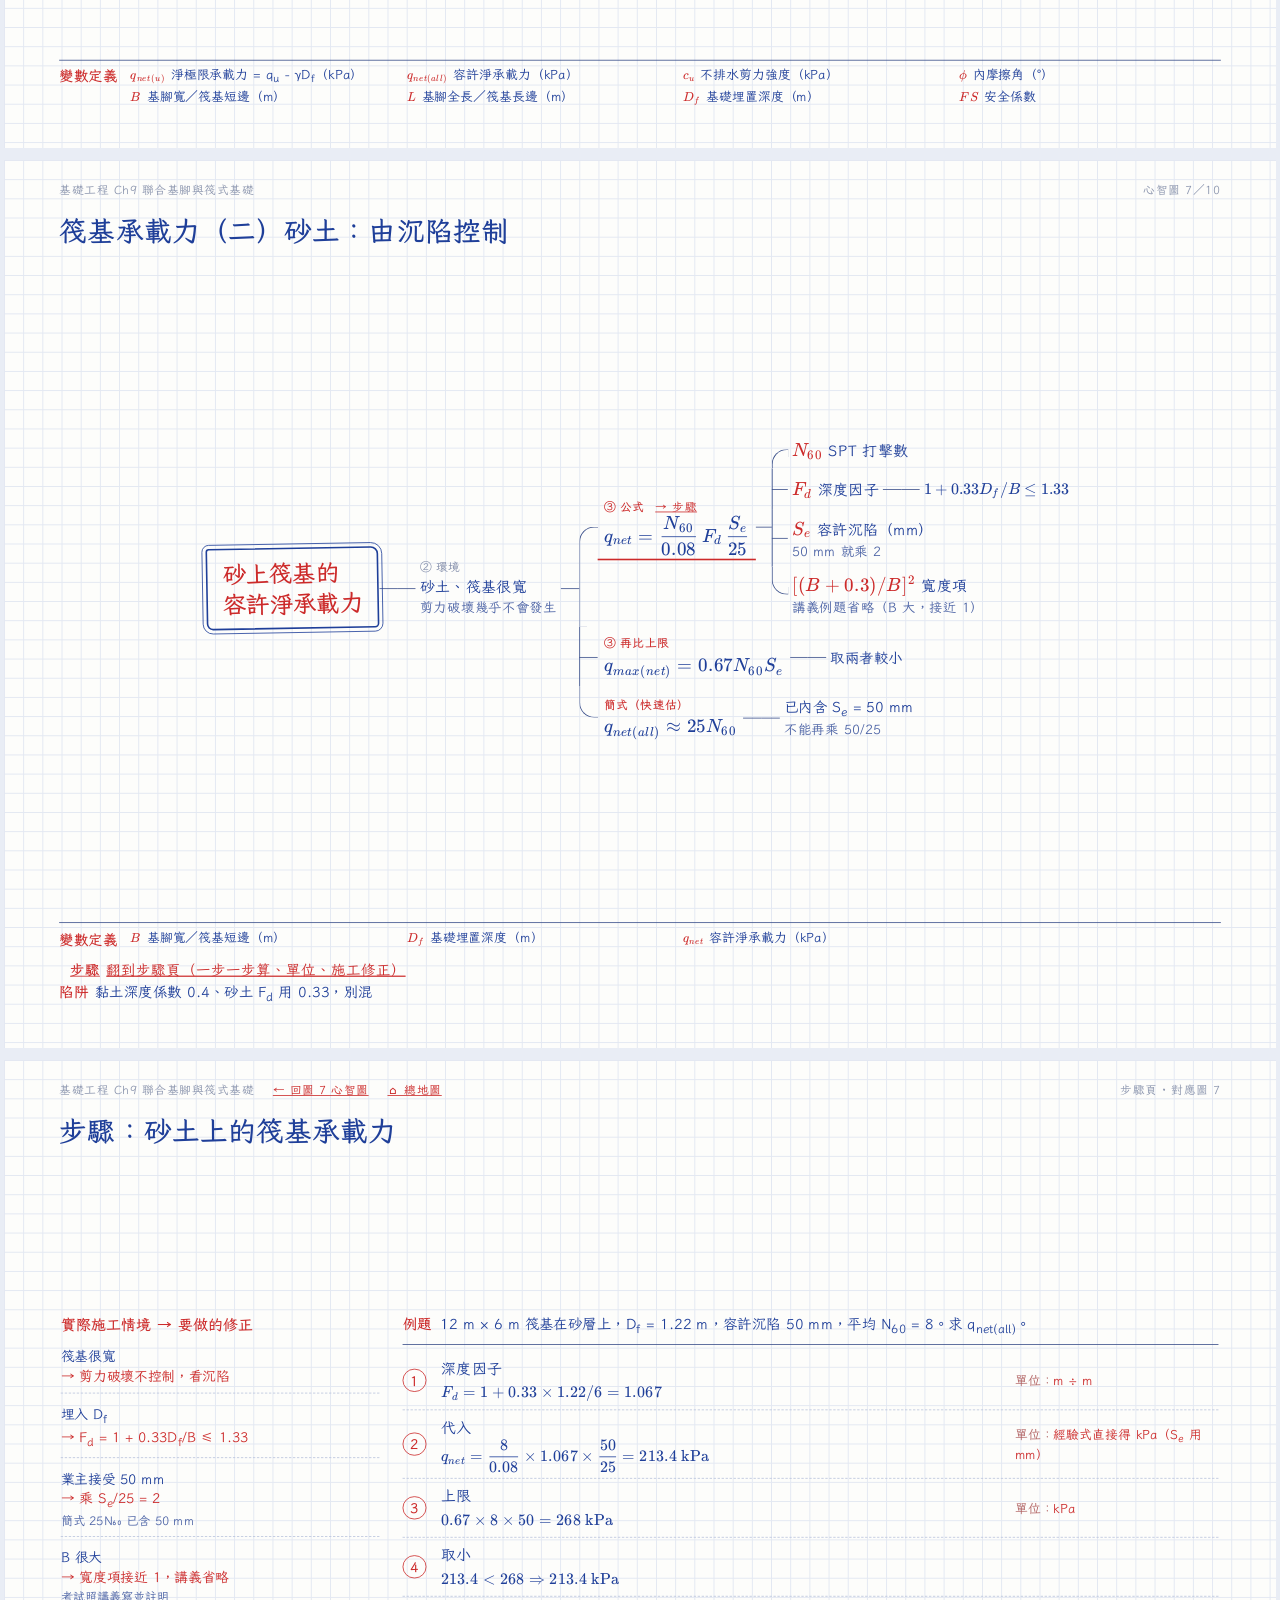
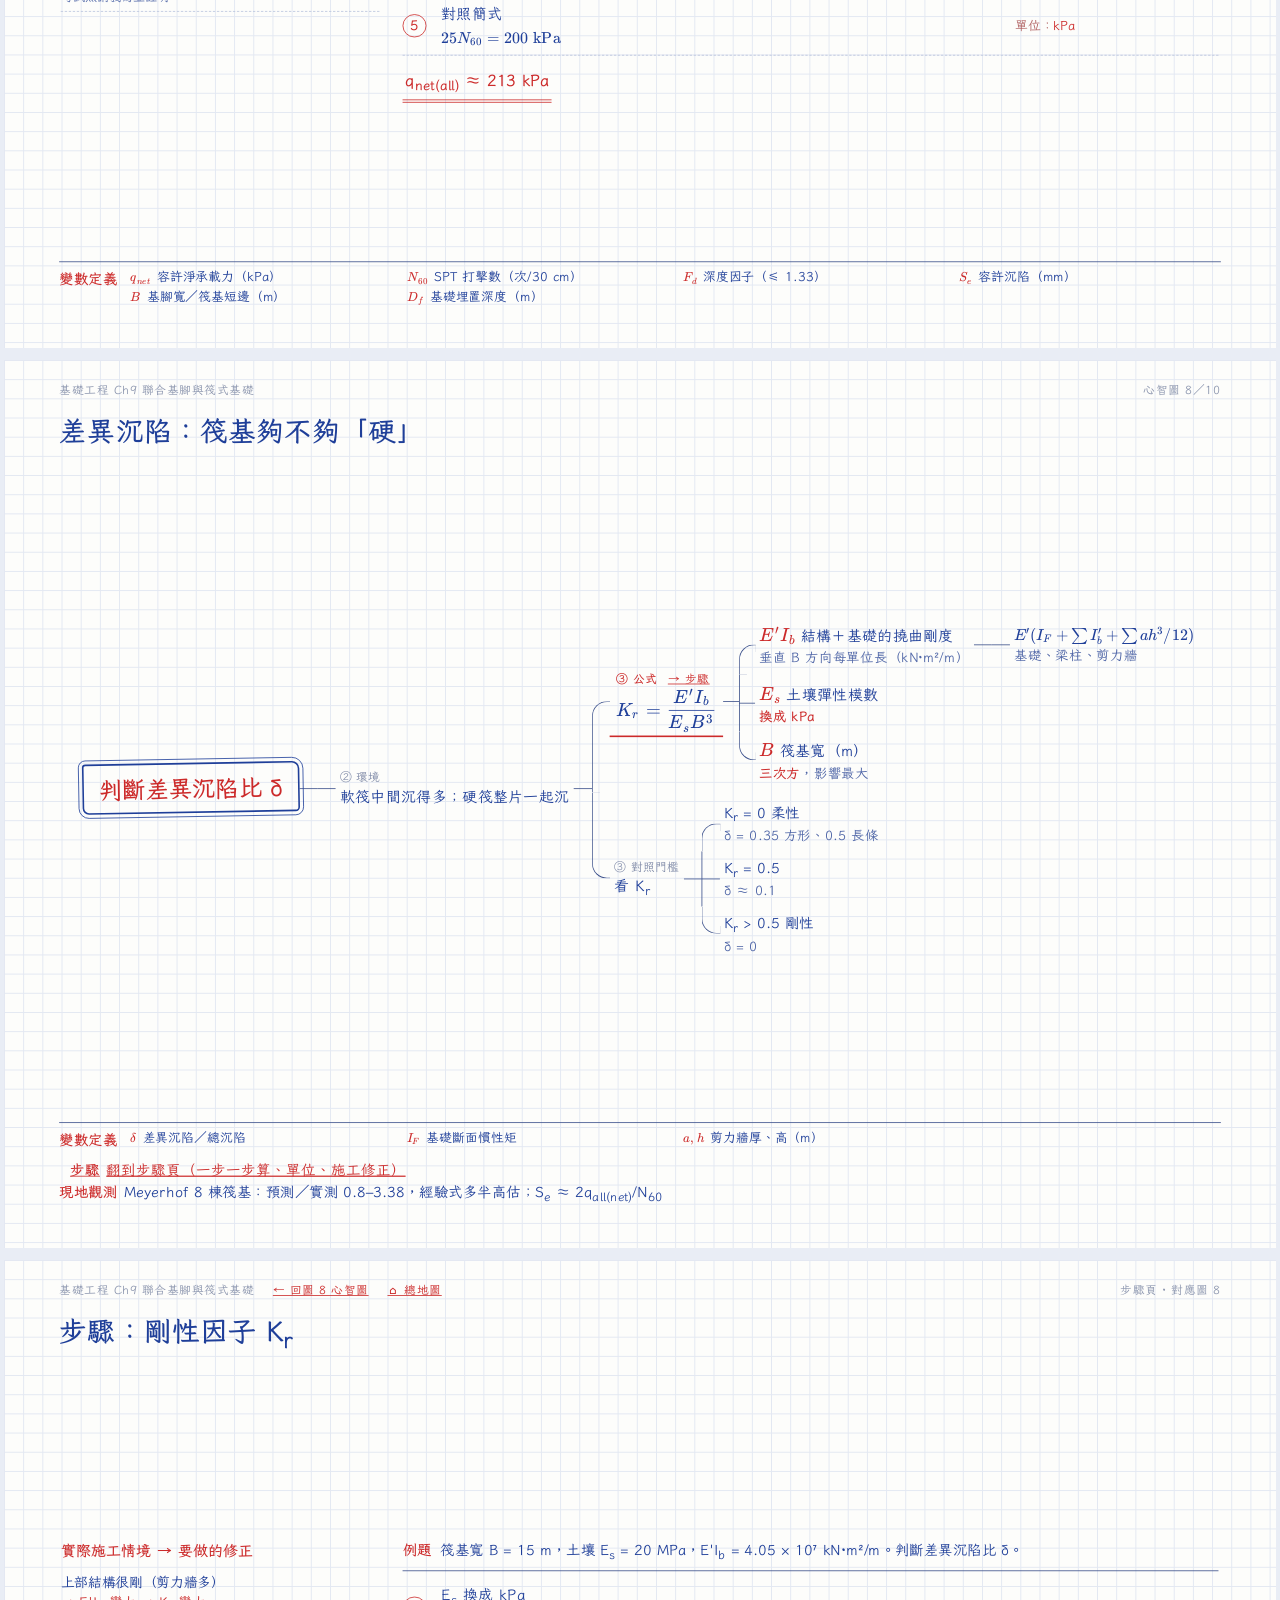
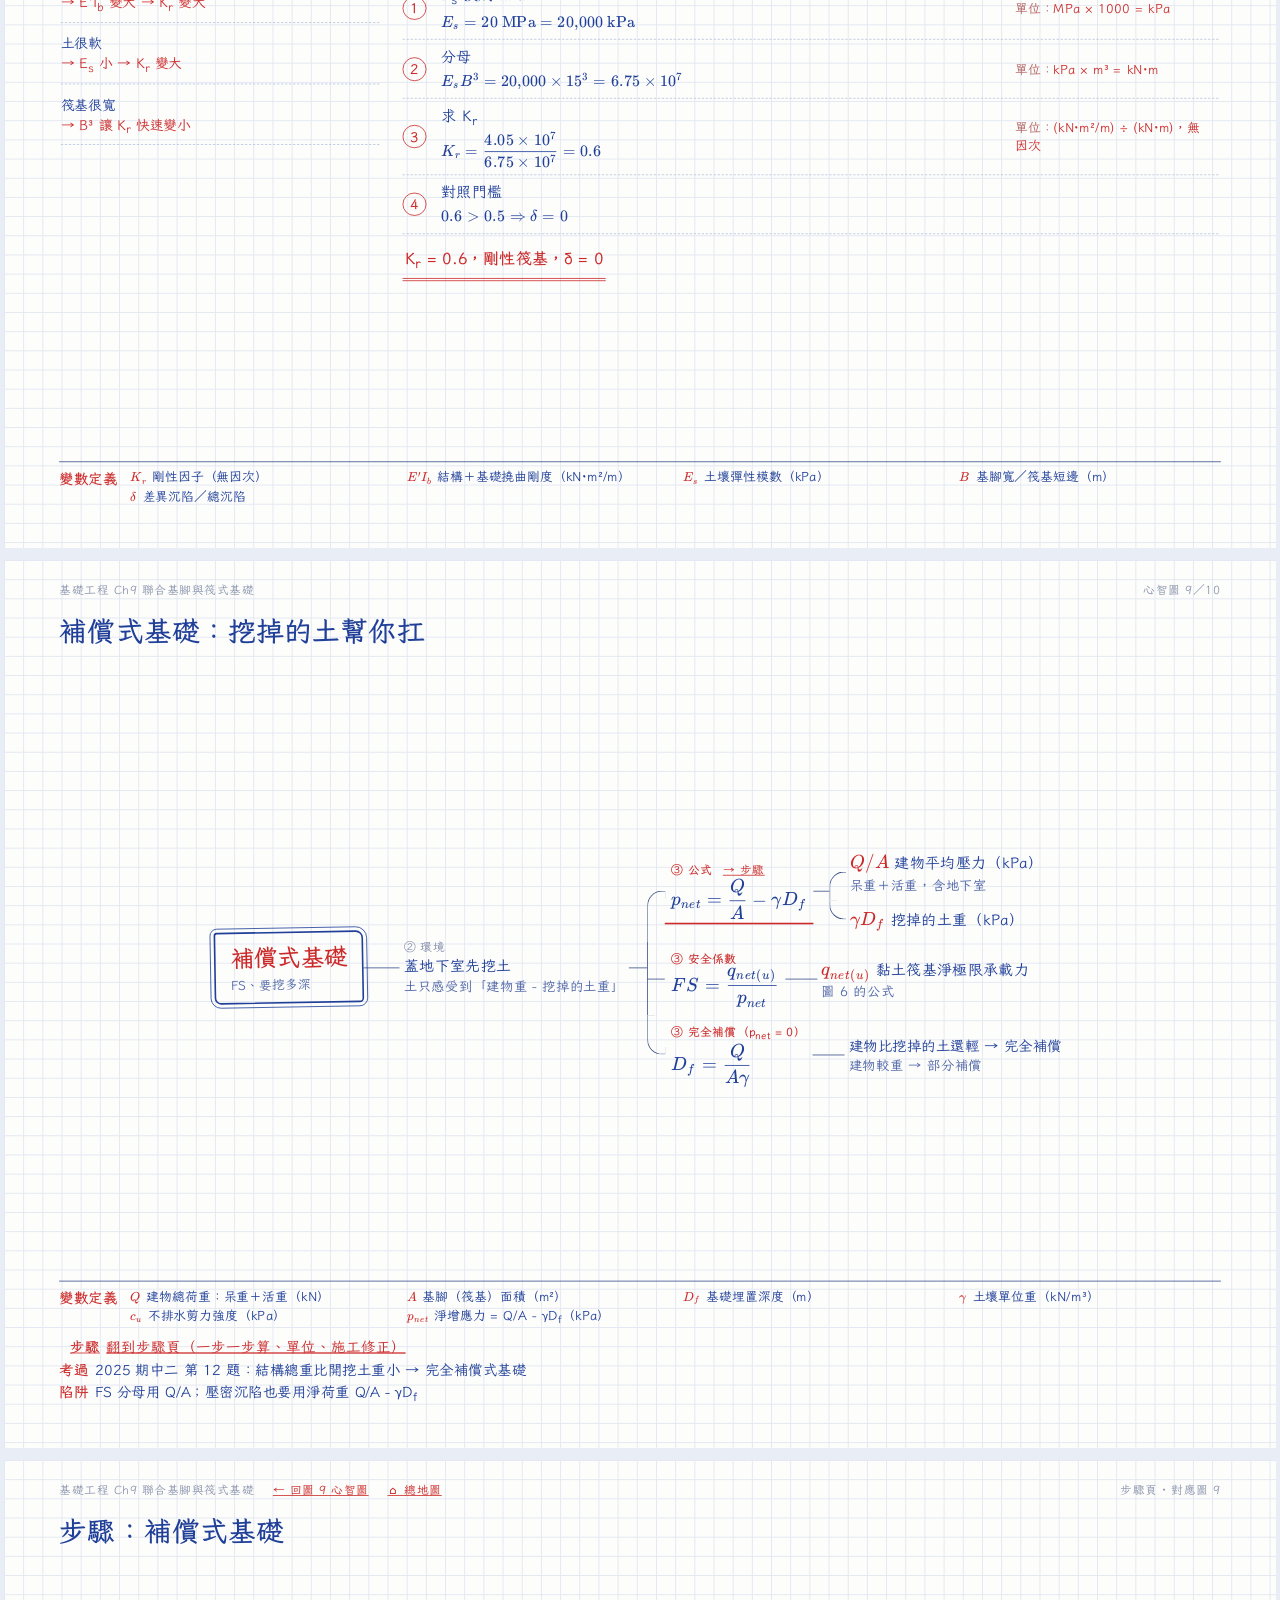
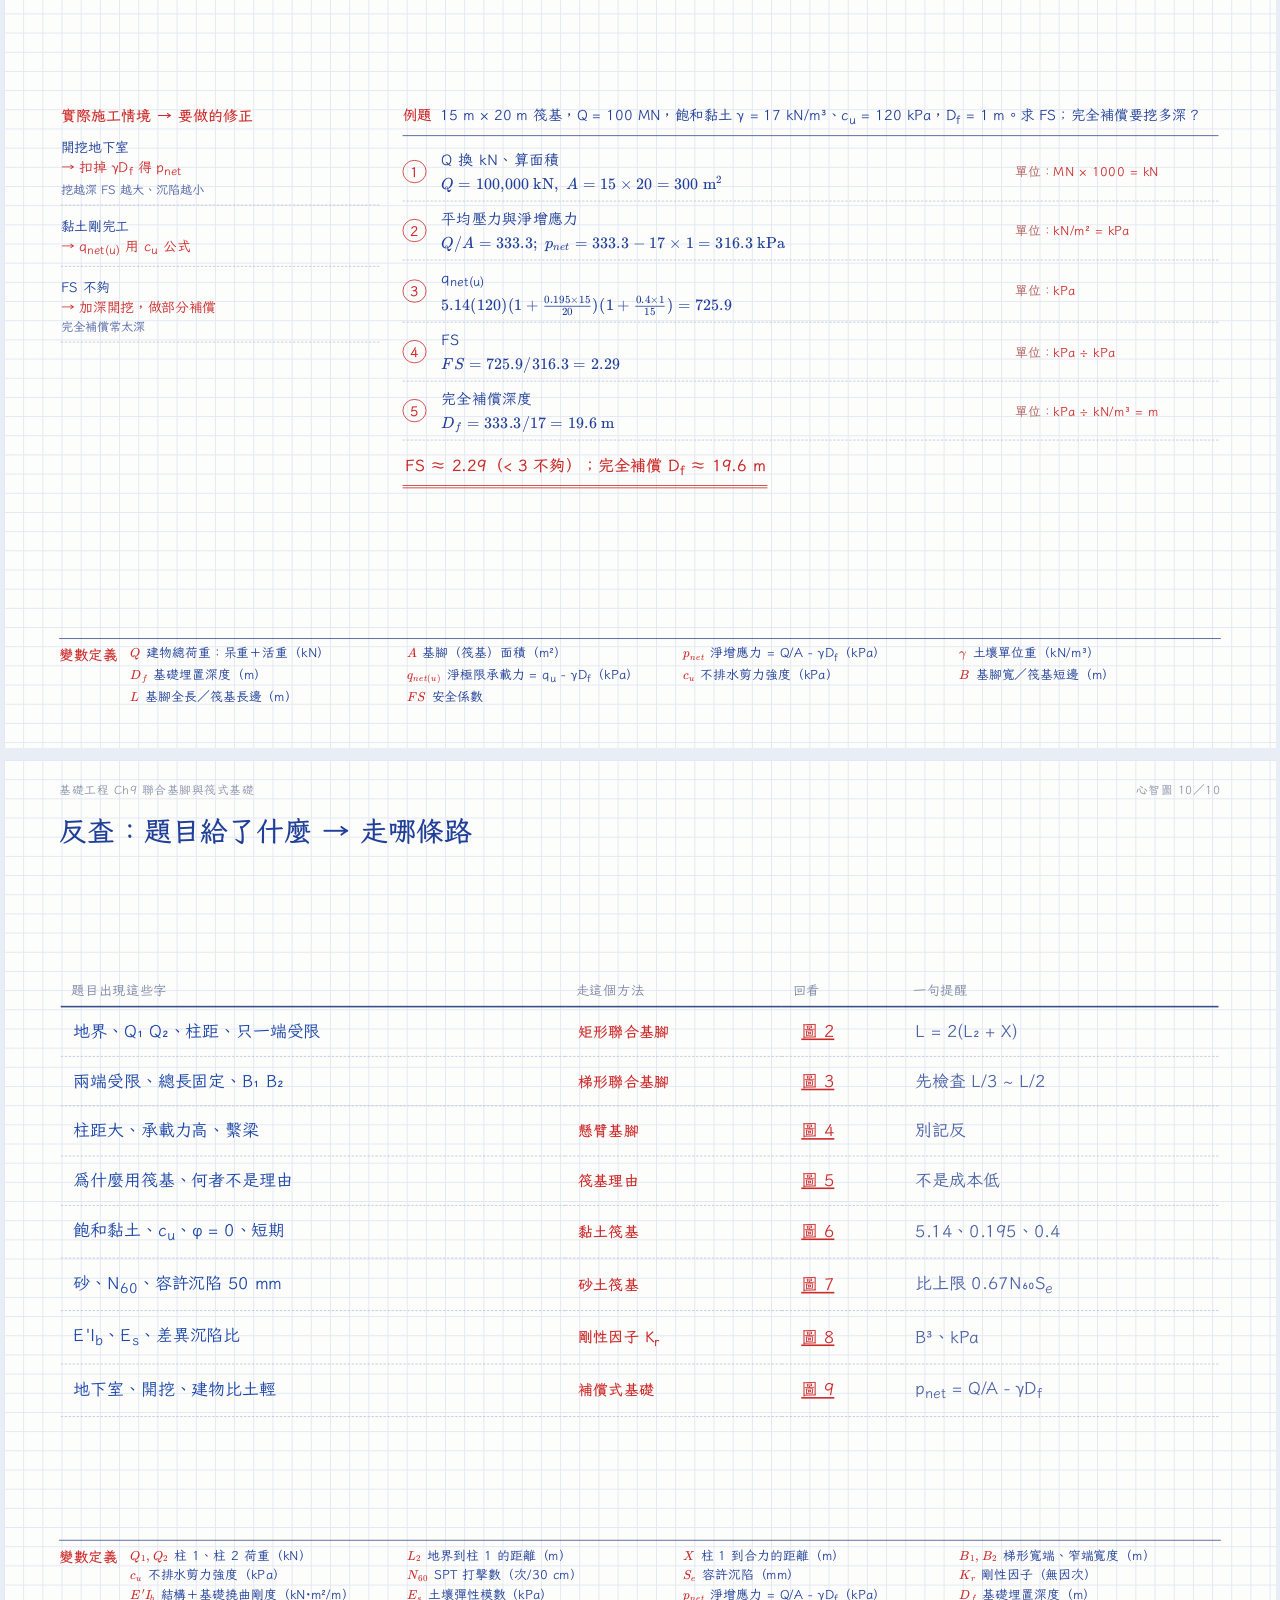
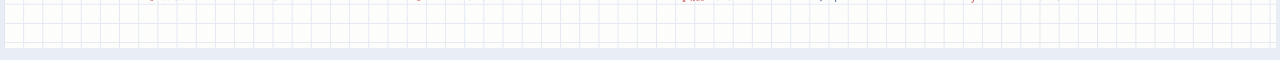
<file: mindmap/ch9.html>
<!doctype html><html lang="zh-Hant"><head><meta charset="utf-8">
<meta name="viewport" content="width=device-width, initial-scale=1">
<title>Ch9 聯合基腳與筏式基礎｜心智圖講義</title>
<link rel="preconnect" href="https://fonts.googleapis.com"><link rel="preconnect" href="https://fonts.gstatic.com" crossorigin>
<link rel="stylesheet" href="https://fonts.googleapis.com/css2?family=LXGW+WenKai+TC:wght@400;700&family=Noto+Sans+TC:wght@400;600&display=swap">
<link rel="stylesheet" href="katex/katex.min.css">
<link rel="stylesheet" href="mm.css"></head><body>
<div class="webbar"><a href="./">← 心智圖講義目錄</a><a href="../">回題庫</a><a href="pdf/ch9.pdf" download>下載 PDF（iPad 用）</a></div>
<section class="page" id="m1">
  <div class="rh"><span>基礎工程 Ch9 聯合基腳與筏式基礎</span><span>心智圖 1／10</span></div>
  <div class="head"><div><h1>總地圖：獨立基腳不夠用時，柱子怎麼放在同一塊板上</h1></div><div class="steps"><span class="on">① 目的</span><span class="on">② 設定環境</span><span class="on">③ 選公式</span><span class="on">④ 變數從哪來</span></div></div>
  <div class="map"><div class="n c-white"><div class="b goal">把柱子放在<br>同一塊板上<span class="s">尺寸怎麼定？<br>承載力夠嗎？會沉多少？</span></div><div class="k"><div class="n c-gray"><div class="b env"><span class="t">② 環境</span><b>外柱貼地界</b>，只有一端受限<span class="s">能調長度</span></div><div class="k"><div class="n c-gray"><a class="lk" href="#m2"><div class="b meth"><span class="t">③ 方法</span>矩形聯合基腳<span class="s">調 L 讓中點對合力 → 圖 2</span></div></a></div></div></div><div class="n c-gray"><div class="b env"><span class="t">② 環境</span><b>兩端都有鄰房</b>，總長固定<span class="s">不能再調長度</span></div><div class="k"><div class="n c-gray"><a class="lk" href="#m3"><div class="b meth"><span class="t">③ 方法</span>梯形聯合基腳<span class="s">調 B₁、B₂ 讓形心對合力 → 圖 3</span></div></a></div></div></div><div class="n c-gray"><div class="b env"><span class="t">② 環境</span><b>柱距大、承載力高</b></div><div class="k"><div class="n c-gray"><a class="lk" href="#m4"><div class="b meth"><span class="t">③ 方法</span>懸臂基腳（繫梁）<span class="s">兩塊基腳＋一根梁 → 圖 4</span></div></a></div></div></div><div class="n c-gray"><div class="b env"><span class="t">② 環境</span><b>荷重大、土軟</b><span class="s">基腳大到快碰在一起</span></div><div class="k"><div class="n c-gray"><a class="lk" href="#m5"><div class="b meth"><span class="t">③ 方法</span>筏式基礎<span class="s">為什麼用 → 圖 5</span></div></a><div class="k"><div class="n c-gray"><a class="lk" href="#m6"><div class="b meth"><span class="t">承載力</span>飽和黏土：c<sub>u</sub>、短期控制<span class="s">→ 圖 6</span></div></a></div><div class="n c-gray"><a class="lk" href="#m7"><div class="b meth"><span class="t">承載力</span>砂土：N<sub>60</sub>、由沉陷控制<span class="s">→ 圖 7</span></div></a></div><div class="n c-gray"><a class="lk" href="#m8"><div class="b meth"><span class="t">沉陷</span>差異沉陷：剛性因子 K<sub>r</sub><span class="s">→ 圖 8</span></div></a></div><div class="n c-gray"><a class="lk" href="#m9"><div class="b meth"><span class="t">開挖</span>補償式基礎 p<sub>net</sub><span class="s">→ 圖 9</span></div></a></div></div></div></div></div></div></div></div>
  
  <div class="foot"><div class="chip tip"><b>核心</b>聯合基腳＝讓合力通過形心；筏基＝承載力、沉陷都看「淨」的量</div><div class="chip tip"><b>反查</b>題目只給關鍵字時，看圖 10</div></div>
</section>
<section class="page" id="m2">
  <div class="rh"><span>基礎工程 Ch9 聯合基腳與筏式基礎</span><span>心智圖 2／10</span></div>
  <div class="head"><div><h1>矩形聯合基腳：讓合力通過形心</h1></div><div class="steps"><span class="on">① 目的</span><span class="on">② 設定環境</span><span class="on">③ 選公式</span><span class="on">④ 變數從哪來</span></div></div>
  <div class="map"><div class="n c-white"><div class="b goal">求矩形基腳 B × L<span class="s">外柱貼地界</span></div><div class="k"><div class="n c-gray"><div class="b env"><span class="t">② 環境</span>地界卡住柱 1 外側 L₂<span class="s">合力對準形心 → 土壓力均勻</span></div><div class="k"><div class="n c-gray"><a class="lk" href="#s2"><div class="b f"><span class="t">③ 公式 1：面積<span class="go">→ 步驟</span></span><span class="tex"><span class="katex"><span class="katex-mathml"><math xmlns="http://www.w3.org/1998/Math/MathML"><semantics><mrow><mi>A</mi><mo>=</mo><mstyle scriptlevel="0" displaystyle="true"><mfrac><mrow><msub><mi>Q</mi><mn>1</mn></msub><mo>+</mo><msub><mi>Q</mi><mn>2</mn></msub></mrow><msub><mi>q</mi><mrow><mi>n</mi><mi>e</mi><mi>t</mi><mo stretchy="false">(</mo><mi>a</mi><mi>l</mi><mi>l</mi><mo stretchy="false">)</mo></mrow></msub></mfrac></mstyle></mrow><annotation encoding="application/x-tex">A = \dfrac{Q_1+Q_2}{q_{net(all)}}</annotation></semantics></math></span><span class="katex-html" aria-hidden="true"><span class="katex-base"><span class="katex-strut" style="height: 0.6833em;"></span><span class="mord mathnormal">A</span><span class="mspace" style="margin-right: 0.2778em;"></span><span class="mrel">=</span><span class="mspace" style="margin-right: 0.2778em;"></span></span><span class="katex-base"><span class="katex-strut" style="height: 2.4015em; vertical-align: -1.0412em;"></span><span class="mord"><span class="mopen nulldelimiter"></span><span class="mfrac"><span class="vlist-t vlist-t2"><span class="vlist-r"><span class="vlist" style="height: 1.3603em;"><span class="" style="top: -2.314em;"><span class="pstrut" style="height: 3em;"></span><span class="mord"><span class="mord"><span class="mord mathnormal" style="margin-right: 0.0359em;">q</span><span class="msupsub"><span class="vlist-t vlist-t2"><span class="vlist-r"><span class="vlist" style="height: 0.3448em;"><span class="" style="top: -2.5198em; margin-left: -0.0359em; margin-right: 0.05em;"><span class="pstrut" style="height: 2.7em;"></span><span class="katex-sizing reset-size6 size3 mtight"><span class="mord mtight"><span class="mord mathnormal mtight">n</span><span class="mord mathnormal mtight">e</span><span class="mord mathnormal mtight">t</span><span class="mopen mtight">(</span><span class="mord mathnormal mtight">a</span><span class="mord mathnormal mtight" style="margin-right: 0.0197em;">l</span><span class="mord mathnormal mtight" style="margin-right: 0.0197em;">l</span><span class="mclose mtight">)</span></span></span></span></span><span class="vlist-s">​</span></span><span class="vlist-r"><span class="vlist" style="height: 0.3552em;"><span class=""></span></span></span></span></span></span></span></span><span class="" style="top: -3.23em;"><span class="pstrut" style="height: 3em;"></span><span class="frac-line" style="border-bottom-width: 0.04em;"></span></span><span class="" style="top: -3.677em;"><span class="pstrut" style="height: 3em;"></span><span class="mord"><span class="mord"><span class="mord mathnormal">Q</span><span class="msupsub"><span class="vlist-t vlist-t2"><span class="vlist-r"><span class="vlist" style="height: 0.3011em;"><span class="" style="top: -2.55em; margin-left: 0em; margin-right: 0.05em;"><span class="pstrut" style="height: 2.7em;"></span><span class="katex-sizing reset-size6 size3 mtight"><span class="mord mtight">1</span></span></span></span><span class="vlist-s">​</span></span><span class="vlist-r"><span class="vlist" style="height: 0.15em;"><span class=""></span></span></span></span></span></span><span class="mspace" style="margin-right: 0.2222em;"></span><span class="mbin">+</span><span class="mspace" style="margin-right: 0.2222em;"></span><span class="mord"><span class="mord mathnormal">Q</span><span class="msupsub"><span class="vlist-t vlist-t2"><span class="vlist-r"><span class="vlist" style="height: 0.3011em;"><span class="" style="top: -2.55em; margin-left: 0em; margin-right: 0.05em;"><span class="pstrut" style="height: 2.7em;"></span><span class="katex-sizing reset-size6 size3 mtight"><span class="mord mtight">2</span></span></span></span><span class="vlist-s">​</span></span><span class="vlist-r"><span class="vlist" style="height: 0.15em;"><span class=""></span></span></span></span></span></span></span></span></span><span class="vlist-s">​</span></span><span class="vlist-r"><span class="vlist" style="height: 1.0412em;"><span class=""></span></span></span></span></span><span class="mclose nulldelimiter"></span></span></span></span></span></span></div></a><div class="k tight"><div class="n c-gray"><div class="b v "><span class="sym"><span class="tex"><span class="katex"><span class="katex-mathml"><math xmlns="http://www.w3.org/1998/Math/MathML"><semantics><mrow><msub><mi>Q</mi><mn>1</mn></msub><mo separator="true">,</mo><msub><mi>Q</mi><mn>2</mn></msub></mrow><annotation encoding="application/x-tex">Q_1, Q_2</annotation></semantics></math></span><span class="katex-html" aria-hidden="true"><span class="katex-base"><span class="katex-strut" style="height: 0.8778em; vertical-align: -0.1944em;"></span><span class="mord"><span class="mord mathnormal">Q</span><span class="msupsub"><span class="vlist-t vlist-t2"><span class="vlist-r"><span class="vlist" style="height: 0.3011em;"><span class="" style="top: -2.55em; margin-left: 0em; margin-right: 0.05em;"><span class="pstrut" style="height: 2.7em;"></span><span class="katex-sizing reset-size6 size3 mtight"><span class="mord mtight">1</span></span></span></span><span class="vlist-s">​</span></span><span class="vlist-r"><span class="vlist" style="height: 0.15em;"><span class=""></span></span></span></span></span></span><span class="mpunct">,</span><span class="mspace" style="margin-right: 0.1667em;"></span><span class="mord"><span class="mord mathnormal">Q</span><span class="msupsub"><span class="vlist-t vlist-t2"><span class="vlist-r"><span class="vlist" style="height: 0.3011em;"><span class="" style="top: -2.55em; margin-left: 0em; margin-right: 0.05em;"><span class="pstrut" style="height: 2.7em;"></span><span class="katex-sizing reset-size6 size3 mtight"><span class="mord mtight">2</span></span></span></span><span class="vlist-s">​</span></span><span class="vlist-r"><span class="vlist" style="height: 0.15em;"><span class=""></span></span></span></span></span></span></span></span></span></span></span>柱荷重（kN）</div></div><div class="n c-gray"><div class="b v "><span class="sym"><span class="tex"><span class="katex"><span class="katex-mathml"><math xmlns="http://www.w3.org/1998/Math/MathML"><semantics><mrow><msub><mi>q</mi><mrow><mi>n</mi><mi>e</mi><mi>t</mi><mo stretchy="false">(</mo><mi>a</mi><mi>l</mi><mi>l</mi><mo stretchy="false">)</mo></mrow></msub></mrow><annotation encoding="application/x-tex">q_{net(all)}</annotation></semantics></math></span><span class="katex-html" aria-hidden="true"><span class="katex-base"><span class="katex-strut" style="height: 0.7858em; vertical-align: -0.3552em;"></span><span class="mord"><span class="mord mathnormal" style="margin-right: 0.0359em;">q</span><span class="msupsub"><span class="vlist-t vlist-t2"><span class="vlist-r"><span class="vlist" style="height: 0.3448em;"><span class="" style="top: -2.5198em; margin-left: -0.0359em; margin-right: 0.05em;"><span class="pstrut" style="height: 2.7em;"></span><span class="katex-sizing reset-size6 size3 mtight"><span class="mord mtight"><span class="mord mathnormal mtight">n</span><span class="mord mathnormal mtight">e</span><span class="mord mathnormal mtight">t</span><span class="mopen mtight">(</span><span class="mord mathnormal mtight">a</span><span class="mord mathnormal mtight" style="margin-right: 0.0197em;">l</span><span class="mord mathnormal mtight" style="margin-right: 0.0197em;">l</span><span class="mclose mtight">)</span></span></span></span></span><span class="vlist-s">​</span></span><span class="vlist-r"><span class="vlist" style="height: 0.3552em;"><span class=""></span></span></span></span></span></span></span></span></span></span></span>容許淨承載力（kPa）</div></div></div></div><div class="n c-gray"><a class="lk" href="#s2"><div class="b f"><span class="t">③ 公式 2：合力位置<span class="go">→ 步驟</span></span><span class="tex"><span class="katex"><span class="katex-mathml"><math xmlns="http://www.w3.org/1998/Math/MathML"><semantics><mrow><mi>X</mi><mo>=</mo><mstyle scriptlevel="0" displaystyle="true"><mfrac><mrow><msub><mi>Q</mi><mn>2</mn></msub><msub><mi>L</mi><mn>3</mn></msub></mrow><mrow><msub><mi>Q</mi><mn>1</mn></msub><mo>+</mo><msub><mi>Q</mi><mn>2</mn></msub></mrow></mfrac></mstyle></mrow><annotation encoding="application/x-tex">X = \dfrac{Q_2 L_3}{Q_1+Q_2}</annotation></semantics></math></span><span class="katex-html" aria-hidden="true"><span class="katex-base"><span class="katex-strut" style="height: 0.6833em;"></span><span class="mord mathnormal" style="margin-right: 0.0785em;">X</span><span class="mspace" style="margin-right: 0.2778em;"></span><span class="mrel">=</span><span class="mspace" style="margin-right: 0.2778em;"></span></span><span class="katex-base"><span class="katex-strut" style="height: 2.2408em; vertical-align: -0.8804em;"></span><span class="mord"><span class="mopen nulldelimiter"></span><span class="mfrac"><span class="vlist-t vlist-t2"><span class="vlist-r"><span class="vlist" style="height: 1.3603em;"><span class="" style="top: -2.314em;"><span class="pstrut" style="height: 3em;"></span><span class="mord"><span class="mord"><span class="mord mathnormal">Q</span><span class="msupsub"><span class="vlist-t vlist-t2"><span class="vlist-r"><span class="vlist" style="height: 0.3011em;"><span class="" style="top: -2.55em; margin-left: 0em; margin-right: 0.05em;"><span class="pstrut" style="height: 2.7em;"></span><span class="katex-sizing reset-size6 size3 mtight"><span class="mord mtight">1</span></span></span></span><span class="vlist-s">​</span></span><span class="vlist-r"><span class="vlist" style="height: 0.15em;"><span class=""></span></span></span></span></span></span><span class="mspace" style="margin-right: 0.2222em;"></span><span class="mbin">+</span><span class="mspace" style="margin-right: 0.2222em;"></span><span class="mord"><span class="mord mathnormal">Q</span><span class="msupsub"><span class="vlist-t vlist-t2"><span class="vlist-r"><span class="vlist" style="height: 0.3011em;"><span class="" style="top: -2.55em; margin-left: 0em; margin-right: 0.05em;"><span class="pstrut" style="height: 2.7em;"></span><span class="katex-sizing reset-size6 size3 mtight"><span class="mord mtight">2</span></span></span></span><span class="vlist-s">​</span></span><span class="vlist-r"><span class="vlist" style="height: 0.15em;"><span class=""></span></span></span></span></span></span></span></span><span class="" style="top: -3.23em;"><span class="pstrut" style="height: 3em;"></span><span class="frac-line" style="border-bottom-width: 0.04em;"></span></span><span class="" style="top: -3.677em;"><span class="pstrut" style="height: 3em;"></span><span class="mord"><span class="mord"><span class="mord mathnormal">Q</span><span class="msupsub"><span class="vlist-t vlist-t2"><span class="vlist-r"><span class="vlist" style="height: 0.3011em;"><span class="" style="top: -2.55em; margin-left: 0em; margin-right: 0.05em;"><span class="pstrut" style="height: 2.7em;"></span><span class="katex-sizing reset-size6 size3 mtight"><span class="mord mtight">2</span></span></span></span><span class="vlist-s">​</span></span><span class="vlist-r"><span class="vlist" style="height: 0.15em;"><span class=""></span></span></span></span></span></span><span class="mord"><span class="mord mathnormal">L</span><span class="msupsub"><span class="vlist-t vlist-t2"><span class="vlist-r"><span class="vlist" style="height: 0.3011em;"><span class="" style="top: -2.55em; margin-left: 0em; margin-right: 0.05em;"><span class="pstrut" style="height: 2.7em;"></span><span class="katex-sizing reset-size6 size3 mtight"><span class="mord mtight">3</span></span></span></span><span class="vlist-s">​</span></span><span class="vlist-r"><span class="vlist" style="height: 0.15em;"><span class=""></span></span></span></span></span></span></span></span></span><span class="vlist-s">​</span></span><span class="vlist-r"><span class="vlist" style="height: 0.8804em;"><span class=""></span></span></span></span></span><span class="mclose nulldelimiter"></span></span></span></span></span></span></div></a><div class="k tight"><div class="n c-gray"><div class="b v "><span class="sym"><span class="tex"><span class="katex"><span class="katex-mathml"><math xmlns="http://www.w3.org/1998/Math/MathML"><semantics><mrow><mi>X</mi></mrow><annotation encoding="application/x-tex">X</annotation></semantics></math></span><span class="katex-html" aria-hidden="true"><span class="katex-base"><span class="katex-strut" style="height: 0.6833em;"></span><span class="mord mathnormal" style="margin-right: 0.0785em;">X</span></span></span></span></span></span>柱 1 到合力的距離（m）<span class="s">對柱 1 取彎矩</span></div></div><div class="n c-gray"><div class="b v "><span class="sym"><span class="tex"><span class="katex"><span class="katex-mathml"><math xmlns="http://www.w3.org/1998/Math/MathML"><semantics><mrow><msub><mi>L</mi><mn>3</mn></msub></mrow><annotation encoding="application/x-tex">L_3</annotation></semantics></math></span><span class="katex-html" aria-hidden="true"><span class="katex-base"><span class="katex-strut" style="height: 0.8333em; vertical-align: -0.15em;"></span><span class="mord"><span class="mord mathnormal">L</span><span class="msupsub"><span class="vlist-t vlist-t2"><span class="vlist-r"><span class="vlist" style="height: 0.3011em;"><span class="" style="top: -2.55em; margin-left: 0em; margin-right: 0.05em;"><span class="pstrut" style="height: 2.7em;"></span><span class="katex-sizing reset-size6 size3 mtight"><span class="mord mtight">3</span></span></span></span><span class="vlist-s">​</span></span><span class="vlist-r"><span class="vlist" style="height: 0.15em;"><span class=""></span></span></span></span></span></span></span></span></span></span></span>兩柱中心距（m）</div></div></div></div><div class="n c-gray"><a class="lk" href="#s2"><div class="b f"><span class="t">③ 公式 3：尺寸<span class="go">→ 步驟</span></span><span class="tex"><span class="katex"><span class="katex-mathml"><math xmlns="http://www.w3.org/1998/Math/MathML"><semantics><mrow><mi>L</mi><mo>=</mo><mn>2</mn><mo stretchy="false">(</mo><msub><mi>L</mi><mn>2</mn></msub><mo>+</mo><mi>X</mi><mo stretchy="false">)</mo><mo separator="true">,</mo><mspace width="1em"></mspace><mi>B</mi><mo>=</mo><mi>A</mi><mi mathvariant="normal">/</mi><mi>L</mi></mrow><annotation encoding="application/x-tex">L = 2(L_2 + X),\quad B = A/L</annotation></semantics></math></span><span class="katex-html" aria-hidden="true"><span class="katex-base"><span class="katex-strut" style="height: 0.6833em;"></span><span class="mord mathnormal">L</span><span class="mspace" style="margin-right: 0.2778em;"></span><span class="mrel">=</span><span class="mspace" style="margin-right: 0.2778em;"></span></span><span class="katex-base"><span class="katex-strut" style="height: 1em; vertical-align: -0.25em;"></span><span class="mord">2</span><span class="mopen">(</span><span class="mord"><span class="mord mathnormal">L</span><span class="msupsub"><span class="vlist-t vlist-t2"><span class="vlist-r"><span class="vlist" style="height: 0.3011em;"><span class="" style="top: -2.55em; margin-left: 0em; margin-right: 0.05em;"><span class="pstrut" style="height: 2.7em;"></span><span class="katex-sizing reset-size6 size3 mtight"><span class="mord mtight">2</span></span></span></span><span class="vlist-s">​</span></span><span class="vlist-r"><span class="vlist" style="height: 0.15em;"><span class=""></span></span></span></span></span></span><span class="mspace" style="margin-right: 0.2222em;"></span><span class="mbin">+</span><span class="mspace" style="margin-right: 0.2222em;"></span></span><span class="katex-base"><span class="katex-strut" style="height: 1em; vertical-align: -0.25em;"></span><span class="mord mathnormal" style="margin-right: 0.0785em;">X</span><span class="mclose">)</span><span class="mpunct">,</span><span class="mspace" style="margin-right: 1em;"></span><span class="mspace" style="margin-right: 0.1667em;"></span><span class="mord mathnormal" style="margin-right: 0.0502em;">B</span><span class="mspace" style="margin-right: 0.2778em;"></span><span class="mrel">=</span><span class="mspace" style="margin-right: 0.2778em;"></span></span><span class="katex-base"><span class="katex-strut" style="height: 1em; vertical-align: -0.25em;"></span><span class="mord mathnormal">A</span><span class="mord">/</span><span class="mord mathnormal">L</span></span></span></span></span></div></a><div class="k tight"><div class="n c-gray"><div class="b v "><span class="sym"><span class="tex"><span class="katex"><span class="katex-mathml"><math xmlns="http://www.w3.org/1998/Math/MathML"><semantics><mrow><msub><mi>L</mi><mn>2</mn></msub></mrow><annotation encoding="application/x-tex">L_2</annotation></semantics></math></span><span class="katex-html" aria-hidden="true"><span class="katex-base"><span class="katex-strut" style="height: 0.8333em; vertical-align: -0.15em;"></span><span class="mord"><span class="mord mathnormal">L</span><span class="msupsub"><span class="vlist-t vlist-t2"><span class="vlist-r"><span class="vlist" style="height: 0.3011em;"><span class="" style="top: -2.55em; margin-left: 0em; margin-right: 0.05em;"><span class="pstrut" style="height: 2.7em;"></span><span class="katex-sizing reset-size6 size3 mtight"><span class="mord mtight">2</span></span></span></span><span class="vlist-s">​</span></span><span class="vlist-r"><span class="vlist" style="height: 0.15em;"><span class=""></span></span></span></span></span></span></span></span></span></span></span>地界到柱 1 的距離（m）<span class="s">被地界鎖死</span></div></div><div class="n c-gray"><div class="b v "><span class="sym"><span class="tex"><span class="katex"><span class="katex-mathml"><math xmlns="http://www.w3.org/1998/Math/MathML"><semantics><mrow><msub><mi>L</mi><mn>1</mn></msub></mrow><annotation encoding="application/x-tex">L_1</annotation></semantics></math></span><span class="katex-html" aria-hidden="true"><span class="katex-base"><span class="katex-strut" style="height: 0.8333em; vertical-align: -0.15em;"></span><span class="mord"><span class="mord mathnormal">L</span><span class="msupsub"><span class="vlist-t vlist-t2"><span class="vlist-r"><span class="vlist" style="height: 0.3011em;"><span class="" style="top: -2.55em; margin-left: 0em; margin-right: 0.05em;"><span class="pstrut" style="height: 2.7em;"></span><span class="katex-sizing reset-size6 size3 mtight"><span class="mord mtight">1</span></span></span></span><span class="vlist-s">​</span></span><span class="vlist-r"><span class="vlist" style="height: 0.15em;"><span class=""></span></span></span></span></span></span></span></span></span></span></span>柱 2 外側伸出長<span class="s">L₁ = L − L₂ − L₃</span></div></div></div></div></div></div></div></div></div>
  <div class="defs"><div class="dh">變數定義</div><div class="dg"><div class="d"><span class="ds"><span class="tex"><span class="katex"><span class="katex-mathml"><math xmlns="http://www.w3.org/1998/Math/MathML"><semantics><mrow><mi>A</mi></mrow><annotation encoding="application/x-tex">A</annotation></semantics></math></span><span class="katex-html" aria-hidden="true"><span class="katex-base"><span class="katex-strut" style="height: 0.6833em;"></span><span class="mord mathnormal">A</span></span></span></span></span></span>基腳（筏基）面積（m²）</div><div class="d"><span class="ds"><span class="tex"><span class="katex"><span class="katex-mathml"><math xmlns="http://www.w3.org/1998/Math/MathML"><semantics><mrow><mi>L</mi></mrow><annotation encoding="application/x-tex">L</annotation></semantics></math></span><span class="katex-html" aria-hidden="true"><span class="katex-base"><span class="katex-strut" style="height: 0.6833em;"></span><span class="mord mathnormal">L</span></span></span></span></span></span>基腳全長／筏基長邊（m）</div><div class="d"><span class="ds"><span class="tex"><span class="katex"><span class="katex-mathml"><math xmlns="http://www.w3.org/1998/Math/MathML"><semantics><mrow><mi>B</mi></mrow><annotation encoding="application/x-tex">B</annotation></semantics></math></span><span class="katex-html" aria-hidden="true"><span class="katex-base"><span class="katex-strut" style="height: 0.6833em;"></span><span class="mord mathnormal" style="margin-right: 0.0502em;">B</span></span></span></span></span></span>基腳寬／筏基短邊（m）</div></div></div>
  <div class="foot"><div class="chip go"><b>步驟</b><a class="bk" href="#s2">翻到步驟頁（一步一步算、單位、施工修正）</a></div><div class="chip trap"><b>陷阱</b>X 是「柱 1 到合力」，L 要用 L₂ + X 再乘 2</div><div class="chip tip"><b>檢查</b>L/2 要等於 L₂ + X；Q₂ 較大時合力偏向柱 2</div></div>
</section>
<section class="page" id="s2">
  <div class="rh"><span>基礎工程 Ch9 聯合基腳與筏式基礎　<a class="bk" href="#m2">← 回圖 2 心智圖</a>　<a class="bk" href="#m1">⌂ 總地圖</a></span><span>步驟頁 · 對應圖 2</span></div>
  <div class="head"><div><h1>步驟：矩形聯合基腳</h1></div><div class="steps"><span class="">① 目的</span><span class="">② 設定環境</span><span class="on">③ 選公式</span><span class="on">④ 變數從哪來</span></div></div>
  <div class="map"><div class="sp" style="transform: scale(0.997247); transform-origin: center center;"><div class="sl"><div class="cap">實際施工情境 → 要做的修正</div><div class="sit c-gray"><div class="scene">外柱緊貼地界</div><div class="fix">→ 柱 1 外側只能伸 L₂</div><div class="sn">不能偏心放基腳</div></div><div class="sit c-gray"><div class="scene">兩柱荷重不同</div><div class="fix">→ 合力偏向重柱</div><div class="sn">柱 2 外側要多伸出 L₁</div></div><div class="sit c-gray"><div class="scene">要土壓力均勻</div><div class="fix">→ 基腳形心對準合力</div><div class="sn">矩形形心在 L/2</div></div></div>
  <div class="sr"><div class="given"><b>例題</b>Q₁ = 400 kN、Q₂ = 500 kN，q<sub>net(all)</sub> = 140 kPa，柱距 L₃ = 3.5 m，地界限制 L₂ = 1.5 m。求 B × L。</div><div class="st"><div class="no">1</div><div class="sc"><div class="stt">需要的面積</div><div class="calc"><span class="tex"><span class="katex"><span class="katex-mathml"><math xmlns="http://www.w3.org/1998/Math/MathML"><semantics><mrow><mi>A</mi><mo>=</mo><mstyle scriptlevel="0" displaystyle="true"><mfrac><mrow><mn>400</mn><mo>+</mo><mn>500</mn></mrow><mn>140</mn></mfrac></mstyle><mo>=</mo><mn>6.43</mn><mtext>&nbsp;</mtext><msup><mtext>m</mtext><mn>2</mn></msup></mrow><annotation encoding="application/x-tex">A = \dfrac{400+500}{140} = 6.43\ \text{m}^2</annotation></semantics></math></span><span class="katex-html" aria-hidden="true"><span class="katex-base"><span class="katex-strut" style="height: 0.6833em;"></span><span class="mord mathnormal">A</span><span class="mspace" style="margin-right: 0.2778em;"></span><span class="mrel">=</span><span class="mspace" style="margin-right: 0.2778em;"></span></span><span class="katex-base"><span class="katex-strut" style="height: 2.0074em; vertical-align: -0.686em;"></span><span class="mord"><span class="mopen nulldelimiter"></span><span class="mfrac"><span class="vlist-t vlist-t2"><span class="vlist-r"><span class="vlist" style="height: 1.3214em;"><span class="" style="top: -2.314em;"><span class="pstrut" style="height: 3em;"></span><span class="mord"><span class="mord">140</span></span></span><span class="" style="top: -3.23em;"><span class="pstrut" style="height: 3em;"></span><span class="frac-line" style="border-bottom-width: 0.04em;"></span></span><span class="" style="top: -3.677em;"><span class="pstrut" style="height: 3em;"></span><span class="mord"><span class="mord">400</span><span class="mspace" style="margin-right: 0.2222em;"></span><span class="mbin">+</span><span class="mspace" style="margin-right: 0.2222em;"></span><span class="mord">500</span></span></span></span><span class="vlist-s">​</span></span><span class="vlist-r"><span class="vlist" style="height: 0.686em;"><span class=""></span></span></span></span></span><span class="mclose nulldelimiter"></span></span><span class="mspace" style="margin-right: 0.2778em;"></span><span class="mrel">=</span><span class="mspace" style="margin-right: 0.2778em;"></span></span><span class="katex-base"><span class="katex-strut" style="height: 0.8141em;"></span><span class="mord">6.43</span><span class="mspace">&nbsp;</span><span class="mord"><span class="mord text"><span class="mord">m</span></span><span class="msupsub"><span class="vlist-t"><span class="vlist-r"><span class="vlist" style="height: 0.8141em;"><span class="" style="top: -3.063em; margin-right: 0.05em;"><span class="pstrut" style="height: 2.7em;"></span><span class="katex-sizing reset-size6 size3 mtight"><span class="mord mtight">2</span></span></span></span></span></span></span></span></span></span></span></span></div></div><div class="unit" data-l="單位：">kN ÷ kPa = m²</div></div><div class="st"><div class="no">2</div><div class="sc"><div class="stt">合力距柱 1（對柱 1 取彎矩）</div><div class="calc"><span class="tex"><span class="katex"><span class="katex-mathml"><math xmlns="http://www.w3.org/1998/Math/MathML"><semantics><mrow><mi>X</mi><mo>=</mo><mstyle scriptlevel="0" displaystyle="true"><mfrac><mrow><mn>500</mn><mo>×</mo><mn>3.5</mn></mrow><mn>900</mn></mfrac></mstyle><mo>=</mo><mn>1.94</mn><mtext>&nbsp;m</mtext></mrow><annotation encoding="application/x-tex">X = \dfrac{500\times3.5}{900} = 1.94\ \text{m}</annotation></semantics></math></span><span class="katex-html" aria-hidden="true"><span class="katex-base"><span class="katex-strut" style="height: 0.6833em;"></span><span class="mord mathnormal" style="margin-right: 0.0785em;">X</span><span class="mspace" style="margin-right: 0.2778em;"></span><span class="mrel">=</span><span class="mspace" style="margin-right: 0.2778em;"></span></span><span class="katex-base"><span class="katex-strut" style="height: 2.0074em; vertical-align: -0.686em;"></span><span class="mord"><span class="mopen nulldelimiter"></span><span class="mfrac"><span class="vlist-t vlist-t2"><span class="vlist-r"><span class="vlist" style="height: 1.3214em;"><span class="" style="top: -2.314em;"><span class="pstrut" style="height: 3em;"></span><span class="mord"><span class="mord">900</span></span></span><span class="" style="top: -3.23em;"><span class="pstrut" style="height: 3em;"></span><span class="frac-line" style="border-bottom-width: 0.04em;"></span></span><span class="" style="top: -3.677em;"><span class="pstrut" style="height: 3em;"></span><span class="mord"><span class="mord">500</span><span class="mspace" style="margin-right: 0.2222em;"></span><span class="mbin">×</span><span class="mspace" style="margin-right: 0.2222em;"></span><span class="mord">3.5</span></span></span></span><span class="vlist-s">​</span></span><span class="vlist-r"><span class="vlist" style="height: 0.686em;"><span class=""></span></span></span></span></span><span class="mclose nulldelimiter"></span></span><span class="mspace" style="margin-right: 0.2778em;"></span><span class="mrel">=</span><span class="mspace" style="margin-right: 0.2778em;"></span></span><span class="katex-base"><span class="katex-strut" style="height: 0.6444em;"></span><span class="mord">1.94</span><span class="mspace">&nbsp;</span><span class="mord text"><span class="mord">m</span></span></span></span></span></span></div></div><div class="unit" data-l="單位：">kN·m ÷ kN = m</div></div><div class="st"><div class="no">3</div><div class="sc"><div class="stt">讓中點對準合力，求全長</div><div class="calc"><span class="tex"><span class="katex"><span class="katex-mathml"><math xmlns="http://www.w3.org/1998/Math/MathML"><semantics><mrow><mi>L</mi><mo>=</mo><mn>2</mn><mo stretchy="false">(</mo><mn>1.5</mn><mo>+</mo><mn>1.94</mn><mo stretchy="false">)</mo><mo>=</mo><mn>6.9</mn><mtext>&nbsp;m</mtext></mrow><annotation encoding="application/x-tex">L = 2(1.5+1.94) = 6.9\ \text{m}</annotation></semantics></math></span><span class="katex-html" aria-hidden="true"><span class="katex-base"><span class="katex-strut" style="height: 0.6833em;"></span><span class="mord mathnormal">L</span><span class="mspace" style="margin-right: 0.2778em;"></span><span class="mrel">=</span><span class="mspace" style="margin-right: 0.2778em;"></span></span><span class="katex-base"><span class="katex-strut" style="height: 1em; vertical-align: -0.25em;"></span><span class="mord">2</span><span class="mopen">(</span><span class="mord">1.5</span><span class="mspace" style="margin-right: 0.2222em;"></span><span class="mbin">+</span><span class="mspace" style="margin-right: 0.2222em;"></span></span><span class="katex-base"><span class="katex-strut" style="height: 1em; vertical-align: -0.25em;"></span><span class="mord">1.94</span><span class="mclose">)</span><span class="mspace" style="margin-right: 0.2778em;"></span><span class="mrel">=</span><span class="mspace" style="margin-right: 0.2778em;"></span></span><span class="katex-base"><span class="katex-strut" style="height: 0.6444em;"></span><span class="mord">6.9</span><span class="mspace">&nbsp;</span><span class="mord text"><span class="mord">m</span></span></span></span></span></span></div></div><div class="unit" data-l="單位：">m</div></div><div class="st"><div class="no">4</div><div class="sc"><div class="stt">柱 2 外側伸出</div><div class="calc"><span class="tex"><span class="katex"><span class="katex-mathml"><math xmlns="http://www.w3.org/1998/Math/MathML"><semantics><mrow><msub><mi>L</mi><mn>1</mn></msub><mo>=</mo><mn>6.9</mn><mo>−</mo><mn>1.5</mn><mo>−</mo><mn>3.5</mn><mo>=</mo><mn>1.9</mn><mtext>&nbsp;m</mtext></mrow><annotation encoding="application/x-tex">L_1 = 6.9 - 1.5 - 3.5 = 1.9\ \text{m}</annotation></semantics></math></span><span class="katex-html" aria-hidden="true"><span class="katex-base"><span class="katex-strut" style="height: 0.8333em; vertical-align: -0.15em;"></span><span class="mord"><span class="mord mathnormal">L</span><span class="msupsub"><span class="vlist-t vlist-t2"><span class="vlist-r"><span class="vlist" style="height: 0.3011em;"><span class="" style="top: -2.55em; margin-left: 0em; margin-right: 0.05em;"><span class="pstrut" style="height: 2.7em;"></span><span class="katex-sizing reset-size6 size3 mtight"><span class="mord mtight">1</span></span></span></span><span class="vlist-s">​</span></span><span class="vlist-r"><span class="vlist" style="height: 0.15em;"><span class=""></span></span></span></span></span></span><span class="mspace" style="margin-right: 0.2778em;"></span><span class="mrel">=</span><span class="mspace" style="margin-right: 0.2778em;"></span></span><span class="katex-base"><span class="katex-strut" style="height: 0.7278em; vertical-align: -0.0833em;"></span><span class="mord">6.9</span><span class="mspace" style="margin-right: 0.2222em;"></span><span class="mbin">−</span><span class="mspace" style="margin-right: 0.2222em;"></span></span><span class="katex-base"><span class="katex-strut" style="height: 0.7278em; vertical-align: -0.0833em;"></span><span class="mord">1.5</span><span class="mspace" style="margin-right: 0.2222em;"></span><span class="mbin">−</span><span class="mspace" style="margin-right: 0.2222em;"></span></span><span class="katex-base"><span class="katex-strut" style="height: 0.6444em;"></span><span class="mord">3.5</span><span class="mspace" style="margin-right: 0.2778em;"></span><span class="mrel">=</span><span class="mspace" style="margin-right: 0.2778em;"></span></span><span class="katex-base"><span class="katex-strut" style="height: 0.6444em;"></span><span class="mord">1.9</span><span class="mspace">&nbsp;</span><span class="mord text"><span class="mord">m</span></span></span></span></span></span></div></div><div class="unit" data-l="單位：">m</div></div><div class="st"><div class="no">5</div><div class="sc"><div class="stt">面積除以長度得寬度</div><div class="calc"><span class="tex"><span class="katex"><span class="katex-mathml"><math xmlns="http://www.w3.org/1998/Math/MathML"><semantics><mrow><mi>B</mi><mo>=</mo><mn>6.43</mn><mi mathvariant="normal">/</mi><mn>6.9</mn><mo>=</mo><mn>0.93</mn><mtext>&nbsp;m</mtext></mrow><annotation encoding="application/x-tex">B = 6.43/6.9 = 0.93\ \text{m}</annotation></semantics></math></span><span class="katex-html" aria-hidden="true"><span class="katex-base"><span class="katex-strut" style="height: 0.6833em;"></span><span class="mord mathnormal" style="margin-right: 0.0502em;">B</span><span class="mspace" style="margin-right: 0.2778em;"></span><span class="mrel">=</span><span class="mspace" style="margin-right: 0.2778em;"></span></span><span class="katex-base"><span class="katex-strut" style="height: 1em; vertical-align: -0.25em;"></span><span class="mord">6.43/6.9</span><span class="mspace" style="margin-right: 0.2778em;"></span><span class="mrel">=</span><span class="mspace" style="margin-right: 0.2778em;"></span></span><span class="katex-base"><span class="katex-strut" style="height: 0.6444em;"></span><span class="mord">0.93</span><span class="mspace">&nbsp;</span><span class="mord text"><span class="mord">m</span></span></span></span></span></span></div></div><div class="unit" data-l="單位：">m² ÷ m = m</div></div><div class="st"><div class="no">6</div><div class="sc"><div class="stt">檢查</div><div class="calc"><span class="tex"><span class="katex"><span class="katex-mathml"><math xmlns="http://www.w3.org/1998/Math/MathML"><semantics><mrow><mi>L</mi><mi mathvariant="normal">/</mi><mn>2</mn><mo>=</mo><mn>3.45</mn><mo>≈</mo><msub><mi>L</mi><mn>2</mn></msub><mo>+</mo><mi>X</mi><mo>=</mo><mn>3.44</mn></mrow><annotation encoding="application/x-tex">L/2 = 3.45 \approx L_2+X = 3.44</annotation></semantics></math></span><span class="katex-html" aria-hidden="true"><span class="katex-base"><span class="katex-strut" style="height: 1em; vertical-align: -0.25em;"></span><span class="mord mathnormal">L</span><span class="mord">/2</span><span class="mspace" style="margin-right: 0.2778em;"></span><span class="mrel">=</span><span class="mspace" style="margin-right: 0.2778em;"></span></span><span class="katex-base"><span class="katex-strut" style="height: 0.6444em;"></span><span class="mord">3.45</span><span class="mspace" style="margin-right: 0.2778em;"></span><span class="mrel">≈</span><span class="mspace" style="margin-right: 0.2778em;"></span></span><span class="katex-base"><span class="katex-strut" style="height: 0.8333em; vertical-align: -0.15em;"></span><span class="mord"><span class="mord mathnormal">L</span><span class="msupsub"><span class="vlist-t vlist-t2"><span class="vlist-r"><span class="vlist" style="height: 0.3011em;"><span class="" style="top: -2.55em; margin-left: 0em; margin-right: 0.05em;"><span class="pstrut" style="height: 2.7em;"></span><span class="katex-sizing reset-size6 size3 mtight"><span class="mord mtight">2</span></span></span></span><span class="vlist-s">​</span></span><span class="vlist-r"><span class="vlist" style="height: 0.15em;"><span class=""></span></span></span></span></span></span><span class="mspace" style="margin-right: 0.2222em;"></span><span class="mbin">+</span><span class="mspace" style="margin-right: 0.2222em;"></span></span><span class="katex-base"><span class="katex-strut" style="height: 0.6833em;"></span><span class="mord mathnormal" style="margin-right: 0.0785em;">X</span><span class="mspace" style="margin-right: 0.2778em;"></span><span class="mrel">=</span><span class="mspace" style="margin-right: 0.2778em;"></span></span><span class="katex-base"><span class="katex-strut" style="height: 0.6444em;"></span><span class="mord">3.44</span></span></span></span></span></div></div><div class="unit" data-l="單位：">m</div></div><div class="res">L = 6.9 m、B = 0.93 m（L₁ = 1.9 m）</div></div></div></div>
  <div class="defs"><div class="dh">變數定義</div><div class="dg"><div class="d"><span class="ds"><span class="tex"><span class="katex"><span class="katex-mathml"><math xmlns="http://www.w3.org/1998/Math/MathML"><semantics><mrow><msub><mi>Q</mi><mn>1</mn></msub><mo separator="true">,</mo><msub><mi>Q</mi><mn>2</mn></msub></mrow><annotation encoding="application/x-tex">Q_1, Q_2</annotation></semantics></math></span><span class="katex-html" aria-hidden="true"><span class="katex-base"><span class="katex-strut" style="height: 0.8778em; vertical-align: -0.1944em;"></span><span class="mord"><span class="mord mathnormal">Q</span><span class="msupsub"><span class="vlist-t vlist-t2"><span class="vlist-r"><span class="vlist" style="height: 0.3011em;"><span class="" style="top: -2.55em; margin-left: 0em; margin-right: 0.05em;"><span class="pstrut" style="height: 2.7em;"></span><span class="katex-sizing reset-size6 size3 mtight"><span class="mord mtight">1</span></span></span></span><span class="vlist-s">​</span></span><span class="vlist-r"><span class="vlist" style="height: 0.15em;"><span class=""></span></span></span></span></span></span><span class="mpunct">,</span><span class="mspace" style="margin-right: 0.1667em;"></span><span class="mord"><span class="mord mathnormal">Q</span><span class="msupsub"><span class="vlist-t vlist-t2"><span class="vlist-r"><span class="vlist" style="height: 0.3011em;"><span class="" style="top: -2.55em; margin-left: 0em; margin-right: 0.05em;"><span class="pstrut" style="height: 2.7em;"></span><span class="katex-sizing reset-size6 size3 mtight"><span class="mord mtight">2</span></span></span></span><span class="vlist-s">​</span></span><span class="vlist-r"><span class="vlist" style="height: 0.15em;"><span class=""></span></span></span></span></span></span></span></span></span></span></span>柱 1、柱 2 荷重（kN）</div><div class="d"><span class="ds"><span class="tex"><span class="katex"><span class="katex-mathml"><math xmlns="http://www.w3.org/1998/Math/MathML"><semantics><mrow><msub><mi>q</mi><mrow><mi>n</mi><mi>e</mi><mi>t</mi><mo stretchy="false">(</mo><mi>a</mi><mi>l</mi><mi>l</mi><mo stretchy="false">)</mo></mrow></msub></mrow><annotation encoding="application/x-tex">q_{net(all)}</annotation></semantics></math></span><span class="katex-html" aria-hidden="true"><span class="katex-base"><span class="katex-strut" style="height: 0.7858em; vertical-align: -0.3552em;"></span><span class="mord"><span class="mord mathnormal" style="margin-right: 0.0359em;">q</span><span class="msupsub"><span class="vlist-t vlist-t2"><span class="vlist-r"><span class="vlist" style="height: 0.3448em;"><span class="" style="top: -2.5198em; margin-left: -0.0359em; margin-right: 0.05em;"><span class="pstrut" style="height: 2.7em;"></span><span class="katex-sizing reset-size6 size3 mtight"><span class="mord mtight"><span class="mord mathnormal mtight">n</span><span class="mord mathnormal mtight">e</span><span class="mord mathnormal mtight">t</span><span class="mopen mtight">(</span><span class="mord mathnormal mtight">a</span><span class="mord mathnormal mtight" style="margin-right: 0.0197em;">l</span><span class="mord mathnormal mtight" style="margin-right: 0.0197em;">l</span><span class="mclose mtight">)</span></span></span></span></span><span class="vlist-s">​</span></span><span class="vlist-r"><span class="vlist" style="height: 0.3552em;"><span class=""></span></span></span></span></span></span></span></span></span></span></span>容許淨承載力（kPa）</div><div class="d"><span class="ds"><span class="tex"><span class="katex"><span class="katex-mathml"><math xmlns="http://www.w3.org/1998/Math/MathML"><semantics><mrow><mi>A</mi></mrow><annotation encoding="application/x-tex">A</annotation></semantics></math></span><span class="katex-html" aria-hidden="true"><span class="katex-base"><span class="katex-strut" style="height: 0.6833em;"></span><span class="mord mathnormal">A</span></span></span></span></span></span>基腳（筏基）面積（m²）</div><div class="d"><span class="ds"><span class="tex"><span class="katex"><span class="katex-mathml"><math xmlns="http://www.w3.org/1998/Math/MathML"><semantics><mrow><mi>X</mi></mrow><annotation encoding="application/x-tex">X</annotation></semantics></math></span><span class="katex-html" aria-hidden="true"><span class="katex-base"><span class="katex-strut" style="height: 0.6833em;"></span><span class="mord mathnormal" style="margin-right: 0.0785em;">X</span></span></span></span></span></span>柱 1 到合力的距離（m）</div><div class="d"><span class="ds"><span class="tex"><span class="katex"><span class="katex-mathml"><math xmlns="http://www.w3.org/1998/Math/MathML"><semantics><mrow><mi>L</mi></mrow><annotation encoding="application/x-tex">L</annotation></semantics></math></span><span class="katex-html" aria-hidden="true"><span class="katex-base"><span class="katex-strut" style="height: 0.6833em;"></span><span class="mord mathnormal">L</span></span></span></span></span></span>基腳全長／筏基長邊（m）</div><div class="d"><span class="ds"><span class="tex"><span class="katex"><span class="katex-mathml"><math xmlns="http://www.w3.org/1998/Math/MathML"><semantics><mrow><msub><mi>L</mi><mn>1</mn></msub></mrow><annotation encoding="application/x-tex">L_1</annotation></semantics></math></span><span class="katex-html" aria-hidden="true"><span class="katex-base"><span class="katex-strut" style="height: 0.8333em; vertical-align: -0.15em;"></span><span class="mord"><span class="mord mathnormal">L</span><span class="msupsub"><span class="vlist-t vlist-t2"><span class="vlist-r"><span class="vlist" style="height: 0.3011em;"><span class="" style="top: -2.55em; margin-left: 0em; margin-right: 0.05em;"><span class="pstrut" style="height: 2.7em;"></span><span class="katex-sizing reset-size6 size3 mtight"><span class="mord mtight">1</span></span></span></span><span class="vlist-s">​</span></span><span class="vlist-r"><span class="vlist" style="height: 0.15em;"><span class=""></span></span></span></span></span></span></span></span></span></span></span>柱 2 外側伸出長（m）</div><div class="d"><span class="ds"><span class="tex"><span class="katex"><span class="katex-mathml"><math xmlns="http://www.w3.org/1998/Math/MathML"><semantics><mrow><msub><mi>L</mi><mn>2</mn></msub></mrow><annotation encoding="application/x-tex">L_2</annotation></semantics></math></span><span class="katex-html" aria-hidden="true"><span class="katex-base"><span class="katex-strut" style="height: 0.8333em; vertical-align: -0.15em;"></span><span class="mord"><span class="mord mathnormal">L</span><span class="msupsub"><span class="vlist-t vlist-t2"><span class="vlist-r"><span class="vlist" style="height: 0.3011em;"><span class="" style="top: -2.55em; margin-left: 0em; margin-right: 0.05em;"><span class="pstrut" style="height: 2.7em;"></span><span class="katex-sizing reset-size6 size3 mtight"><span class="mord mtight">2</span></span></span></span><span class="vlist-s">​</span></span><span class="vlist-r"><span class="vlist" style="height: 0.15em;"><span class=""></span></span></span></span></span></span></span></span></span></span></span>地界到柱 1 的距離（m）</div><div class="d"><span class="ds"><span class="tex"><span class="katex"><span class="katex-mathml"><math xmlns="http://www.w3.org/1998/Math/MathML"><semantics><mrow><msub><mi>L</mi><mn>3</mn></msub></mrow><annotation encoding="application/x-tex">L_3</annotation></semantics></math></span><span class="katex-html" aria-hidden="true"><span class="katex-base"><span class="katex-strut" style="height: 0.8333em; vertical-align: -0.15em;"></span><span class="mord"><span class="mord mathnormal">L</span><span class="msupsub"><span class="vlist-t vlist-t2"><span class="vlist-r"><span class="vlist" style="height: 0.3011em;"><span class="" style="top: -2.55em; margin-left: 0em; margin-right: 0.05em;"><span class="pstrut" style="height: 2.7em;"></span><span class="katex-sizing reset-size6 size3 mtight"><span class="mord mtight">3</span></span></span></span><span class="vlist-s">​</span></span><span class="vlist-r"><span class="vlist" style="height: 0.15em;"><span class=""></span></span></span></span></span></span></span></span></span></span></span>兩柱中心距（m）</div><div class="d"><span class="ds"><span class="tex"><span class="katex"><span class="katex-mathml"><math xmlns="http://www.w3.org/1998/Math/MathML"><semantics><mrow><mi>B</mi></mrow><annotation encoding="application/x-tex">B</annotation></semantics></math></span><span class="katex-html" aria-hidden="true"><span class="katex-base"><span class="katex-strut" style="height: 0.6833em;"></span><span class="mord mathnormal" style="margin-right: 0.0502em;">B</span></span></span></span></span></span>基腳寬／筏基短邊（m）</div></div></div>
  
</section>
<section class="page" id="m3">
  <div class="rh"><span>基礎工程 Ch9 聯合基腳與筏式基礎</span><span>心智圖 3／10</span></div>
  <div class="head"><div><h1>梯形聯合基腳：長度鎖死，就改寬度</h1></div><div class="steps"><span class="on">① 目的</span><span class="on">② 設定環境</span><span class="on">③ 選公式</span><span class="on">④ 變數從哪來</span></div></div>
  <div class="map"><div class="n c-white" style="transform: scale(0.993827); transform-origin: center center;"><div class="b goal">求梯形 B₁、B₂<span class="s">兩端都受限</span></div><div class="k"><div class="n c-gray"><div class="b env"><span class="t">② 環境</span>總長 L = L₁ + L₂ + L₃ 固定<span class="s">寬端 B₁ 放在重柱</span></div><div class="k"><div class="n c-gray"><div class="b env"><span class="t">② 先檢查可不可行</span><span class="tex"><span class="katex"><span class="katex-mathml"><math xmlns="http://www.w3.org/1998/Math/MathML"><semantics><mrow><mstyle scriptlevel="0" displaystyle="true"><mfrac><mi>L</mi><mn>3</mn></mfrac></mstyle><mo>&lt;</mo><mi>X</mi><mo>+</mo><msub><mi>L</mi><mn>2</mn></msub><mo>&lt;</mo><mstyle scriptlevel="0" displaystyle="true"><mfrac><mi>L</mi><mn>2</mn></mfrac></mstyle></mrow><annotation encoding="application/x-tex">\dfrac{L}{3} &lt; X + L_2 &lt; \dfrac{L}{2}</annotation></semantics></math></span><span class="katex-html" aria-hidden="true"><span class="katex-base"><span class="katex-strut" style="height: 2.0463em; vertical-align: -0.686em;"></span><span class="mord"><span class="mopen nulldelimiter"></span><span class="mfrac"><span class="vlist-t vlist-t2"><span class="vlist-r"><span class="vlist" style="height: 1.3603em;"><span class="" style="top: -2.314em;"><span class="pstrut" style="height: 3em;"></span><span class="mord"><span class="mord">3</span></span></span><span class="" style="top: -3.23em;"><span class="pstrut" style="height: 3em;"></span><span class="frac-line" style="border-bottom-width: 0.04em;"></span></span><span class="" style="top: -3.677em;"><span class="pstrut" style="height: 3em;"></span><span class="mord"><span class="mord mathnormal">L</span></span></span></span><span class="vlist-s">​</span></span><span class="vlist-r"><span class="vlist" style="height: 0.686em;"><span class=""></span></span></span></span></span><span class="mclose nulldelimiter"></span></span><span class="mspace" style="margin-right: 0.2778em;"></span><span class="mrel">&lt;</span><span class="mspace" style="margin-right: 0.2778em;"></span></span><span class="katex-base"><span class="katex-strut" style="height: 0.7667em; vertical-align: -0.0833em;"></span><span class="mord mathnormal" style="margin-right: 0.0785em;">X</span><span class="mspace" style="margin-right: 0.2222em;"></span><span class="mbin">+</span><span class="mspace" style="margin-right: 0.2222em;"></span></span><span class="katex-base"><span class="katex-strut" style="height: 0.8333em; vertical-align: -0.15em;"></span><span class="mord"><span class="mord mathnormal">L</span><span class="msupsub"><span class="vlist-t vlist-t2"><span class="vlist-r"><span class="vlist" style="height: 0.3011em;"><span class="" style="top: -2.55em; margin-left: 0em; margin-right: 0.05em;"><span class="pstrut" style="height: 2.7em;"></span><span class="katex-sizing reset-size6 size3 mtight"><span class="mord mtight">2</span></span></span></span><span class="vlist-s">​</span></span><span class="vlist-r"><span class="vlist" style="height: 0.15em;"><span class=""></span></span></span></span></span></span><span class="mspace" style="margin-right: 0.2778em;"></span><span class="mrel">&lt;</span><span class="mspace" style="margin-right: 0.2778em;"></span></span><span class="katex-base"><span class="katex-strut" style="height: 2.0463em; vertical-align: -0.686em;"></span><span class="mord"><span class="mopen nulldelimiter"></span><span class="mfrac"><span class="vlist-t vlist-t2"><span class="vlist-r"><span class="vlist" style="height: 1.3603em;"><span class="" style="top: -2.314em;"><span class="pstrut" style="height: 3em;"></span><span class="mord"><span class="mord">2</span></span></span><span class="" style="top: -3.23em;"><span class="pstrut" style="height: 3em;"></span><span class="frac-line" style="border-bottom-width: 0.04em;"></span></span><span class="" style="top: -3.677em;"><span class="pstrut" style="height: 3em;"></span><span class="mord"><span class="mord mathnormal">L</span></span></span></span><span class="vlist-s">​</span></span><span class="vlist-r"><span class="vlist" style="height: 0.686em;"><span class=""></span></span></span></span></span><span class="mclose nulldelimiter"></span></span></span></span></span></span><span class="s">= L/3 變三角形；= L/2 變矩形</span></div><div class="k"><div class="n c-gray"><a class="lk" href="#s3"><div class="b f"><span class="t">③ 公式 1：面積 → B₁ + B₂<span class="go">→ 步驟</span></span><span class="tex"><span class="katex"><span class="katex-mathml"><math xmlns="http://www.w3.org/1998/Math/MathML"><semantics><mrow><mi>A</mi><mo>=</mo><mstyle scriptlevel="0" displaystyle="true"><mfrac><mrow><mo stretchy="false">(</mo><msub><mi>B</mi><mn>1</mn></msub><mo>+</mo><msub><mi>B</mi><mn>2</mn></msub><mo stretchy="false">)</mo><mi>L</mi></mrow><mn>2</mn></mfrac></mstyle></mrow><annotation encoding="application/x-tex">A = \dfrac{(B_1+B_2)L}{2}</annotation></semantics></math></span><span class="katex-html" aria-hidden="true"><span class="katex-base"><span class="katex-strut" style="height: 0.6833em;"></span><span class="mord mathnormal">A</span><span class="mspace" style="margin-right: 0.2778em;"></span><span class="mrel">=</span><span class="mspace" style="margin-right: 0.2778em;"></span></span><span class="katex-base"><span class="katex-strut" style="height: 2.113em; vertical-align: -0.686em;"></span><span class="mord"><span class="mopen nulldelimiter"></span><span class="mfrac"><span class="vlist-t vlist-t2"><span class="vlist-r"><span class="vlist" style="height: 1.427em;"><span class="" style="top: -2.314em;"><span class="pstrut" style="height: 3em;"></span><span class="mord"><span class="mord">2</span></span></span><span class="" style="top: -3.23em;"><span class="pstrut" style="height: 3em;"></span><span class="frac-line" style="border-bottom-width: 0.04em;"></span></span><span class="" style="top: -3.677em;"><span class="pstrut" style="height: 3em;"></span><span class="mord"><span class="mopen">(</span><span class="mord"><span class="mord mathnormal" style="margin-right: 0.0502em;">B</span><span class="msupsub"><span class="vlist-t vlist-t2"><span class="vlist-r"><span class="vlist" style="height: 0.3011em;"><span class="" style="top: -2.55em; margin-left: -0.0502em; margin-right: 0.05em;"><span class="pstrut" style="height: 2.7em;"></span><span class="katex-sizing reset-size6 size3 mtight"><span class="mord mtight">1</span></span></span></span><span class="vlist-s">​</span></span><span class="vlist-r"><span class="vlist" style="height: 0.15em;"><span class=""></span></span></span></span></span></span><span class="mspace" style="margin-right: 0.2222em;"></span><span class="mbin">+</span><span class="mspace" style="margin-right: 0.2222em;"></span><span class="mord"><span class="mord mathnormal" style="margin-right: 0.0502em;">B</span><span class="msupsub"><span class="vlist-t vlist-t2"><span class="vlist-r"><span class="vlist" style="height: 0.3011em;"><span class="" style="top: -2.55em; margin-left: -0.0502em; margin-right: 0.05em;"><span class="pstrut" style="height: 2.7em;"></span><span class="katex-sizing reset-size6 size3 mtight"><span class="mord mtight">2</span></span></span></span><span class="vlist-s">​</span></span><span class="vlist-r"><span class="vlist" style="height: 0.15em;"><span class=""></span></span></span></span></span></span><span class="mclose">)</span><span class="mord mathnormal">L</span></span></span></span><span class="vlist-s">​</span></span><span class="vlist-r"><span class="vlist" style="height: 0.686em;"><span class=""></span></span></span></span></span><span class="mclose nulldelimiter"></span></span></span></span></span></span></div></a><div class="k tight"><div class="n c-gray"><div class="b v "><span class="sym"><span class="tex"><span class="katex"><span class="katex-mathml"><math xmlns="http://www.w3.org/1998/Math/MathML"><semantics><mrow><mi>A</mi></mrow><annotation encoding="application/x-tex">A</annotation></semantics></math></span><span class="katex-html" aria-hidden="true"><span class="katex-base"><span class="katex-strut" style="height: 0.6833em;"></span><span class="mord mathnormal">A</span></span></span></span></span></span>需要的面積<span class="s">A = (Q₁+Q₂)/q<sub>net(all)</sub></span></div></div></div></div><div class="n c-gray"><a class="lk" href="#s3"><div class="b f"><span class="t">③ 公式 2：形心 → 比例<span class="go">→ 步驟</span></span><span class="tex"><span class="katex"><span class="katex-mathml"><math xmlns="http://www.w3.org/1998/Math/MathML"><semantics><mrow><mi>X</mi><mo>+</mo><msub><mi>L</mi><mn>2</mn></msub><mo>=</mo><mstyle scriptlevel="0" displaystyle="true"><mfrac><mrow><msub><mi>B</mi><mn>1</mn></msub><mo>+</mo><mn>2</mn><msub><mi>B</mi><mn>2</mn></msub></mrow><mrow><msub><mi>B</mi><mn>1</mn></msub><mo>+</mo><msub><mi>B</mi><mn>2</mn></msub></mrow></mfrac></mstyle><mo>⋅</mo><mstyle scriptlevel="0" displaystyle="true"><mfrac><mi>L</mi><mn>3</mn></mfrac></mstyle></mrow><annotation encoding="application/x-tex">X + L_2 = \dfrac{B_1 + 2B_2}{B_1 + B_2}\cdot\dfrac{L}{3}</annotation></semantics></math></span><span class="katex-html" aria-hidden="true"><span class="katex-base"><span class="katex-strut" style="height: 0.7667em; vertical-align: -0.0833em;"></span><span class="mord mathnormal" style="margin-right: 0.0785em;">X</span><span class="mspace" style="margin-right: 0.2222em;"></span><span class="mbin">+</span><span class="mspace" style="margin-right: 0.2222em;"></span></span><span class="katex-base"><span class="katex-strut" style="height: 0.8333em; vertical-align: -0.15em;"></span><span class="mord"><span class="mord mathnormal">L</span><span class="msupsub"><span class="vlist-t vlist-t2"><span class="vlist-r"><span class="vlist" style="height: 0.3011em;"><span class="" style="top: -2.55em; margin-left: 0em; margin-right: 0.05em;"><span class="pstrut" style="height: 2.7em;"></span><span class="katex-sizing reset-size6 size3 mtight"><span class="mord mtight">2</span></span></span></span><span class="vlist-s">​</span></span><span class="vlist-r"><span class="vlist" style="height: 0.15em;"><span class=""></span></span></span></span></span></span><span class="mspace" style="margin-right: 0.2778em;"></span><span class="mrel">=</span><span class="mspace" style="margin-right: 0.2778em;"></span></span><span class="katex-base"><span class="katex-strut" style="height: 2.1963em; vertical-align: -0.836em;"></span><span class="mord"><span class="mopen nulldelimiter"></span><span class="mfrac"><span class="vlist-t vlist-t2"><span class="vlist-r"><span class="vlist" style="height: 1.3603em;"><span class="" style="top: -2.314em;"><span class="pstrut" style="height: 3em;"></span><span class="mord"><span class="mord"><span class="mord mathnormal" style="margin-right: 0.0502em;">B</span><span class="msupsub"><span class="vlist-t vlist-t2"><span class="vlist-r"><span class="vlist" style="height: 0.3011em;"><span class="" style="top: -2.55em; margin-left: -0.0502em; margin-right: 0.05em;"><span class="pstrut" style="height: 2.7em;"></span><span class="katex-sizing reset-size6 size3 mtight"><span class="mord mtight">1</span></span></span></span><span class="vlist-s">​</span></span><span class="vlist-r"><span class="vlist" style="height: 0.15em;"><span class=""></span></span></span></span></span></span><span class="mspace" style="margin-right: 0.2222em;"></span><span class="mbin">+</span><span class="mspace" style="margin-right: 0.2222em;"></span><span class="mord"><span class="mord mathnormal" style="margin-right: 0.0502em;">B</span><span class="msupsub"><span class="vlist-t vlist-t2"><span class="vlist-r"><span class="vlist" style="height: 0.3011em;"><span class="" style="top: -2.55em; margin-left: -0.0502em; margin-right: 0.05em;"><span class="pstrut" style="height: 2.7em;"></span><span class="katex-sizing reset-size6 size3 mtight"><span class="mord mtight">2</span></span></span></span><span class="vlist-s">​</span></span><span class="vlist-r"><span class="vlist" style="height: 0.15em;"><span class=""></span></span></span></span></span></span></span></span><span class="" style="top: -3.23em;"><span class="pstrut" style="height: 3em;"></span><span class="frac-line" style="border-bottom-width: 0.04em;"></span></span><span class="" style="top: -3.677em;"><span class="pstrut" style="height: 3em;"></span><span class="mord"><span class="mord"><span class="mord mathnormal" style="margin-right: 0.0502em;">B</span><span class="msupsub"><span class="vlist-t vlist-t2"><span class="vlist-r"><span class="vlist" style="height: 0.3011em;"><span class="" style="top: -2.55em; margin-left: -0.0502em; margin-right: 0.05em;"><span class="pstrut" style="height: 2.7em;"></span><span class="katex-sizing reset-size6 size3 mtight"><span class="mord mtight">1</span></span></span></span><span class="vlist-s">​</span></span><span class="vlist-r"><span class="vlist" style="height: 0.15em;"><span class=""></span></span></span></span></span></span><span class="mspace" style="margin-right: 0.2222em;"></span><span class="mbin">+</span><span class="mspace" style="margin-right: 0.2222em;"></span><span class="mord">2</span><span class="mord"><span class="mord mathnormal" style="margin-right: 0.0502em;">B</span><span class="msupsub"><span class="vlist-t vlist-t2"><span class="vlist-r"><span class="vlist" style="height: 0.3011em;"><span class="" style="top: -2.55em; margin-left: -0.0502em; margin-right: 0.05em;"><span class="pstrut" style="height: 2.7em;"></span><span class="katex-sizing reset-size6 size3 mtight"><span class="mord mtight">2</span></span></span></span><span class="vlist-s">​</span></span><span class="vlist-r"><span class="vlist" style="height: 0.15em;"><span class=""></span></span></span></span></span></span></span></span></span><span class="vlist-s">​</span></span><span class="vlist-r"><span class="vlist" style="height: 0.836em;"><span class=""></span></span></span></span></span><span class="mclose nulldelimiter"></span></span><span class="mspace" style="margin-right: 0.2222em;"></span><span class="mbin">⋅</span><span class="mspace" style="margin-right: 0.2222em;"></span></span><span class="katex-base"><span class="katex-strut" style="height: 2.0463em; vertical-align: -0.686em;"></span><span class="mord"><span class="mopen nulldelimiter"></span><span class="mfrac"><span class="vlist-t vlist-t2"><span class="vlist-r"><span class="vlist" style="height: 1.3603em;"><span class="" style="top: -2.314em;"><span class="pstrut" style="height: 3em;"></span><span class="mord"><span class="mord">3</span></span></span><span class="" style="top: -3.23em;"><span class="pstrut" style="height: 3em;"></span><span class="frac-line" style="border-bottom-width: 0.04em;"></span></span><span class="" style="top: -3.677em;"><span class="pstrut" style="height: 3em;"></span><span class="mord"><span class="mord mathnormal">L</span></span></span></span><span class="vlist-s">​</span></span><span class="vlist-r"><span class="vlist" style="height: 0.686em;"><span class=""></span></span></span></span></span><span class="mclose nulldelimiter"></span></span></span></span></span></span></div></a><div class="k tight"><div class="n c-gray"><div class="b v "><span class="sym"><span class="tex"><span class="katex"><span class="katex-mathml"><math xmlns="http://www.w3.org/1998/Math/MathML"><semantics><mrow><mi>X</mi><mo>+</mo><msub><mi>L</mi><mn>2</mn></msub></mrow><annotation encoding="application/x-tex">X + L_2</annotation></semantics></math></span><span class="katex-html" aria-hidden="true"><span class="katex-base"><span class="katex-strut" style="height: 0.7667em; vertical-align: -0.0833em;"></span><span class="mord mathnormal" style="margin-right: 0.0785em;">X</span><span class="mspace" style="margin-right: 0.2222em;"></span><span class="mbin">+</span><span class="mspace" style="margin-right: 0.2222em;"></span></span><span class="katex-base"><span class="katex-strut" style="height: 0.8333em; vertical-align: -0.15em;"></span><span class="mord"><span class="mord mathnormal">L</span><span class="msupsub"><span class="vlist-t vlist-t2"><span class="vlist-r"><span class="vlist" style="height: 0.3011em;"><span class="" style="top: -2.55em; margin-left: 0em; margin-right: 0.05em;"><span class="pstrut" style="height: 2.7em;"></span><span class="katex-sizing reset-size6 size3 mtight"><span class="mord mtight">2</span></span></span></span><span class="vlist-s">​</span></span><span class="vlist-r"><span class="vlist" style="height: 0.15em;"><span class=""></span></span></span></span></span></span></span></span></span></span></span>寬端邊緣到合力（＝形心）</div></div><div class="n c-gray"><div class="b v "><span class="sym"><span class="tex"><span class="katex"><span class="katex-mathml"><math xmlns="http://www.w3.org/1998/Math/MathML"><semantics><mrow><msub><mi>B</mi><mn>1</mn></msub><mo separator="true">,</mo><msub><mi>B</mi><mn>2</mn></msub></mrow><annotation encoding="application/x-tex">B_1, B_2</annotation></semantics></math></span><span class="katex-html" aria-hidden="true"><span class="katex-base"><span class="katex-strut" style="height: 0.8778em; vertical-align: -0.1944em;"></span><span class="mord"><span class="mord mathnormal" style="margin-right: 0.0502em;">B</span><span class="msupsub"><span class="vlist-t vlist-t2"><span class="vlist-r"><span class="vlist" style="height: 0.3011em;"><span class="" style="top: -2.55em; margin-left: -0.0502em; margin-right: 0.05em;"><span class="pstrut" style="height: 2.7em;"></span><span class="katex-sizing reset-size6 size3 mtight"><span class="mord mtight">1</span></span></span></span><span class="vlist-s">​</span></span><span class="vlist-r"><span class="vlist" style="height: 0.15em;"><span class=""></span></span></span></span></span></span><span class="mpunct">,</span><span class="mspace" style="margin-right: 0.1667em;"></span><span class="mord"><span class="mord mathnormal" style="margin-right: 0.0502em;">B</span><span class="msupsub"><span class="vlist-t vlist-t2"><span class="vlist-r"><span class="vlist" style="height: 0.3011em;"><span class="" style="top: -2.55em; margin-left: -0.0502em; margin-right: 0.05em;"><span class="pstrut" style="height: 2.7em;"></span><span class="katex-sizing reset-size6 size3 mtight"><span class="mord mtight">2</span></span></span></span><span class="vlist-s">​</span></span><span class="vlist-r"><span class="vlist" style="height: 0.15em;"><span class=""></span></span></span></span></span></span></span></span></span></span></span>寬端、窄端寬度（m）</div></div></div></div></div></div></div></div></div></div></div>
  <div class="defs"><div class="dh">變數定義</div><div class="dg"><div class="d"><span class="ds"><span class="tex"><span class="katex"><span class="katex-mathml"><math xmlns="http://www.w3.org/1998/Math/MathML"><semantics><mrow><mi>L</mi></mrow><annotation encoding="application/x-tex">L</annotation></semantics></math></span><span class="katex-html" aria-hidden="true"><span class="katex-base"><span class="katex-strut" style="height: 0.6833em;"></span><span class="mord mathnormal">L</span></span></span></span></span></span>基腳全長／筏基長邊（m）</div><div class="d"><span class="ds"><span class="tex"><span class="katex"><span class="katex-mathml"><math xmlns="http://www.w3.org/1998/Math/MathML"><semantics><mrow><msub><mi>L</mi><mn>1</mn></msub></mrow><annotation encoding="application/x-tex">L_1</annotation></semantics></math></span><span class="katex-html" aria-hidden="true"><span class="katex-base"><span class="katex-strut" style="height: 0.8333em; vertical-align: -0.15em;"></span><span class="mord"><span class="mord mathnormal">L</span><span class="msupsub"><span class="vlist-t vlist-t2"><span class="vlist-r"><span class="vlist" style="height: 0.3011em;"><span class="" style="top: -2.55em; margin-left: 0em; margin-right: 0.05em;"><span class="pstrut" style="height: 2.7em;"></span><span class="katex-sizing reset-size6 size3 mtight"><span class="mord mtight">1</span></span></span></span><span class="vlist-s">​</span></span><span class="vlist-r"><span class="vlist" style="height: 0.15em;"><span class=""></span></span></span></span></span></span></span></span></span></span></span>柱 2 外側伸出長（m）</div><div class="d"><span class="ds"><span class="tex"><span class="katex"><span class="katex-mathml"><math xmlns="http://www.w3.org/1998/Math/MathML"><semantics><mrow><msub><mi>L</mi><mn>2</mn></msub></mrow><annotation encoding="application/x-tex">L_2</annotation></semantics></math></span><span class="katex-html" aria-hidden="true"><span class="katex-base"><span class="katex-strut" style="height: 0.8333em; vertical-align: -0.15em;"></span><span class="mord"><span class="mord mathnormal">L</span><span class="msupsub"><span class="vlist-t vlist-t2"><span class="vlist-r"><span class="vlist" style="height: 0.3011em;"><span class="" style="top: -2.55em; margin-left: 0em; margin-right: 0.05em;"><span class="pstrut" style="height: 2.7em;"></span><span class="katex-sizing reset-size6 size3 mtight"><span class="mord mtight">2</span></span></span></span><span class="vlist-s">​</span></span><span class="vlist-r"><span class="vlist" style="height: 0.15em;"><span class=""></span></span></span></span></span></span></span></span></span></span></span>地界到柱 1 的距離（m）</div><div class="d"><span class="ds"><span class="tex"><span class="katex"><span class="katex-mathml"><math xmlns="http://www.w3.org/1998/Math/MathML"><semantics><mrow><msub><mi>L</mi><mn>3</mn></msub></mrow><annotation encoding="application/x-tex">L_3</annotation></semantics></math></span><span class="katex-html" aria-hidden="true"><span class="katex-base"><span class="katex-strut" style="height: 0.8333em; vertical-align: -0.15em;"></span><span class="mord"><span class="mord mathnormal">L</span><span class="msupsub"><span class="vlist-t vlist-t2"><span class="vlist-r"><span class="vlist" style="height: 0.3011em;"><span class="" style="top: -2.55em; margin-left: 0em; margin-right: 0.05em;"><span class="pstrut" style="height: 2.7em;"></span><span class="katex-sizing reset-size6 size3 mtight"><span class="mord mtight">3</span></span></span></span><span class="vlist-s">​</span></span><span class="vlist-r"><span class="vlist" style="height: 0.15em;"><span class=""></span></span></span></span></span></span></span></span></span></span></span>兩柱中心距（m）</div><div class="d"><span class="ds"><span class="tex"><span class="katex"><span class="katex-mathml"><math xmlns="http://www.w3.org/1998/Math/MathML"><semantics><mrow><msub><mi>Q</mi><mn>1</mn></msub><mo separator="true">,</mo><msub><mi>Q</mi><mn>2</mn></msub></mrow><annotation encoding="application/x-tex">Q_1, Q_2</annotation></semantics></math></span><span class="katex-html" aria-hidden="true"><span class="katex-base"><span class="katex-strut" style="height: 0.8778em; vertical-align: -0.1944em;"></span><span class="mord"><span class="mord mathnormal">Q</span><span class="msupsub"><span class="vlist-t vlist-t2"><span class="vlist-r"><span class="vlist" style="height: 0.3011em;"><span class="" style="top: -2.55em; margin-left: 0em; margin-right: 0.05em;"><span class="pstrut" style="height: 2.7em;"></span><span class="katex-sizing reset-size6 size3 mtight"><span class="mord mtight">1</span></span></span></span><span class="vlist-s">​</span></span><span class="vlist-r"><span class="vlist" style="height: 0.15em;"><span class=""></span></span></span></span></span></span><span class="mpunct">,</span><span class="mspace" style="margin-right: 0.1667em;"></span><span class="mord"><span class="mord mathnormal">Q</span><span class="msupsub"><span class="vlist-t vlist-t2"><span class="vlist-r"><span class="vlist" style="height: 0.3011em;"><span class="" style="top: -2.55em; margin-left: 0em; margin-right: 0.05em;"><span class="pstrut" style="height: 2.7em;"></span><span class="katex-sizing reset-size6 size3 mtight"><span class="mord mtight">2</span></span></span></span><span class="vlist-s">​</span></span><span class="vlist-r"><span class="vlist" style="height: 0.15em;"><span class=""></span></span></span></span></span></span></span></span></span></span></span>柱 1、柱 2 荷重（kN）</div><div class="d"><span class="ds"><span class="tex"><span class="katex"><span class="katex-mathml"><math xmlns="http://www.w3.org/1998/Math/MathML"><semantics><mrow><msub><mi>q</mi><mrow><mi>n</mi><mi>e</mi><mi>t</mi><mo stretchy="false">(</mo><mi>a</mi><mi>l</mi><mi>l</mi><mo stretchy="false">)</mo></mrow></msub></mrow><annotation encoding="application/x-tex">q_{net(all)}</annotation></semantics></math></span><span class="katex-html" aria-hidden="true"><span class="katex-base"><span class="katex-strut" style="height: 0.7858em; vertical-align: -0.3552em;"></span><span class="mord"><span class="mord mathnormal" style="margin-right: 0.0359em;">q</span><span class="msupsub"><span class="vlist-t vlist-t2"><span class="vlist-r"><span class="vlist" style="height: 0.3448em;"><span class="" style="top: -2.5198em; margin-left: -0.0359em; margin-right: 0.05em;"><span class="pstrut" style="height: 2.7em;"></span><span class="katex-sizing reset-size6 size3 mtight"><span class="mord mtight"><span class="mord mathnormal mtight">n</span><span class="mord mathnormal mtight">e</span><span class="mord mathnormal mtight">t</span><span class="mopen mtight">(</span><span class="mord mathnormal mtight">a</span><span class="mord mathnormal mtight" style="margin-right: 0.0197em;">l</span><span class="mord mathnormal mtight" style="margin-right: 0.0197em;">l</span><span class="mclose mtight">)</span></span></span></span></span><span class="vlist-s">​</span></span><span class="vlist-r"><span class="vlist" style="height: 0.3552em;"><span class=""></span></span></span></span></span></span></span></span></span></span></span>容許淨承載力（kPa）</div></div></div>
  <div class="foot"><div class="chip go"><b>步驟</b><a class="bk" href="#s3">翻到步驟頁（一步一步算、單位、施工修正）</a></div><div class="chip trap"><b>陷阱</b>算出 B₂ &lt; 0 代表 X + L₂ &lt; L/3，梯形不成立，改用懸臂基腳</div><div class="chip tip"><b>檢查</b>B₁ &gt; B₂ &gt; 0，回代面積要吻合</div></div>
</section>
<section class="page" id="s3">
  <div class="rh"><span>基礎工程 Ch9 聯合基腳與筏式基礎　<a class="bk" href="#m3">← 回圖 3 心智圖</a>　<a class="bk" href="#m1">⌂ 總地圖</a></span><span>步驟頁 · 對應圖 3</span></div>
  <div class="head"><div><h1>步驟：梯形聯合基腳</h1></div><div class="steps"><span class="">① 目的</span><span class="">② 設定環境</span><span class="on">③ 選公式</span><span class="on">④ 變數從哪來</span></div></div>
  <div class="map"><div class="sp" style="transform: scale(0.997247); transform-origin: center center;"><div class="sl"><div class="cap">實際施工情境 → 要做的修正</div><div class="sit c-gray"><div class="scene">兩端都有鄰房</div><div class="fix">→ 總長固定，改調寬度</div></div><div class="sit c-gray"><div class="scene">柱 1 比較重</div><div class="fix">→ 寬端 B₁ 放柱 1</div></div><div class="sit c-gray"><div class="scene">合力太靠近寬端</div><div class="fix">→ 梯形做不出來</div><div class="sn">改懸臂基腳</div></div></div>
  <div class="sr"><div class="given"><b>例題</b>Q₁ = 1000 kN、Q₂ = 400 kN，L₃ = 3 m，q<sub>net(all)</sub> = 120 kPa，空間限制 L₂ = 1.2 m、L₁ = 1 m。求 B₁、B₂。</div><div class="st"><div class="no">1</div><div class="sc"><div class="stt">面積與總長</div><div class="calc"><span class="tex"><span class="katex"><span class="katex-mathml"><math xmlns="http://www.w3.org/1998/Math/MathML"><semantics><mrow><mi>A</mi><mo>=</mo><mn>1400</mn><mi mathvariant="normal">/</mi><mn>120</mn><mo>=</mo><mn>11.67</mn><mtext>&nbsp;</mtext><msup><mtext>m</mtext><mn>2</mn></msup><mo separator="true">,</mo><mtext>&nbsp;</mtext><mi>L</mi><mo>=</mo><mn>1</mn><mo>+</mo><mn>1.2</mn><mo>+</mo><mn>3</mn><mo>=</mo><mn>5.2</mn><mtext>&nbsp;m</mtext></mrow><annotation encoding="application/x-tex">A = 1400/120 = 11.67\ \text{m}^2,\ L = 1+1.2+3 = 5.2\ \text{m}</annotation></semantics></math></span><span class="katex-html" aria-hidden="true"><span class="katex-base"><span class="katex-strut" style="height: 0.6833em;"></span><span class="mord mathnormal">A</span><span class="mspace" style="margin-right: 0.2778em;"></span><span class="mrel">=</span><span class="mspace" style="margin-right: 0.2778em;"></span></span><span class="katex-base"><span class="katex-strut" style="height: 1em; vertical-align: -0.25em;"></span><span class="mord">1400/120</span><span class="mspace" style="margin-right: 0.2778em;"></span><span class="mrel">=</span><span class="mspace" style="margin-right: 0.2778em;"></span></span><span class="katex-base"><span class="katex-strut" style="height: 1.0085em; vertical-align: -0.1944em;"></span><span class="mord">11.67</span><span class="mspace">&nbsp;</span><span class="mord"><span class="mord text"><span class="mord">m</span></span><span class="msupsub"><span class="vlist-t"><span class="vlist-r"><span class="vlist" style="height: 0.8141em;"><span class="" style="top: -3.063em; margin-right: 0.05em;"><span class="pstrut" style="height: 2.7em;"></span><span class="katex-sizing reset-size6 size3 mtight"><span class="mord mtight">2</span></span></span></span></span></span></span></span><span class="mpunct">,</span><span class="mspace">&nbsp;</span><span class="mspace" style="margin-right: 0.1667em;"></span><span class="mord mathnormal">L</span><span class="mspace" style="margin-right: 0.2778em;"></span><span class="mrel">=</span><span class="mspace" style="margin-right: 0.2778em;"></span></span><span class="katex-base"><span class="katex-strut" style="height: 0.7278em; vertical-align: -0.0833em;"></span><span class="mord">1</span><span class="mspace" style="margin-right: 0.2222em;"></span><span class="mbin">+</span><span class="mspace" style="margin-right: 0.2222em;"></span></span><span class="katex-base"><span class="katex-strut" style="height: 0.7278em; vertical-align: -0.0833em;"></span><span class="mord">1.2</span><span class="mspace" style="margin-right: 0.2222em;"></span><span class="mbin">+</span><span class="mspace" style="margin-right: 0.2222em;"></span></span><span class="katex-base"><span class="katex-strut" style="height: 0.6444em;"></span><span class="mord">3</span><span class="mspace" style="margin-right: 0.2778em;"></span><span class="mrel">=</span><span class="mspace" style="margin-right: 0.2778em;"></span></span><span class="katex-base"><span class="katex-strut" style="height: 0.6444em;"></span><span class="mord">5.2</span><span class="mspace">&nbsp;</span><span class="mord text"><span class="mord">m</span></span></span></span></span></span></div></div><div class="unit" data-l="單位：">kN ÷ kPa = m²；m</div></div><div class="st"><div class="no">2</div><div class="sc"><div class="stt">面積式 → B₁ + B₂</div><div class="calc"><span class="tex"><span class="katex"><span class="katex-mathml"><math xmlns="http://www.w3.org/1998/Math/MathML"><semantics><mrow><msub><mi>B</mi><mn>1</mn></msub><mo>+</mo><msub><mi>B</mi><mn>2</mn></msub><mo>=</mo><mstyle scriptlevel="0" displaystyle="true"><mfrac><mrow><mn>2</mn><mi>A</mi></mrow><mi>L</mi></mfrac></mstyle><mo>=</mo><mstyle scriptlevel="0" displaystyle="true"><mfrac><mrow><mn>2</mn><mo>×</mo><mn>11.67</mn></mrow><mn>5.2</mn></mfrac></mstyle><mo>=</mo><mn>4.49</mn><mtext>&nbsp;m</mtext></mrow><annotation encoding="application/x-tex">B_1+B_2 = \dfrac{2A}{L} = \dfrac{2\times11.67}{5.2} = 4.49\ \text{m}</annotation></semantics></math></span><span class="katex-html" aria-hidden="true"><span class="katex-base"><span class="katex-strut" style="height: 0.8333em; vertical-align: -0.15em;"></span><span class="mord"><span class="mord mathnormal" style="margin-right: 0.0502em;">B</span><span class="msupsub"><span class="vlist-t vlist-t2"><span class="vlist-r"><span class="vlist" style="height: 0.3011em;"><span class="" style="top: -2.55em; margin-left: -0.0502em; margin-right: 0.05em;"><span class="pstrut" style="height: 2.7em;"></span><span class="katex-sizing reset-size6 size3 mtight"><span class="mord mtight">1</span></span></span></span><span class="vlist-s">​</span></span><span class="vlist-r"><span class="vlist" style="height: 0.15em;"><span class=""></span></span></span></span></span></span><span class="mspace" style="margin-right: 0.2222em;"></span><span class="mbin">+</span><span class="mspace" style="margin-right: 0.2222em;"></span></span><span class="katex-base"><span class="katex-strut" style="height: 0.8333em; vertical-align: -0.15em;"></span><span class="mord"><span class="mord mathnormal" style="margin-right: 0.0502em;">B</span><span class="msupsub"><span class="vlist-t vlist-t2"><span class="vlist-r"><span class="vlist" style="height: 0.3011em;"><span class="" style="top: -2.55em; margin-left: -0.0502em; margin-right: 0.05em;"><span class="pstrut" style="height: 2.7em;"></span><span class="katex-sizing reset-size6 size3 mtight"><span class="mord mtight">2</span></span></span></span><span class="vlist-s">​</span></span><span class="vlist-r"><span class="vlist" style="height: 0.15em;"><span class=""></span></span></span></span></span></span><span class="mspace" style="margin-right: 0.2778em;"></span><span class="mrel">=</span><span class="mspace" style="margin-right: 0.2778em;"></span></span><span class="katex-base"><span class="katex-strut" style="height: 2.0463em; vertical-align: -0.686em;"></span><span class="mord"><span class="mopen nulldelimiter"></span><span class="mfrac"><span class="vlist-t vlist-t2"><span class="vlist-r"><span class="vlist" style="height: 1.3603em;"><span class="" style="top: -2.314em;"><span class="pstrut" style="height: 3em;"></span><span class="mord"><span class="mord mathnormal">L</span></span></span><span class="" style="top: -3.23em;"><span class="pstrut" style="height: 3em;"></span><span class="frac-line" style="border-bottom-width: 0.04em;"></span></span><span class="" style="top: -3.677em;"><span class="pstrut" style="height: 3em;"></span><span class="mord"><span class="mord">2</span><span class="mord mathnormal">A</span></span></span></span><span class="vlist-s">​</span></span><span class="vlist-r"><span class="vlist" style="height: 0.686em;"><span class=""></span></span></span></span></span><span class="mclose nulldelimiter"></span></span><span class="mspace" style="margin-right: 0.2778em;"></span><span class="mrel">=</span><span class="mspace" style="margin-right: 0.2778em;"></span></span><span class="katex-base"><span class="katex-strut" style="height: 2.0074em; vertical-align: -0.686em;"></span><span class="mord"><span class="mopen nulldelimiter"></span><span class="mfrac"><span class="vlist-t vlist-t2"><span class="vlist-r"><span class="vlist" style="height: 1.3214em;"><span class="" style="top: -2.314em;"><span class="pstrut" style="height: 3em;"></span><span class="mord"><span class="mord">5.2</span></span></span><span class="" style="top: -3.23em;"><span class="pstrut" style="height: 3em;"></span><span class="frac-line" style="border-bottom-width: 0.04em;"></span></span><span class="" style="top: -3.677em;"><span class="pstrut" style="height: 3em;"></span><span class="mord"><span class="mord">2</span><span class="mspace" style="margin-right: 0.2222em;"></span><span class="mbin">×</span><span class="mspace" style="margin-right: 0.2222em;"></span><span class="mord">11.67</span></span></span></span><span class="vlist-s">​</span></span><span class="vlist-r"><span class="vlist" style="height: 0.686em;"><span class=""></span></span></span></span></span><span class="mclose nulldelimiter"></span></span><span class="mspace" style="margin-right: 0.2778em;"></span><span class="mrel">=</span><span class="mspace" style="margin-right: 0.2778em;"></span></span><span class="katex-base"><span class="katex-strut" style="height: 0.6444em;"></span><span class="mord">4.49</span><span class="mspace">&nbsp;</span><span class="mord text"><span class="mord">m</span></span></span></span></span></span></div></div><div class="unit" data-l="單位：">m² ÷ m = m</div></div><div class="st"><div class="no">3</div><div class="sc"><div class="stt">合力位置</div><div class="calc"><span class="tex"><span class="katex"><span class="katex-mathml"><math xmlns="http://www.w3.org/1998/Math/MathML"><semantics><mrow><mi>X</mi><mo>=</mo><mstyle scriptlevel="0" displaystyle="true"><mfrac><mrow><mn>400</mn><mo>×</mo><mn>3</mn></mrow><mn>1400</mn></mfrac></mstyle><mo>=</mo><mn>0.857</mn><mo separator="true">,</mo><mtext>&nbsp;</mtext><mi>X</mi><mo>+</mo><msub><mi>L</mi><mn>2</mn></msub><mo>=</mo><mn>2.057</mn><mtext>&nbsp;m</mtext></mrow><annotation encoding="application/x-tex">X = \dfrac{400\times3}{1400} = 0.857,\ X+L_2 = 2.057\ \text{m}</annotation></semantics></math></span><span class="katex-html" aria-hidden="true"><span class="katex-base"><span class="katex-strut" style="height: 0.6833em;"></span><span class="mord mathnormal" style="margin-right: 0.0785em;">X</span><span class="mspace" style="margin-right: 0.2778em;"></span><span class="mrel">=</span><span class="mspace" style="margin-right: 0.2778em;"></span></span><span class="katex-base"><span class="katex-strut" style="height: 2.0074em; vertical-align: -0.686em;"></span><span class="mord"><span class="mopen nulldelimiter"></span><span class="mfrac"><span class="vlist-t vlist-t2"><span class="vlist-r"><span class="vlist" style="height: 1.3214em;"><span class="" style="top: -2.314em;"><span class="pstrut" style="height: 3em;"></span><span class="mord"><span class="mord">1400</span></span></span><span class="" style="top: -3.23em;"><span class="pstrut" style="height: 3em;"></span><span class="frac-line" style="border-bottom-width: 0.04em;"></span></span><span class="" style="top: -3.677em;"><span class="pstrut" style="height: 3em;"></span><span class="mord"><span class="mord">400</span><span class="mspace" style="margin-right: 0.2222em;"></span><span class="mbin">×</span><span class="mspace" style="margin-right: 0.2222em;"></span><span class="mord">3</span></span></span></span><span class="vlist-s">​</span></span><span class="vlist-r"><span class="vlist" style="height: 0.686em;"><span class=""></span></span></span></span></span><span class="mclose nulldelimiter"></span></span><span class="mspace" style="margin-right: 0.2778em;"></span><span class="mrel">=</span><span class="mspace" style="margin-right: 0.2778em;"></span></span><span class="katex-base"><span class="katex-strut" style="height: 0.8778em; vertical-align: -0.1944em;"></span><span class="mord">0.857</span><span class="mpunct">,</span><span class="mspace">&nbsp;</span><span class="mspace" style="margin-right: 0.1667em;"></span><span class="mord mathnormal" style="margin-right: 0.0785em;">X</span><span class="mspace" style="margin-right: 0.2222em;"></span><span class="mbin">+</span><span class="mspace" style="margin-right: 0.2222em;"></span></span><span class="katex-base"><span class="katex-strut" style="height: 0.8333em; vertical-align: -0.15em;"></span><span class="mord"><span class="mord mathnormal">L</span><span class="msupsub"><span class="vlist-t vlist-t2"><span class="vlist-r"><span class="vlist" style="height: 0.3011em;"><span class="" style="top: -2.55em; margin-left: 0em; margin-right: 0.05em;"><span class="pstrut" style="height: 2.7em;"></span><span class="katex-sizing reset-size6 size3 mtight"><span class="mord mtight">2</span></span></span></span><span class="vlist-s">​</span></span><span class="vlist-r"><span class="vlist" style="height: 0.15em;"><span class=""></span></span></span></span></span></span><span class="mspace" style="margin-right: 0.2778em;"></span><span class="mrel">=</span><span class="mspace" style="margin-right: 0.2778em;"></span></span><span class="katex-base"><span class="katex-strut" style="height: 0.6444em;"></span><span class="mord">2.057</span><span class="mspace">&nbsp;</span><span class="mord text"><span class="mord">m</span></span></span></span></span></span></div></div><div class="unit" data-l="單位：">m</div></div><div class="st"><div class="no">4</div><div class="sc"><div class="stt">檢查可行範圍</div><div class="calc"><span class="tex"><span class="katex"><span class="katex-mathml"><math xmlns="http://www.w3.org/1998/Math/MathML"><semantics><mrow><mi>L</mi><mi mathvariant="normal">/</mi><mn>3</mn><mo>=</mo><mn>1.73</mn><mo>&lt;</mo><mn>2.057</mn><mo>&lt;</mo><mi>L</mi><mi mathvariant="normal">/</mi><mn>2</mn><mo>=</mo><mn>2.6</mn></mrow><annotation encoding="application/x-tex">L/3 = 1.73 &lt; 2.057 &lt; L/2 = 2.6</annotation></semantics></math></span><span class="katex-html" aria-hidden="true"><span class="katex-base"><span class="katex-strut" style="height: 1em; vertical-align: -0.25em;"></span><span class="mord mathnormal">L</span><span class="mord">/3</span><span class="mspace" style="margin-right: 0.2778em;"></span><span class="mrel">=</span><span class="mspace" style="margin-right: 0.2778em;"></span></span><span class="katex-base"><span class="katex-strut" style="height: 0.6835em; vertical-align: -0.0391em;"></span><span class="mord">1.73</span><span class="mspace" style="margin-right: 0.2778em;"></span><span class="mrel">&lt;</span><span class="mspace" style="margin-right: 0.2778em;"></span></span><span class="katex-base"><span class="katex-strut" style="height: 0.6835em; vertical-align: -0.0391em;"></span><span class="mord">2.057</span><span class="mspace" style="margin-right: 0.2778em;"></span><span class="mrel">&lt;</span><span class="mspace" style="margin-right: 0.2778em;"></span></span><span class="katex-base"><span class="katex-strut" style="height: 1em; vertical-align: -0.25em;"></span><span class="mord mathnormal">L</span><span class="mord">/2</span><span class="mspace" style="margin-right: 0.2778em;"></span><span class="mrel">=</span><span class="mspace" style="margin-right: 0.2778em;"></span></span><span class="katex-base"><span class="katex-strut" style="height: 0.6444em;"></span><span class="mord">2.6</span></span></span></span></span></div></div><div class="unit" data-l="單位：">m 和 m 比</div></div><div class="st"><div class="no">5</div><div class="sc"><div class="stt">形心式 → 比例</div><div class="calc"><span class="tex"><span class="katex"><span class="katex-mathml"><math xmlns="http://www.w3.org/1998/Math/MathML"><semantics><mrow><mstyle scriptlevel="0" displaystyle="true"><mfrac><mrow><msub><mi>B</mi><mn>1</mn></msub><mo>+</mo><mn>2</mn><msub><mi>B</mi><mn>2</mn></msub></mrow><mrow><msub><mi>B</mi><mn>1</mn></msub><mo>+</mo><msub><mi>B</mi><mn>2</mn></msub></mrow></mfrac></mstyle><mo>=</mo><mstyle scriptlevel="0" displaystyle="true"><mfrac><mrow><mn>3</mn><mo>×</mo><mn>2.057</mn></mrow><mn>5.2</mn></mfrac></mstyle><mo>=</mo><mn>1.187</mn></mrow><annotation encoding="application/x-tex">\dfrac{B_1+2B_2}{B_1+B_2} = \dfrac{3\times2.057}{5.2} = 1.187</annotation></semantics></math></span><span class="katex-html" aria-hidden="true"><span class="katex-base"><span class="katex-strut" style="height: 2.1963em; vertical-align: -0.836em;"></span><span class="mord"><span class="mopen nulldelimiter"></span><span class="mfrac"><span class="vlist-t vlist-t2"><span class="vlist-r"><span class="vlist" style="height: 1.3603em;"><span class="" style="top: -2.314em;"><span class="pstrut" style="height: 3em;"></span><span class="mord"><span class="mord"><span class="mord mathnormal" style="margin-right: 0.0502em;">B</span><span class="msupsub"><span class="vlist-t vlist-t2"><span class="vlist-r"><span class="vlist" style="height: 0.3011em;"><span class="" style="top: -2.55em; margin-left: -0.0502em; margin-right: 0.05em;"><span class="pstrut" style="height: 2.7em;"></span><span class="katex-sizing reset-size6 size3 mtight"><span class="mord mtight">1</span></span></span></span><span class="vlist-s">​</span></span><span class="vlist-r"><span class="vlist" style="height: 0.15em;"><span class=""></span></span></span></span></span></span><span class="mspace" style="margin-right: 0.2222em;"></span><span class="mbin">+</span><span class="mspace" style="margin-right: 0.2222em;"></span><span class="mord"><span class="mord mathnormal" style="margin-right: 0.0502em;">B</span><span class="msupsub"><span class="vlist-t vlist-t2"><span class="vlist-r"><span class="vlist" style="height: 0.3011em;"><span class="" style="top: -2.55em; margin-left: -0.0502em; margin-right: 0.05em;"><span class="pstrut" style="height: 2.7em;"></span><span class="katex-sizing reset-size6 size3 mtight"><span class="mord mtight">2</span></span></span></span><span class="vlist-s">​</span></span><span class="vlist-r"><span class="vlist" style="height: 0.15em;"><span class=""></span></span></span></span></span></span></span></span><span class="" style="top: -3.23em;"><span class="pstrut" style="height: 3em;"></span><span class="frac-line" style="border-bottom-width: 0.04em;"></span></span><span class="" style="top: -3.677em;"><span class="pstrut" style="height: 3em;"></span><span class="mord"><span class="mord"><span class="mord mathnormal" style="margin-right: 0.0502em;">B</span><span class="msupsub"><span class="vlist-t vlist-t2"><span class="vlist-r"><span class="vlist" style="height: 0.3011em;"><span class="" style="top: -2.55em; margin-left: -0.0502em; margin-right: 0.05em;"><span class="pstrut" style="height: 2.7em;"></span><span class="katex-sizing reset-size6 size3 mtight"><span class="mord mtight">1</span></span></span></span><span class="vlist-s">​</span></span><span class="vlist-r"><span class="vlist" style="height: 0.15em;"><span class=""></span></span></span></span></span></span><span class="mspace" style="margin-right: 0.2222em;"></span><span class="mbin">+</span><span class="mspace" style="margin-right: 0.2222em;"></span><span class="mord">2</span><span class="mord"><span class="mord mathnormal" style="margin-right: 0.0502em;">B</span><span class="msupsub"><span class="vlist-t vlist-t2"><span class="vlist-r"><span class="vlist" style="height: 0.3011em;"><span class="" style="top: -2.55em; margin-left: -0.0502em; margin-right: 0.05em;"><span class="pstrut" style="height: 2.7em;"></span><span class="katex-sizing reset-size6 size3 mtight"><span class="mord mtight">2</span></span></span></span><span class="vlist-s">​</span></span><span class="vlist-r"><span class="vlist" style="height: 0.15em;"><span class=""></span></span></span></span></span></span></span></span></span><span class="vlist-s">​</span></span><span class="vlist-r"><span class="vlist" style="height: 0.836em;"><span class=""></span></span></span></span></span><span class="mclose nulldelimiter"></span></span><span class="mspace" style="margin-right: 0.2778em;"></span><span class="mrel">=</span><span class="mspace" style="margin-right: 0.2778em;"></span></span><span class="katex-base"><span class="katex-strut" style="height: 2.0074em; vertical-align: -0.686em;"></span><span class="mord"><span class="mopen nulldelimiter"></span><span class="mfrac"><span class="vlist-t vlist-t2"><span class="vlist-r"><span class="vlist" style="height: 1.3214em;"><span class="" style="top: -2.314em;"><span class="pstrut" style="height: 3em;"></span><span class="mord"><span class="mord">5.2</span></span></span><span class="" style="top: -3.23em;"><span class="pstrut" style="height: 3em;"></span><span class="frac-line" style="border-bottom-width: 0.04em;"></span></span><span class="" style="top: -3.677em;"><span class="pstrut" style="height: 3em;"></span><span class="mord"><span class="mord">3</span><span class="mspace" style="margin-right: 0.2222em;"></span><span class="mbin">×</span><span class="mspace" style="margin-right: 0.2222em;"></span><span class="mord">2.057</span></span></span></span><span class="vlist-s">​</span></span><span class="vlist-r"><span class="vlist" style="height: 0.686em;"><span class=""></span></span></span></span></span><span class="mclose nulldelimiter"></span></span><span class="mspace" style="margin-right: 0.2778em;"></span><span class="mrel">=</span><span class="mspace" style="margin-right: 0.2778em;"></span></span><span class="katex-base"><span class="katex-strut" style="height: 0.6444em;"></span><span class="mord">1.187</span></span></span></span></span></div></div><div class="unit" data-l="單位：">無因次</div></div><div class="st"><div class="no">6</div><div class="sc"><div class="stt">解 B₂、B₁</div><div class="calc"><span class="tex"><span class="katex"><span class="katex-mathml"><math xmlns="http://www.w3.org/1998/Math/MathML"><semantics><mrow><msub><mi>B</mi><mn>2</mn></msub><mo>=</mo><mn>0.187</mn><mo>×</mo><mn>4.49</mn><mo>=</mo><mn>0.84</mn><mo separator="true">,</mo><mtext>&nbsp;</mtext><msub><mi>B</mi><mn>1</mn></msub><mo>=</mo><mn>4.49</mn><mo>−</mo><mn>0.84</mn><mo>=</mo><mn>3.65</mn><mtext>&nbsp;m</mtext></mrow><annotation encoding="application/x-tex">B_2 = 0.187\times4.49 = 0.84,\ B_1 = 4.49-0.84 = 3.65\ \text{m}</annotation></semantics></math></span><span class="katex-html" aria-hidden="true"><span class="katex-base"><span class="katex-strut" style="height: 0.8333em; vertical-align: -0.15em;"></span><span class="mord"><span class="mord mathnormal" style="margin-right: 0.0502em;">B</span><span class="msupsub"><span class="vlist-t vlist-t2"><span class="vlist-r"><span class="vlist" style="height: 0.3011em;"><span class="" style="top: -2.55em; margin-left: -0.0502em; margin-right: 0.05em;"><span class="pstrut" style="height: 2.7em;"></span><span class="katex-sizing reset-size6 size3 mtight"><span class="mord mtight">2</span></span></span></span><span class="vlist-s">​</span></span><span class="vlist-r"><span class="vlist" style="height: 0.15em;"><span class=""></span></span></span></span></span></span><span class="mspace" style="margin-right: 0.2778em;"></span><span class="mrel">=</span><span class="mspace" style="margin-right: 0.2778em;"></span></span><span class="katex-base"><span class="katex-strut" style="height: 0.7278em; vertical-align: -0.0833em;"></span><span class="mord">0.187</span><span class="mspace" style="margin-right: 0.2222em;"></span><span class="mbin">×</span><span class="mspace" style="margin-right: 0.2222em;"></span></span><span class="katex-base"><span class="katex-strut" style="height: 0.6444em;"></span><span class="mord">4.49</span><span class="mspace" style="margin-right: 0.2778em;"></span><span class="mrel">=</span><span class="mspace" style="margin-right: 0.2778em;"></span></span><span class="katex-base"><span class="katex-strut" style="height: 0.8778em; vertical-align: -0.1944em;"></span><span class="mord">0.84</span><span class="mpunct">,</span><span class="mspace">&nbsp;</span><span class="mspace" style="margin-right: 0.1667em;"></span><span class="mord"><span class="mord mathnormal" style="margin-right: 0.0502em;">B</span><span class="msupsub"><span class="vlist-t vlist-t2"><span class="vlist-r"><span class="vlist" style="height: 0.3011em;"><span class="" style="top: -2.55em; margin-left: -0.0502em; margin-right: 0.05em;"><span class="pstrut" style="height: 2.7em;"></span><span class="katex-sizing reset-size6 size3 mtight"><span class="mord mtight">1</span></span></span></span><span class="vlist-s">​</span></span><span class="vlist-r"><span class="vlist" style="height: 0.15em;"><span class=""></span></span></span></span></span></span><span class="mspace" style="margin-right: 0.2778em;"></span><span class="mrel">=</span><span class="mspace" style="margin-right: 0.2778em;"></span></span><span class="katex-base"><span class="katex-strut" style="height: 0.7278em; vertical-align: -0.0833em;"></span><span class="mord">4.49</span><span class="mspace" style="margin-right: 0.2222em;"></span><span class="mbin">−</span><span class="mspace" style="margin-right: 0.2222em;"></span></span><span class="katex-base"><span class="katex-strut" style="height: 0.6444em;"></span><span class="mord">0.84</span><span class="mspace" style="margin-right: 0.2778em;"></span><span class="mrel">=</span><span class="mspace" style="margin-right: 0.2778em;"></span></span><span class="katex-base"><span class="katex-strut" style="height: 0.6444em;"></span><span class="mord">3.65</span><span class="mspace">&nbsp;</span><span class="mord text"><span class="mord">m</span></span></span></span></span></span></div></div><div class="unit" data-l="單位：">m</div></div><div class="res">B₁ = 3.65 m（寬端在 1000 kN 柱）、B₂ = 0.84 m</div></div></div></div>
  <div class="defs"><div class="dh">變數定義</div><div class="dg"><div class="d"><span class="ds"><span class="tex"><span class="katex"><span class="katex-mathml"><math xmlns="http://www.w3.org/1998/Math/MathML"><semantics><mrow><msub><mi>Q</mi><mn>1</mn></msub><mo separator="true">,</mo><msub><mi>Q</mi><mn>2</mn></msub></mrow><annotation encoding="application/x-tex">Q_1, Q_2</annotation></semantics></math></span><span class="katex-html" aria-hidden="true"><span class="katex-base"><span class="katex-strut" style="height: 0.8778em; vertical-align: -0.1944em;"></span><span class="mord"><span class="mord mathnormal">Q</span><span class="msupsub"><span class="vlist-t vlist-t2"><span class="vlist-r"><span class="vlist" style="height: 0.3011em;"><span class="" style="top: -2.55em; margin-left: 0em; margin-right: 0.05em;"><span class="pstrut" style="height: 2.7em;"></span><span class="katex-sizing reset-size6 size3 mtight"><span class="mord mtight">1</span></span></span></span><span class="vlist-s">​</span></span><span class="vlist-r"><span class="vlist" style="height: 0.15em;"><span class=""></span></span></span></span></span></span><span class="mpunct">,</span><span class="mspace" style="margin-right: 0.1667em;"></span><span class="mord"><span class="mord mathnormal">Q</span><span class="msupsub"><span class="vlist-t vlist-t2"><span class="vlist-r"><span class="vlist" style="height: 0.3011em;"><span class="" style="top: -2.55em; margin-left: 0em; margin-right: 0.05em;"><span class="pstrut" style="height: 2.7em;"></span><span class="katex-sizing reset-size6 size3 mtight"><span class="mord mtight">2</span></span></span></span><span class="vlist-s">​</span></span><span class="vlist-r"><span class="vlist" style="height: 0.15em;"><span class=""></span></span></span></span></span></span></span></span></span></span></span>柱 1、柱 2 荷重（kN）</div><div class="d"><span class="ds"><span class="tex"><span class="katex"><span class="katex-mathml"><math xmlns="http://www.w3.org/1998/Math/MathML"><semantics><mrow><msub><mi>q</mi><mrow><mi>n</mi><mi>e</mi><mi>t</mi><mo stretchy="false">(</mo><mi>a</mi><mi>l</mi><mi>l</mi><mo stretchy="false">)</mo></mrow></msub></mrow><annotation encoding="application/x-tex">q_{net(all)}</annotation></semantics></math></span><span class="katex-html" aria-hidden="true"><span class="katex-base"><span class="katex-strut" style="height: 0.7858em; vertical-align: -0.3552em;"></span><span class="mord"><span class="mord mathnormal" style="margin-right: 0.0359em;">q</span><span class="msupsub"><span class="vlist-t vlist-t2"><span class="vlist-r"><span class="vlist" style="height: 0.3448em;"><span class="" style="top: -2.5198em; margin-left: -0.0359em; margin-right: 0.05em;"><span class="pstrut" style="height: 2.7em;"></span><span class="katex-sizing reset-size6 size3 mtight"><span class="mord mtight"><span class="mord mathnormal mtight">n</span><span class="mord mathnormal mtight">e</span><span class="mord mathnormal mtight">t</span><span class="mopen mtight">(</span><span class="mord mathnormal mtight">a</span><span class="mord mathnormal mtight" style="margin-right: 0.0197em;">l</span><span class="mord mathnormal mtight" style="margin-right: 0.0197em;">l</span><span class="mclose mtight">)</span></span></span></span></span><span class="vlist-s">​</span></span><span class="vlist-r"><span class="vlist" style="height: 0.3552em;"><span class=""></span></span></span></span></span></span></span></span></span></span></span>容許淨承載力（kPa）</div><div class="d"><span class="ds"><span class="tex"><span class="katex"><span class="katex-mathml"><math xmlns="http://www.w3.org/1998/Math/MathML"><semantics><mrow><mi>A</mi></mrow><annotation encoding="application/x-tex">A</annotation></semantics></math></span><span class="katex-html" aria-hidden="true"><span class="katex-base"><span class="katex-strut" style="height: 0.6833em;"></span><span class="mord mathnormal">A</span></span></span></span></span></span>基腳（筏基）面積（m²）</div><div class="d"><span class="ds"><span class="tex"><span class="katex"><span class="katex-mathml"><math xmlns="http://www.w3.org/1998/Math/MathML"><semantics><mrow><mi>X</mi></mrow><annotation encoding="application/x-tex">X</annotation></semantics></math></span><span class="katex-html" aria-hidden="true"><span class="katex-base"><span class="katex-strut" style="height: 0.6833em;"></span><span class="mord mathnormal" style="margin-right: 0.0785em;">X</span></span></span></span></span></span>柱 1 到合力的距離（m）</div><div class="d"><span class="ds"><span class="tex"><span class="katex"><span class="katex-mathml"><math xmlns="http://www.w3.org/1998/Math/MathML"><semantics><mrow><mi>L</mi></mrow><annotation encoding="application/x-tex">L</annotation></semantics></math></span><span class="katex-html" aria-hidden="true"><span class="katex-base"><span class="katex-strut" style="height: 0.6833em;"></span><span class="mord mathnormal">L</span></span></span></span></span></span>基腳全長／筏基長邊（m）</div><div class="d"><span class="ds"><span class="tex"><span class="katex"><span class="katex-mathml"><math xmlns="http://www.w3.org/1998/Math/MathML"><semantics><mrow><msub><mi>L</mi><mn>1</mn></msub></mrow><annotation encoding="application/x-tex">L_1</annotation></semantics></math></span><span class="katex-html" aria-hidden="true"><span class="katex-base"><span class="katex-strut" style="height: 0.8333em; vertical-align: -0.15em;"></span><span class="mord"><span class="mord mathnormal">L</span><span class="msupsub"><span class="vlist-t vlist-t2"><span class="vlist-r"><span class="vlist" style="height: 0.3011em;"><span class="" style="top: -2.55em; margin-left: 0em; margin-right: 0.05em;"><span class="pstrut" style="height: 2.7em;"></span><span class="katex-sizing reset-size6 size3 mtight"><span class="mord mtight">1</span></span></span></span><span class="vlist-s">​</span></span><span class="vlist-r"><span class="vlist" style="height: 0.15em;"><span class=""></span></span></span></span></span></span></span></span></span></span></span>柱 2 外側伸出長（m）</div><div class="d"><span class="ds"><span class="tex"><span class="katex"><span class="katex-mathml"><math xmlns="http://www.w3.org/1998/Math/MathML"><semantics><mrow><msub><mi>L</mi><mn>2</mn></msub></mrow><annotation encoding="application/x-tex">L_2</annotation></semantics></math></span><span class="katex-html" aria-hidden="true"><span class="katex-base"><span class="katex-strut" style="height: 0.8333em; vertical-align: -0.15em;"></span><span class="mord"><span class="mord mathnormal">L</span><span class="msupsub"><span class="vlist-t vlist-t2"><span class="vlist-r"><span class="vlist" style="height: 0.3011em;"><span class="" style="top: -2.55em; margin-left: 0em; margin-right: 0.05em;"><span class="pstrut" style="height: 2.7em;"></span><span class="katex-sizing reset-size6 size3 mtight"><span class="mord mtight">2</span></span></span></span><span class="vlist-s">​</span></span><span class="vlist-r"><span class="vlist" style="height: 0.15em;"><span class=""></span></span></span></span></span></span></span></span></span></span></span>地界到柱 1 的距離（m）</div><div class="d"><span class="ds"><span class="tex"><span class="katex"><span class="katex-mathml"><math xmlns="http://www.w3.org/1998/Math/MathML"><semantics><mrow><msub><mi>L</mi><mn>3</mn></msub></mrow><annotation encoding="application/x-tex">L_3</annotation></semantics></math></span><span class="katex-html" aria-hidden="true"><span class="katex-base"><span class="katex-strut" style="height: 0.8333em; vertical-align: -0.15em;"></span><span class="mord"><span class="mord mathnormal">L</span><span class="msupsub"><span class="vlist-t vlist-t2"><span class="vlist-r"><span class="vlist" style="height: 0.3011em;"><span class="" style="top: -2.55em; margin-left: 0em; margin-right: 0.05em;"><span class="pstrut" style="height: 2.7em;"></span><span class="katex-sizing reset-size6 size3 mtight"><span class="mord mtight">3</span></span></span></span><span class="vlist-s">​</span></span><span class="vlist-r"><span class="vlist" style="height: 0.15em;"><span class=""></span></span></span></span></span></span></span></span></span></span></span>兩柱中心距（m）</div><div class="d"><span class="ds"><span class="tex"><span class="katex"><span class="katex-mathml"><math xmlns="http://www.w3.org/1998/Math/MathML"><semantics><mrow><msub><mi>B</mi><mn>1</mn></msub><mo separator="true">,</mo><msub><mi>B</mi><mn>2</mn></msub></mrow><annotation encoding="application/x-tex">B_1, B_2</annotation></semantics></math></span><span class="katex-html" aria-hidden="true"><span class="katex-base"><span class="katex-strut" style="height: 0.8778em; vertical-align: -0.1944em;"></span><span class="mord"><span class="mord mathnormal" style="margin-right: 0.0502em;">B</span><span class="msupsub"><span class="vlist-t vlist-t2"><span class="vlist-r"><span class="vlist" style="height: 0.3011em;"><span class="" style="top: -2.55em; margin-left: -0.0502em; margin-right: 0.05em;"><span class="pstrut" style="height: 2.7em;"></span><span class="katex-sizing reset-size6 size3 mtight"><span class="mord mtight">1</span></span></span></span><span class="vlist-s">​</span></span><span class="vlist-r"><span class="vlist" style="height: 0.15em;"><span class=""></span></span></span></span></span></span><span class="mpunct">,</span><span class="mspace" style="margin-right: 0.1667em;"></span><span class="mord"><span class="mord mathnormal" style="margin-right: 0.0502em;">B</span><span class="msupsub"><span class="vlist-t vlist-t2"><span class="vlist-r"><span class="vlist" style="height: 0.3011em;"><span class="" style="top: -2.55em; margin-left: -0.0502em; margin-right: 0.05em;"><span class="pstrut" style="height: 2.7em;"></span><span class="katex-sizing reset-size6 size3 mtight"><span class="mord mtight">2</span></span></span></span><span class="vlist-s">​</span></span><span class="vlist-r"><span class="vlist" style="height: 0.15em;"><span class=""></span></span></span></span></span></span></span></span></span></span></span>梯形寬端、窄端寬度（m）</div></div></div>
  
</section>
<section class="page" id="m4">
  <div class="rh"><span>基礎工程 Ch9 聯合基腳與筏式基礎</span><span>心智圖 4／10</span></div>
  <div class="head"><div><h1>懸臂基腳，與三種聯合基腳怎麼選</h1></div><div class="steps"><span class="on">① 目的</span><span class="on">② 設定環境</span><span class="on">③ 選公式</span><span class="on">④ 變數從哪來</span></div></div>
  <div class="map"><div class="n c-white"><div class="b goal">三種聯合基腳<br>怎麼選</div><div class="k"><div class="n c-gray"><div class="b env"><span class="t">只有一端受限</span><b>矩形</b><span class="s">調 L：L = 2(L₂ + X)</span></div></div><div class="n c-gray"><div class="b env"><span class="t">兩端受限、總長固定</span><b>梯形</b><span class="s">調 B₁、B₂；L/3 &lt; X + L₂ &lt; L/2</span></div></div><div class="n c-gray"><div class="b env"><span class="t">承載力高、柱距大</span><b>懸臂基腳 strap footing</b></div><div class="k"><div class="n c-gray"><div class="b how ">兩塊基腳分開放<span class="s">外柱基腳偏心、內柱基腳</span></div></div><div class="n c-gray"><div class="b how ">中間一根繫梁 strap beam<span class="s">抵抗外柱偏心彎矩；梁底不靠土承載</span></div></div></div></div></div></div></div>
  <div class="defs"><div class="dh">變數定義</div><div class="dg"><div class="d"><span class="ds"><span class="tex"><span class="katex"><span class="katex-mathml"><math xmlns="http://www.w3.org/1998/Math/MathML"><semantics><mrow><mi>L</mi></mrow><annotation encoding="application/x-tex">L</annotation></semantics></math></span><span class="katex-html" aria-hidden="true"><span class="katex-base"><span class="katex-strut" style="height: 0.6833em;"></span><span class="mord mathnormal">L</span></span></span></span></span></span>基腳全長／筏基長邊（m）</div><div class="d"><span class="ds"><span class="tex"><span class="katex"><span class="katex-mathml"><math xmlns="http://www.w3.org/1998/Math/MathML"><semantics><mrow><msub><mi>L</mi><mn>2</mn></msub></mrow><annotation encoding="application/x-tex">L_2</annotation></semantics></math></span><span class="katex-html" aria-hidden="true"><span class="katex-base"><span class="katex-strut" style="height: 0.8333em; vertical-align: -0.15em;"></span><span class="mord"><span class="mord mathnormal">L</span><span class="msupsub"><span class="vlist-t vlist-t2"><span class="vlist-r"><span class="vlist" style="height: 0.3011em;"><span class="" style="top: -2.55em; margin-left: 0em; margin-right: 0.05em;"><span class="pstrut" style="height: 2.7em;"></span><span class="katex-sizing reset-size6 size3 mtight"><span class="mord mtight">2</span></span></span></span><span class="vlist-s">​</span></span><span class="vlist-r"><span class="vlist" style="height: 0.15em;"><span class=""></span></span></span></span></span></span></span></span></span></span></span>地界到柱 1 的距離（m）</div><div class="d"><span class="ds"><span class="tex"><span class="katex"><span class="katex-mathml"><math xmlns="http://www.w3.org/1998/Math/MathML"><semantics><mrow><mi>X</mi></mrow><annotation encoding="application/x-tex">X</annotation></semantics></math></span><span class="katex-html" aria-hidden="true"><span class="katex-base"><span class="katex-strut" style="height: 0.6833em;"></span><span class="mord mathnormal" style="margin-right: 0.0785em;">X</span></span></span></span></span></span>柱 1 到合力的距離（m）</div><div class="d"><span class="ds"><span class="tex"><span class="katex"><span class="katex-mathml"><math xmlns="http://www.w3.org/1998/Math/MathML"><semantics><mrow><msub><mi>B</mi><mn>1</mn></msub><mo separator="true">,</mo><msub><mi>B</mi><mn>2</mn></msub></mrow><annotation encoding="application/x-tex">B_1, B_2</annotation></semantics></math></span><span class="katex-html" aria-hidden="true"><span class="katex-base"><span class="katex-strut" style="height: 0.8778em; vertical-align: -0.1944em;"></span><span class="mord"><span class="mord mathnormal" style="margin-right: 0.0502em;">B</span><span class="msupsub"><span class="vlist-t vlist-t2"><span class="vlist-r"><span class="vlist" style="height: 0.3011em;"><span class="" style="top: -2.55em; margin-left: -0.0502em; margin-right: 0.05em;"><span class="pstrut" style="height: 2.7em;"></span><span class="katex-sizing reset-size6 size3 mtight"><span class="mord mtight">1</span></span></span></span><span class="vlist-s">​</span></span><span class="vlist-r"><span class="vlist" style="height: 0.15em;"><span class=""></span></span></span></span></span></span><span class="mpunct">,</span><span class="mspace" style="margin-right: 0.1667em;"></span><span class="mord"><span class="mord mathnormal" style="margin-right: 0.0502em;">B</span><span class="msupsub"><span class="vlist-t vlist-t2"><span class="vlist-r"><span class="vlist" style="height: 0.3011em;"><span class="" style="top: -2.55em; margin-left: -0.0502em; margin-right: 0.05em;"><span class="pstrut" style="height: 2.7em;"></span><span class="katex-sizing reset-size6 size3 mtight"><span class="mord mtight">2</span></span></span></span><span class="vlist-s">​</span></span><span class="vlist-r"><span class="vlist" style="height: 0.15em;"><span class=""></span></span></span></span></span></span></span></span></span></span></span>梯形寬端、窄端寬度（m）</div></div></div>
  <div class="foot"><div class="chip trap"><b>陷阱</b>懸臂基腳的條件是「承載力高、柱距大」，別記反；它屬聯合基腳，不是筏基</div></div>
</section>
<section class="page" id="m5">
  <div class="rh"><span>基礎工程 Ch9 聯合基腳與筏式基礎</span><span>心智圖 5／10</span></div>
  <div class="head"><div><h1>筏式基礎：一整片板撐起整棟樓</h1></div><div class="steps"><span class="on">① 目的</span><span class="on">② 設定環境</span><span class="">③ 選公式</span><span class="">④ 變數從哪來</span></div></div>
  <div class="map"><div class="n c-white"><div class="b goal">為什麼用筏基<span class="s">取代獨立基腳</span></div><div class="k"><div class="n c-gray"><div class="b env"><span class="t">理由 1</span><b>提高承載力</b><span class="s">B 很大、D<sub>f</sub> 很深（常結合地下室）</span></div></div><div class="n c-gray"><div class="b env"><span class="t">理由 2</span><b>降低總沉陷、差異沉陷</b><span class="s">整片板一起動</span></div></div><div class="n c-gray"><div class="b env"><span class="t">延伸</span>筏基下再打樁 piled mat<span class="s">減少沉陷、抵抗浮力</span></div></div><div class="n c-gray"><div class="b env"><span class="t">不是理由</span><b>成本較低</b><span class="s">筏基通常更貴</span></div></div><div class="n c-gray"><div class="b env"><span class="t">型式</span>平板、柱下加厚、梁版式、平板＋柱墩、地下室牆</div></div></div></div></div>
  
  <div class="foot"><div class="chip exam"><b>考過</b>2025 期中二 第 9 題：何者「不是」改用筏基的原因 → 成本較低</div></div>
</section>
<section class="page" id="m6">
  <div class="rh"><span>基礎工程 Ch9 聯合基腳與筏式基礎</span><span>心智圖 6／10</span></div>
  <div class="head"><div><h1>筏基承載力（一）飽和黏土：剛完工最危險</h1></div><div class="steps"><span class="on">① 目的</span><span class="on">② 設定環境</span><span class="on">③ 選公式</span><span class="on">④ 變數從哪來</span></div></div>
  <div class="map"><div class="n c-white" style="transform: scale(0.933634); transform-origin: center center;"><div class="b goal">黏土上筏基的<br>容許淨承載力</div><div class="k"><div class="n c-gray"><div class="b env"><span class="t">② 環境</span>飽和黏土、剛完工<span class="s">水來不及排 → 用 c<sub>u</sub>，φ = 0</span></div><div class="k"><div class="n c-gray"><a class="lk" href="#s6"><div class="b f"><span class="t">③ 公式<span class="go">→ 步驟</span></span><span class="tex"><span class="katex"><span class="katex-mathml"><math xmlns="http://www.w3.org/1998/Math/MathML"><semantics><mrow><msub><mi>q</mi><mrow><mi>n</mi><mi>e</mi><mi>t</mi><mo stretchy="false">(</mo><mi>u</mi><mo stretchy="false">)</mo></mrow></msub><mo>=</mo><mn>5.14</mn> <msub><mi>c</mi><mi>u</mi></msub><mrow><mo fence="true">(</mo><mn>1</mn><mo>+</mo><mstyle scriptlevel="0" displaystyle="true"><mfrac><mrow><mn>0.195</mn><mi>B</mi></mrow><mi>L</mi></mfrac></mstyle><mo fence="true">)</mo></mrow><mrow><mo fence="true">(</mo><mn>1</mn><mo>+</mo><mn>0.4</mn><mstyle scriptlevel="0" displaystyle="true"><mfrac><msub><mi>D</mi><mi>f</mi></msub><mi>B</mi></mfrac></mstyle><mo fence="true">)</mo></mrow></mrow><annotation encoding="application/x-tex">q_{net(u)} = 5.14\,c_u\left(1+\dfrac{0.195B}{L}\right)\left(1+0.4\dfrac{D_f}{B}\right)</annotation></semantics></math></span><span class="katex-html" aria-hidden="true"><span class="katex-base"><span class="katex-strut" style="height: 0.7858em; vertical-align: -0.3552em;"></span><span class="mord"><span class="mord mathnormal" style="margin-right: 0.0359em;">q</span><span class="msupsub"><span class="vlist-t vlist-t2"><span class="vlist-r"><span class="vlist" style="height: 0.3448em;"><span class="" style="top: -2.5198em; margin-left: -0.0359em; margin-right: 0.05em;"><span class="pstrut" style="height: 2.7em;"></span><span class="katex-sizing reset-size6 size3 mtight"><span class="mord mtight"><span class="mord mathnormal mtight">n</span><span class="mord mathnormal mtight">e</span><span class="mord mathnormal mtight">t</span><span class="mopen mtight">(</span><span class="mord mathnormal mtight">u</span><span class="mclose mtight">)</span></span></span></span></span><span class="vlist-s">​</span></span><span class="vlist-r"><span class="vlist" style="height: 0.3552em;"><span class=""></span></span></span></span></span></span><span class="mspace" style="margin-right: 0.2778em;"></span><span class="mrel">=</span><span class="mspace" style="margin-right: 0.2778em;"></span></span><span class="katex-base"><span class="katex-strut" style="height: 2.4em; vertical-align: -0.95em;"></span><span class="mord">5.14</span><span class="mspace" style="margin-right: 0.1667em;"></span><span class="mord"><span class="mord mathnormal">c</span><span class="msupsub"><span class="vlist-t vlist-t2"><span class="vlist-r"><span class="vlist" style="height: 0.1514em;"><span class="" style="top: -2.55em; margin-left: 0em; margin-right: 0.05em;"><span class="pstrut" style="height: 2.7em;"></span><span class="katex-sizing reset-size6 size3 mtight"><span class="mord mathnormal mtight">u</span></span></span></span><span class="vlist-s">​</span></span><span class="vlist-r"><span class="vlist" style="height: 0.15em;"><span class=""></span></span></span></span></span></span><span class="mspace" style="margin-right: 0.1667em;"></span><span class="minner"><span class="mopen delimcenter" style="top: 0em;"><span class="delimsizing size3">(</span></span><span class="mord">1</span><span class="mspace" style="margin-right: 0.2222em;"></span><span class="mbin">+</span><span class="mspace" style="margin-right: 0.2222em;"></span><span class="mord"><span class="mopen nulldelimiter"></span><span class="mfrac"><span class="vlist-t vlist-t2"><span class="vlist-r"><span class="vlist" style="height: 1.3603em;"><span class="" style="top: -2.314em;"><span class="pstrut" style="height: 3em;"></span><span class="mord"><span class="mord mathnormal">L</span></span></span><span class="" style="top: -3.23em;"><span class="pstrut" style="height: 3em;"></span><span class="frac-line" style="border-bottom-width: 0.04em;"></span></span><span class="" style="top: -3.677em;"><span class="pstrut" style="height: 3em;"></span><span class="mord"><span class="mord">0.195</span><span class="mord mathnormal" style="margin-right: 0.0502em;">B</span></span></span></span><span class="vlist-s">​</span></span><span class="vlist-r"><span class="vlist" style="height: 0.686em;"><span class=""></span></span></span></span></span><span class="mclose nulldelimiter"></span></span><span class="mclose delimcenter" style="top: 0em;"><span class="delimsizing size3">)</span></span></span><span class="mspace" style="margin-right: 0.1667em;"></span><span class="minner"><span class="mopen delimcenter" style="top: 0em;"><span class="delimsizing size3">(</span></span><span class="mord">1</span><span class="mspace" style="margin-right: 0.2222em;"></span><span class="mbin">+</span><span class="mspace" style="margin-right: 0.2222em;"></span><span class="mord">0.4</span><span class="mord"><span class="mopen nulldelimiter"></span><span class="mfrac"><span class="vlist-t vlist-t2"><span class="vlist-r"><span class="vlist" style="height: 1.3603em;"><span class="" style="top: -2.314em;"><span class="pstrut" style="height: 3em;"></span><span class="mord"><span class="mord mathnormal" style="margin-right: 0.0502em;">B</span></span></span><span class="" style="top: -3.23em;"><span class="pstrut" style="height: 3em;"></span><span class="frac-line" style="border-bottom-width: 0.04em;"></span></span><span class="" style="top: -3.677em;"><span class="pstrut" style="height: 3em;"></span><span class="mord"><span class="mord"><span class="mord mathnormal" style="margin-right: 0.0278em;">D</span><span class="msupsub"><span class="vlist-t vlist-t2"><span class="vlist-r"><span class="vlist" style="height: 0.3361em;"><span class="" style="top: -2.55em; margin-left: -0.0278em; margin-right: 0.05em;"><span class="pstrut" style="height: 2.7em;"></span><span class="katex-sizing reset-size6 size3 mtight"><span class="mord mathnormal mtight" style="margin-right: 0.1076em;">f</span></span></span></span><span class="vlist-s">​</span></span><span class="vlist-r"><span class="vlist" style="height: 0.2861em;"><span class=""></span></span></span></span></span></span></span></span></span><span class="vlist-s">​</span></span><span class="vlist-r"><span class="vlist" style="height: 0.686em;"><span class=""></span></span></span></span></span><span class="mclose nulldelimiter"></span></span><span class="mclose delimcenter" style="top: 0em;"><span class="delimsizing size3">)</span></span></span></span></span></span></span></div></a><div class="k tight"><div class="n c-gray"><div class="b v "><span class="sym"><span class="tex"><span class="katex"><span class="katex-mathml"><math xmlns="http://www.w3.org/1998/Math/MathML"><semantics><mrow><mn>5.14</mn></mrow><annotation encoding="application/x-tex">5.14</annotation></semantics></math></span><span class="katex-html" aria-hidden="true"><span class="katex-base"><span class="katex-strut" style="height: 0.6444em;"></span><span class="mord">5.14</span></span></span></span></span></span>φ = 0 時的 N<sub>c</sub></div></div><div class="n c-gray"><div class="b v "><span class="sym"><span class="tex"><span class="katex"><span class="katex-mathml"><math xmlns="http://www.w3.org/1998/Math/MathML"><semantics><mrow><msub><mi>c</mi><mi>u</mi></msub></mrow><annotation encoding="application/x-tex">c_u</annotation></semantics></math></span><span class="katex-html" aria-hidden="true"><span class="katex-base"><span class="katex-strut" style="height: 0.5806em; vertical-align: -0.15em;"></span><span class="mord"><span class="mord mathnormal">c</span><span class="msupsub"><span class="vlist-t vlist-t2"><span class="vlist-r"><span class="vlist" style="height: 0.1514em;"><span class="" style="top: -2.55em; margin-left: 0em; margin-right: 0.05em;"><span class="pstrut" style="height: 2.7em;"></span><span class="katex-sizing reset-size6 size3 mtight"><span class="mord mathnormal mtight">u</span></span></span></span><span class="vlist-s">​</span></span><span class="vlist-r"><span class="vlist" style="height: 0.15em;"><span class=""></span></span></span></span></span></span></span></span></span></span></span>不排水剪力強度（kPa）<span class="s">三軸 UU 試驗</span></div></div><div class="n c-gray"><div class="b v "><span class="sym"><span class="tex"><span class="katex"><span class="katex-mathml"><math xmlns="http://www.w3.org/1998/Math/MathML"><semantics><mrow><mn>1</mn><mo>+</mo><mn>0.195</mn><mi>B</mi><mi mathvariant="normal">/</mi><mi>L</mi></mrow><annotation encoding="application/x-tex">1+0.195B/L</annotation></semantics></math></span><span class="katex-html" aria-hidden="true"><span class="katex-base"><span class="katex-strut" style="height: 0.7278em; vertical-align: -0.0833em;"></span><span class="mord">1</span><span class="mspace" style="margin-right: 0.2222em;"></span><span class="mbin">+</span><span class="mspace" style="margin-right: 0.2222em;"></span></span><span class="katex-base"><span class="katex-strut" style="height: 1em; vertical-align: -0.25em;"></span><span class="mord">0.195</span><span class="mord mathnormal" style="margin-right: 0.0502em;">B</span><span class="mord">/</span><span class="mord mathnormal">L</span></span></span></span></span></span>形狀因子 F<sub>cs</sub><span class="s">B 取短邊</span></div></div><div class="n c-gray"><div class="b v "><span class="sym"><span class="tex"><span class="katex"><span class="katex-mathml"><math xmlns="http://www.w3.org/1998/Math/MathML"><semantics><mrow><mn>1</mn><mo>+</mo><mn>0.4</mn><msub><mi>D</mi><mi>f</mi></msub><mi mathvariant="normal">/</mi><mi>B</mi></mrow><annotation encoding="application/x-tex">1+0.4D_f/B</annotation></semantics></math></span><span class="katex-html" aria-hidden="true"><span class="katex-base"><span class="katex-strut" style="height: 0.7278em; vertical-align: -0.0833em;"></span><span class="mord">1</span><span class="mspace" style="margin-right: 0.2222em;"></span><span class="mbin">+</span><span class="mspace" style="margin-right: 0.2222em;"></span></span><span class="katex-base"><span class="katex-strut" style="height: 1.0361em; vertical-align: -0.2861em;"></span><span class="mord">0.4</span><span class="mord"><span class="mord mathnormal" style="margin-right: 0.0278em;">D</span><span class="msupsub"><span class="vlist-t vlist-t2"><span class="vlist-r"><span class="vlist" style="height: 0.3361em;"><span class="" style="top: -2.55em; margin-left: -0.0278em; margin-right: 0.05em;"><span class="pstrut" style="height: 2.7em;"></span><span class="katex-sizing reset-size6 size3 mtight"><span class="mord mathnormal mtight" style="margin-right: 0.1076em;">f</span></span></span></span><span class="vlist-s">​</span></span><span class="vlist-r"><span class="vlist" style="height: 0.2861em;"><span class=""></span></span></span></span></span></span><span class="mord">/</span><span class="mord mathnormal" style="margin-right: 0.0502em;">B</span></span></span></span></span></span>深度因子 F<sub>cd</sub></div></div><div class="n c-gray"><div class="b v "><span class="sym"><span class="tex"><span class="katex"><span class="katex-mathml"><math xmlns="http://www.w3.org/1998/Math/MathML"><semantics><mrow><msub><mi>q</mi><mrow><mi>n</mi><mi>e</mi><mi>t</mi><mo stretchy="false">(</mo><mi>a</mi><mi>l</mi><mi>l</mi><mo stretchy="false">)</mo></mrow></msub></mrow><annotation encoding="application/x-tex">q_{net(all)}</annotation></semantics></math></span><span class="katex-html" aria-hidden="true"><span class="katex-base"><span class="katex-strut" style="height: 0.7858em; vertical-align: -0.3552em;"></span><span class="mord"><span class="mord mathnormal" style="margin-right: 0.0359em;">q</span><span class="msupsub"><span class="vlist-t vlist-t2"><span class="vlist-r"><span class="vlist" style="height: 0.3448em;"><span class="" style="top: -2.5198em; margin-left: -0.0359em; margin-right: 0.05em;"><span class="pstrut" style="height: 2.7em;"></span><span class="katex-sizing reset-size6 size3 mtight"><span class="mord mtight"><span class="mord mathnormal mtight">n</span><span class="mord mathnormal mtight">e</span><span class="mord mathnormal mtight">t</span><span class="mopen mtight">(</span><span class="mord mathnormal mtight">a</span><span class="mord mathnormal mtight" style="margin-right: 0.0197em;">l</span><span class="mord mathnormal mtight" style="margin-right: 0.0197em;">l</span><span class="mclose mtight">)</span></span></span></span></span><span class="vlist-s">​</span></span><span class="vlist-r"><span class="vlist" style="height: 0.3552em;"><span class=""></span></span></span></span></span></span></span></span></span></span></span>容許淨承載力</div><div class="k"><div class="n c-gray"><div class="b how "><span class="tex"><span class="katex"><span class="katex-mathml"><math xmlns="http://www.w3.org/1998/Math/MathML"><semantics><mrow><msub><mi>q</mi><mrow><mi>n</mi><mi>e</mi><mi>t</mi><mo stretchy="false">(</mo><mi>u</mi><mo stretchy="false">)</mo></mrow></msub><mi mathvariant="normal">/</mi><mn>3</mn></mrow><annotation encoding="application/x-tex">q_{net(u)}/3</annotation></semantics></math></span><span class="katex-html" aria-hidden="true"><span class="katex-base"><span class="katex-strut" style="height: 1.1052em; vertical-align: -0.3552em;"></span><span class="mord"><span class="mord mathnormal" style="margin-right: 0.0359em;">q</span><span class="msupsub"><span class="vlist-t vlist-t2"><span class="vlist-r"><span class="vlist" style="height: 0.3448em;"><span class="" style="top: -2.5198em; margin-left: -0.0359em; margin-right: 0.05em;"><span class="pstrut" style="height: 2.7em;"></span><span class="katex-sizing reset-size6 size3 mtight"><span class="mord mtight"><span class="mord mathnormal mtight">n</span><span class="mord mathnormal mtight">e</span><span class="mord mathnormal mtight">t</span><span class="mopen mtight">(</span><span class="mord mathnormal mtight">u</span><span class="mclose mtight">)</span></span></span></span></span><span class="vlist-s">​</span></span><span class="vlist-r"><span class="vlist" style="height: 0.3552em;"><span class=""></span></span></span></span></span></span><span class="mord">/3</span></span></span></span></span><span class="s">FS = 3，等於 1.713c<sub>u</sub>(…)(…)</span></div></div></div></div></div></div></div></div></div></div></div>
  <div class="defs"><div class="dh">變數定義</div><div class="dg"><div class="d"><span class="ds"><span class="tex"><span class="katex"><span class="katex-mathml"><math xmlns="http://www.w3.org/1998/Math/MathML"><semantics><mrow><mi>B</mi></mrow><annotation encoding="application/x-tex">B</annotation></semantics></math></span><span class="katex-html" aria-hidden="true"><span class="katex-base"><span class="katex-strut" style="height: 0.6833em;"></span><span class="mord mathnormal" style="margin-right: 0.0502em;">B</span></span></span></span></span></span>基腳寬／筏基短邊（m）</div><div class="d"><span class="ds"><span class="tex"><span class="katex"><span class="katex-mathml"><math xmlns="http://www.w3.org/1998/Math/MathML"><semantics><mrow><mi>L</mi></mrow><annotation encoding="application/x-tex">L</annotation></semantics></math></span><span class="katex-html" aria-hidden="true"><span class="katex-base"><span class="katex-strut" style="height: 0.6833em;"></span><span class="mord mathnormal">L</span></span></span></span></span></span>基腳全長／筏基長邊（m）</div><div class="d"><span class="ds"><span class="tex"><span class="katex"><span class="katex-mathml"><math xmlns="http://www.w3.org/1998/Math/MathML"><semantics><mrow><msub><mi>D</mi><mi>f</mi></msub></mrow><annotation encoding="application/x-tex">D_f</annotation></semantics></math></span><span class="katex-html" aria-hidden="true"><span class="katex-base"><span class="katex-strut" style="height: 0.9694em; vertical-align: -0.2861em;"></span><span class="mord"><span class="mord mathnormal" style="margin-right: 0.0278em;">D</span><span class="msupsub"><span class="vlist-t vlist-t2"><span class="vlist-r"><span class="vlist" style="height: 0.3361em;"><span class="" style="top: -2.55em; margin-left: -0.0278em; margin-right: 0.05em;"><span class="pstrut" style="height: 2.7em;"></span><span class="katex-sizing reset-size6 size3 mtight"><span class="mord mathnormal mtight" style="margin-right: 0.1076em;">f</span></span></span></span><span class="vlist-s">​</span></span><span class="vlist-r"><span class="vlist" style="height: 0.2861em;"><span class=""></span></span></span></span></span></span></span></span></span></span></span>基礎埋置深度（m）</div><div class="d"><span class="ds"><span class="tex"><span class="katex"><span class="katex-mathml"><math xmlns="http://www.w3.org/1998/Math/MathML"><semantics><mrow><mi>ϕ</mi></mrow><annotation encoding="application/x-tex">\phi</annotation></semantics></math></span><span class="katex-html" aria-hidden="true"><span class="katex-base"><span class="katex-strut" style="height: 0.8889em; vertical-align: -0.1944em;"></span><span class="mord mathnormal">ϕ</span></span></span></span></span></span>內摩擦角（°）</div><div class="d"><span class="ds"><span class="tex"><span class="katex"><span class="katex-mathml"><math xmlns="http://www.w3.org/1998/Math/MathML"><semantics><mrow><mi>F</mi><mi>S</mi></mrow><annotation encoding="application/x-tex">FS</annotation></semantics></math></span><span class="katex-html" aria-hidden="true"><span class="katex-base"><span class="katex-strut" style="height: 0.6833em;"></span><span class="mord mathnormal" style="margin-right: 0.1389em;">F</span><span class="mord mathnormal" style="margin-right: 0.0576em;">S</span></span></span></span></span></span>安全係數</div></div></div>
  <div class="foot"><div class="chip go"><b>步驟</b><a class="bk" href="#s6">翻到步驟頁（一步一步算、單位、施工修正）</a></div><div class="chip exam"><b>考過</b>2025 期中二 第 10、11 題：短期用 c<sub>u</sub>；長期較高，設計由短期控制</div><div class="chip trap"><b>陷阱</b>B、L 對調；比較時要淨對淨：Q/A − γD<sub>f</sub> ≤ q<sub>net(all)</sub></div></div>
</section>
<section class="page" id="s6">
  <div class="rh"><span>基礎工程 Ch9 聯合基腳與筏式基礎　<a class="bk" href="#m6">← 回圖 6 心智圖</a>　<a class="bk" href="#m1">⌂ 總地圖</a></span><span>步驟頁 · 對應圖 6</span></div>
  <div class="head"><div><h1>步驟：飽和黏土上的筏基承載力</h1></div><div class="steps"><span class="">① 目的</span><span class="">② 設定環境</span><span class="on">③ 選公式</span><span class="on">④ 變數從哪來</span></div></div>
  <div class="map"><div class="sp" style="transform: scale(0.997247); transform-origin: center center;"><div class="sl"><div class="cap">實際施工情境 → 要做的修正</div><div class="sit c-gray"><div class="scene">剛完工、黏土飽和</div><div class="fix">→ 不排水，用 c<sub>u</sub>、φ = 0</div><div class="sn">長期較強，短期控制</div></div><div class="sit c-gray"><div class="scene">筏基長方形</div><div class="fix">→ 形狀因子 1 + 0.195B/L</div><div class="sn">B 取短邊</div></div><div class="sit c-gray"><div class="scene">結合地下室，埋得深</div><div class="fix">→ 深度因子 1 + 0.4D<sub>f</sub>/B</div></div><div class="sit c-gray"><div class="scene">開挖卸掉 γD<sub>f</sub></div><div class="fix">→ 算的是淨承載力</div><div class="sn">跟 Q/A − γD<sub>f</sub> 比</div></div></div>
  <div class="sr"><div class="given"><b>例題</b>15 m × 6 m 筏基置於飽和黏土，c<sub>u</sub> = 75 kPa，φ = 0，D<sub>f</sub> = 1.5 m。求 q<sub>net(u)</sub>，FS = 3 時的 q<sub>net(all)</sub>。</div><div class="st"><div class="no">1</div><div class="sc"><div class="stt">B、L 取邊</div><div class="calc"><span class="tex"><span class="katex"><span class="katex-mathml"><math xmlns="http://www.w3.org/1998/Math/MathML"><semantics><mrow><mi>B</mi><mo>=</mo><mn>6</mn><mtext>&nbsp;m（短邊）</mtext><mo separator="true">,</mo><mtext>&nbsp;</mtext><mi>L</mi><mo>=</mo><mn>15</mn><mtext>&nbsp;m</mtext></mrow><annotation encoding="application/x-tex">B = 6\ \text{m（短邊）},\ L = 15\ \text{m}</annotation></semantics></math></span><span class="katex-html" aria-hidden="true"><span class="katex-base"><span class="katex-strut" style="height: 0.6833em;"></span><span class="mord mathnormal" style="margin-right: 0.0502em;">B</span><span class="mspace" style="margin-right: 0.2778em;"></span><span class="mrel">=</span><span class="mspace" style="margin-right: 0.2778em;"></span></span><span class="katex-base"><span class="katex-strut" style="height: 0.8778em; vertical-align: -0.1944em;"></span><span class="mord">6</span><span class="mspace">&nbsp;</span><span class="mord text"><span class="mord">m</span><span class="mord cjk_fallback">（短邊）</span></span><span class="mpunct">,</span><span class="mspace">&nbsp;</span><span class="mspace" style="margin-right: 0.1667em;"></span><span class="mord mathnormal">L</span><span class="mspace" style="margin-right: 0.2778em;"></span><span class="mrel">=</span><span class="mspace" style="margin-right: 0.2778em;"></span></span><span class="katex-base"><span class="katex-strut" style="height: 0.6444em;"></span><span class="mord">15</span><span class="mspace">&nbsp;</span><span class="mord text"><span class="mord">m</span></span></span></span></span></span></div></div><div class="unit" data-l="單位：">m</div></div><div class="st"><div class="no">2</div><div class="sc"><div class="stt">基本項</div><div class="calc"><span class="tex"><span class="katex"><span class="katex-mathml"><math xmlns="http://www.w3.org/1998/Math/MathML"><semantics><mrow><mn>5.14</mn><mo>×</mo><mn>75</mn><mo>=</mo><mn>385.5</mn><mtext>&nbsp;kPa</mtext></mrow><annotation encoding="application/x-tex">5.14\times75 = 385.5\ \text{kPa}</annotation></semantics></math></span><span class="katex-html" aria-hidden="true"><span class="katex-base"><span class="katex-strut" style="height: 0.7278em; vertical-align: -0.0833em;"></span><span class="mord">5.14</span><span class="mspace" style="margin-right: 0.2222em;"></span><span class="mbin">×</span><span class="mspace" style="margin-right: 0.2222em;"></span></span><span class="katex-base"><span class="katex-strut" style="height: 0.6444em;"></span><span class="mord">75</span><span class="mspace" style="margin-right: 0.2778em;"></span><span class="mrel">=</span><span class="mspace" style="margin-right: 0.2778em;"></span></span><span class="katex-base"><span class="katex-strut" style="height: 0.6944em;"></span><span class="mord">385.5</span><span class="mspace">&nbsp;</span><span class="mord text"><span class="mord">kPa</span></span></span></span></span></span></div></div><div class="unit" data-l="單位：">kPa</div></div><div class="st"><div class="no">3</div><div class="sc"><div class="stt">形狀修正</div><div class="calc"><span class="tex"><span class="katex"><span class="katex-mathml"><math xmlns="http://www.w3.org/1998/Math/MathML"><semantics><mrow><mn>1</mn><mo>+</mo><mn>0.195</mn><mo>×</mo><mn>6</mn><mi mathvariant="normal">/</mi><mn>15</mn><mo>=</mo><mn>1.078</mn></mrow><annotation encoding="application/x-tex">1+0.195\times6/15 = 1.078</annotation></semantics></math></span><span class="katex-html" aria-hidden="true"><span class="katex-base"><span class="katex-strut" style="height: 0.7278em; vertical-align: -0.0833em;"></span><span class="mord">1</span><span class="mspace" style="margin-right: 0.2222em;"></span><span class="mbin">+</span><span class="mspace" style="margin-right: 0.2222em;"></span></span><span class="katex-base"><span class="katex-strut" style="height: 0.7278em; vertical-align: -0.0833em;"></span><span class="mord">0.195</span><span class="mspace" style="margin-right: 0.2222em;"></span><span class="mbin">×</span><span class="mspace" style="margin-right: 0.2222em;"></span></span><span class="katex-base"><span class="katex-strut" style="height: 1em; vertical-align: -0.25em;"></span><span class="mord">6/15</span><span class="mspace" style="margin-right: 0.2778em;"></span><span class="mrel">=</span><span class="mspace" style="margin-right: 0.2778em;"></span></span><span class="katex-base"><span class="katex-strut" style="height: 0.6444em;"></span><span class="mord">1.078</span></span></span></span></span></div></div><div class="unit" data-l="單位：">m ÷ m</div></div><div class="st"><div class="no">4</div><div class="sc"><div class="stt">深度修正</div><div class="calc"><span class="tex"><span class="katex"><span class="katex-mathml"><math xmlns="http://www.w3.org/1998/Math/MathML"><semantics><mrow><mn>1</mn><mo>+</mo><mn>0.4</mn><mo>×</mo><mn>1.5</mn><mi mathvariant="normal">/</mi><mn>6</mn><mo>=</mo><mn>1.10</mn></mrow><annotation encoding="application/x-tex">1+0.4\times1.5/6 = 1.10</annotation></semantics></math></span><span class="katex-html" aria-hidden="true"><span class="katex-base"><span class="katex-strut" style="height: 0.7278em; vertical-align: -0.0833em;"></span><span class="mord">1</span><span class="mspace" style="margin-right: 0.2222em;"></span><span class="mbin">+</span><span class="mspace" style="margin-right: 0.2222em;"></span></span><span class="katex-base"><span class="katex-strut" style="height: 0.7278em; vertical-align: -0.0833em;"></span><span class="mord">0.4</span><span class="mspace" style="margin-right: 0.2222em;"></span><span class="mbin">×</span><span class="mspace" style="margin-right: 0.2222em;"></span></span><span class="katex-base"><span class="katex-strut" style="height: 1em; vertical-align: -0.25em;"></span><span class="mord">1.5/6</span><span class="mspace" style="margin-right: 0.2778em;"></span><span class="mrel">=</span><span class="mspace" style="margin-right: 0.2778em;"></span></span><span class="katex-base"><span class="katex-strut" style="height: 0.6444em;"></span><span class="mord">1.10</span></span></span></span></span></div></div><div class="unit" data-l="單位：">m ÷ m</div></div><div class="st"><div class="no">5</div><div class="sc"><div class="stt">相乘</div><div class="calc"><span class="tex"><span class="katex"><span class="katex-mathml"><math xmlns="http://www.w3.org/1998/Math/MathML"><semantics><mrow><msub><mi>q</mi><mrow><mi>n</mi><mi>e</mi><mi>t</mi><mo stretchy="false">(</mo><mi>u</mi><mo stretchy="false">)</mo></mrow></msub><mo>=</mo><mn>385.5</mn><mo>×</mo><mn>1.078</mn><mo>×</mo><mn>1.10</mn><mo>=</mo><mn>457.1</mn><mtext>&nbsp;kPa</mtext></mrow><annotation encoding="application/x-tex">q_{net(u)} = 385.5\times1.078\times1.10 = 457.1\ \text{kPa}</annotation></semantics></math></span><span class="katex-html" aria-hidden="true"><span class="katex-base"><span class="katex-strut" style="height: 0.7858em; vertical-align: -0.3552em;"></span><span class="mord"><span class="mord mathnormal" style="margin-right: 0.0359em;">q</span><span class="msupsub"><span class="vlist-t vlist-t2"><span class="vlist-r"><span class="vlist" style="height: 0.3448em;"><span class="" style="top: -2.5198em; margin-left: -0.0359em; margin-right: 0.05em;"><span class="pstrut" style="height: 2.7em;"></span><span class="katex-sizing reset-size6 size3 mtight"><span class="mord mtight"><span class="mord mathnormal mtight">n</span><span class="mord mathnormal mtight">e</span><span class="mord mathnormal mtight">t</span><span class="mopen mtight">(</span><span class="mord mathnormal mtight">u</span><span class="mclose mtight">)</span></span></span></span></span><span class="vlist-s">​</span></span><span class="vlist-r"><span class="vlist" style="height: 0.3552em;"><span class=""></span></span></span></span></span></span><span class="mspace" style="margin-right: 0.2778em;"></span><span class="mrel">=</span><span class="mspace" style="margin-right: 0.2778em;"></span></span><span class="katex-base"><span class="katex-strut" style="height: 0.7278em; vertical-align: -0.0833em;"></span><span class="mord">385.5</span><span class="mspace" style="margin-right: 0.2222em;"></span><span class="mbin">×</span><span class="mspace" style="margin-right: 0.2222em;"></span></span><span class="katex-base"><span class="katex-strut" style="height: 0.7278em; vertical-align: -0.0833em;"></span><span class="mord">1.078</span><span class="mspace" style="margin-right: 0.2222em;"></span><span class="mbin">×</span><span class="mspace" style="margin-right: 0.2222em;"></span></span><span class="katex-base"><span class="katex-strut" style="height: 0.6444em;"></span><span class="mord">1.10</span><span class="mspace" style="margin-right: 0.2778em;"></span><span class="mrel">=</span><span class="mspace" style="margin-right: 0.2778em;"></span></span><span class="katex-base"><span class="katex-strut" style="height: 0.6944em;"></span><span class="mord">457.1</span><span class="mspace">&nbsp;</span><span class="mord text"><span class="mord">kPa</span></span></span></span></span></span></div></div><div class="unit" data-l="單位：">kPa</div></div><div class="st"><div class="no">6</div><div class="sc"><div class="stt">除以 FS</div><div class="calc"><span class="tex"><span class="katex"><span class="katex-mathml"><math xmlns="http://www.w3.org/1998/Math/MathML"><semantics><mrow><msub><mi>q</mi><mrow><mi>n</mi><mi>e</mi><mi>t</mi><mo stretchy="false">(</mo><mi>a</mi><mi>l</mi><mi>l</mi><mo stretchy="false">)</mo></mrow></msub><mo>=</mo><mn>457.1</mn><mi mathvariant="normal">/</mi><mn>3</mn><mo>=</mo><mn>152.4</mn><mtext>&nbsp;kPa</mtext></mrow><annotation encoding="application/x-tex">q_{net(all)} = 457.1/3 = 152.4\ \text{kPa}</annotation></semantics></math></span><span class="katex-html" aria-hidden="true"><span class="katex-base"><span class="katex-strut" style="height: 0.7858em; vertical-align: -0.3552em;"></span><span class="mord"><span class="mord mathnormal" style="margin-right: 0.0359em;">q</span><span class="msupsub"><span class="vlist-t vlist-t2"><span class="vlist-r"><span class="vlist" style="height: 0.3448em;"><span class="" style="top: -2.5198em; margin-left: -0.0359em; margin-right: 0.05em;"><span class="pstrut" style="height: 2.7em;"></span><span class="katex-sizing reset-size6 size3 mtight"><span class="mord mtight"><span class="mord mathnormal mtight">n</span><span class="mord mathnormal mtight">e</span><span class="mord mathnormal mtight">t</span><span class="mopen mtight">(</span><span class="mord mathnormal mtight">a</span><span class="mord mathnormal mtight" style="margin-right: 0.0197em;">l</span><span class="mord mathnormal mtight" style="margin-right: 0.0197em;">l</span><span class="mclose mtight">)</span></span></span></span></span><span class="vlist-s">​</span></span><span class="vlist-r"><span class="vlist" style="height: 0.3552em;"><span class=""></span></span></span></span></span></span><span class="mspace" style="margin-right: 0.2778em;"></span><span class="mrel">=</span><span class="mspace" style="margin-right: 0.2778em;"></span></span><span class="katex-base"><span class="katex-strut" style="height: 1em; vertical-align: -0.25em;"></span><span class="mord">457.1/3</span><span class="mspace" style="margin-right: 0.2778em;"></span><span class="mrel">=</span><span class="mspace" style="margin-right: 0.2778em;"></span></span><span class="katex-base"><span class="katex-strut" style="height: 0.6944em;"></span><span class="mord">152.4</span><span class="mspace">&nbsp;</span><span class="mord text"><span class="mord">kPa</span></span></span></span></span></span></div></div><div class="unit" data-l="單位：">kPa</div></div><div class="res">q<sub>net(u)</sub> ≈ 457 kPa、q<sub>net(all)</sub> ≈ 152 kPa</div></div></div></div>
  <div class="defs"><div class="dh">變數定義</div><div class="dg"><div class="d"><span class="ds"><span class="tex"><span class="katex"><span class="katex-mathml"><math xmlns="http://www.w3.org/1998/Math/MathML"><semantics><mrow><msub><mi>q</mi><mrow><mi>n</mi><mi>e</mi><mi>t</mi><mo stretchy="false">(</mo><mi>u</mi><mo stretchy="false">)</mo></mrow></msub></mrow><annotation encoding="application/x-tex">q_{net(u)}</annotation></semantics></math></span><span class="katex-html" aria-hidden="true"><span class="katex-base"><span class="katex-strut" style="height: 0.7858em; vertical-align: -0.3552em;"></span><span class="mord"><span class="mord mathnormal" style="margin-right: 0.0359em;">q</span><span class="msupsub"><span class="vlist-t vlist-t2"><span class="vlist-r"><span class="vlist" style="height: 0.3448em;"><span class="" style="top: -2.5198em; margin-left: -0.0359em; margin-right: 0.05em;"><span class="pstrut" style="height: 2.7em;"></span><span class="katex-sizing reset-size6 size3 mtight"><span class="mord mtight"><span class="mord mathnormal mtight">n</span><span class="mord mathnormal mtight">e</span><span class="mord mathnormal mtight">t</span><span class="mopen mtight">(</span><span class="mord mathnormal mtight">u</span><span class="mclose mtight">)</span></span></span></span></span><span class="vlist-s">​</span></span><span class="vlist-r"><span class="vlist" style="height: 0.3552em;"><span class=""></span></span></span></span></span></span></span></span></span></span></span>淨極限承載力 = q<sub>u</sub> − γD<sub>f</sub>（kPa）</div><div class="d"><span class="ds"><span class="tex"><span class="katex"><span class="katex-mathml"><math xmlns="http://www.w3.org/1998/Math/MathML"><semantics><mrow><msub><mi>q</mi><mrow><mi>n</mi><mi>e</mi><mi>t</mi><mo stretchy="false">(</mo><mi>a</mi><mi>l</mi><mi>l</mi><mo stretchy="false">)</mo></mrow></msub></mrow><annotation encoding="application/x-tex">q_{net(all)}</annotation></semantics></math></span><span class="katex-html" aria-hidden="true"><span class="katex-base"><span class="katex-strut" style="height: 0.7858em; vertical-align: -0.3552em;"></span><span class="mord"><span class="mord mathnormal" style="margin-right: 0.0359em;">q</span><span class="msupsub"><span class="vlist-t vlist-t2"><span class="vlist-r"><span class="vlist" style="height: 0.3448em;"><span class="" style="top: -2.5198em; margin-left: -0.0359em; margin-right: 0.05em;"><span class="pstrut" style="height: 2.7em;"></span><span class="katex-sizing reset-size6 size3 mtight"><span class="mord mtight"><span class="mord mathnormal mtight">n</span><span class="mord mathnormal mtight">e</span><span class="mord mathnormal mtight">t</span><span class="mopen mtight">(</span><span class="mord mathnormal mtight">a</span><span class="mord mathnormal mtight" style="margin-right: 0.0197em;">l</span><span class="mord mathnormal mtight" style="margin-right: 0.0197em;">l</span><span class="mclose mtight">)</span></span></span></span></span><span class="vlist-s">​</span></span><span class="vlist-r"><span class="vlist" style="height: 0.3552em;"><span class=""></span></span></span></span></span></span></span></span></span></span></span>容許淨承載力（kPa）</div><div class="d"><span class="ds"><span class="tex"><span class="katex"><span class="katex-mathml"><math xmlns="http://www.w3.org/1998/Math/MathML"><semantics><mrow><msub><mi>c</mi><mi>u</mi></msub></mrow><annotation encoding="application/x-tex">c_u</annotation></semantics></math></span><span class="katex-html" aria-hidden="true"><span class="katex-base"><span class="katex-strut" style="height: 0.5806em; vertical-align: -0.15em;"></span><span class="mord"><span class="mord mathnormal">c</span><span class="msupsub"><span class="vlist-t vlist-t2"><span class="vlist-r"><span class="vlist" style="height: 0.1514em;"><span class="" style="top: -2.55em; margin-left: 0em; margin-right: 0.05em;"><span class="pstrut" style="height: 2.7em;"></span><span class="katex-sizing reset-size6 size3 mtight"><span class="mord mathnormal mtight">u</span></span></span></span><span class="vlist-s">​</span></span><span class="vlist-r"><span class="vlist" style="height: 0.15em;"><span class=""></span></span></span></span></span></span></span></span></span></span></span>不排水剪力強度（kPa）</div><div class="d"><span class="ds"><span class="tex"><span class="katex"><span class="katex-mathml"><math xmlns="http://www.w3.org/1998/Math/MathML"><semantics><mrow><mi>ϕ</mi></mrow><annotation encoding="application/x-tex">\phi</annotation></semantics></math></span><span class="katex-html" aria-hidden="true"><span class="katex-base"><span class="katex-strut" style="height: 0.8889em; vertical-align: -0.1944em;"></span><span class="mord mathnormal">ϕ</span></span></span></span></span></span>內摩擦角（°）</div><div class="d"><span class="ds"><span class="tex"><span class="katex"><span class="katex-mathml"><math xmlns="http://www.w3.org/1998/Math/MathML"><semantics><mrow><mi>B</mi></mrow><annotation encoding="application/x-tex">B</annotation></semantics></math></span><span class="katex-html" aria-hidden="true"><span class="katex-base"><span class="katex-strut" style="height: 0.6833em;"></span><span class="mord mathnormal" style="margin-right: 0.0502em;">B</span></span></span></span></span></span>基腳寬／筏基短邊（m）</div><div class="d"><span class="ds"><span class="tex"><span class="katex"><span class="katex-mathml"><math xmlns="http://www.w3.org/1998/Math/MathML"><semantics><mrow><mi>L</mi></mrow><annotation encoding="application/x-tex">L</annotation></semantics></math></span><span class="katex-html" aria-hidden="true"><span class="katex-base"><span class="katex-strut" style="height: 0.6833em;"></span><span class="mord mathnormal">L</span></span></span></span></span></span>基腳全長／筏基長邊（m）</div><div class="d"><span class="ds"><span class="tex"><span class="katex"><span class="katex-mathml"><math xmlns="http://www.w3.org/1998/Math/MathML"><semantics><mrow><msub><mi>D</mi><mi>f</mi></msub></mrow><annotation encoding="application/x-tex">D_f</annotation></semantics></math></span><span class="katex-html" aria-hidden="true"><span class="katex-base"><span class="katex-strut" style="height: 0.9694em; vertical-align: -0.2861em;"></span><span class="mord"><span class="mord mathnormal" style="margin-right: 0.0278em;">D</span><span class="msupsub"><span class="vlist-t vlist-t2"><span class="vlist-r"><span class="vlist" style="height: 0.3361em;"><span class="" style="top: -2.55em; margin-left: -0.0278em; margin-right: 0.05em;"><span class="pstrut" style="height: 2.7em;"></span><span class="katex-sizing reset-size6 size3 mtight"><span class="mord mathnormal mtight" style="margin-right: 0.1076em;">f</span></span></span></span><span class="vlist-s">​</span></span><span class="vlist-r"><span class="vlist" style="height: 0.2861em;"><span class=""></span></span></span></span></span></span></span></span></span></span></span>基礎埋置深度（m）</div><div class="d"><span class="ds"><span class="tex"><span class="katex"><span class="katex-mathml"><math xmlns="http://www.w3.org/1998/Math/MathML"><semantics><mrow><mi>F</mi><mi>S</mi></mrow><annotation encoding="application/x-tex">FS</annotation></semantics></math></span><span class="katex-html" aria-hidden="true"><span class="katex-base"><span class="katex-strut" style="height: 0.6833em;"></span><span class="mord mathnormal" style="margin-right: 0.1389em;">F</span><span class="mord mathnormal" style="margin-right: 0.0576em;">S</span></span></span></span></span></span>安全係數</div></div></div>
  
</section>
<section class="page" id="m7">
  <div class="rh"><span>基礎工程 Ch9 聯合基腳與筏式基礎</span><span>心智圖 7／10</span></div>
  <div class="head"><div><h1>筏基承載力（二）砂土：由沉陷控制</h1></div><div class="steps"><span class="on">① 目的</span><span class="on">② 設定環境</span><span class="on">③ 選公式</span><span class="on">④ 變數從哪來</span></div></div>
  <div class="map"><div class="n c-white"><div class="b goal">砂上筏基的<br>容許淨承載力</div><div class="k"><div class="n c-gray"><div class="b env"><span class="t">② 環境</span>砂土、筏基很寬<span class="s">剪力破壞幾乎不會發生</span></div><div class="k"><div class="n c-gray"><a class="lk" href="#s7"><div class="b f"><span class="t">③ 公式<span class="go">→ 步驟</span></span><span class="tex"><span class="katex"><span class="katex-mathml"><math xmlns="http://www.w3.org/1998/Math/MathML"><semantics><mrow><msub><mi>q</mi><mrow><mi>n</mi><mi>e</mi><mi>t</mi></mrow></msub><mo>=</mo><mstyle scriptlevel="0" displaystyle="true"><mfrac><msub><mi>N</mi><mn>60</mn></msub><mn>0.08</mn></mfrac></mstyle> <msub><mi>F</mi><mi>d</mi></msub> <mstyle scriptlevel="0" displaystyle="true"><mfrac><msub><mi>S</mi><mi>e</mi></msub><mn>25</mn></mfrac></mstyle></mrow><annotation encoding="application/x-tex">q_{net} = \dfrac{N_{60}}{0.08}\,F_d\,\dfrac{S_e}{25}</annotation></semantics></math></span><span class="katex-html" aria-hidden="true"><span class="katex-base"><span class="katex-strut" style="height: 0.625em; vertical-align: -0.1944em;"></span><span class="mord"><span class="mord mathnormal" style="margin-right: 0.0359em;">q</span><span class="msupsub"><span class="vlist-t vlist-t2"><span class="vlist-r"><span class="vlist" style="height: 0.2806em;"><span class="" style="top: -2.55em; margin-left: -0.0359em; margin-right: 0.05em;"><span class="pstrut" style="height: 2.7em;"></span><span class="katex-sizing reset-size6 size3 mtight"><span class="mord mtight"><span class="mord mathnormal mtight">n</span><span class="mord mathnormal mtight">e</span><span class="mord mathnormal mtight">t</span></span></span></span></span><span class="vlist-s">​</span></span><span class="vlist-r"><span class="vlist" style="height: 0.15em;"><span class=""></span></span></span></span></span></span><span class="mspace" style="margin-right: 0.2778em;"></span><span class="mrel">=</span><span class="mspace" style="margin-right: 0.2778em;"></span></span><span class="katex-base"><span class="katex-strut" style="height: 2.0463em; vertical-align: -0.686em;"></span><span class="mord"><span class="mopen nulldelimiter"></span><span class="mfrac"><span class="vlist-t vlist-t2"><span class="vlist-r"><span class="vlist" style="height: 1.3603em;"><span class="" style="top: -2.314em;"><span class="pstrut" style="height: 3em;"></span><span class="mord"><span class="mord">0.08</span></span></span><span class="" style="top: -3.23em;"><span class="pstrut" style="height: 3em;"></span><span class="frac-line" style="border-bottom-width: 0.04em;"></span></span><span class="" style="top: -3.677em;"><span class="pstrut" style="height: 3em;"></span><span class="mord"><span class="mord"><span class="mord mathnormal" style="margin-right: 0.109em;">N</span><span class="msupsub"><span class="vlist-t vlist-t2"><span class="vlist-r"><span class="vlist" style="height: 0.3011em;"><span class="" style="top: -2.55em; margin-left: -0.109em; margin-right: 0.05em;"><span class="pstrut" style="height: 2.7em;"></span><span class="katex-sizing reset-size6 size3 mtight"><span class="mord mtight"><span class="mord mtight">60</span></span></span></span></span><span class="vlist-s">​</span></span><span class="vlist-r"><span class="vlist" style="height: 0.15em;"><span class=""></span></span></span></span></span></span></span></span></span><span class="vlist-s">​</span></span><span class="vlist-r"><span class="vlist" style="height: 0.686em;"><span class=""></span></span></span></span></span><span class="mclose nulldelimiter"></span></span><span class="mspace" style="margin-right: 0.1667em;"></span><span class="mord"><span class="mord mathnormal" style="margin-right: 0.1389em;">F</span><span class="msupsub"><span class="vlist-t vlist-t2"><span class="vlist-r"><span class="vlist" style="height: 0.3361em;"><span class="" style="top: -2.55em; margin-left: -0.1389em; margin-right: 0.05em;"><span class="pstrut" style="height: 2.7em;"></span><span class="katex-sizing reset-size6 size3 mtight"><span class="mord mathnormal mtight">d</span></span></span></span><span class="vlist-s">​</span></span><span class="vlist-r"><span class="vlist" style="height: 0.15em;"><span class=""></span></span></span></span></span></span><span class="mspace" style="margin-right: 0.1667em;"></span><span class="mord"><span class="mopen nulldelimiter"></span><span class="mfrac"><span class="vlist-t vlist-t2"><span class="vlist-r"><span class="vlist" style="height: 1.3603em;"><span class="" style="top: -2.314em;"><span class="pstrut" style="height: 3em;"></span><span class="mord"><span class="mord">25</span></span></span><span class="" style="top: -3.23em;"><span class="pstrut" style="height: 3em;"></span><span class="frac-line" style="border-bottom-width: 0.04em;"></span></span><span class="" style="top: -3.677em;"><span class="pstrut" style="height: 3em;"></span><span class="mord"><span class="mord"><span class="mord mathnormal" style="margin-right: 0.0576em;">S</span><span class="msupsub"><span class="vlist-t vlist-t2"><span class="vlist-r"><span class="vlist" style="height: 0.1514em;"><span class="" style="top: -2.55em; margin-left: -0.0576em; margin-right: 0.05em;"><span class="pstrut" style="height: 2.7em;"></span><span class="katex-sizing reset-size6 size3 mtight"><span class="mord mathnormal mtight">e</span></span></span></span><span class="vlist-s">​</span></span><span class="vlist-r"><span class="vlist" style="height: 0.15em;"><span class=""></span></span></span></span></span></span></span></span></span><span class="vlist-s">​</span></span><span class="vlist-r"><span class="vlist" style="height: 0.686em;"><span class=""></span></span></span></span></span><span class="mclose nulldelimiter"></span></span></span></span></span></span></div></a><div class="k tight"><div class="n c-gray"><div class="b v "><span class="sym"><span class="tex"><span class="katex"><span class="katex-mathml"><math xmlns="http://www.w3.org/1998/Math/MathML"><semantics><mrow><msub><mi>N</mi><mn>60</mn></msub></mrow><annotation encoding="application/x-tex">N_{60}</annotation></semantics></math></span><span class="katex-html" aria-hidden="true"><span class="katex-base"><span class="katex-strut" style="height: 0.8333em; vertical-align: -0.15em;"></span><span class="mord"><span class="mord mathnormal" style="margin-right: 0.109em;">N</span><span class="msupsub"><span class="vlist-t vlist-t2"><span class="vlist-r"><span class="vlist" style="height: 0.3011em;"><span class="" style="top: -2.55em; margin-left: -0.109em; margin-right: 0.05em;"><span class="pstrut" style="height: 2.7em;"></span><span class="katex-sizing reset-size6 size3 mtight"><span class="mord mtight"><span class="mord mtight">60</span></span></span></span></span><span class="vlist-s">​</span></span><span class="vlist-r"><span class="vlist" style="height: 0.15em;"><span class=""></span></span></span></span></span></span></span></span></span></span></span>SPT 打擊數</div></div><div class="n c-gray"><div class="b v "><span class="sym"><span class="tex"><span class="katex"><span class="katex-mathml"><math xmlns="http://www.w3.org/1998/Math/MathML"><semantics><mrow><msub><mi>F</mi><mi>d</mi></msub></mrow><annotation encoding="application/x-tex">F_d</annotation></semantics></math></span><span class="katex-html" aria-hidden="true"><span class="katex-base"><span class="katex-strut" style="height: 0.8333em; vertical-align: -0.15em;"></span><span class="mord"><span class="mord mathnormal" style="margin-right: 0.1389em;">F</span><span class="msupsub"><span class="vlist-t vlist-t2"><span class="vlist-r"><span class="vlist" style="height: 0.3361em;"><span class="" style="top: -2.55em; margin-left: -0.1389em; margin-right: 0.05em;"><span class="pstrut" style="height: 2.7em;"></span><span class="katex-sizing reset-size6 size3 mtight"><span class="mord mathnormal mtight">d</span></span></span></span><span class="vlist-s">​</span></span><span class="vlist-r"><span class="vlist" style="height: 0.15em;"><span class=""></span></span></span></span></span></span></span></span></span></span></span>深度因子</div><div class="k"><div class="n c-gray"><div class="b how "><span class="tex"><span class="katex"><span class="katex-mathml"><math xmlns="http://www.w3.org/1998/Math/MathML"><semantics><mrow><mn>1</mn><mo>+</mo><mn>0.33</mn><msub><mi>D</mi><mi>f</mi></msub><mi mathvariant="normal">/</mi><mi>B</mi><mo>≤</mo><mn>1.33</mn></mrow><annotation encoding="application/x-tex">1+0.33D_f/B \le 1.33</annotation></semantics></math></span><span class="katex-html" aria-hidden="true"><span class="katex-base"><span class="katex-strut" style="height: 0.7278em; vertical-align: -0.0833em;"></span><span class="mord">1</span><span class="mspace" style="margin-right: 0.2222em;"></span><span class="mbin">+</span><span class="mspace" style="margin-right: 0.2222em;"></span></span><span class="katex-base"><span class="katex-strut" style="height: 1.0361em; vertical-align: -0.2861em;"></span><span class="mord">0.33</span><span class="mord"><span class="mord mathnormal" style="margin-right: 0.0278em;">D</span><span class="msupsub"><span class="vlist-t vlist-t2"><span class="vlist-r"><span class="vlist" style="height: 0.3361em;"><span class="" style="top: -2.55em; margin-left: -0.0278em; margin-right: 0.05em;"><span class="pstrut" style="height: 2.7em;"></span><span class="katex-sizing reset-size6 size3 mtight"><span class="mord mathnormal mtight" style="margin-right: 0.1076em;">f</span></span></span></span><span class="vlist-s">​</span></span><span class="vlist-r"><span class="vlist" style="height: 0.2861em;"><span class=""></span></span></span></span></span></span><span class="mord">/</span><span class="mord mathnormal" style="margin-right: 0.0502em;">B</span><span class="mspace" style="margin-right: 0.2778em;"></span><span class="mrel">≤</span><span class="mspace" style="margin-right: 0.2778em;"></span></span><span class="katex-base"><span class="katex-strut" style="height: 0.6444em;"></span><span class="mord">1.33</span></span></span></span></span></div></div></div></div><div class="n c-gray"><div class="b v "><span class="sym"><span class="tex"><span class="katex"><span class="katex-mathml"><math xmlns="http://www.w3.org/1998/Math/MathML"><semantics><mrow><msub><mi>S</mi><mi>e</mi></msub></mrow><annotation encoding="application/x-tex">S_e</annotation></semantics></math></span><span class="katex-html" aria-hidden="true"><span class="katex-base"><span class="katex-strut" style="height: 0.8333em; vertical-align: -0.15em;"></span><span class="mord"><span class="mord mathnormal" style="margin-right: 0.0576em;">S</span><span class="msupsub"><span class="vlist-t vlist-t2"><span class="vlist-r"><span class="vlist" style="height: 0.1514em;"><span class="" style="top: -2.55em; margin-left: -0.0576em; margin-right: 0.05em;"><span class="pstrut" style="height: 2.7em;"></span><span class="katex-sizing reset-size6 size3 mtight"><span class="mord mathnormal mtight">e</span></span></span></span><span class="vlist-s">​</span></span><span class="vlist-r"><span class="vlist" style="height: 0.15em;"><span class=""></span></span></span></span></span></span></span></span></span></span></span>容許沉陷（mm）<span class="s">50 mm 就乘 2</span></div></div><div class="n c-gray"><div class="b v "><span class="sym"><span class="tex"><span class="katex"><span class="katex-mathml"><math xmlns="http://www.w3.org/1998/Math/MathML"><semantics><mrow><mo stretchy="false">[</mo><mo stretchy="false">(</mo><mi>B</mi><mo>+</mo><mn>0.3</mn><mo stretchy="false">)</mo><mi mathvariant="normal">/</mi><mi>B</mi><msup><mo stretchy="false">]</mo><mn>2</mn></msup></mrow><annotation encoding="application/x-tex">[(B+0.3)/B]^2</annotation></semantics></math></span><span class="katex-html" aria-hidden="true"><span class="katex-base"><span class="katex-strut" style="height: 1em; vertical-align: -0.25em;"></span><span class="mopen">[(</span><span class="mord mathnormal" style="margin-right: 0.0502em;">B</span><span class="mspace" style="margin-right: 0.2222em;"></span><span class="mbin">+</span><span class="mspace" style="margin-right: 0.2222em;"></span></span><span class="katex-base"><span class="katex-strut" style="height: 1.0641em; vertical-align: -0.25em;"></span><span class="mord">0.3</span><span class="mclose">)</span><span class="mord">/</span><span class="mord mathnormal" style="margin-right: 0.0502em;">B</span><span class="mclose"><span class="mclose">]</span><span class="msupsub"><span class="vlist-t"><span class="vlist-r"><span class="vlist" style="height: 0.8141em;"><span class="" style="top: -3.063em; margin-right: 0.05em;"><span class="pstrut" style="height: 2.7em;"></span><span class="katex-sizing reset-size6 size3 mtight"><span class="mord mtight">2</span></span></span></span></span></span></span></span></span></span></span></span></span>寬度項<span class="s">講義例題省略（B 大，接近 1）</span></div></div></div></div><div class="n c-gray"><div class="b f"><span class="t">③ 再比上限</span><span class="tex"><span class="katex"><span class="katex-mathml"><math xmlns="http://www.w3.org/1998/Math/MathML"><semantics><mrow><msub><mi>q</mi><mrow><mi>m</mi><mi>a</mi><mi>x</mi><mo stretchy="false">(</mo><mi>n</mi><mi>e</mi><mi>t</mi><mo stretchy="false">)</mo></mrow></msub><mo>=</mo><mn>0.67</mn><msub><mi>N</mi><mn>60</mn></msub><msub><mi>S</mi><mi>e</mi></msub></mrow><annotation encoding="application/x-tex">q_{max(net)} = 0.67N_{60}S_e</annotation></semantics></math></span><span class="katex-html" aria-hidden="true"><span class="katex-base"><span class="katex-strut" style="height: 0.7858em; vertical-align: -0.3552em;"></span><span class="mord"><span class="mord mathnormal" style="margin-right: 0.0359em;">q</span><span class="msupsub"><span class="vlist-t vlist-t2"><span class="vlist-r"><span class="vlist" style="height: 0.3448em;"><span class="" style="top: -2.5198em; margin-left: -0.0359em; margin-right: 0.05em;"><span class="pstrut" style="height: 2.7em;"></span><span class="katex-sizing reset-size6 size3 mtight"><span class="mord mtight"><span class="mord mathnormal mtight">ma</span><span class="mord mathnormal mtight">x</span><span class="mopen mtight">(</span><span class="mord mathnormal mtight">n</span><span class="mord mathnormal mtight">e</span><span class="mord mathnormal mtight">t</span><span class="mclose mtight">)</span></span></span></span></span><span class="vlist-s">​</span></span><span class="vlist-r"><span class="vlist" style="height: 0.3552em;"><span class=""></span></span></span></span></span></span><span class="mspace" style="margin-right: 0.2778em;"></span><span class="mrel">=</span><span class="mspace" style="margin-right: 0.2778em;"></span></span><span class="katex-base"><span class="katex-strut" style="height: 0.8333em; vertical-align: -0.15em;"></span><span class="mord">0.67</span><span class="mord"><span class="mord mathnormal" style="margin-right: 0.109em;">N</span><span class="msupsub"><span class="vlist-t vlist-t2"><span class="vlist-r"><span class="vlist" style="height: 0.3011em;"><span class="" style="top: -2.55em; margin-left: -0.109em; margin-right: 0.05em;"><span class="pstrut" style="height: 2.7em;"></span><span class="katex-sizing reset-size6 size3 mtight"><span class="mord mtight"><span class="mord mtight">60</span></span></span></span></span><span class="vlist-s">​</span></span><span class="vlist-r"><span class="vlist" style="height: 0.15em;"><span class=""></span></span></span></span></span></span><span class="mord"><span class="mord mathnormal" style="margin-right: 0.0576em;">S</span><span class="msupsub"><span class="vlist-t vlist-t2"><span class="vlist-r"><span class="vlist" style="height: 0.1514em;"><span class="" style="top: -2.55em; margin-left: -0.0576em; margin-right: 0.05em;"><span class="pstrut" style="height: 2.7em;"></span><span class="katex-sizing reset-size6 size3 mtight"><span class="mord mathnormal mtight">e</span></span></span></span><span class="vlist-s">​</span></span><span class="vlist-r"><span class="vlist" style="height: 0.15em;"><span class=""></span></span></span></span></span></span></span></span></span></span></div><div class="k"><div class="n c-gray"><div class="b how ">取兩者較小</div></div></div></div><div class="n c-gray"><div class="b f"><span class="t">簡式（快速估）</span><span class="tex"><span class="katex"><span class="katex-mathml"><math xmlns="http://www.w3.org/1998/Math/MathML"><semantics><mrow><msub><mi>q</mi><mrow><mi>n</mi><mi>e</mi><mi>t</mi><mo stretchy="false">(</mo><mi>a</mi><mi>l</mi><mi>l</mi><mo stretchy="false">)</mo></mrow></msub><mo>≈</mo><mn>25</mn><msub><mi>N</mi><mn>60</mn></msub></mrow><annotation encoding="application/x-tex">q_{net(all)} \approx 25N_{60}</annotation></semantics></math></span><span class="katex-html" aria-hidden="true"><span class="katex-base"><span class="katex-strut" style="height: 0.8383em; vertical-align: -0.3552em;"></span><span class="mord"><span class="mord mathnormal" style="margin-right: 0.0359em;">q</span><span class="msupsub"><span class="vlist-t vlist-t2"><span class="vlist-r"><span class="vlist" style="height: 0.3448em;"><span class="" style="top: -2.5198em; margin-left: -0.0359em; margin-right: 0.05em;"><span class="pstrut" style="height: 2.7em;"></span><span class="katex-sizing reset-size6 size3 mtight"><span class="mord mtight"><span class="mord mathnormal mtight">n</span><span class="mord mathnormal mtight">e</span><span class="mord mathnormal mtight">t</span><span class="mopen mtight">(</span><span class="mord mathnormal mtight">a</span><span class="mord mathnormal mtight" style="margin-right: 0.0197em;">l</span><span class="mord mathnormal mtight" style="margin-right: 0.0197em;">l</span><span class="mclose mtight">)</span></span></span></span></span><span class="vlist-s">​</span></span><span class="vlist-r"><span class="vlist" style="height: 0.3552em;"><span class=""></span></span></span></span></span></span><span class="mspace" style="margin-right: 0.2778em;"></span><span class="mrel">≈</span><span class="mspace" style="margin-right: 0.2778em;"></span></span><span class="katex-base"><span class="katex-strut" style="height: 0.8333em; vertical-align: -0.15em;"></span><span class="mord">25</span><span class="mord"><span class="mord mathnormal" style="margin-right: 0.109em;">N</span><span class="msupsub"><span class="vlist-t vlist-t2"><span class="vlist-r"><span class="vlist" style="height: 0.3011em;"><span class="" style="top: -2.55em; margin-left: -0.109em; margin-right: 0.05em;"><span class="pstrut" style="height: 2.7em;"></span><span class="katex-sizing reset-size6 size3 mtight"><span class="mord mtight"><span class="mord mtight">60</span></span></span></span></span><span class="vlist-s">​</span></span><span class="vlist-r"><span class="vlist" style="height: 0.15em;"><span class=""></span></span></span></span></span></span></span></span></span></span></div><div class="k"><div class="n c-gray"><div class="b how ">已內含 S<sub>e</sub> = 50 mm<span class="s">不能再乘 50/25</span></div></div></div></div></div></div></div></div></div>
  <div class="defs"><div class="dh">變數定義</div><div class="dg"><div class="d"><span class="ds"><span class="tex"><span class="katex"><span class="katex-mathml"><math xmlns="http://www.w3.org/1998/Math/MathML"><semantics><mrow><mi>B</mi></mrow><annotation encoding="application/x-tex">B</annotation></semantics></math></span><span class="katex-html" aria-hidden="true"><span class="katex-base"><span class="katex-strut" style="height: 0.6833em;"></span><span class="mord mathnormal" style="margin-right: 0.0502em;">B</span></span></span></span></span></span>基腳寬／筏基短邊（m）</div><div class="d"><span class="ds"><span class="tex"><span class="katex"><span class="katex-mathml"><math xmlns="http://www.w3.org/1998/Math/MathML"><semantics><mrow><msub><mi>D</mi><mi>f</mi></msub></mrow><annotation encoding="application/x-tex">D_f</annotation></semantics></math></span><span class="katex-html" aria-hidden="true"><span class="katex-base"><span class="katex-strut" style="height: 0.9694em; vertical-align: -0.2861em;"></span><span class="mord"><span class="mord mathnormal" style="margin-right: 0.0278em;">D</span><span class="msupsub"><span class="vlist-t vlist-t2"><span class="vlist-r"><span class="vlist" style="height: 0.3361em;"><span class="" style="top: -2.55em; margin-left: -0.0278em; margin-right: 0.05em;"><span class="pstrut" style="height: 2.7em;"></span><span class="katex-sizing reset-size6 size3 mtight"><span class="mord mathnormal mtight" style="margin-right: 0.1076em;">f</span></span></span></span><span class="vlist-s">​</span></span><span class="vlist-r"><span class="vlist" style="height: 0.2861em;"><span class=""></span></span></span></span></span></span></span></span></span></span></span>基礎埋置深度（m）</div><div class="d"><span class="ds"><span class="tex"><span class="katex"><span class="katex-mathml"><math xmlns="http://www.w3.org/1998/Math/MathML"><semantics><mrow><msub><mi>q</mi><mrow><mi>n</mi><mi>e</mi><mi>t</mi></mrow></msub></mrow><annotation encoding="application/x-tex">q_{net}</annotation></semantics></math></span><span class="katex-html" aria-hidden="true"><span class="katex-base"><span class="katex-strut" style="height: 0.625em; vertical-align: -0.1944em;"></span><span class="mord"><span class="mord mathnormal" style="margin-right: 0.0359em;">q</span><span class="msupsub"><span class="vlist-t vlist-t2"><span class="vlist-r"><span class="vlist" style="height: 0.2806em;"><span class="" style="top: -2.55em; margin-left: -0.0359em; margin-right: 0.05em;"><span class="pstrut" style="height: 2.7em;"></span><span class="katex-sizing reset-size6 size3 mtight"><span class="mord mtight"><span class="mord mathnormal mtight">n</span><span class="mord mathnormal mtight">e</span><span class="mord mathnormal mtight">t</span></span></span></span></span><span class="vlist-s">​</span></span><span class="vlist-r"><span class="vlist" style="height: 0.15em;"><span class=""></span></span></span></span></span></span></span></span></span></span></span>容許淨承載力（kPa）</div></div></div>
  <div class="foot"><div class="chip go"><b>步驟</b><a class="bk" href="#s7">翻到步驟頁（一步一步算、單位、施工修正）</a></div><div class="chip trap"><b>陷阱</b>黏土深度係數 0.4、砂土 F<sub>d</sub> 用 0.33，別混</div></div>
</section>
<section class="page" id="s7">
  <div class="rh"><span>基礎工程 Ch9 聯合基腳與筏式基礎　<a class="bk" href="#m7">← 回圖 7 心智圖</a>　<a class="bk" href="#m1">⌂ 總地圖</a></span><span>步驟頁 · 對應圖 7</span></div>
  <div class="head"><div><h1>步驟：砂土上的筏基承載力</h1></div><div class="steps"><span class="">① 目的</span><span class="">② 設定環境</span><span class="on">③ 選公式</span><span class="on">④ 變數從哪來</span></div></div>
  <div class="map"><div class="sp" style="transform: scale(0.997247); transform-origin: center center;"><div class="sl"><div class="cap">實際施工情境 → 要做的修正</div><div class="sit c-gray"><div class="scene">筏基很寬</div><div class="fix">→ 剪力破壞不控制，看沉陷</div></div><div class="sit c-gray"><div class="scene">埋入 D<sub>f</sub></div><div class="fix">→ F<sub>d</sub> = 1 + 0.33D<sub>f</sub>/B ≤ 1.33</div></div><div class="sit c-gray"><div class="scene">業主接受 50 mm</div><div class="fix">→ 乘 S<sub>e</sub>/25 = 2</div><div class="sn">簡式 25N₆₀ 已含 50 mm</div></div><div class="sit c-gray"><div class="scene">B 很大</div><div class="fix">→ 寬度項接近 1，講義省略</div><div class="sn">考試照講義寫並註明</div></div></div>
  <div class="sr"><div class="given"><b>例題</b>12 m × 6 m 筏基在砂層上，D<sub>f</sub> = 1.22 m，容許沉陷 50 mm，平均 N<sub>60</sub> = 8。求 q<sub>net(all)</sub>。</div><div class="st"><div class="no">1</div><div class="sc"><div class="stt">深度因子</div><div class="calc"><span class="tex"><span class="katex"><span class="katex-mathml"><math xmlns="http://www.w3.org/1998/Math/MathML"><semantics><mrow><msub><mi>F</mi><mi>d</mi></msub><mo>=</mo><mn>1</mn><mo>+</mo><mn>0.33</mn><mo>×</mo><mn>1.22</mn><mi mathvariant="normal">/</mi><mn>6</mn><mo>=</mo><mn>1.067</mn></mrow><annotation encoding="application/x-tex">F_d = 1+0.33\times1.22/6 = 1.067</annotation></semantics></math></span><span class="katex-html" aria-hidden="true"><span class="katex-base"><span class="katex-strut" style="height: 0.8333em; vertical-align: -0.15em;"></span><span class="mord"><span class="mord mathnormal" style="margin-right: 0.1389em;">F</span><span class="msupsub"><span class="vlist-t vlist-t2"><span class="vlist-r"><span class="vlist" style="height: 0.3361em;"><span class="" style="top: -2.55em; margin-left: -0.1389em; margin-right: 0.05em;"><span class="pstrut" style="height: 2.7em;"></span><span class="katex-sizing reset-size6 size3 mtight"><span class="mord mathnormal mtight">d</span></span></span></span><span class="vlist-s">​</span></span><span class="vlist-r"><span class="vlist" style="height: 0.15em;"><span class=""></span></span></span></span></span></span><span class="mspace" style="margin-right: 0.2778em;"></span><span class="mrel">=</span><span class="mspace" style="margin-right: 0.2778em;"></span></span><span class="katex-base"><span class="katex-strut" style="height: 0.7278em; vertical-align: -0.0833em;"></span><span class="mord">1</span><span class="mspace" style="margin-right: 0.2222em;"></span><span class="mbin">+</span><span class="mspace" style="margin-right: 0.2222em;"></span></span><span class="katex-base"><span class="katex-strut" style="height: 0.7278em; vertical-align: -0.0833em;"></span><span class="mord">0.33</span><span class="mspace" style="margin-right: 0.2222em;"></span><span class="mbin">×</span><span class="mspace" style="margin-right: 0.2222em;"></span></span><span class="katex-base"><span class="katex-strut" style="height: 1em; vertical-align: -0.25em;"></span><span class="mord">1.22/6</span><span class="mspace" style="margin-right: 0.2778em;"></span><span class="mrel">=</span><span class="mspace" style="margin-right: 0.2778em;"></span></span><span class="katex-base"><span class="katex-strut" style="height: 0.6444em;"></span><span class="mord">1.067</span></span></span></span></span></div></div><div class="unit" data-l="單位：">m ÷ m</div></div><div class="st"><div class="no">2</div><div class="sc"><div class="stt">代入</div><div class="calc"><span class="tex"><span class="katex"><span class="katex-mathml"><math xmlns="http://www.w3.org/1998/Math/MathML"><semantics><mrow><msub><mi>q</mi><mrow><mi>n</mi><mi>e</mi><mi>t</mi></mrow></msub><mo>=</mo><mstyle scriptlevel="0" displaystyle="true"><mfrac><mn>8</mn><mn>0.08</mn></mfrac></mstyle><mo>×</mo><mn>1.067</mn><mo>×</mo><mstyle scriptlevel="0" displaystyle="true"><mfrac><mn>50</mn><mn>25</mn></mfrac></mstyle><mo>=</mo><mn>213.4</mn><mtext>&nbsp;kPa</mtext></mrow><annotation encoding="application/x-tex">q_{net} = \dfrac{8}{0.08}\times1.067\times\dfrac{50}{25} = 213.4\ \text{kPa}</annotation></semantics></math></span><span class="katex-html" aria-hidden="true"><span class="katex-base"><span class="katex-strut" style="height: 0.625em; vertical-align: -0.1944em;"></span><span class="mord"><span class="mord mathnormal" style="margin-right: 0.0359em;">q</span><span class="msupsub"><span class="vlist-t vlist-t2"><span class="vlist-r"><span class="vlist" style="height: 0.2806em;"><span class="" style="top: -2.55em; margin-left: -0.0359em; margin-right: 0.05em;"><span class="pstrut" style="height: 2.7em;"></span><span class="katex-sizing reset-size6 size3 mtight"><span class="mord mtight"><span class="mord mathnormal mtight">n</span><span class="mord mathnormal mtight">e</span><span class="mord mathnormal mtight">t</span></span></span></span></span><span class="vlist-s">​</span></span><span class="vlist-r"><span class="vlist" style="height: 0.15em;"><span class=""></span></span></span></span></span></span><span class="mspace" style="margin-right: 0.2778em;"></span><span class="mrel">=</span><span class="mspace" style="margin-right: 0.2778em;"></span></span><span class="katex-base"><span class="katex-strut" style="height: 2.0074em; vertical-align: -0.686em;"></span><span class="mord"><span class="mopen nulldelimiter"></span><span class="mfrac"><span class="vlist-t vlist-t2"><span class="vlist-r"><span class="vlist" style="height: 1.3214em;"><span class="" style="top: -2.314em;"><span class="pstrut" style="height: 3em;"></span><span class="mord"><span class="mord">0.08</span></span></span><span class="" style="top: -3.23em;"><span class="pstrut" style="height: 3em;"></span><span class="frac-line" style="border-bottom-width: 0.04em;"></span></span><span class="" style="top: -3.677em;"><span class="pstrut" style="height: 3em;"></span><span class="mord"><span class="mord">8</span></span></span></span><span class="vlist-s">​</span></span><span class="vlist-r"><span class="vlist" style="height: 0.686em;"><span class=""></span></span></span></span></span><span class="mclose nulldelimiter"></span></span><span class="mspace" style="margin-right: 0.2222em;"></span><span class="mbin">×</span><span class="mspace" style="margin-right: 0.2222em;"></span></span><span class="katex-base"><span class="katex-strut" style="height: 0.7278em; vertical-align: -0.0833em;"></span><span class="mord">1.067</span><span class="mspace" style="margin-right: 0.2222em;"></span><span class="mbin">×</span><span class="mspace" style="margin-right: 0.2222em;"></span></span><span class="katex-base"><span class="katex-strut" style="height: 2.0074em; vertical-align: -0.686em;"></span><span class="mord"><span class="mopen nulldelimiter"></span><span class="mfrac"><span class="vlist-t vlist-t2"><span class="vlist-r"><span class="vlist" style="height: 1.3214em;"><span class="" style="top: -2.314em;"><span class="pstrut" style="height: 3em;"></span><span class="mord"><span class="mord">25</span></span></span><span class="" style="top: -3.23em;"><span class="pstrut" style="height: 3em;"></span><span class="frac-line" style="border-bottom-width: 0.04em;"></span></span><span class="" style="top: -3.677em;"><span class="pstrut" style="height: 3em;"></span><span class="mord"><span class="mord">50</span></span></span></span><span class="vlist-s">​</span></span><span class="vlist-r"><span class="vlist" style="height: 0.686em;"><span class=""></span></span></span></span></span><span class="mclose nulldelimiter"></span></span><span class="mspace" style="margin-right: 0.2778em;"></span><span class="mrel">=</span><span class="mspace" style="margin-right: 0.2778em;"></span></span><span class="katex-base"><span class="katex-strut" style="height: 0.6944em;"></span><span class="mord">213.4</span><span class="mspace">&nbsp;</span><span class="mord text"><span class="mord">kPa</span></span></span></span></span></span></div></div><div class="unit" data-l="單位：">經驗式直接得 kPa（S<sub>e</sub> 用 mm）</div></div><div class="st"><div class="no">3</div><div class="sc"><div class="stt">上限</div><div class="calc"><span class="tex"><span class="katex"><span class="katex-mathml"><math xmlns="http://www.w3.org/1998/Math/MathML"><semantics><mrow><mn>0.67</mn><mo>×</mo><mn>8</mn><mo>×</mo><mn>50</mn><mo>=</mo><mn>268</mn><mtext>&nbsp;kPa</mtext></mrow><annotation encoding="application/x-tex">0.67\times8\times50 = 268\ \text{kPa}</annotation></semantics></math></span><span class="katex-html" aria-hidden="true"><span class="katex-base"><span class="katex-strut" style="height: 0.7278em; vertical-align: -0.0833em;"></span><span class="mord">0.67</span><span class="mspace" style="margin-right: 0.2222em;"></span><span class="mbin">×</span><span class="mspace" style="margin-right: 0.2222em;"></span></span><span class="katex-base"><span class="katex-strut" style="height: 0.7278em; vertical-align: -0.0833em;"></span><span class="mord">8</span><span class="mspace" style="margin-right: 0.2222em;"></span><span class="mbin">×</span><span class="mspace" style="margin-right: 0.2222em;"></span></span><span class="katex-base"><span class="katex-strut" style="height: 0.6444em;"></span><span class="mord">50</span><span class="mspace" style="margin-right: 0.2778em;"></span><span class="mrel">=</span><span class="mspace" style="margin-right: 0.2778em;"></span></span><span class="katex-base"><span class="katex-strut" style="height: 0.6944em;"></span><span class="mord">268</span><span class="mspace">&nbsp;</span><span class="mord text"><span class="mord">kPa</span></span></span></span></span></span></div></div><div class="unit" data-l="單位：">kPa</div></div><div class="st"><div class="no">4</div><div class="sc"><div class="stt">取小</div><div class="calc"><span class="tex"><span class="katex"><span class="katex-mathml"><math xmlns="http://www.w3.org/1998/Math/MathML"><semantics><mrow><mn>213.4</mn><mo>&lt;</mo><mn>268</mn><mo>⇒</mo><mn>213.4</mn><mtext>&nbsp;kPa</mtext></mrow><annotation encoding="application/x-tex">213.4 &lt; 268 \Rightarrow 213.4\ \text{kPa}</annotation></semantics></math></span><span class="katex-html" aria-hidden="true"><span class="katex-base"><span class="katex-strut" style="height: 0.6835em; vertical-align: -0.0391em;"></span><span class="mord">213.4</span><span class="mspace" style="margin-right: 0.2778em;"></span><span class="mrel">&lt;</span><span class="mspace" style="margin-right: 0.2778em;"></span></span><span class="katex-base"><span class="katex-strut" style="height: 0.6444em;"></span><span class="mord">268</span><span class="mspace" style="margin-right: 0.2778em;"></span><span class="mrel">⇒</span><span class="mspace" style="margin-right: 0.2778em;"></span></span><span class="katex-base"><span class="katex-strut" style="height: 0.6944em;"></span><span class="mord">213.4</span><span class="mspace">&nbsp;</span><span class="mord text"><span class="mord">kPa</span></span></span></span></span></span></div></div><div class="unit" data-l="單位："></div></div><div class="st"><div class="no">5</div><div class="sc"><div class="stt">對照簡式</div><div class="calc"><span class="tex"><span class="katex"><span class="katex-mathml"><math xmlns="http://www.w3.org/1998/Math/MathML"><semantics><mrow><mn>25</mn><msub><mi>N</mi><mn>60</mn></msub><mo>=</mo><mn>200</mn><mtext>&nbsp;kPa</mtext></mrow><annotation encoding="application/x-tex">25N_{60} = 200\ \text{kPa}</annotation></semantics></math></span><span class="katex-html" aria-hidden="true"><span class="katex-base"><span class="katex-strut" style="height: 0.8333em; vertical-align: -0.15em;"></span><span class="mord">25</span><span class="mord"><span class="mord mathnormal" style="margin-right: 0.109em;">N</span><span class="msupsub"><span class="vlist-t vlist-t2"><span class="vlist-r"><span class="vlist" style="height: 0.3011em;"><span class="" style="top: -2.55em; margin-left: -0.109em; margin-right: 0.05em;"><span class="pstrut" style="height: 2.7em;"></span><span class="katex-sizing reset-size6 size3 mtight"><span class="mord mtight"><span class="mord mtight">60</span></span></span></span></span><span class="vlist-s">​</span></span><span class="vlist-r"><span class="vlist" style="height: 0.15em;"><span class=""></span></span></span></span></span></span><span class="mspace" style="margin-right: 0.2778em;"></span><span class="mrel">=</span><span class="mspace" style="margin-right: 0.2778em;"></span></span><span class="katex-base"><span class="katex-strut" style="height: 0.6944em;"></span><span class="mord">200</span><span class="mspace">&nbsp;</span><span class="mord text"><span class="mord">kPa</span></span></span></span></span></span></div></div><div class="unit" data-l="單位：">kPa</div></div><div class="res">q<sub>net(all)</sub> ≈ 213 kPa</div></div></div></div>
  <div class="defs"><div class="dh">變數定義</div><div class="dg"><div class="d"><span class="ds"><span class="tex"><span class="katex"><span class="katex-mathml"><math xmlns="http://www.w3.org/1998/Math/MathML"><semantics><mrow><msub><mi>q</mi><mrow><mi>n</mi><mi>e</mi><mi>t</mi></mrow></msub></mrow><annotation encoding="application/x-tex">q_{net}</annotation></semantics></math></span><span class="katex-html" aria-hidden="true"><span class="katex-base"><span class="katex-strut" style="height: 0.625em; vertical-align: -0.1944em;"></span><span class="mord"><span class="mord mathnormal" style="margin-right: 0.0359em;">q</span><span class="msupsub"><span class="vlist-t vlist-t2"><span class="vlist-r"><span class="vlist" style="height: 0.2806em;"><span class="" style="top: -2.55em; margin-left: -0.0359em; margin-right: 0.05em;"><span class="pstrut" style="height: 2.7em;"></span><span class="katex-sizing reset-size6 size3 mtight"><span class="mord mtight"><span class="mord mathnormal mtight">n</span><span class="mord mathnormal mtight">e</span><span class="mord mathnormal mtight">t</span></span></span></span></span><span class="vlist-s">​</span></span><span class="vlist-r"><span class="vlist" style="height: 0.15em;"><span class=""></span></span></span></span></span></span></span></span></span></span></span>容許淨承載力（kPa）</div><div class="d"><span class="ds"><span class="tex"><span class="katex"><span class="katex-mathml"><math xmlns="http://www.w3.org/1998/Math/MathML"><semantics><mrow><msub><mi>N</mi><mn>60</mn></msub></mrow><annotation encoding="application/x-tex">N_{60}</annotation></semantics></math></span><span class="katex-html" aria-hidden="true"><span class="katex-base"><span class="katex-strut" style="height: 0.8333em; vertical-align: -0.15em;"></span><span class="mord"><span class="mord mathnormal" style="margin-right: 0.109em;">N</span><span class="msupsub"><span class="vlist-t vlist-t2"><span class="vlist-r"><span class="vlist" style="height: 0.3011em;"><span class="" style="top: -2.55em; margin-left: -0.109em; margin-right: 0.05em;"><span class="pstrut" style="height: 2.7em;"></span><span class="katex-sizing reset-size6 size3 mtight"><span class="mord mtight"><span class="mord mtight">60</span></span></span></span></span><span class="vlist-s">​</span></span><span class="vlist-r"><span class="vlist" style="height: 0.15em;"><span class=""></span></span></span></span></span></span></span></span></span></span></span>SPT 打擊數（次/30 cm）</div><div class="d"><span class="ds"><span class="tex"><span class="katex"><span class="katex-mathml"><math xmlns="http://www.w3.org/1998/Math/MathML"><semantics><mrow><msub><mi>F</mi><mi>d</mi></msub></mrow><annotation encoding="application/x-tex">F_d</annotation></semantics></math></span><span class="katex-html" aria-hidden="true"><span class="katex-base"><span class="katex-strut" style="height: 0.8333em; vertical-align: -0.15em;"></span><span class="mord"><span class="mord mathnormal" style="margin-right: 0.1389em;">F</span><span class="msupsub"><span class="vlist-t vlist-t2"><span class="vlist-r"><span class="vlist" style="height: 0.3361em;"><span class="" style="top: -2.55em; margin-left: -0.1389em; margin-right: 0.05em;"><span class="pstrut" style="height: 2.7em;"></span><span class="katex-sizing reset-size6 size3 mtight"><span class="mord mathnormal mtight">d</span></span></span></span><span class="vlist-s">​</span></span><span class="vlist-r"><span class="vlist" style="height: 0.15em;"><span class=""></span></span></span></span></span></span></span></span></span></span></span>深度因子（≤ 1.33）</div><div class="d"><span class="ds"><span class="tex"><span class="katex"><span class="katex-mathml"><math xmlns="http://www.w3.org/1998/Math/MathML"><semantics><mrow><msub><mi>S</mi><mi>e</mi></msub></mrow><annotation encoding="application/x-tex">S_e</annotation></semantics></math></span><span class="katex-html" aria-hidden="true"><span class="katex-base"><span class="katex-strut" style="height: 0.8333em; vertical-align: -0.15em;"></span><span class="mord"><span class="mord mathnormal" style="margin-right: 0.0576em;">S</span><span class="msupsub"><span class="vlist-t vlist-t2"><span class="vlist-r"><span class="vlist" style="height: 0.1514em;"><span class="" style="top: -2.55em; margin-left: -0.0576em; margin-right: 0.05em;"><span class="pstrut" style="height: 2.7em;"></span><span class="katex-sizing reset-size6 size3 mtight"><span class="mord mathnormal mtight">e</span></span></span></span><span class="vlist-s">​</span></span><span class="vlist-r"><span class="vlist" style="height: 0.15em;"><span class=""></span></span></span></span></span></span></span></span></span></span></span>容許沉陷（mm）</div><div class="d"><span class="ds"><span class="tex"><span class="katex"><span class="katex-mathml"><math xmlns="http://www.w3.org/1998/Math/MathML"><semantics><mrow><mi>B</mi></mrow><annotation encoding="application/x-tex">B</annotation></semantics></math></span><span class="katex-html" aria-hidden="true"><span class="katex-base"><span class="katex-strut" style="height: 0.6833em;"></span><span class="mord mathnormal" style="margin-right: 0.0502em;">B</span></span></span></span></span></span>基腳寬／筏基短邊（m）</div><div class="d"><span class="ds"><span class="tex"><span class="katex"><span class="katex-mathml"><math xmlns="http://www.w3.org/1998/Math/MathML"><semantics><mrow><msub><mi>D</mi><mi>f</mi></msub></mrow><annotation encoding="application/x-tex">D_f</annotation></semantics></math></span><span class="katex-html" aria-hidden="true"><span class="katex-base"><span class="katex-strut" style="height: 0.9694em; vertical-align: -0.2861em;"></span><span class="mord"><span class="mord mathnormal" style="margin-right: 0.0278em;">D</span><span class="msupsub"><span class="vlist-t vlist-t2"><span class="vlist-r"><span class="vlist" style="height: 0.3361em;"><span class="" style="top: -2.55em; margin-left: -0.0278em; margin-right: 0.05em;"><span class="pstrut" style="height: 2.7em;"></span><span class="katex-sizing reset-size6 size3 mtight"><span class="mord mathnormal mtight" style="margin-right: 0.1076em;">f</span></span></span></span><span class="vlist-s">​</span></span><span class="vlist-r"><span class="vlist" style="height: 0.2861em;"><span class=""></span></span></span></span></span></span></span></span></span></span></span>基礎埋置深度（m）</div></div></div>
  
</section>
<section class="page" id="m8">
  <div class="rh"><span>基礎工程 Ch9 聯合基腳與筏式基礎</span><span>心智圖 8／10</span></div>
  <div class="head"><div><h1>差異沉陷：筏基夠不夠「硬」</h1></div><div class="steps"><span class="on">① 目的</span><span class="on">② 設定環境</span><span class="on">③ 選公式</span><span class="on">④ 變數從哪來</span></div></div>
  <div class="map"><div class="n c-white"><div class="b goal">判斷差異沉陷比 δ</div><div class="k"><div class="n c-gray"><div class="b env"><span class="t">② 環境</span>軟筏中間沉得多；硬筏整片一起沉</div><div class="k"><div class="n c-gray"><a class="lk" href="#s8"><div class="b f"><span class="t">③ 公式<span class="go">→ 步驟</span></span><span class="tex"><span class="katex"><span class="katex-mathml"><math xmlns="http://www.w3.org/1998/Math/MathML"><semantics><mrow><msub><mi>K</mi><mi>r</mi></msub><mo>=</mo><mstyle scriptlevel="0" displaystyle="true"><mfrac><mrow><msup><mi>E</mi><mo mathvariant="normal" lspace="0em" rspace="0em">′</mo></msup><msub><mi>I</mi><mi>b</mi></msub></mrow><mrow><msub><mi>E</mi><mi>s</mi></msub><msup><mi>B</mi><mn>3</mn></msup></mrow></mfrac></mstyle></mrow><annotation encoding="application/x-tex">K_r = \dfrac{E'I_b}{E_s B^3}</annotation></semantics></math></span><span class="katex-html" aria-hidden="true"><span class="katex-base"><span class="katex-strut" style="height: 0.8333em; vertical-align: -0.15em;"></span><span class="mord"><span class="mord mathnormal" style="margin-right: 0.0715em;">K</span><span class="msupsub"><span class="vlist-t vlist-t2"><span class="vlist-r"><span class="vlist" style="height: 0.1514em;"><span class="" style="top: -2.55em; margin-left: -0.0715em; margin-right: 0.05em;"><span class="pstrut" style="height: 2.7em;"></span><span class="katex-sizing reset-size6 size3 mtight"><span class="mord mathnormal mtight" style="margin-right: 0.0278em;">r</span></span></span></span><span class="vlist-s">​</span></span><span class="vlist-r"><span class="vlist" style="height: 0.15em;"><span class=""></span></span></span></span></span></span><span class="mspace" style="margin-right: 0.2778em;"></span><span class="mrel">=</span><span class="mspace" style="margin-right: 0.2778em;"></span></span><span class="katex-base"><span class="katex-strut" style="height: 2.2649em; vertical-align: -0.836em;"></span><span class="mord"><span class="mopen nulldelimiter"></span><span class="mfrac"><span class="vlist-t vlist-t2"><span class="vlist-r"><span class="vlist" style="height: 1.4289em;"><span class="" style="top: -2.314em;"><span class="pstrut" style="height: 3em;"></span><span class="mord"><span class="mord"><span class="mord mathnormal" style="margin-right: 0.0576em;">E</span><span class="msupsub"><span class="vlist-t vlist-t2"><span class="vlist-r"><span class="vlist" style="height: 0.1514em;"><span class="" style="top: -2.55em; margin-left: -0.0576em; margin-right: 0.05em;"><span class="pstrut" style="height: 2.7em;"></span><span class="katex-sizing reset-size6 size3 mtight"><span class="mord mathnormal mtight">s</span></span></span></span><span class="vlist-s">​</span></span><span class="vlist-r"><span class="vlist" style="height: 0.15em;"><span class=""></span></span></span></span></span></span><span class="mord"><span class="mord mathnormal" style="margin-right: 0.0502em;">B</span><span class="msupsub"><span class="vlist-t"><span class="vlist-r"><span class="vlist" style="height: 0.7401em;"><span class="" style="top: -2.989em; margin-right: 0.05em;"><span class="pstrut" style="height: 2.7em;"></span><span class="katex-sizing reset-size6 size3 mtight"><span class="mord mtight">3</span></span></span></span></span></span></span></span></span></span><span class="" style="top: -3.23em;"><span class="pstrut" style="height: 3em;"></span><span class="frac-line" style="border-bottom-width: 0.04em;"></span></span><span class="" style="top: -3.677em;"><span class="pstrut" style="height: 3em;"></span><span class="mord"><span class="mord"><span class="mord mathnormal" style="margin-right: 0.0576em;">E</span><span class="msupsub"><span class="vlist-t"><span class="vlist-r"><span class="vlist" style="height: 0.7519em;"><span class="" style="top: -3.063em; margin-right: 0.05em;"><span class="pstrut" style="height: 2.7em;"></span><span class="katex-sizing reset-size6 size3 mtight"><span class="mord mtight"><span class="mord mtight">′</span></span></span></span></span></span></span></span></span><span class="mord"><span class="mord mathnormal" style="margin-right: 0.0785em;">I</span><span class="msupsub"><span class="vlist-t vlist-t2"><span class="vlist-r"><span class="vlist" style="height: 0.3361em;"><span class="" style="top: -2.55em; margin-left: -0.0785em; margin-right: 0.05em;"><span class="pstrut" style="height: 2.7em;"></span><span class="katex-sizing reset-size6 size3 mtight"><span class="mord mathnormal mtight">b</span></span></span></span><span class="vlist-s">​</span></span><span class="vlist-r"><span class="vlist" style="height: 0.15em;"><span class=""></span></span></span></span></span></span></span></span></span><span class="vlist-s">​</span></span><span class="vlist-r"><span class="vlist" style="height: 0.836em;"><span class=""></span></span></span></span></span><span class="mclose nulldelimiter"></span></span></span></span></span></span></div></a><div class="k tight"><div class="n c-gray"><div class="b v "><span class="sym"><span class="tex"><span class="katex"><span class="katex-mathml"><math xmlns="http://www.w3.org/1998/Math/MathML"><semantics><mrow><msup><mi>E</mi><mo mathvariant="normal" lspace="0em" rspace="0em">′</mo></msup><msub><mi>I</mi><mi>b</mi></msub></mrow><annotation encoding="application/x-tex">E'I_b</annotation></semantics></math></span><span class="katex-html" aria-hidden="true"><span class="katex-base"><span class="katex-strut" style="height: 0.9019em; vertical-align: -0.15em;"></span><span class="mord"><span class="mord mathnormal" style="margin-right: 0.0576em;">E</span><span class="msupsub"><span class="vlist-t"><span class="vlist-r"><span class="vlist" style="height: 0.7519em;"><span class="" style="top: -3.063em; margin-right: 0.05em;"><span class="pstrut" style="height: 2.7em;"></span><span class="katex-sizing reset-size6 size3 mtight"><span class="mord mtight"><span class="mord mtight">′</span></span></span></span></span></span></span></span></span><span class="mord"><span class="mord mathnormal" style="margin-right: 0.0785em;">I</span><span class="msupsub"><span class="vlist-t vlist-t2"><span class="vlist-r"><span class="vlist" style="height: 0.3361em;"><span class="" style="top: -2.55em; margin-left: -0.0785em; margin-right: 0.05em;"><span class="pstrut" style="height: 2.7em;"></span><span class="katex-sizing reset-size6 size3 mtight"><span class="mord mathnormal mtight">b</span></span></span></span><span class="vlist-s">​</span></span><span class="vlist-r"><span class="vlist" style="height: 0.15em;"><span class=""></span></span></span></span></span></span></span></span></span></span></span>結構＋基礎的撓曲剛度<span class="s">垂直 B 方向每單位長（kN·m²/m）</span></div><div class="k"><div class="n c-gray"><div class="b how wide"><span class="tex"><span class="katex"><span class="katex-mathml"><math xmlns="http://www.w3.org/1998/Math/MathML"><semantics><mrow><msup><mi>E</mi><mo mathvariant="normal" lspace="0em" rspace="0em">′</mo></msup><mo stretchy="false">(</mo><msub><mi>I</mi><mi>F</mi></msub><mo>+</mo><mo>∑</mo><msubsup><mi>I</mi><mi>b</mi><mo mathvariant="normal" lspace="0em" rspace="0em">′</mo></msubsup><mo>+</mo><mo>∑</mo><mi>a</mi><msup><mi>h</mi><mn>3</mn></msup><mi mathvariant="normal">/</mi><mn>12</mn><mo stretchy="false">)</mo></mrow><annotation encoding="application/x-tex">E'(I_F + \sum I'_b + \sum ah^3/12)</annotation></semantics></math></span><span class="katex-html" aria-hidden="true"><span class="katex-base"><span class="katex-strut" style="height: 1.0019em; vertical-align: -0.25em;"></span><span class="mord"><span class="mord mathnormal" style="margin-right: 0.0576em;">E</span><span class="msupsub"><span class="vlist-t"><span class="vlist-r"><span class="vlist" style="height: 0.7519em;"><span class="" style="top: -3.063em; margin-right: 0.05em;"><span class="pstrut" style="height: 2.7em;"></span><span class="katex-sizing reset-size6 size3 mtight"><span class="mord mtight"><span class="mord mtight">′</span></span></span></span></span></span></span></span></span><span class="mopen">(</span><span class="mord"><span class="mord mathnormal" style="margin-right: 0.0785em;">I</span><span class="msupsub"><span class="vlist-t vlist-t2"><span class="vlist-r"><span class="vlist" style="height: 0.3283em;"><span class="" style="top: -2.55em; margin-left: -0.0785em; margin-right: 0.05em;"><span class="pstrut" style="height: 2.7em;"></span><span class="katex-sizing reset-size6 size3 mtight"><span class="mord mathnormal mtight" style="margin-right: 0.1389em;">F</span></span></span></span><span class="vlist-s">​</span></span><span class="vlist-r"><span class="vlist" style="height: 0.15em;"><span class=""></span></span></span></span></span></span><span class="mspace" style="margin-right: 0.2222em;"></span><span class="mbin">+</span><span class="mspace" style="margin-right: 0.2222em;"></span></span><span class="katex-base"><span class="katex-strut" style="height: 1.035em; vertical-align: -0.2831em;"></span><span class="mop op-symbol small-op" style="position: relative; top: 0em;">∑</span><span class="mspace" style="margin-right: 0.1667em;"></span><span class="mord"><span class="mord mathnormal" style="margin-right: 0.0785em;">I</span><span class="msupsub"><span class="vlist-t vlist-t2"><span class="vlist-r"><span class="vlist" style="height: 0.7519em;"><span class="" style="top: -2.4169em; margin-left: -0.0785em; margin-right: 0.05em;"><span class="pstrut" style="height: 2.7em;"></span><span class="katex-sizing reset-size6 size3 mtight"><span class="mord mathnormal mtight">b</span></span></span><span class="" style="top: -3.063em; margin-right: 0.05em;"><span class="pstrut" style="height: 2.7em;"></span><span class="katex-sizing reset-size6 size3 mtight"><span class="mord mtight"><span class="mord mtight">′</span></span></span></span></span><span class="vlist-s">​</span></span><span class="vlist-r"><span class="vlist" style="height: 0.2831em;"><span class=""></span></span></span></span></span></span><span class="mspace" style="margin-right: 0.2222em;"></span><span class="mbin">+</span><span class="mspace" style="margin-right: 0.2222em;"></span></span><span class="katex-base"><span class="katex-strut" style="height: 1.0641em; vertical-align: -0.25em;"></span><span class="mop op-symbol small-op" style="position: relative; top: 0em;">∑</span><span class="mspace" style="margin-right: 0.1667em;"></span><span class="mord mathnormal">a</span><span class="mord"><span class="mord mathnormal">h</span><span class="msupsub"><span class="vlist-t"><span class="vlist-r"><span class="vlist" style="height: 0.8141em;"><span class="" style="top: -3.063em; margin-right: 0.05em;"><span class="pstrut" style="height: 2.7em;"></span><span class="katex-sizing reset-size6 size3 mtight"><span class="mord mtight">3</span></span></span></span></span></span></span></span><span class="mord">/12</span><span class="mclose">)</span></span></span></span></span><span class="s">基礎、梁柱、剪力牆</span></div></div></div></div><div class="n c-gray"><div class="b v "><span class="sym"><span class="tex"><span class="katex"><span class="katex-mathml"><math xmlns="http://www.w3.org/1998/Math/MathML"><semantics><mrow><msub><mi>E</mi><mi>s</mi></msub></mrow><annotation encoding="application/x-tex">E_s</annotation></semantics></math></span><span class="katex-html" aria-hidden="true"><span class="katex-base"><span class="katex-strut" style="height: 0.8333em; vertical-align: -0.15em;"></span><span class="mord"><span class="mord mathnormal" style="margin-right: 0.0576em;">E</span><span class="msupsub"><span class="vlist-t vlist-t2"><span class="vlist-r"><span class="vlist" style="height: 0.1514em;"><span class="" style="top: -2.55em; margin-left: -0.0576em; margin-right: 0.05em;"><span class="pstrut" style="height: 2.7em;"></span><span class="katex-sizing reset-size6 size3 mtight"><span class="mord mathnormal mtight">s</span></span></span></span><span class="vlist-s">​</span></span><span class="vlist-r"><span class="vlist" style="height: 0.15em;"><span class=""></span></span></span></span></span></span></span></span></span></span></span>土壤彈性模數<span class="s"><b>換成 kPa</b></span></div></div><div class="n c-gray"><div class="b v "><span class="sym"><span class="tex"><span class="katex"><span class="katex-mathml"><math xmlns="http://www.w3.org/1998/Math/MathML"><semantics><mrow><mi>B</mi></mrow><annotation encoding="application/x-tex">B</annotation></semantics></math></span><span class="katex-html" aria-hidden="true"><span class="katex-base"><span class="katex-strut" style="height: 0.6833em;"></span><span class="mord mathnormal" style="margin-right: 0.0502em;">B</span></span></span></span></span></span>筏基寬（m）<span class="s"><b>三次方</b>，影響最大</span></div></div></div></div><div class="n c-gray"><div class="b env"><span class="t">③ 對照門檻</span>看 K<sub>r</sub></div><div class="k"><div class="n c-gray"><div class="b how ">K<sub>r</sub> = 0 柔性<span class="s">δ = 0.35 方形、0.5 長條</span></div></div><div class="n c-gray"><div class="b how ">K<sub>r</sub> = 0.5<span class="s">δ ≈ 0.1</span></div></div><div class="n c-gray"><div class="b how ">K<sub>r</sub> &gt; 0.5 剛性<span class="s">δ = 0</span></div></div></div></div></div></div></div></div></div>
  <div class="defs"><div class="dh">變數定義</div><div class="dg"><div class="d"><span class="ds"><span class="tex"><span class="katex"><span class="katex-mathml"><math xmlns="http://www.w3.org/1998/Math/MathML"><semantics><mrow><mi>δ</mi></mrow><annotation encoding="application/x-tex">\delta</annotation></semantics></math></span><span class="katex-html" aria-hidden="true"><span class="katex-base"><span class="katex-strut" style="height: 0.6944em;"></span><span class="mord mathnormal" style="margin-right: 0.0379em;">δ</span></span></span></span></span></span>差異沉陷／總沉陷</div><div class="d"><span class="ds"><span class="tex"><span class="katex"><span class="katex-mathml"><math xmlns="http://www.w3.org/1998/Math/MathML"><semantics><mrow><msub><mi>I</mi><mi>F</mi></msub></mrow><annotation encoding="application/x-tex">I_F</annotation></semantics></math></span><span class="katex-html" aria-hidden="true"><span class="katex-base"><span class="katex-strut" style="height: 0.8333em; vertical-align: -0.15em;"></span><span class="mord"><span class="mord mathnormal" style="margin-right: 0.0785em;">I</span><span class="msupsub"><span class="vlist-t vlist-t2"><span class="vlist-r"><span class="vlist" style="height: 0.3283em;"><span class="" style="top: -2.55em; margin-left: -0.0785em; margin-right: 0.05em;"><span class="pstrut" style="height: 2.7em;"></span><span class="katex-sizing reset-size6 size3 mtight"><span class="mord mathnormal mtight" style="margin-right: 0.1389em;">F</span></span></span></span><span class="vlist-s">​</span></span><span class="vlist-r"><span class="vlist" style="height: 0.15em;"><span class=""></span></span></span></span></span></span></span></span></span></span></span>基礎斷面慣性矩</div><div class="d"><span class="ds"><span class="tex"><span class="katex"><span class="katex-mathml"><math xmlns="http://www.w3.org/1998/Math/MathML"><semantics><mrow><mi>a</mi><mo separator="true">,</mo><mi>h</mi></mrow><annotation encoding="application/x-tex">a, h</annotation></semantics></math></span><span class="katex-html" aria-hidden="true"><span class="katex-base"><span class="katex-strut" style="height: 0.8889em; vertical-align: -0.1944em;"></span><span class="mord mathnormal">a</span><span class="mpunct">,</span><span class="mspace" style="margin-right: 0.1667em;"></span><span class="mord mathnormal">h</span></span></span></span></span></span>剪力牆厚、高（m）</div></div></div>
  <div class="foot"><div class="chip go"><b>步驟</b><a class="bk" href="#s8">翻到步驟頁（一步一步算、單位、施工修正）</a></div><div class="chip tip"><b>現地觀測</b>Meyerhof 8 棟筏基：預測／實測 0.8–3.38，經驗式多半高估；S<sub>e</sub> ≈ 2q<sub>all(net)</sub>/N<sub>60</sub></div></div>
</section>
<section class="page" id="s8">
  <div class="rh"><span>基礎工程 Ch9 聯合基腳與筏式基礎　<a class="bk" href="#m8">← 回圖 8 心智圖</a>　<a class="bk" href="#m1">⌂ 總地圖</a></span><span>步驟頁 · 對應圖 8</span></div>
  <div class="head"><div><h1>步驟：剛性因子 K<sub>r</sub></h1></div><div class="steps"><span class="">① 目的</span><span class="">② 設定環境</span><span class="on">③ 選公式</span><span class="on">④ 變數從哪來</span></div></div>
  <div class="map"><div class="sp" style="transform: scale(0.997247); transform-origin: center center;"><div class="sl"><div class="cap">實際施工情境 → 要做的修正</div><div class="sit c-gray"><div class="scene">上部結構很剛（剪力牆多）</div><div class="fix">→ E'I<sub>b</sub> 變大 → K<sub>r</sub> 變大</div></div><div class="sit c-gray"><div class="scene">土很軟</div><div class="fix">→ E<sub>s</sub> 小 → K<sub>r</sub> 變大</div></div><div class="sit c-gray"><div class="scene">筏基很寬</div><div class="fix">→ B³ 讓 K<sub>r</sub> 快速變小</div></div></div>
  <div class="sr"><div class="given"><b>例題</b>筏基寬 B = 15 m，土壤 E<sub>s</sub> = 20 MPa，E'I<sub>b</sub> = 4.05 × 10⁷ kN·m²/m。判斷差異沉陷比 δ。</div><div class="st"><div class="no">1</div><div class="sc"><div class="stt">E<sub>s</sub> 換成 kPa</div><div class="calc"><span class="tex"><span class="katex"><span class="katex-mathml"><math xmlns="http://www.w3.org/1998/Math/MathML"><semantics><mrow><msub><mi>E</mi><mi>s</mi></msub><mo>=</mo><mn>20</mn><mtext>&nbsp;MPa</mtext><mo>=</mo><mn>20,000</mn><mtext>&nbsp;kPa</mtext></mrow><annotation encoding="application/x-tex">E_s = 20\ \text{MPa} = 20{,}000\ \text{kPa}</annotation></semantics></math></span><span class="katex-html" aria-hidden="true"><span class="katex-base"><span class="katex-strut" style="height: 0.8333em; vertical-align: -0.15em;"></span><span class="mord"><span class="mord mathnormal" style="margin-right: 0.0576em;">E</span><span class="msupsub"><span class="vlist-t vlist-t2"><span class="vlist-r"><span class="vlist" style="height: 0.1514em;"><span class="" style="top: -2.55em; margin-left: -0.0576em; margin-right: 0.05em;"><span class="pstrut" style="height: 2.7em;"></span><span class="katex-sizing reset-size6 size3 mtight"><span class="mord mathnormal mtight">s</span></span></span></span><span class="vlist-s">​</span></span><span class="vlist-r"><span class="vlist" style="height: 0.15em;"><span class=""></span></span></span></span></span></span><span class="mspace" style="margin-right: 0.2778em;"></span><span class="mrel">=</span><span class="mspace" style="margin-right: 0.2778em;"></span></span><span class="katex-base"><span class="katex-strut" style="height: 0.6833em;"></span><span class="mord">20</span><span class="mspace">&nbsp;</span><span class="mord text"><span class="mord">MPa</span></span><span class="mspace" style="margin-right: 0.2778em;"></span><span class="mrel">=</span><span class="mspace" style="margin-right: 0.2778em;"></span></span><span class="katex-base"><span class="katex-strut" style="height: 0.8889em; vertical-align: -0.1944em;"></span><span class="mord">20</span><span class="mord"><span class="mpunct">,</span></span><span class="mord">000</span><span class="mspace">&nbsp;</span><span class="mord text"><span class="mord">kPa</span></span></span></span></span></span></div></div><div class="unit" data-l="單位：">MPa × 1000 = kPa</div></div><div class="st"><div class="no">2</div><div class="sc"><div class="stt">分母</div><div class="calc"><span class="tex"><span class="katex"><span class="katex-mathml"><math xmlns="http://www.w3.org/1998/Math/MathML"><semantics><mrow><msub><mi>E</mi><mi>s</mi></msub><msup><mi>B</mi><mn>3</mn></msup><mo>=</mo><mn>20,000</mn><mo>×</mo><msup><mn>15</mn><mn>3</mn></msup><mo>=</mo><mn>6.75</mn><mo>×</mo><msup><mn>10</mn><mn>7</mn></msup></mrow><annotation encoding="application/x-tex">E_sB^3 = 20{,}000\times15^3 = 6.75\times10^7</annotation></semantics></math></span><span class="katex-html" aria-hidden="true"><span class="katex-base"><span class="katex-strut" style="height: 0.9641em; vertical-align: -0.15em;"></span><span class="mord"><span class="mord mathnormal" style="margin-right: 0.0576em;">E</span><span class="msupsub"><span class="vlist-t vlist-t2"><span class="vlist-r"><span class="vlist" style="height: 0.1514em;"><span class="" style="top: -2.55em; margin-left: -0.0576em; margin-right: 0.05em;"><span class="pstrut" style="height: 2.7em;"></span><span class="katex-sizing reset-size6 size3 mtight"><span class="mord mathnormal mtight">s</span></span></span></span><span class="vlist-s">​</span></span><span class="vlist-r"><span class="vlist" style="height: 0.15em;"><span class=""></span></span></span></span></span></span><span class="mord"><span class="mord mathnormal" style="margin-right: 0.0502em;">B</span><span class="msupsub"><span class="vlist-t"><span class="vlist-r"><span class="vlist" style="height: 0.8141em;"><span class="" style="top: -3.063em; margin-right: 0.05em;"><span class="pstrut" style="height: 2.7em;"></span><span class="katex-sizing reset-size6 size3 mtight"><span class="mord mtight">3</span></span></span></span></span></span></span></span><span class="mspace" style="margin-right: 0.2778em;"></span><span class="mrel">=</span><span class="mspace" style="margin-right: 0.2778em;"></span></span><span class="katex-base"><span class="katex-strut" style="height: 0.8389em; vertical-align: -0.1944em;"></span><span class="mord">20</span><span class="mord"><span class="mpunct">,</span></span><span class="mord">000</span><span class="mspace" style="margin-right: 0.2222em;"></span><span class="mbin">×</span><span class="mspace" style="margin-right: 0.2222em;"></span></span><span class="katex-base"><span class="katex-strut" style="height: 0.8141em;"></span><span class="mord">1</span><span class="mord"><span class="mord">5</span><span class="msupsub"><span class="vlist-t"><span class="vlist-r"><span class="vlist" style="height: 0.8141em;"><span class="" style="top: -3.063em; margin-right: 0.05em;"><span class="pstrut" style="height: 2.7em;"></span><span class="katex-sizing reset-size6 size3 mtight"><span class="mord mtight">3</span></span></span></span></span></span></span></span><span class="mspace" style="margin-right: 0.2778em;"></span><span class="mrel">=</span><span class="mspace" style="margin-right: 0.2778em;"></span></span><span class="katex-base"><span class="katex-strut" style="height: 0.7278em; vertical-align: -0.0833em;"></span><span class="mord">6.75</span><span class="mspace" style="margin-right: 0.2222em;"></span><span class="mbin">×</span><span class="mspace" style="margin-right: 0.2222em;"></span></span><span class="katex-base"><span class="katex-strut" style="height: 0.8141em;"></span><span class="mord">1</span><span class="mord"><span class="mord">0</span><span class="msupsub"><span class="vlist-t"><span class="vlist-r"><span class="vlist" style="height: 0.8141em;"><span class="" style="top: -3.063em; margin-right: 0.05em;"><span class="pstrut" style="height: 2.7em;"></span><span class="katex-sizing reset-size6 size3 mtight"><span class="mord mtight">7</span></span></span></span></span></span></span></span></span></span></span></span></div></div><div class="unit" data-l="單位：">kPa × m³ = kN·m</div></div><div class="st"><div class="no">3</div><div class="sc"><div class="stt">求 K<sub>r</sub></div><div class="calc"><span class="tex"><span class="katex"><span class="katex-mathml"><math xmlns="http://www.w3.org/1998/Math/MathML"><semantics><mrow><msub><mi>K</mi><mi>r</mi></msub><mo>=</mo><mstyle scriptlevel="0" displaystyle="true"><mfrac><mrow><mn>4.05</mn><mo>×</mo><msup><mn>10</mn><mn>7</mn></msup></mrow><mrow><mn>6.75</mn><mo>×</mo><msup><mn>10</mn><mn>7</mn></msup></mrow></mfrac></mstyle><mo>=</mo><mn>0.6</mn></mrow><annotation encoding="application/x-tex">K_r = \dfrac{4.05\times10^7}{6.75\times10^7} = 0.6</annotation></semantics></math></span><span class="katex-html" aria-hidden="true"><span class="katex-base"><span class="katex-strut" style="height: 0.8333em; vertical-align: -0.15em;"></span><span class="mord"><span class="mord mathnormal" style="margin-right: 0.0715em;">K</span><span class="msupsub"><span class="vlist-t vlist-t2"><span class="vlist-r"><span class="vlist" style="height: 0.1514em;"><span class="" style="top: -2.55em; margin-left: -0.0715em; margin-right: 0.05em;"><span class="pstrut" style="height: 2.7em;"></span><span class="katex-sizing reset-size6 size3 mtight"><span class="mord mathnormal mtight" style="margin-right: 0.0278em;">r</span></span></span></span><span class="vlist-s">​</span></span><span class="vlist-r"><span class="vlist" style="height: 0.15em;"><span class=""></span></span></span></span></span></span><span class="mspace" style="margin-right: 0.2778em;"></span><span class="mrel">=</span><span class="mspace" style="margin-right: 0.2778em;"></span></span><span class="katex-base"><span class="katex-strut" style="height: 2.2604em; vertical-align: -0.7693em;"></span><span class="mord"><span class="mopen nulldelimiter"></span><span class="mfrac"><span class="vlist-t vlist-t2"><span class="vlist-r"><span class="vlist" style="height: 1.4911em;"><span class="" style="top: -2.314em;"><span class="pstrut" style="height: 3em;"></span><span class="mord"><span class="mord">6.75</span><span class="mspace" style="margin-right: 0.2222em;"></span><span class="mbin">×</span><span class="mspace" style="margin-right: 0.2222em;"></span><span class="mord">1</span><span class="mord"><span class="mord">0</span><span class="msupsub"><span class="vlist-t"><span class="vlist-r"><span class="vlist" style="height: 0.7401em;"><span class="" style="top: -2.989em; margin-right: 0.05em;"><span class="pstrut" style="height: 2.7em;"></span><span class="katex-sizing reset-size6 size3 mtight"><span class="mord mtight">7</span></span></span></span></span></span></span></span></span></span><span class="" style="top: -3.23em;"><span class="pstrut" style="height: 3em;"></span><span class="frac-line" style="border-bottom-width: 0.04em;"></span></span><span class="" style="top: -3.677em;"><span class="pstrut" style="height: 3em;"></span><span class="mord"><span class="mord">4.05</span><span class="mspace" style="margin-right: 0.2222em;"></span><span class="mbin">×</span><span class="mspace" style="margin-right: 0.2222em;"></span><span class="mord">1</span><span class="mord"><span class="mord">0</span><span class="msupsub"><span class="vlist-t"><span class="vlist-r"><span class="vlist" style="height: 0.8141em;"><span class="" style="top: -3.063em; margin-right: 0.05em;"><span class="pstrut" style="height: 2.7em;"></span><span class="katex-sizing reset-size6 size3 mtight"><span class="mord mtight">7</span></span></span></span></span></span></span></span></span></span></span><span class="vlist-s">​</span></span><span class="vlist-r"><span class="vlist" style="height: 0.7693em;"><span class=""></span></span></span></span></span><span class="mclose nulldelimiter"></span></span><span class="mspace" style="margin-right: 0.2778em;"></span><span class="mrel">=</span><span class="mspace" style="margin-right: 0.2778em;"></span></span><span class="katex-base"><span class="katex-strut" style="height: 0.6444em;"></span><span class="mord">0.6</span></span></span></span></span></div></div><div class="unit" data-l="單位：">(kN·m²/m) ÷ (kN·m)，無因次</div></div><div class="st"><div class="no">4</div><div class="sc"><div class="stt">對照門檻</div><div class="calc"><span class="tex"><span class="katex"><span class="katex-mathml"><math xmlns="http://www.w3.org/1998/Math/MathML"><semantics><mrow><mn>0.6</mn><mo>&gt;</mo><mn>0.5</mn><mo>⇒</mo><mi>δ</mi><mo>=</mo><mn>0</mn></mrow><annotation encoding="application/x-tex">0.6 &gt; 0.5 \Rightarrow \delta = 0</annotation></semantics></math></span><span class="katex-html" aria-hidden="true"><span class="katex-base"><span class="katex-strut" style="height: 0.6835em; vertical-align: -0.0391em;"></span><span class="mord">0.6</span><span class="mspace" style="margin-right: 0.2778em;"></span><span class="mrel">&gt;</span><span class="mspace" style="margin-right: 0.2778em;"></span></span><span class="katex-base"><span class="katex-strut" style="height: 0.6444em;"></span><span class="mord">0.5</span><span class="mspace" style="margin-right: 0.2778em;"></span><span class="mrel">⇒</span><span class="mspace" style="margin-right: 0.2778em;"></span></span><span class="katex-base"><span class="katex-strut" style="height: 0.6944em;"></span><span class="mord mathnormal" style="margin-right: 0.0379em;">δ</span><span class="mspace" style="margin-right: 0.2778em;"></span><span class="mrel">=</span><span class="mspace" style="margin-right: 0.2778em;"></span></span><span class="katex-base"><span class="katex-strut" style="height: 0.6444em;"></span><span class="mord">0</span></span></span></span></span></div></div><div class="unit" data-l="單位："></div></div><div class="res">K<sub>r</sub> = 0.6，剛性筏基，δ = 0</div></div></div></div>
  <div class="defs"><div class="dh">變數定義</div><div class="dg"><div class="d"><span class="ds"><span class="tex"><span class="katex"><span class="katex-mathml"><math xmlns="http://www.w3.org/1998/Math/MathML"><semantics><mrow><msub><mi>K</mi><mi>r</mi></msub></mrow><annotation encoding="application/x-tex">K_r</annotation></semantics></math></span><span class="katex-html" aria-hidden="true"><span class="katex-base"><span class="katex-strut" style="height: 0.8333em; vertical-align: -0.15em;"></span><span class="mord"><span class="mord mathnormal" style="margin-right: 0.0715em;">K</span><span class="msupsub"><span class="vlist-t vlist-t2"><span class="vlist-r"><span class="vlist" style="height: 0.1514em;"><span class="" style="top: -2.55em; margin-left: -0.0715em; margin-right: 0.05em;"><span class="pstrut" style="height: 2.7em;"></span><span class="katex-sizing reset-size6 size3 mtight"><span class="mord mathnormal mtight" style="margin-right: 0.0278em;">r</span></span></span></span><span class="vlist-s">​</span></span><span class="vlist-r"><span class="vlist" style="height: 0.15em;"><span class=""></span></span></span></span></span></span></span></span></span></span></span>剛性因子（無因次）</div><div class="d"><span class="ds"><span class="tex"><span class="katex"><span class="katex-mathml"><math xmlns="http://www.w3.org/1998/Math/MathML"><semantics><mrow><msup><mi>E</mi><mo mathvariant="normal" lspace="0em" rspace="0em">′</mo></msup><msub><mi>I</mi><mi>b</mi></msub></mrow><annotation encoding="application/x-tex">E'I_b</annotation></semantics></math></span><span class="katex-html" aria-hidden="true"><span class="katex-base"><span class="katex-strut" style="height: 0.9019em; vertical-align: -0.15em;"></span><span class="mord"><span class="mord mathnormal" style="margin-right: 0.0576em;">E</span><span class="msupsub"><span class="vlist-t"><span class="vlist-r"><span class="vlist" style="height: 0.7519em;"><span class="" style="top: -3.063em; margin-right: 0.05em;"><span class="pstrut" style="height: 2.7em;"></span><span class="katex-sizing reset-size6 size3 mtight"><span class="mord mtight"><span class="mord mtight">′</span></span></span></span></span></span></span></span></span><span class="mord"><span class="mord mathnormal" style="margin-right: 0.0785em;">I</span><span class="msupsub"><span class="vlist-t vlist-t2"><span class="vlist-r"><span class="vlist" style="height: 0.3361em;"><span class="" style="top: -2.55em; margin-left: -0.0785em; margin-right: 0.05em;"><span class="pstrut" style="height: 2.7em;"></span><span class="katex-sizing reset-size6 size3 mtight"><span class="mord mathnormal mtight">b</span></span></span></span><span class="vlist-s">​</span></span><span class="vlist-r"><span class="vlist" style="height: 0.15em;"><span class=""></span></span></span></span></span></span></span></span></span></span></span>結構＋基礎撓曲剛度（kN·m²/m）</div><div class="d"><span class="ds"><span class="tex"><span class="katex"><span class="katex-mathml"><math xmlns="http://www.w3.org/1998/Math/MathML"><semantics><mrow><msub><mi>E</mi><mi>s</mi></msub></mrow><annotation encoding="application/x-tex">E_s</annotation></semantics></math></span><span class="katex-html" aria-hidden="true"><span class="katex-base"><span class="katex-strut" style="height: 0.8333em; vertical-align: -0.15em;"></span><span class="mord"><span class="mord mathnormal" style="margin-right: 0.0576em;">E</span><span class="msupsub"><span class="vlist-t vlist-t2"><span class="vlist-r"><span class="vlist" style="height: 0.1514em;"><span class="" style="top: -2.55em; margin-left: -0.0576em; margin-right: 0.05em;"><span class="pstrut" style="height: 2.7em;"></span><span class="katex-sizing reset-size6 size3 mtight"><span class="mord mathnormal mtight">s</span></span></span></span><span class="vlist-s">​</span></span><span class="vlist-r"><span class="vlist" style="height: 0.15em;"><span class=""></span></span></span></span></span></span></span></span></span></span></span>土壤彈性模數（kPa）</div><div class="d"><span class="ds"><span class="tex"><span class="katex"><span class="katex-mathml"><math xmlns="http://www.w3.org/1998/Math/MathML"><semantics><mrow><mi>B</mi></mrow><annotation encoding="application/x-tex">B</annotation></semantics></math></span><span class="katex-html" aria-hidden="true"><span class="katex-base"><span class="katex-strut" style="height: 0.6833em;"></span><span class="mord mathnormal" style="margin-right: 0.0502em;">B</span></span></span></span></span></span>基腳寬／筏基短邊（m）</div><div class="d"><span class="ds"><span class="tex"><span class="katex"><span class="katex-mathml"><math xmlns="http://www.w3.org/1998/Math/MathML"><semantics><mrow><mi>δ</mi></mrow><annotation encoding="application/x-tex">\delta</annotation></semantics></math></span><span class="katex-html" aria-hidden="true"><span class="katex-base"><span class="katex-strut" style="height: 0.6944em;"></span><span class="mord mathnormal" style="margin-right: 0.0379em;">δ</span></span></span></span></span></span>差異沉陷／總沉陷</div></div></div>
  
</section>
<section class="page" id="m9">
  <div class="rh"><span>基礎工程 Ch9 聯合基腳與筏式基礎</span><span>心智圖 9／10</span></div>
  <div class="head"><div><h1>補償式基礎：挖掉的土幫你扛</h1></div><div class="steps"><span class="on">① 目的</span><span class="on">② 設定環境</span><span class="on">③ 選公式</span><span class="on">④ 變數從哪來</span></div></div>
  <div class="map"><div class="n c-white"><div class="b goal">補償式基礎<span class="s">FS、要挖多深</span></div><div class="k"><div class="n c-gray"><div class="b env"><span class="t">② 環境</span>蓋地下室先挖土<span class="s">土只感受到「建物重 − 挖掉的土重」</span></div><div class="k"><div class="n c-gray"><a class="lk" href="#s9"><div class="b f"><span class="t">③ 公式<span class="go">→ 步驟</span></span><span class="tex"><span class="katex"><span class="katex-mathml"><math xmlns="http://www.w3.org/1998/Math/MathML"><semantics><mrow><msub><mi>p</mi><mrow><mi>n</mi><mi>e</mi><mi>t</mi></mrow></msub><mo>=</mo><mstyle scriptlevel="0" displaystyle="true"><mfrac><mi>Q</mi><mi>A</mi></mfrac></mstyle><mo>−</mo><mi>γ</mi><msub><mi>D</mi><mi>f</mi></msub></mrow><annotation encoding="application/x-tex">p_{net} = \dfrac{Q}{A} - \gamma D_f</annotation></semantics></math></span><span class="katex-html" aria-hidden="true"><span class="katex-base"><span class="katex-strut" style="height: 0.625em; vertical-align: -0.1944em;"></span><span class="mord"><span class="mord mathnormal">p</span><span class="msupsub"><span class="vlist-t vlist-t2"><span class="vlist-r"><span class="vlist" style="height: 0.2806em;"><span class="" style="top: -2.55em; margin-left: 0em; margin-right: 0.05em;"><span class="pstrut" style="height: 2.7em;"></span><span class="katex-sizing reset-size6 size3 mtight"><span class="mord mtight"><span class="mord mathnormal mtight">n</span><span class="mord mathnormal mtight">e</span><span class="mord mathnormal mtight">t</span></span></span></span></span><span class="vlist-s">​</span></span><span class="vlist-r"><span class="vlist" style="height: 0.15em;"><span class=""></span></span></span></span></span></span><span class="mspace" style="margin-right: 0.2778em;"></span><span class="mrel">=</span><span class="mspace" style="margin-right: 0.2778em;"></span></span><span class="katex-base"><span class="katex-strut" style="height: 2.0463em; vertical-align: -0.686em;"></span><span class="mord"><span class="mopen nulldelimiter"></span><span class="mfrac"><span class="vlist-t vlist-t2"><span class="vlist-r"><span class="vlist" style="height: 1.3603em;"><span class="" style="top: -2.314em;"><span class="pstrut" style="height: 3em;"></span><span class="mord"><span class="mord mathnormal">A</span></span></span><span class="" style="top: -3.23em;"><span class="pstrut" style="height: 3em;"></span><span class="frac-line" style="border-bottom-width: 0.04em;"></span></span><span class="" style="top: -3.677em;"><span class="pstrut" style="height: 3em;"></span><span class="mord"><span class="mord mathnormal">Q</span></span></span></span><span class="vlist-s">​</span></span><span class="vlist-r"><span class="vlist" style="height: 0.686em;"><span class=""></span></span></span></span></span><span class="mclose nulldelimiter"></span></span><span class="mspace" style="margin-right: 0.2222em;"></span><span class="mbin">−</span><span class="mspace" style="margin-right: 0.2222em;"></span></span><span class="katex-base"><span class="katex-strut" style="height: 0.9694em; vertical-align: -0.2861em;"></span><span class="mord mathnormal" style="margin-right: 0.0556em;">γ</span><span class="mord"><span class="mord mathnormal" style="margin-right: 0.0278em;">D</span><span class="msupsub"><span class="vlist-t vlist-t2"><span class="vlist-r"><span class="vlist" style="height: 0.3361em;"><span class="" style="top: -2.55em; margin-left: -0.0278em; margin-right: 0.05em;"><span class="pstrut" style="height: 2.7em;"></span><span class="katex-sizing reset-size6 size3 mtight"><span class="mord mathnormal mtight" style="margin-right: 0.1076em;">f</span></span></span></span><span class="vlist-s">​</span></span><span class="vlist-r"><span class="vlist" style="height: 0.2861em;"><span class=""></span></span></span></span></span></span></span></span></span></span></div></a><div class="k tight"><div class="n c-gray"><div class="b v "><span class="sym"><span class="tex"><span class="katex"><span class="katex-mathml"><math xmlns="http://www.w3.org/1998/Math/MathML"><semantics><mrow><mi>Q</mi><mi mathvariant="normal">/</mi><mi>A</mi></mrow><annotation encoding="application/x-tex">Q/A</annotation></semantics></math></span><span class="katex-html" aria-hidden="true"><span class="katex-base"><span class="katex-strut" style="height: 1em; vertical-align: -0.25em;"></span><span class="mord mathnormal">Q</span><span class="mord">/</span><span class="mord mathnormal">A</span></span></span></span></span></span>建物平均壓力（kPa）<span class="s">呆重＋活重，含地下室</span></div></div><div class="n c-gray"><div class="b v "><span class="sym"><span class="tex"><span class="katex"><span class="katex-mathml"><math xmlns="http://www.w3.org/1998/Math/MathML"><semantics><mrow><mi>γ</mi><msub><mi>D</mi><mi>f</mi></msub></mrow><annotation encoding="application/x-tex">\gamma D_f</annotation></semantics></math></span><span class="katex-html" aria-hidden="true"><span class="katex-base"><span class="katex-strut" style="height: 0.9694em; vertical-align: -0.2861em;"></span><span class="mord mathnormal" style="margin-right: 0.0556em;">γ</span><span class="mord"><span class="mord mathnormal" style="margin-right: 0.0278em;">D</span><span class="msupsub"><span class="vlist-t vlist-t2"><span class="vlist-r"><span class="vlist" style="height: 0.3361em;"><span class="" style="top: -2.55em; margin-left: -0.0278em; margin-right: 0.05em;"><span class="pstrut" style="height: 2.7em;"></span><span class="katex-sizing reset-size6 size3 mtight"><span class="mord mathnormal mtight" style="margin-right: 0.1076em;">f</span></span></span></span><span class="vlist-s">​</span></span><span class="vlist-r"><span class="vlist" style="height: 0.2861em;"><span class=""></span></span></span></span></span></span></span></span></span></span></span>挖掉的土重（kPa）</div></div></div></div><div class="n c-gray"><div class="b f"><span class="t">③ 安全係數</span><span class="tex"><span class="katex"><span class="katex-mathml"><math xmlns="http://www.w3.org/1998/Math/MathML"><semantics><mrow><mi>F</mi><mi>S</mi><mo>=</mo><mstyle scriptlevel="0" displaystyle="true"><mfrac><msub><mi>q</mi><mrow><mi>n</mi><mi>e</mi><mi>t</mi><mo stretchy="false">(</mo><mi>u</mi><mo stretchy="false">)</mo></mrow></msub><msub><mi>p</mi><mrow><mi>n</mi><mi>e</mi><mi>t</mi></mrow></msub></mfrac></mstyle></mrow><annotation encoding="application/x-tex">FS = \dfrac{q_{net(u)}}{p_{net}}</annotation></semantics></math></span><span class="katex-html" aria-hidden="true"><span class="katex-base"><span class="katex-strut" style="height: 0.6833em;"></span><span class="mord mathnormal" style="margin-right: 0.1389em;">F</span><span class="mord mathnormal" style="margin-right: 0.0576em;">S</span><span class="mspace" style="margin-right: 0.2778em;"></span><span class="mrel">=</span><span class="mspace" style="margin-right: 0.2778em;"></span></span><span class="katex-base"><span class="katex-strut" style="height: 2.0562em; vertical-align: -0.8804em;"></span><span class="mord"><span class="mopen nulldelimiter"></span><span class="mfrac"><span class="vlist-t vlist-t2"><span class="vlist-r"><span class="vlist" style="height: 1.1758em;"><span class="" style="top: -2.314em;"><span class="pstrut" style="height: 3em;"></span><span class="mord"><span class="mord"><span class="mord mathnormal">p</span><span class="msupsub"><span class="vlist-t vlist-t2"><span class="vlist-r"><span class="vlist" style="height: 0.2806em;"><span class="" style="top: -2.55em; margin-left: 0em; margin-right: 0.05em;"><span class="pstrut" style="height: 2.7em;"></span><span class="katex-sizing reset-size6 size3 mtight"><span class="mord mtight"><span class="mord mathnormal mtight">n</span><span class="mord mathnormal mtight">e</span><span class="mord mathnormal mtight">t</span></span></span></span></span><span class="vlist-s">​</span></span><span class="vlist-r"><span class="vlist" style="height: 0.15em;"><span class=""></span></span></span></span></span></span></span></span><span class="" style="top: -3.23em;"><span class="pstrut" style="height: 3em;"></span><span class="frac-line" style="border-bottom-width: 0.04em;"></span></span><span class="" style="top: -3.7452em;"><span class="pstrut" style="height: 3em;"></span><span class="mord"><span class="mord"><span class="mord mathnormal" style="margin-right: 0.0359em;">q</span><span class="msupsub"><span class="vlist-t vlist-t2"><span class="vlist-r"><span class="vlist" style="height: 0.3448em;"><span class="" style="top: -2.5198em; margin-left: -0.0359em; margin-right: 0.05em;"><span class="pstrut" style="height: 2.7em;"></span><span class="katex-sizing reset-size6 size3 mtight"><span class="mord mtight"><span class="mord mathnormal mtight">n</span><span class="mord mathnormal mtight">e</span><span class="mord mathnormal mtight">t</span><span class="mopen mtight">(</span><span class="mord mathnormal mtight">u</span><span class="mclose mtight">)</span></span></span></span></span><span class="vlist-s">​</span></span><span class="vlist-r"><span class="vlist" style="height: 0.3552em;"><span class=""></span></span></span></span></span></span></span></span></span><span class="vlist-s">​</span></span><span class="vlist-r"><span class="vlist" style="height: 0.8804em;"><span class=""></span></span></span></span></span><span class="mclose nulldelimiter"></span></span></span></span></span></span></div><div class="k tight"><div class="n c-gray"><div class="b v "><span class="sym"><span class="tex"><span class="katex"><span class="katex-mathml"><math xmlns="http://www.w3.org/1998/Math/MathML"><semantics><mrow><msub><mi>q</mi><mrow><mi>n</mi><mi>e</mi><mi>t</mi><mo stretchy="false">(</mo><mi>u</mi><mo stretchy="false">)</mo></mrow></msub></mrow><annotation encoding="application/x-tex">q_{net(u)}</annotation></semantics></math></span><span class="katex-html" aria-hidden="true"><span class="katex-base"><span class="katex-strut" style="height: 0.7858em; vertical-align: -0.3552em;"></span><span class="mord"><span class="mord mathnormal" style="margin-right: 0.0359em;">q</span><span class="msupsub"><span class="vlist-t vlist-t2"><span class="vlist-r"><span class="vlist" style="height: 0.3448em;"><span class="" style="top: -2.5198em; margin-left: -0.0359em; margin-right: 0.05em;"><span class="pstrut" style="height: 2.7em;"></span><span class="katex-sizing reset-size6 size3 mtight"><span class="mord mtight"><span class="mord mathnormal mtight">n</span><span class="mord mathnormal mtight">e</span><span class="mord mathnormal mtight">t</span><span class="mopen mtight">(</span><span class="mord mathnormal mtight">u</span><span class="mclose mtight">)</span></span></span></span></span><span class="vlist-s">​</span></span><span class="vlist-r"><span class="vlist" style="height: 0.3552em;"><span class=""></span></span></span></span></span></span></span></span></span></span></span>黏土筏基淨極限承載力<span class="s">圖 6 的公式</span></div></div></div></div><div class="n c-gray"><div class="b f"><span class="t">③ 完全補償（p<sub>net</sub> = 0）</span><span class="tex"><span class="katex"><span class="katex-mathml"><math xmlns="http://www.w3.org/1998/Math/MathML"><semantics><mrow><msub><mi>D</mi><mi>f</mi></msub><mo>=</mo><mstyle scriptlevel="0" displaystyle="true"><mfrac><mi>Q</mi><mrow><mi>A</mi><mi>γ</mi></mrow></mfrac></mstyle></mrow><annotation encoding="application/x-tex">D_f = \dfrac{Q}{A\gamma}</annotation></semantics></math></span><span class="katex-html" aria-hidden="true"><span class="katex-base"><span class="katex-strut" style="height: 0.9694em; vertical-align: -0.2861em;"></span><span class="mord"><span class="mord mathnormal" style="margin-right: 0.0278em;">D</span><span class="msupsub"><span class="vlist-t vlist-t2"><span class="vlist-r"><span class="vlist" style="height: 0.3361em;"><span class="" style="top: -2.55em; margin-left: -0.0278em; margin-right: 0.05em;"><span class="pstrut" style="height: 2.7em;"></span><span class="katex-sizing reset-size6 size3 mtight"><span class="mord mathnormal mtight" style="margin-right: 0.1076em;">f</span></span></span></span><span class="vlist-s">​</span></span><span class="vlist-r"><span class="vlist" style="height: 0.2861em;"><span class=""></span></span></span></span></span></span><span class="mspace" style="margin-right: 0.2778em;"></span><span class="mrel">=</span><span class="mspace" style="margin-right: 0.2778em;"></span></span><span class="katex-base"><span class="katex-strut" style="height: 2.2408em; vertical-align: -0.8804em;"></span><span class="mord"><span class="mopen nulldelimiter"></span><span class="mfrac"><span class="vlist-t vlist-t2"><span class="vlist-r"><span class="vlist" style="height: 1.3603em;"><span class="" style="top: -2.314em;"><span class="pstrut" style="height: 3em;"></span><span class="mord"><span class="mord mathnormal">A</span><span class="mord mathnormal" style="margin-right: 0.0556em;">γ</span></span></span><span class="" style="top: -3.23em;"><span class="pstrut" style="height: 3em;"></span><span class="frac-line" style="border-bottom-width: 0.04em;"></span></span><span class="" style="top: -3.677em;"><span class="pstrut" style="height: 3em;"></span><span class="mord"><span class="mord mathnormal">Q</span></span></span></span><span class="vlist-s">​</span></span><span class="vlist-r"><span class="vlist" style="height: 0.8804em;"><span class=""></span></span></span></span></span><span class="mclose nulldelimiter"></span></span></span></span></span></span></div><div class="k tight"><div class="n c-gray"><div class="b how ">建物比挖掉的土還輕 → 完全補償<span class="s">建物較重 → 部分補償</span></div></div></div></div></div></div></div></div></div>
  <div class="defs"><div class="dh">變數定義</div><div class="dg"><div class="d"><span class="ds"><span class="tex"><span class="katex"><span class="katex-mathml"><math xmlns="http://www.w3.org/1998/Math/MathML"><semantics><mrow><mi>Q</mi></mrow><annotation encoding="application/x-tex">Q</annotation></semantics></math></span><span class="katex-html" aria-hidden="true"><span class="katex-base"><span class="katex-strut" style="height: 0.8778em; vertical-align: -0.1944em;"></span><span class="mord mathnormal">Q</span></span></span></span></span></span>建物總荷重：呆重＋活重（kN）</div><div class="d"><span class="ds"><span class="tex"><span class="katex"><span class="katex-mathml"><math xmlns="http://www.w3.org/1998/Math/MathML"><semantics><mrow><mi>A</mi></mrow><annotation encoding="application/x-tex">A</annotation></semantics></math></span><span class="katex-html" aria-hidden="true"><span class="katex-base"><span class="katex-strut" style="height: 0.6833em;"></span><span class="mord mathnormal">A</span></span></span></span></span></span>基腳（筏基）面積（m²）</div><div class="d"><span class="ds"><span class="tex"><span class="katex"><span class="katex-mathml"><math xmlns="http://www.w3.org/1998/Math/MathML"><semantics><mrow><msub><mi>D</mi><mi>f</mi></msub></mrow><annotation encoding="application/x-tex">D_f</annotation></semantics></math></span><span class="katex-html" aria-hidden="true"><span class="katex-base"><span class="katex-strut" style="height: 0.9694em; vertical-align: -0.2861em;"></span><span class="mord"><span class="mord mathnormal" style="margin-right: 0.0278em;">D</span><span class="msupsub"><span class="vlist-t vlist-t2"><span class="vlist-r"><span class="vlist" style="height: 0.3361em;"><span class="" style="top: -2.55em; margin-left: -0.0278em; margin-right: 0.05em;"><span class="pstrut" style="height: 2.7em;"></span><span class="katex-sizing reset-size6 size3 mtight"><span class="mord mathnormal mtight" style="margin-right: 0.1076em;">f</span></span></span></span><span class="vlist-s">​</span></span><span class="vlist-r"><span class="vlist" style="height: 0.2861em;"><span class=""></span></span></span></span></span></span></span></span></span></span></span>基礎埋置深度（m）</div><div class="d"><span class="ds"><span class="tex"><span class="katex"><span class="katex-mathml"><math xmlns="http://www.w3.org/1998/Math/MathML"><semantics><mrow><mi>γ</mi></mrow><annotation encoding="application/x-tex">\gamma</annotation></semantics></math></span><span class="katex-html" aria-hidden="true"><span class="katex-base"><span class="katex-strut" style="height: 0.625em; vertical-align: -0.1944em;"></span><span class="mord mathnormal" style="margin-right: 0.0556em;">γ</span></span></span></span></span></span>土壤單位重（kN/m³）</div><div class="d"><span class="ds"><span class="tex"><span class="katex"><span class="katex-mathml"><math xmlns="http://www.w3.org/1998/Math/MathML"><semantics><mrow><msub><mi>c</mi><mi>u</mi></msub></mrow><annotation encoding="application/x-tex">c_u</annotation></semantics></math></span><span class="katex-html" aria-hidden="true"><span class="katex-base"><span class="katex-strut" style="height: 0.5806em; vertical-align: -0.15em;"></span><span class="mord"><span class="mord mathnormal">c</span><span class="msupsub"><span class="vlist-t vlist-t2"><span class="vlist-r"><span class="vlist" style="height: 0.1514em;"><span class="" style="top: -2.55em; margin-left: 0em; margin-right: 0.05em;"><span class="pstrut" style="height: 2.7em;"></span><span class="katex-sizing reset-size6 size3 mtight"><span class="mord mathnormal mtight">u</span></span></span></span><span class="vlist-s">​</span></span><span class="vlist-r"><span class="vlist" style="height: 0.15em;"><span class=""></span></span></span></span></span></span></span></span></span></span></span>不排水剪力強度（kPa）</div><div class="d"><span class="ds"><span class="tex"><span class="katex"><span class="katex-mathml"><math xmlns="http://www.w3.org/1998/Math/MathML"><semantics><mrow><msub><mi>p</mi><mrow><mi>n</mi><mi>e</mi><mi>t</mi></mrow></msub></mrow><annotation encoding="application/x-tex">p_{net}</annotation></semantics></math></span><span class="katex-html" aria-hidden="true"><span class="katex-base"><span class="katex-strut" style="height: 0.625em; vertical-align: -0.1944em;"></span><span class="mord"><span class="mord mathnormal">p</span><span class="msupsub"><span class="vlist-t vlist-t2"><span class="vlist-r"><span class="vlist" style="height: 0.2806em;"><span class="" style="top: -2.55em; margin-left: 0em; margin-right: 0.05em;"><span class="pstrut" style="height: 2.7em;"></span><span class="katex-sizing reset-size6 size3 mtight"><span class="mord mtight"><span class="mord mathnormal mtight">n</span><span class="mord mathnormal mtight">e</span><span class="mord mathnormal mtight">t</span></span></span></span></span><span class="vlist-s">​</span></span><span class="vlist-r"><span class="vlist" style="height: 0.15em;"><span class=""></span></span></span></span></span></span></span></span></span></span></span>淨增應力 = Q/A − γD<sub>f</sub>（kPa）</div></div></div>
  <div class="foot"><div class="chip go"><b>步驟</b><a class="bk" href="#s9">翻到步驟頁（一步一步算、單位、施工修正）</a></div><div class="chip exam"><b>考過</b>2025 期中二 第 12 題：結構總重比開挖土重小 → 完全補償式基礎</div><div class="chip trap"><b>陷阱</b>FS 分母用 Q/A；壓密沉陷也要用淨荷重 Q/A − γD<sub>f</sub></div></div>
</section>
<section class="page" id="s9">
  <div class="rh"><span>基礎工程 Ch9 聯合基腳與筏式基礎　<a class="bk" href="#m9">← 回圖 9 心智圖</a>　<a class="bk" href="#m1">⌂ 總地圖</a></span><span>步驟頁 · 對應圖 9</span></div>
  <div class="head"><div><h1>步驟：補償式基礎</h1></div><div class="steps"><span class="">① 目的</span><span class="">② 設定環境</span><span class="on">③ 選公式</span><span class="on">④ 變數從哪來</span></div></div>
  <div class="map"><div class="sp" style="transform: scale(0.997247); transform-origin: center center;"><div class="sl"><div class="cap">實際施工情境 → 要做的修正</div><div class="sit c-gray"><div class="scene">開挖地下室</div><div class="fix">→ 扣掉 γD<sub>f</sub> 得 p<sub>net</sub></div><div class="sn">挖越深 FS 越大、沉陷越小</div></div><div class="sit c-gray"><div class="scene">黏土剛完工</div><div class="fix">→ q<sub>net(u)</sub> 用 c<sub>u</sub> 公式</div></div><div class="sit c-gray"><div class="scene">FS 不夠</div><div class="fix">→ 加深開挖，做部分補償</div><div class="sn">完全補償常太深</div></div></div>
  <div class="sr"><div class="given"><b>例題</b>15 m × 20 m 筏基，Q = 100 MN，飽和黏土 γ = 17 kN/m³、c<sub>u</sub> = 120 kPa，D<sub>f</sub> = 1 m。求 FS；完全補償要挖多深？</div><div class="st"><div class="no">1</div><div class="sc"><div class="stt">Q 換 kN、算面積</div><div class="calc"><span class="tex"><span class="katex"><span class="katex-mathml"><math xmlns="http://www.w3.org/1998/Math/MathML"><semantics><mrow><mi>Q</mi><mo>=</mo><mn>100,000</mn><mtext>&nbsp;kN</mtext><mo separator="true">,</mo><mtext>&nbsp;</mtext><mi>A</mi><mo>=</mo><mn>15</mn><mo>×</mo><mn>20</mn><mo>=</mo><mn>300</mn><mtext>&nbsp;</mtext><msup><mtext>m</mtext><mn>2</mn></msup></mrow><annotation encoding="application/x-tex">Q = 100{,}000\ \text{kN},\ A = 15\times20 = 300\ \text{m}^2</annotation></semantics></math></span><span class="katex-html" aria-hidden="true"><span class="katex-base"><span class="katex-strut" style="height: 0.8778em; vertical-align: -0.1944em;"></span><span class="mord mathnormal">Q</span><span class="mspace" style="margin-right: 0.2778em;"></span><span class="mrel">=</span><span class="mspace" style="margin-right: 0.2778em;"></span></span><span class="katex-base"><span class="katex-strut" style="height: 0.8889em; vertical-align: -0.1944em;"></span><span class="mord">100</span><span class="mord"><span class="mpunct">,</span></span><span class="mord">000</span><span class="mspace">&nbsp;</span><span class="mord text"><span class="mord">kN</span></span><span class="mpunct">,</span><span class="mspace">&nbsp;</span><span class="mspace" style="margin-right: 0.1667em;"></span><span class="mord mathnormal">A</span><span class="mspace" style="margin-right: 0.2778em;"></span><span class="mrel">=</span><span class="mspace" style="margin-right: 0.2778em;"></span></span><span class="katex-base"><span class="katex-strut" style="height: 0.7278em; vertical-align: -0.0833em;"></span><span class="mord">15</span><span class="mspace" style="margin-right: 0.2222em;"></span><span class="mbin">×</span><span class="mspace" style="margin-right: 0.2222em;"></span></span><span class="katex-base"><span class="katex-strut" style="height: 0.6444em;"></span><span class="mord">20</span><span class="mspace" style="margin-right: 0.2778em;"></span><span class="mrel">=</span><span class="mspace" style="margin-right: 0.2778em;"></span></span><span class="katex-base"><span class="katex-strut" style="height: 0.8141em;"></span><span class="mord">300</span><span class="mspace">&nbsp;</span><span class="mord"><span class="mord text"><span class="mord">m</span></span><span class="msupsub"><span class="vlist-t"><span class="vlist-r"><span class="vlist" style="height: 0.8141em;"><span class="" style="top: -3.063em; margin-right: 0.05em;"><span class="pstrut" style="height: 2.7em;"></span><span class="katex-sizing reset-size6 size3 mtight"><span class="mord mtight">2</span></span></span></span></span></span></span></span></span></span></span></span></div></div><div class="unit" data-l="單位：">MN × 1000 = kN</div></div><div class="st"><div class="no">2</div><div class="sc"><div class="stt">平均壓力與淨增應力</div><div class="calc"><span class="tex"><span class="katex"><span class="katex-mathml"><math xmlns="http://www.w3.org/1998/Math/MathML"><semantics><mrow><mi>Q</mi><mi mathvariant="normal">/</mi><mi>A</mi><mo>=</mo><mn>333.3</mn><mo separator="true">;</mo><mtext>&nbsp;</mtext><msub><mi>p</mi><mrow><mi>n</mi><mi>e</mi><mi>t</mi></mrow></msub><mo>=</mo><mn>333.3</mn><mo>−</mo><mn>17</mn><mo>×</mo><mn>1</mn><mo>=</mo><mn>316.3</mn><mtext>&nbsp;kPa</mtext></mrow><annotation encoding="application/x-tex">Q/A = 333.3;\ p_{net} = 333.3 - 17\times1 = 316.3\ \text{kPa}</annotation></semantics></math></span><span class="katex-html" aria-hidden="true"><span class="katex-base"><span class="katex-strut" style="height: 1em; vertical-align: -0.25em;"></span><span class="mord mathnormal">Q</span><span class="mord">/</span><span class="mord mathnormal">A</span><span class="mspace" style="margin-right: 0.2778em;"></span><span class="mrel">=</span><span class="mspace" style="margin-right: 0.2778em;"></span></span><span class="katex-base"><span class="katex-strut" style="height: 0.8389em; vertical-align: -0.1944em;"></span><span class="mord">333.3</span><span class="mpunct">;</span><span class="mspace">&nbsp;</span><span class="mspace" style="margin-right: 0.1667em;"></span><span class="mord"><span class="mord mathnormal">p</span><span class="msupsub"><span class="vlist-t vlist-t2"><span class="vlist-r"><span class="vlist" style="height: 0.2806em;"><span class="" style="top: -2.55em; margin-left: 0em; margin-right: 0.05em;"><span class="pstrut" style="height: 2.7em;"></span><span class="katex-sizing reset-size6 size3 mtight"><span class="mord mtight"><span class="mord mathnormal mtight">n</span><span class="mord mathnormal mtight">e</span><span class="mord mathnormal mtight">t</span></span></span></span></span><span class="vlist-s">​</span></span><span class="vlist-r"><span class="vlist" style="height: 0.15em;"><span class=""></span></span></span></span></span></span><span class="mspace" style="margin-right: 0.2778em;"></span><span class="mrel">=</span><span class="mspace" style="margin-right: 0.2778em;"></span></span><span class="katex-base"><span class="katex-strut" style="height: 0.7278em; vertical-align: -0.0833em;"></span><span class="mord">333.3</span><span class="mspace" style="margin-right: 0.2222em;"></span><span class="mbin">−</span><span class="mspace" style="margin-right: 0.2222em;"></span></span><span class="katex-base"><span class="katex-strut" style="height: 0.7278em; vertical-align: -0.0833em;"></span><span class="mord">17</span><span class="mspace" style="margin-right: 0.2222em;"></span><span class="mbin">×</span><span class="mspace" style="margin-right: 0.2222em;"></span></span><span class="katex-base"><span class="katex-strut" style="height: 0.6444em;"></span><span class="mord">1</span><span class="mspace" style="margin-right: 0.2778em;"></span><span class="mrel">=</span><span class="mspace" style="margin-right: 0.2778em;"></span></span><span class="katex-base"><span class="katex-strut" style="height: 0.6944em;"></span><span class="mord">316.3</span><span class="mspace">&nbsp;</span><span class="mord text"><span class="mord">kPa</span></span></span></span></span></span></div></div><div class="unit" data-l="單位：">kN/m² = kPa</div></div><div class="st"><div class="no">3</div><div class="sc"><div class="stt">q<sub>net(u)</sub></div><div class="calc"><span class="tex"><span class="katex"><span class="katex-mathml"><math xmlns="http://www.w3.org/1998/Math/MathML"><semantics><mrow><mn>5.14</mn><mo stretchy="false">(</mo><mn>120</mn><mo stretchy="false">)</mo><mo stretchy="false">(</mo><mn>1</mn><mo>+</mo><mstyle scriptlevel="0" displaystyle="false"><mfrac><mrow><mn>0.195</mn><mo>×</mo><mn>15</mn></mrow><mn>20</mn></mfrac></mstyle><mo stretchy="false">)</mo><mo stretchy="false">(</mo><mn>1</mn><mo>+</mo><mstyle scriptlevel="0" displaystyle="false"><mfrac><mrow><mn>0.4</mn><mo>×</mo><mn>1</mn></mrow><mn>15</mn></mfrac></mstyle><mo stretchy="false">)</mo><mo>=</mo><mn>725.9</mn></mrow><annotation encoding="application/x-tex">5.14(120)(1+\tfrac{0.195\times15}{20})(1+\tfrac{0.4\times1}{15}) = 725.9</annotation></semantics></math></span><span class="katex-html" aria-hidden="true"><span class="katex-base"><span class="katex-strut" style="height: 1em; vertical-align: -0.25em;"></span><span class="mord">5.14</span><span class="mopen">(</span><span class="mord">120</span><span class="mclose">)</span><span class="mopen">(</span><span class="mord">1</span><span class="mspace" style="margin-right: 0.2222em;"></span><span class="mbin">+</span><span class="mspace" style="margin-right: 0.2222em;"></span></span><span class="katex-base"><span class="katex-strut" style="height: 1.1901em; vertical-align: -0.345em;"></span><span class="mord"><span class="mopen nulldelimiter"></span><span class="mfrac"><span class="vlist-t vlist-t2"><span class="vlist-r"><span class="vlist" style="height: 0.8451em;"><span class="" style="top: -2.655em;"><span class="pstrut" style="height: 3em;"></span><span class="katex-sizing reset-size6 size3 mtight"><span class="mord mtight"><span class="mord mtight">20</span></span></span></span><span class="" style="top: -3.23em;"><span class="pstrut" style="height: 3em;"></span><span class="frac-line" style="border-bottom-width: 0.04em;"></span></span><span class="" style="top: -3.394em;"><span class="pstrut" style="height: 3em;"></span><span class="katex-sizing reset-size6 size3 mtight"><span class="mord mtight"><span class="mord mtight">0.195</span><span class="mbin mtight">×</span><span class="mord mtight">15</span></span></span></span></span><span class="vlist-s">​</span></span><span class="vlist-r"><span class="vlist" style="height: 0.345em;"><span class=""></span></span></span></span></span><span class="mclose nulldelimiter"></span></span><span class="mclose">)</span><span class="mopen">(</span><span class="mord">1</span><span class="mspace" style="margin-right: 0.2222em;"></span><span class="mbin">+</span><span class="mspace" style="margin-right: 0.2222em;"></span></span><span class="katex-base"><span class="katex-strut" style="height: 1.1901em; vertical-align: -0.345em;"></span><span class="mord"><span class="mopen nulldelimiter"></span><span class="mfrac"><span class="vlist-t vlist-t2"><span class="vlist-r"><span class="vlist" style="height: 0.8451em;"><span class="" style="top: -2.655em;"><span class="pstrut" style="height: 3em;"></span><span class="katex-sizing reset-size6 size3 mtight"><span class="mord mtight"><span class="mord mtight">15</span></span></span></span><span class="" style="top: -3.23em;"><span class="pstrut" style="height: 3em;"></span><span class="frac-line" style="border-bottom-width: 0.04em;"></span></span><span class="" style="top: -3.394em;"><span class="pstrut" style="height: 3em;"></span><span class="katex-sizing reset-size6 size3 mtight"><span class="mord mtight"><span class="mord mtight">0.4</span><span class="mbin mtight">×</span><span class="mord mtight">1</span></span></span></span></span><span class="vlist-s">​</span></span><span class="vlist-r"><span class="vlist" style="height: 0.345em;"><span class=""></span></span></span></span></span><span class="mclose nulldelimiter"></span></span><span class="mclose">)</span><span class="mspace" style="margin-right: 0.2778em;"></span><span class="mrel">=</span><span class="mspace" style="margin-right: 0.2778em;"></span></span><span class="katex-base"><span class="katex-strut" style="height: 0.6444em;"></span><span class="mord">725.9</span></span></span></span></span></div></div><div class="unit" data-l="單位：">kPa</div></div><div class="st"><div class="no">4</div><div class="sc"><div class="stt">FS</div><div class="calc"><span class="tex"><span class="katex"><span class="katex-mathml"><math xmlns="http://www.w3.org/1998/Math/MathML"><semantics><mrow><mi>F</mi><mi>S</mi><mo>=</mo><mn>725.9</mn><mi mathvariant="normal">/</mi><mn>316.3</mn><mo>=</mo><mn>2.29</mn></mrow><annotation encoding="application/x-tex">FS = 725.9/316.3 = 2.29</annotation></semantics></math></span><span class="katex-html" aria-hidden="true"><span class="katex-base"><span class="katex-strut" style="height: 0.6833em;"></span><span class="mord mathnormal" style="margin-right: 0.1389em;">F</span><span class="mord mathnormal" style="margin-right: 0.0576em;">S</span><span class="mspace" style="margin-right: 0.2778em;"></span><span class="mrel">=</span><span class="mspace" style="margin-right: 0.2778em;"></span></span><span class="katex-base"><span class="katex-strut" style="height: 1em; vertical-align: -0.25em;"></span><span class="mord">725.9/316.3</span><span class="mspace" style="margin-right: 0.2778em;"></span><span class="mrel">=</span><span class="mspace" style="margin-right: 0.2778em;"></span></span><span class="katex-base"><span class="katex-strut" style="height: 0.6444em;"></span><span class="mord">2.29</span></span></span></span></span></div></div><div class="unit" data-l="單位：">kPa ÷ kPa</div></div><div class="st"><div class="no">5</div><div class="sc"><div class="stt">完全補償深度</div><div class="calc"><span class="tex"><span class="katex"><span class="katex-mathml"><math xmlns="http://www.w3.org/1998/Math/MathML"><semantics><mrow><msub><mi>D</mi><mi>f</mi></msub><mo>=</mo><mn>333.3</mn><mi mathvariant="normal">/</mi><mn>17</mn><mo>=</mo><mn>19.6</mn><mtext>&nbsp;m</mtext></mrow><annotation encoding="application/x-tex">D_f = 333.3/17 = 19.6\ \text{m}</annotation></semantics></math></span><span class="katex-html" aria-hidden="true"><span class="katex-base"><span class="katex-strut" style="height: 0.9694em; vertical-align: -0.2861em;"></span><span class="mord"><span class="mord mathnormal" style="margin-right: 0.0278em;">D</span><span class="msupsub"><span class="vlist-t vlist-t2"><span class="vlist-r"><span class="vlist" style="height: 0.3361em;"><span class="" style="top: -2.55em; margin-left: -0.0278em; margin-right: 0.05em;"><span class="pstrut" style="height: 2.7em;"></span><span class="katex-sizing reset-size6 size3 mtight"><span class="mord mathnormal mtight" style="margin-right: 0.1076em;">f</span></span></span></span><span class="vlist-s">​</span></span><span class="vlist-r"><span class="vlist" style="height: 0.2861em;"><span class=""></span></span></span></span></span></span><span class="mspace" style="margin-right: 0.2778em;"></span><span class="mrel">=</span><span class="mspace" style="margin-right: 0.2778em;"></span></span><span class="katex-base"><span class="katex-strut" style="height: 1em; vertical-align: -0.25em;"></span><span class="mord">333.3/17</span><span class="mspace" style="margin-right: 0.2778em;"></span><span class="mrel">=</span><span class="mspace" style="margin-right: 0.2778em;"></span></span><span class="katex-base"><span class="katex-strut" style="height: 0.6444em;"></span><span class="mord">19.6</span><span class="mspace">&nbsp;</span><span class="mord text"><span class="mord">m</span></span></span></span></span></span></div></div><div class="unit" data-l="單位：">kPa ÷ kN/m³ = m</div></div><div class="res">FS ≈ 2.29（&lt; 3 不夠）；完全補償 D<sub>f</sub> ≈ 19.6 m</div></div></div></div>
  <div class="defs"><div class="dh">變數定義</div><div class="dg"><div class="d"><span class="ds"><span class="tex"><span class="katex"><span class="katex-mathml"><math xmlns="http://www.w3.org/1998/Math/MathML"><semantics><mrow><mi>Q</mi></mrow><annotation encoding="application/x-tex">Q</annotation></semantics></math></span><span class="katex-html" aria-hidden="true"><span class="katex-base"><span class="katex-strut" style="height: 0.8778em; vertical-align: -0.1944em;"></span><span class="mord mathnormal">Q</span></span></span></span></span></span>建物總荷重：呆重＋活重（kN）</div><div class="d"><span class="ds"><span class="tex"><span class="katex"><span class="katex-mathml"><math xmlns="http://www.w3.org/1998/Math/MathML"><semantics><mrow><mi>A</mi></mrow><annotation encoding="application/x-tex">A</annotation></semantics></math></span><span class="katex-html" aria-hidden="true"><span class="katex-base"><span class="katex-strut" style="height: 0.6833em;"></span><span class="mord mathnormal">A</span></span></span></span></span></span>基腳（筏基）面積（m²）</div><div class="d"><span class="ds"><span class="tex"><span class="katex"><span class="katex-mathml"><math xmlns="http://www.w3.org/1998/Math/MathML"><semantics><mrow><msub><mi>p</mi><mrow><mi>n</mi><mi>e</mi><mi>t</mi></mrow></msub></mrow><annotation encoding="application/x-tex">p_{net}</annotation></semantics></math></span><span class="katex-html" aria-hidden="true"><span class="katex-base"><span class="katex-strut" style="height: 0.625em; vertical-align: -0.1944em;"></span><span class="mord"><span class="mord mathnormal">p</span><span class="msupsub"><span class="vlist-t vlist-t2"><span class="vlist-r"><span class="vlist" style="height: 0.2806em;"><span class="" style="top: -2.55em; margin-left: 0em; margin-right: 0.05em;"><span class="pstrut" style="height: 2.7em;"></span><span class="katex-sizing reset-size6 size3 mtight"><span class="mord mtight"><span class="mord mathnormal mtight">n</span><span class="mord mathnormal mtight">e</span><span class="mord mathnormal mtight">t</span></span></span></span></span><span class="vlist-s">​</span></span><span class="vlist-r"><span class="vlist" style="height: 0.15em;"><span class=""></span></span></span></span></span></span></span></span></span></span></span>淨增應力 = Q/A − γD<sub>f</sub>（kPa）</div><div class="d"><span class="ds"><span class="tex"><span class="katex"><span class="katex-mathml"><math xmlns="http://www.w3.org/1998/Math/MathML"><semantics><mrow><mi>γ</mi></mrow><annotation encoding="application/x-tex">\gamma</annotation></semantics></math></span><span class="katex-html" aria-hidden="true"><span class="katex-base"><span class="katex-strut" style="height: 0.625em; vertical-align: -0.1944em;"></span><span class="mord mathnormal" style="margin-right: 0.0556em;">γ</span></span></span></span></span></span>土壤單位重（kN/m³）</div><div class="d"><span class="ds"><span class="tex"><span class="katex"><span class="katex-mathml"><math xmlns="http://www.w3.org/1998/Math/MathML"><semantics><mrow><msub><mi>D</mi><mi>f</mi></msub></mrow><annotation encoding="application/x-tex">D_f</annotation></semantics></math></span><span class="katex-html" aria-hidden="true"><span class="katex-base"><span class="katex-strut" style="height: 0.9694em; vertical-align: -0.2861em;"></span><span class="mord"><span class="mord mathnormal" style="margin-right: 0.0278em;">D</span><span class="msupsub"><span class="vlist-t vlist-t2"><span class="vlist-r"><span class="vlist" style="height: 0.3361em;"><span class="" style="top: -2.55em; margin-left: -0.0278em; margin-right: 0.05em;"><span class="pstrut" style="height: 2.7em;"></span><span class="katex-sizing reset-size6 size3 mtight"><span class="mord mathnormal mtight" style="margin-right: 0.1076em;">f</span></span></span></span><span class="vlist-s">​</span></span><span class="vlist-r"><span class="vlist" style="height: 0.2861em;"><span class=""></span></span></span></span></span></span></span></span></span></span></span>基礎埋置深度（m）</div><div class="d"><span class="ds"><span class="tex"><span class="katex"><span class="katex-mathml"><math xmlns="http://www.w3.org/1998/Math/MathML"><semantics><mrow><msub><mi>q</mi><mrow><mi>n</mi><mi>e</mi><mi>t</mi><mo stretchy="false">(</mo><mi>u</mi><mo stretchy="false">)</mo></mrow></msub></mrow><annotation encoding="application/x-tex">q_{net(u)}</annotation></semantics></math></span><span class="katex-html" aria-hidden="true"><span class="katex-base"><span class="katex-strut" style="height: 0.7858em; vertical-align: -0.3552em;"></span><span class="mord"><span class="mord mathnormal" style="margin-right: 0.0359em;">q</span><span class="msupsub"><span class="vlist-t vlist-t2"><span class="vlist-r"><span class="vlist" style="height: 0.3448em;"><span class="" style="top: -2.5198em; margin-left: -0.0359em; margin-right: 0.05em;"><span class="pstrut" style="height: 2.7em;"></span><span class="katex-sizing reset-size6 size3 mtight"><span class="mord mtight"><span class="mord mathnormal mtight">n</span><span class="mord mathnormal mtight">e</span><span class="mord mathnormal mtight">t</span><span class="mopen mtight">(</span><span class="mord mathnormal mtight">u</span><span class="mclose mtight">)</span></span></span></span></span><span class="vlist-s">​</span></span><span class="vlist-r"><span class="vlist" style="height: 0.3552em;"><span class=""></span></span></span></span></span></span></span></span></span></span></span>淨極限承載力 = q<sub>u</sub> − γD<sub>f</sub>（kPa）</div><div class="d"><span class="ds"><span class="tex"><span class="katex"><span class="katex-mathml"><math xmlns="http://www.w3.org/1998/Math/MathML"><semantics><mrow><msub><mi>c</mi><mi>u</mi></msub></mrow><annotation encoding="application/x-tex">c_u</annotation></semantics></math></span><span class="katex-html" aria-hidden="true"><span class="katex-base"><span class="katex-strut" style="height: 0.5806em; vertical-align: -0.15em;"></span><span class="mord"><span class="mord mathnormal">c</span><span class="msupsub"><span class="vlist-t vlist-t2"><span class="vlist-r"><span class="vlist" style="height: 0.1514em;"><span class="" style="top: -2.55em; margin-left: 0em; margin-right: 0.05em;"><span class="pstrut" style="height: 2.7em;"></span><span class="katex-sizing reset-size6 size3 mtight"><span class="mord mathnormal mtight">u</span></span></span></span><span class="vlist-s">​</span></span><span class="vlist-r"><span class="vlist" style="height: 0.15em;"><span class=""></span></span></span></span></span></span></span></span></span></span></span>不排水剪力強度（kPa）</div><div class="d"><span class="ds"><span class="tex"><span class="katex"><span class="katex-mathml"><math xmlns="http://www.w3.org/1998/Math/MathML"><semantics><mrow><mi>B</mi></mrow><annotation encoding="application/x-tex">B</annotation></semantics></math></span><span class="katex-html" aria-hidden="true"><span class="katex-base"><span class="katex-strut" style="height: 0.6833em;"></span><span class="mord mathnormal" style="margin-right: 0.0502em;">B</span></span></span></span></span></span>基腳寬／筏基短邊（m）</div><div class="d"><span class="ds"><span class="tex"><span class="katex"><span class="katex-mathml"><math xmlns="http://www.w3.org/1998/Math/MathML"><semantics><mrow><mi>L</mi></mrow><annotation encoding="application/x-tex">L</annotation></semantics></math></span><span class="katex-html" aria-hidden="true"><span class="katex-base"><span class="katex-strut" style="height: 0.6833em;"></span><span class="mord mathnormal">L</span></span></span></span></span></span>基腳全長／筏基長邊（m）</div><div class="d"><span class="ds"><span class="tex"><span class="katex"><span class="katex-mathml"><math xmlns="http://www.w3.org/1998/Math/MathML"><semantics><mrow><mi>F</mi><mi>S</mi></mrow><annotation encoding="application/x-tex">FS</annotation></semantics></math></span><span class="katex-html" aria-hidden="true"><span class="katex-base"><span class="katex-strut" style="height: 0.6833em;"></span><span class="mord mathnormal" style="margin-right: 0.1389em;">F</span><span class="mord mathnormal" style="margin-right: 0.0576em;">S</span></span></span></span></span></span>安全係數</div></div></div>
  
</section>
<section class="page" id="m10">
  <div class="rh"><span>基礎工程 Ch9 聯合基腳與筏式基礎</span><span>心智圖 10／10</span></div>
  <div class="head"><div><h1>反查：題目給了什麼 → 走哪條路</h1></div><div class="steps"><span class="">① 目的</span><span class="on">② 設定環境</span><span class="on">③ 選公式</span><span class="">④ 變數從哪來</span></div></div>
  <div class="map"><table class="kw" style="transform: scale(0.997247); transform-origin: center center;"><tbody><tr><th>題目出現這些字</th><th>走這個方法</th><th>回看</th><th>一句提醒</th></tr><tr><td>地界、Q₁ Q₂、柱距、只一端受限</td><td><span class="pill">矩形聯合基腳</span></td><td class="path"><a class="bk" href="#m2">圖 2</a></td><td class="path">L = 2(L₂ + X)</td></tr><tr><td>兩端受限、總長固定、B₁ B₂</td><td><span class="pill">梯形聯合基腳</span></td><td class="path"><a class="bk" href="#m3">圖 3</a></td><td class="path">先檢查 L/3 ~ L/2</td></tr><tr><td>柱距大、承載力高、繫梁</td><td><span class="pill">懸臂基腳</span></td><td class="path"><a class="bk" href="#m4">圖 4</a></td><td class="path">別記反</td></tr><tr><td>為什麼用筏基、何者不是理由</td><td><span class="pill">筏基理由</span></td><td class="path"><a class="bk" href="#m5">圖 5</a></td><td class="path">不是成本低</td></tr><tr><td>飽和黏土、c<sub>u</sub>、φ = 0、短期</td><td><span class="pill">黏土筏基</span></td><td class="path"><a class="bk" href="#m6">圖 6</a></td><td class="path">5.14、0.195、0.4</td></tr><tr><td>砂、N<sub>60</sub>、容許沉陷 50 mm</td><td><span class="pill">砂土筏基</span></td><td class="path"><a class="bk" href="#m7">圖 7</a></td><td class="path">比上限 0.67N₆₀S<sub>e</sub></td></tr><tr><td>E'I<sub>b</sub>、E<sub>s</sub>、差異沉陷比</td><td><span class="pill">剛性因子 K<sub>r</sub></span></td><td class="path"><a class="bk" href="#m8">圖 8</a></td><td class="path">B³、kPa</td></tr><tr><td>地下室、開挖、建物比土輕</td><td><span class="pill">補償式基礎</span></td><td class="path"><a class="bk" href="#m9">圖 9</a></td><td class="path">p<sub>net</sub> = Q/A − γD<sub>f</sub></td></tr></tbody></table></div>
  <div class="defs"><div class="dh">變數定義</div><div class="dg"><div class="d"><span class="ds"><span class="tex"><span class="katex"><span class="katex-mathml"><math xmlns="http://www.w3.org/1998/Math/MathML"><semantics><mrow><msub><mi>Q</mi><mn>1</mn></msub><mo separator="true">,</mo><msub><mi>Q</mi><mn>2</mn></msub></mrow><annotation encoding="application/x-tex">Q_1, Q_2</annotation></semantics></math></span><span class="katex-html" aria-hidden="true"><span class="katex-base"><span class="katex-strut" style="height: 0.8778em; vertical-align: -0.1944em;"></span><span class="mord"><span class="mord mathnormal">Q</span><span class="msupsub"><span class="vlist-t vlist-t2"><span class="vlist-r"><span class="vlist" style="height: 0.3011em;"><span class="" style="top: -2.55em; margin-left: 0em; margin-right: 0.05em;"><span class="pstrut" style="height: 2.7em;"></span><span class="katex-sizing reset-size6 size3 mtight"><span class="mord mtight">1</span></span></span></span><span class="vlist-s">​</span></span><span class="vlist-r"><span class="vlist" style="height: 0.15em;"><span class=""></span></span></span></span></span></span><span class="mpunct">,</span><span class="mspace" style="margin-right: 0.1667em;"></span><span class="mord"><span class="mord mathnormal">Q</span><span class="msupsub"><span class="vlist-t vlist-t2"><span class="vlist-r"><span class="vlist" style="height: 0.3011em;"><span class="" style="top: -2.55em; margin-left: 0em; margin-right: 0.05em;"><span class="pstrut" style="height: 2.7em;"></span><span class="katex-sizing reset-size6 size3 mtight"><span class="mord mtight">2</span></span></span></span><span class="vlist-s">​</span></span><span class="vlist-r"><span class="vlist" style="height: 0.15em;"><span class=""></span></span></span></span></span></span></span></span></span></span></span>柱 1、柱 2 荷重（kN）</div><div class="d"><span class="ds"><span class="tex"><span class="katex"><span class="katex-mathml"><math xmlns="http://www.w3.org/1998/Math/MathML"><semantics><mrow><msub><mi>L</mi><mn>2</mn></msub></mrow><annotation encoding="application/x-tex">L_2</annotation></semantics></math></span><span class="katex-html" aria-hidden="true"><span class="katex-base"><span class="katex-strut" style="height: 0.8333em; vertical-align: -0.15em;"></span><span class="mord"><span class="mord mathnormal">L</span><span class="msupsub"><span class="vlist-t vlist-t2"><span class="vlist-r"><span class="vlist" style="height: 0.3011em;"><span class="" style="top: -2.55em; margin-left: 0em; margin-right: 0.05em;"><span class="pstrut" style="height: 2.7em;"></span><span class="katex-sizing reset-size6 size3 mtight"><span class="mord mtight">2</span></span></span></span><span class="vlist-s">​</span></span><span class="vlist-r"><span class="vlist" style="height: 0.15em;"><span class=""></span></span></span></span></span></span></span></span></span></span></span>地界到柱 1 的距離（m）</div><div class="d"><span class="ds"><span class="tex"><span class="katex"><span class="katex-mathml"><math xmlns="http://www.w3.org/1998/Math/MathML"><semantics><mrow><mi>X</mi></mrow><annotation encoding="application/x-tex">X</annotation></semantics></math></span><span class="katex-html" aria-hidden="true"><span class="katex-base"><span class="katex-strut" style="height: 0.6833em;"></span><span class="mord mathnormal" style="margin-right: 0.0785em;">X</span></span></span></span></span></span>柱 1 到合力的距離（m）</div><div class="d"><span class="ds"><span class="tex"><span class="katex"><span class="katex-mathml"><math xmlns="http://www.w3.org/1998/Math/MathML"><semantics><mrow><msub><mi>B</mi><mn>1</mn></msub><mo separator="true">,</mo><msub><mi>B</mi><mn>2</mn></msub></mrow><annotation encoding="application/x-tex">B_1, B_2</annotation></semantics></math></span><span class="katex-html" aria-hidden="true"><span class="katex-base"><span class="katex-strut" style="height: 0.8778em; vertical-align: -0.1944em;"></span><span class="mord"><span class="mord mathnormal" style="margin-right: 0.0502em;">B</span><span class="msupsub"><span class="vlist-t vlist-t2"><span class="vlist-r"><span class="vlist" style="height: 0.3011em;"><span class="" style="top: -2.55em; margin-left: -0.0502em; margin-right: 0.05em;"><span class="pstrut" style="height: 2.7em;"></span><span class="katex-sizing reset-size6 size3 mtight"><span class="mord mtight">1</span></span></span></span><span class="vlist-s">​</span></span><span class="vlist-r"><span class="vlist" style="height: 0.15em;"><span class=""></span></span></span></span></span></span><span class="mpunct">,</span><span class="mspace" style="margin-right: 0.1667em;"></span><span class="mord"><span class="mord mathnormal" style="margin-right: 0.0502em;">B</span><span class="msupsub"><span class="vlist-t vlist-t2"><span class="vlist-r"><span class="vlist" style="height: 0.3011em;"><span class="" style="top: -2.55em; margin-left: -0.0502em; margin-right: 0.05em;"><span class="pstrut" style="height: 2.7em;"></span><span class="katex-sizing reset-size6 size3 mtight"><span class="mord mtight">2</span></span></span></span><span class="vlist-s">​</span></span><span class="vlist-r"><span class="vlist" style="height: 0.15em;"><span class=""></span></span></span></span></span></span></span></span></span></span></span>梯形寬端、窄端寬度（m）</div><div class="d"><span class="ds"><span class="tex"><span class="katex"><span class="katex-mathml"><math xmlns="http://www.w3.org/1998/Math/MathML"><semantics><mrow><msub><mi>c</mi><mi>u</mi></msub></mrow><annotation encoding="application/x-tex">c_u</annotation></semantics></math></span><span class="katex-html" aria-hidden="true"><span class="katex-base"><span class="katex-strut" style="height: 0.5806em; vertical-align: -0.15em;"></span><span class="mord"><span class="mord mathnormal">c</span><span class="msupsub"><span class="vlist-t vlist-t2"><span class="vlist-r"><span class="vlist" style="height: 0.1514em;"><span class="" style="top: -2.55em; margin-left: 0em; margin-right: 0.05em;"><span class="pstrut" style="height: 2.7em;"></span><span class="katex-sizing reset-size6 size3 mtight"><span class="mord mathnormal mtight">u</span></span></span></span><span class="vlist-s">​</span></span><span class="vlist-r"><span class="vlist" style="height: 0.15em;"><span class=""></span></span></span></span></span></span></span></span></span></span></span>不排水剪力強度（kPa）</div><div class="d"><span class="ds"><span class="tex"><span class="katex"><span class="katex-mathml"><math xmlns="http://www.w3.org/1998/Math/MathML"><semantics><mrow><msub><mi>N</mi><mn>60</mn></msub></mrow><annotation encoding="application/x-tex">N_{60}</annotation></semantics></math></span><span class="katex-html" aria-hidden="true"><span class="katex-base"><span class="katex-strut" style="height: 0.8333em; vertical-align: -0.15em;"></span><span class="mord"><span class="mord mathnormal" style="margin-right: 0.109em;">N</span><span class="msupsub"><span class="vlist-t vlist-t2"><span class="vlist-r"><span class="vlist" style="height: 0.3011em;"><span class="" style="top: -2.55em; margin-left: -0.109em; margin-right: 0.05em;"><span class="pstrut" style="height: 2.7em;"></span><span class="katex-sizing reset-size6 size3 mtight"><span class="mord mtight"><span class="mord mtight">60</span></span></span></span></span><span class="vlist-s">​</span></span><span class="vlist-r"><span class="vlist" style="height: 0.15em;"><span class=""></span></span></span></span></span></span></span></span></span></span></span>SPT 打擊數（次/30 cm）</div><div class="d"><span class="ds"><span class="tex"><span class="katex"><span class="katex-mathml"><math xmlns="http://www.w3.org/1998/Math/MathML"><semantics><mrow><msub><mi>S</mi><mi>e</mi></msub></mrow><annotation encoding="application/x-tex">S_e</annotation></semantics></math></span><span class="katex-html" aria-hidden="true"><span class="katex-base"><span class="katex-strut" style="height: 0.8333em; vertical-align: -0.15em;"></span><span class="mord"><span class="mord mathnormal" style="margin-right: 0.0576em;">S</span><span class="msupsub"><span class="vlist-t vlist-t2"><span class="vlist-r"><span class="vlist" style="height: 0.1514em;"><span class="" style="top: -2.55em; margin-left: -0.0576em; margin-right: 0.05em;"><span class="pstrut" style="height: 2.7em;"></span><span class="katex-sizing reset-size6 size3 mtight"><span class="mord mathnormal mtight">e</span></span></span></span><span class="vlist-s">​</span></span><span class="vlist-r"><span class="vlist" style="height: 0.15em;"><span class=""></span></span></span></span></span></span></span></span></span></span></span>容許沉陷（mm）</div><div class="d"><span class="ds"><span class="tex"><span class="katex"><span class="katex-mathml"><math xmlns="http://www.w3.org/1998/Math/MathML"><semantics><mrow><msub><mi>K</mi><mi>r</mi></msub></mrow><annotation encoding="application/x-tex">K_r</annotation></semantics></math></span><span class="katex-html" aria-hidden="true"><span class="katex-base"><span class="katex-strut" style="height: 0.8333em; vertical-align: -0.15em;"></span><span class="mord"><span class="mord mathnormal" style="margin-right: 0.0715em;">K</span><span class="msupsub"><span class="vlist-t vlist-t2"><span class="vlist-r"><span class="vlist" style="height: 0.1514em;"><span class="" style="top: -2.55em; margin-left: -0.0715em; margin-right: 0.05em;"><span class="pstrut" style="height: 2.7em;"></span><span class="katex-sizing reset-size6 size3 mtight"><span class="mord mathnormal mtight" style="margin-right: 0.0278em;">r</span></span></span></span><span class="vlist-s">​</span></span><span class="vlist-r"><span class="vlist" style="height: 0.15em;"><span class=""></span></span></span></span></span></span></span></span></span></span></span>剛性因子（無因次）</div><div class="d"><span class="ds"><span class="tex"><span class="katex"><span class="katex-mathml"><math xmlns="http://www.w3.org/1998/Math/MathML"><semantics><mrow><msup><mi>E</mi><mo mathvariant="normal" lspace="0em" rspace="0em">′</mo></msup><msub><mi>I</mi><mi>b</mi></msub></mrow><annotation encoding="application/x-tex">E'I_b</annotation></semantics></math></span><span class="katex-html" aria-hidden="true"><span class="katex-base"><span class="katex-strut" style="height: 0.9019em; vertical-align: -0.15em;"></span><span class="mord"><span class="mord mathnormal" style="margin-right: 0.0576em;">E</span><span class="msupsub"><span class="vlist-t"><span class="vlist-r"><span class="vlist" style="height: 0.7519em;"><span class="" style="top: -3.063em; margin-right: 0.05em;"><span class="pstrut" style="height: 2.7em;"></span><span class="katex-sizing reset-size6 size3 mtight"><span class="mord mtight"><span class="mord mtight">′</span></span></span></span></span></span></span></span></span><span class="mord"><span class="mord mathnormal" style="margin-right: 0.0785em;">I</span><span class="msupsub"><span class="vlist-t vlist-t2"><span class="vlist-r"><span class="vlist" style="height: 0.3361em;"><span class="" style="top: -2.55em; margin-left: -0.0785em; margin-right: 0.05em;"><span class="pstrut" style="height: 2.7em;"></span><span class="katex-sizing reset-size6 size3 mtight"><span class="mord mathnormal mtight">b</span></span></span></span><span class="vlist-s">​</span></span><span class="vlist-r"><span class="vlist" style="height: 0.15em;"><span class=""></span></span></span></span></span></span></span></span></span></span></span>結構＋基礎撓曲剛度（kN·m²/m）</div><div class="d"><span class="ds"><span class="tex"><span class="katex"><span class="katex-mathml"><math xmlns="http://www.w3.org/1998/Math/MathML"><semantics><mrow><msub><mi>E</mi><mi>s</mi></msub></mrow><annotation encoding="application/x-tex">E_s</annotation></semantics></math></span><span class="katex-html" aria-hidden="true"><span class="katex-base"><span class="katex-strut" style="height: 0.8333em; vertical-align: -0.15em;"></span><span class="mord"><span class="mord mathnormal" style="margin-right: 0.0576em;">E</span><span class="msupsub"><span class="vlist-t vlist-t2"><span class="vlist-r"><span class="vlist" style="height: 0.1514em;"><span class="" style="top: -2.55em; margin-left: -0.0576em; margin-right: 0.05em;"><span class="pstrut" style="height: 2.7em;"></span><span class="katex-sizing reset-size6 size3 mtight"><span class="mord mathnormal mtight">s</span></span></span></span><span class="vlist-s">​</span></span><span class="vlist-r"><span class="vlist" style="height: 0.15em;"><span class=""></span></span></span></span></span></span></span></span></span></span></span>土壤彈性模數（kPa）</div><div class="d"><span class="ds"><span class="tex"><span class="katex"><span class="katex-mathml"><math xmlns="http://www.w3.org/1998/Math/MathML"><semantics><mrow><msub><mi>p</mi><mrow><mi>n</mi><mi>e</mi><mi>t</mi></mrow></msub></mrow><annotation encoding="application/x-tex">p_{net}</annotation></semantics></math></span><span class="katex-html" aria-hidden="true"><span class="katex-base"><span class="katex-strut" style="height: 0.625em; vertical-align: -0.1944em;"></span><span class="mord"><span class="mord mathnormal">p</span><span class="msupsub"><span class="vlist-t vlist-t2"><span class="vlist-r"><span class="vlist" style="height: 0.2806em;"><span class="" style="top: -2.55em; margin-left: 0em; margin-right: 0.05em;"><span class="pstrut" style="height: 2.7em;"></span><span class="katex-sizing reset-size6 size3 mtight"><span class="mord mtight"><span class="mord mathnormal mtight">n</span><span class="mord mathnormal mtight">e</span><span class="mord mathnormal mtight">t</span></span></span></span></span><span class="vlist-s">​</span></span><span class="vlist-r"><span class="vlist" style="height: 0.15em;"><span class=""></span></span></span></span></span></span></span></span></span></span></span>淨增應力 = Q/A − γD<sub>f</sub>（kPa）</div><div class="d"><span class="ds"><span class="tex"><span class="katex"><span class="katex-mathml"><math xmlns="http://www.w3.org/1998/Math/MathML"><semantics><mrow><msub><mi>D</mi><mi>f</mi></msub></mrow><annotation encoding="application/x-tex">D_f</annotation></semantics></math></span><span class="katex-html" aria-hidden="true"><span class="katex-base"><span class="katex-strut" style="height: 0.9694em; vertical-align: -0.2861em;"></span><span class="mord"><span class="mord mathnormal" style="margin-right: 0.0278em;">D</span><span class="msupsub"><span class="vlist-t vlist-t2"><span class="vlist-r"><span class="vlist" style="height: 0.3361em;"><span class="" style="top: -2.55em; margin-left: -0.0278em; margin-right: 0.05em;"><span class="pstrut" style="height: 2.7em;"></span><span class="katex-sizing reset-size6 size3 mtight"><span class="mord mathnormal mtight" style="margin-right: 0.1076em;">f</span></span></span></span><span class="vlist-s">​</span></span><span class="vlist-r"><span class="vlist" style="height: 0.2861em;"><span class=""></span></span></span></span></span></span></span></span></span></span></span>基礎埋置深度（m）</div></div></div>
  
</section>
<script>
function fit(){ var W = document.documentElement.clientWidth, z = Math.min(1, (W - 8) / 1592);
  document.body.style.zoom = "";
  document.querySelectorAll(".page").forEach(function (p) {
    var w = p.parentNode;
    if (!w.classList || !w.classList.contains("pgw")) { w = document.createElement("div"); w.className = "pgw"; p.parentNode.insertBefore(w, p); w.appendChild(p); }
    p.style.transform = "scale(" + z + ")"; w.style.width = Math.floor(p.offsetWidth * z) + "px"; w.style.height = Math.floor(p.offsetHeight * z) + "px";
  }); }
fit(); addEventListener("resize", fit);
</script></body></html>
</file>
<file: mindmap/mm.css>
/* 心智圖講義：iPad 橫向深色。單位 pt。 */

:root {
  color-scheme: dark;
  --sans: "Inter", "Noto Sans TC", sans-serif;
  --bg: #1c1c1e; --bg-subtle: #29292c; --code-bg: #141416;
  --text: #e8e8ed; --text-strong: #f5f5f7; --text-2: #a1a1a6; --text-3: #8e8e93;
  --line: #333336; --line-strong: #5a5a5e; --accent: #2997ff;
  --blue: #0a84ff;   --blue-ink: #6cb6ff;
  --orange: #ff9f0a; --orange-ink: #ffb84d;
  --green: #30d158;  --green-ink: #5ee08a;
  --pink: #ff5c82;   --pink-ink: #ff8fa8;
  --purple: #bf5af2; --purple-ink: #d9a2ff;
  --teal: #40c8e0;   --teal-ink: #70dcef;
  --yellow: #ffd60a; --yellow-ink: #ffe066;
  --gray-ink: #c7c7cc;
}
* { box-sizing: border-box; margin: 0; padding: 0; }
body { font-family: var(--sans); color: var(--text); background: var(--bg); line-height: 1.5;
       letter-spacing: 0.02em; -webkit-font-smoothing: antialiased; print-color-adjust: exact; -webkit-print-color-adjust: exact; }
@page { size: 1194pt 834pt; margin: 0; }
.page { width: 1194pt; height: 834pt; padding: 50pt 52pt 40pt; position: relative; overflow: hidden;
        break-after: page; background: var(--bg); display: flex; flex-direction: column; }
.rh { position: absolute; top: 20pt; left: 52pt; right: 52pt; display: flex; justify-content: space-between;
      font-size: 11pt; color: var(--text-3); letter-spacing: 0.04em; }
.head { display: flex; justify-content: space-between; align-items: flex-end; gap: 24pt; margin-bottom: 10pt; }
h1 { font-size: 25pt; font-weight: 600; color: var(--text-strong); line-height: 1.3; }
.sub { font-size: 13.5pt; color: var(--text-2); margin-top: 3pt; }
.steps { display: flex; gap: 6pt; font-size: 11.5pt; white-space: nowrap; }
.steps span { padding: 3pt 9pt; border-radius: 20pt; border: 1pt solid var(--line-strong); color: var(--text-3); }
.steps span.on { border-color: var(--accent); color: var(--text-strong); background: #11305a; }
.map { flex: 1; display: flex; align-items: center; justify-content: center; min-height: 0; }
.foot { display: flex; gap: 10pt; flex-wrap: wrap; font-size: 12pt; margin-top: 8pt; }
.chip { padding: 4pt 11pt; border-radius: 7pt; background: var(--bg-subtle); line-height: 1.45; }
.chip b { font-weight: 600; margin-right: 6pt; }
.chip.trap { border-left: 3pt solid var(--orange); } .chip.trap b { color: var(--orange-ink); }
.chip.exam { border-left: 3pt solid var(--accent); } .chip.exam b { color: var(--blue-ink); }
.chip.tip  { border-left: 3pt solid var(--green); } .chip.tip b { color: var(--green-ink); }

/* ---------- 樹：往右長 ---------- */
.n { display: flex; align-items: center; position: relative; --c: var(--line-strong); --ink: var(--gray-ink); }
.k { display: flex; flex-direction: column; margin-left: 38pt; position: relative; --pc: var(--c); }
.k::before { content: ""; position: absolute; left: -38pt; width: 19pt; top: 50%; border-top: 1.6pt solid var(--pc); }
.k > .n { padding: 3.5pt 0; }
.k > .n::before { content: ""; position: absolute; left: -19pt; width: 19pt; top: 50%; border-top: 1.6pt solid var(--c); }
.k > .n::after { content: ""; position: absolute; left: -19pt; top: 0; bottom: 0; border-left: 1.6pt solid var(--pc); }
.k > .n:first-child::after { top: 50%; border-top-left-radius: 8pt; }
.k > .n:last-child::after { bottom: 50%; }
.k > .n:only-child::after { display: none; }
.k.tight { margin-left: 30pt; } .k.tight::before { left: -30pt; width: 15pt; }
.k.tight > .n::before, .k.tight > .n::after { left: -15pt; } .k.tight > .n::before { width: 15pt; }

.c-blue { --c: var(--blue); --ink: var(--blue-ink); } .c-orange { --c: var(--orange); --ink: var(--orange-ink); }
.c-green { --c: var(--green); --ink: var(--green-ink); } .c-pink { --c: var(--pink); --ink: var(--pink-ink); }
.c-purple { --c: var(--purple); --ink: var(--purple-ink); } .c-teal { --c: var(--teal); --ink: var(--teal-ink); }
.c-yellow { --c: var(--yellow); --ink: var(--yellow-ink); } .c-white { --c: #d1d1d6; --ink: var(--text-strong); }
.c-gray { --c: var(--line-strong); --ink: var(--gray-ink); }

.b { border: 1.5pt solid var(--c); background: color-mix(in srgb, var(--c) 13%, var(--bg)); border-radius: 8pt;
     padding: 5pt 10pt; font-size: 12.5pt; line-height: 1.45; max-width: 232pt; position: relative; z-index: 1; }
.b .t { display: block; font-size: 10pt; letter-spacing: 0.08em; color: var(--ink); font-weight: 600; margin-bottom: 1pt; }
.b .s { display: block; color: var(--text-2); font-size: 11.5pt; }
.b b { color: var(--ink); font-weight: 600; }
.b.goal { font-size: 20pt; font-weight: 600; color: var(--text-strong); border-width: 2.5pt; padding: 10pt 16pt;
          background: var(--bg-subtle); max-width: 190pt; line-height: 1.3; }
.b.goal .s { font-size: 12pt; font-weight: 400; margin-top: 4pt; }
.b.env { border-style: solid; }
.b.f { background: var(--code-bg); border-width: 2pt; font-size: 14pt; padding: 8pt 12pt; max-width: none; }
.b.v { max-width: 210pt; }
.b.v .sym { font-size: 15pt; margin-right: 5pt; color: var(--ink); }
.b.how { border-style: dashed; background: transparent; color: var(--text); font-size: 12pt; }
.b.wide { max-width: 300pt; } .b.narrow { max-width: 170pt; }
.b.plain { background: transparent; border-color: transparent; padding: 2pt 4pt; color: var(--text-2); }

/* 關鍵字對照表 */
table.kw { width: 100%; border-collapse: collapse; font-size: 13pt; }
table.kw th { text-align: left; font-size: 11pt; color: var(--text-3); font-weight: 600; padding: 4pt 10pt; border-bottom: 1.5pt solid var(--line-strong); }
table.kw td { padding: 6pt 10pt; border-bottom: 1pt solid var(--line); vertical-align: middle; }
table.kw td:first-child { color: var(--text-strong); }
table.kw .path { color: var(--text-2); }
.pill { display: inline-block; padding: 1pt 9pt; border-radius: 10pt; border: 1.3pt solid var(--c); color: var(--ink); font-weight: 600; font-size: 12pt; }

.katex { font-size: 1.08em; }
.b.f .katex { font-size: 1.12em; }
.katex { white-space: nowrap; }
.b.goal { max-width: 230pt; }
.map > * { flex: none; }
.b { font-size: 14pt; max-width: 250pt; }
.b .s { font-size: 12.5pt; } .b .t { font-size: 10.5pt; }
.b.f { font-size: 16pt; } .b.goal { font-size: 22pt; max-width: 250pt; }
.b.v { max-width: 230pt; } .b.v .sym { font-size: 16.5pt; } .b.how { font-size: 13.5pt; }
.b.narrow { max-width: 210pt; }
.k { margin-left: 34pt; } .k::before { left: -34pt; width: 17pt; } .k > .n::before, .k > .n::after { left: -17pt; } .k > .n::before { width: 17pt; }
table.kw { font-size: 16pt; } table.kw td { padding: 11pt 12pt; } table.kw th { font-size: 12.5pt; } .pill { font-size: 14pt; }
a.lk { color: inherit; text-decoration: none; display: block; }
a.lk > .b { box-shadow: 0 0 0 3.5pt color-mix(in srgb, var(--c) 30%, transparent); }
.go { margin-left: 10pt; color: var(--text-strong); background: color-mix(in srgb, var(--c) 45%, transparent); padding: 0 6pt; border-radius: 4pt; letter-spacing: 0.04em; }
a.bk { color: var(--blue-ink); text-decoration: none; margin-left: 6pt; }
.rh { pointer-events: auto; }
/* 步驟頁 */
.sp { display: flex; gap: 22pt; width: 1090pt; align-items: flex-start; }
.sl { width: 300pt; flex: none; display: flex; flex-direction: column; gap: 8pt; }
.cap { font-size: 11pt; font-weight: 600; letter-spacing: 0.08em; color: var(--text-3); }
.sit { border-left: 3pt solid var(--c); background: color-mix(in srgb, var(--c) 12%, var(--bg)); border-radius: 0 7pt 7pt 0; padding: 6pt 10pt; font-size: 13pt; line-height: 1.45; }
.sit .scene { color: var(--text-strong); font-weight: 600; }
.sit .fix { color: var(--ink); }
.sit .sn { color: var(--text-2); font-size: 11.5pt; }
.sr { flex: 1; display: flex; flex-direction: column; gap: 0; }
.given { font-size: 13.5pt; background: var(--bg-subtle); border-radius: 8pt; padding: 7pt 12pt; margin-bottom: 6pt; line-height: 1.5; }
.given b { color: var(--blue-ink); margin-right: 8pt; }
.st { display: grid; grid-template-columns: 30pt 1fr 190pt; gap: 10pt; align-items: center; padding: 6pt 0; border-bottom: 1pt solid var(--line); }
.st .no { width: 26pt; height: 26pt; border-radius: 13pt; background: #11305a; color: var(--blue-ink); font-weight: 600; display: flex; align-items: center; justify-content: center; font-size: 13pt; }
.st .stt { font-size: 14pt; color: var(--text-strong); line-height: 1.4; }
.st .stt .s { color: var(--text-2); font-size: 12pt; }
.st .calc { font-size: 14pt; margin-top: 2pt; color: var(--text); }
.st .unit { font-size: 12pt; color: var(--yellow-ink); background: #2a2610; border-radius: 6pt; padding: 4pt 8pt; line-height: 1.4; }
.st .unit:empty { background: none; }
.res { margin-top: 8pt; font-size: 15pt; font-weight: 600; color: var(--text-strong); background: color-mix(in srgb, var(--green) 16%, var(--bg)); border: 1.5pt solid var(--green); border-radius: 8pt; padding: 7pt 14pt; }
.chip.go { border-left: 3pt solid var(--blue); background: #11305a; } .chip.go b { color: var(--blue-ink); } .chip.go a.bk { margin-left: 0; color: var(--text-strong); }

/* ===== 白底：一般字藍色、重要字紅色 ===== */
:root {
  color-scheme: light;
  --bg: #ffffff; --bg-subtle: #f1f5fc; --code-bg: #fff7f7;
  --text: #1d47a8; --text-strong: #c62828; --text-2: #4769b8; --text-3: #7a8fc0;
  --line: #d6e0f3; --line-strong: #8aa3d6; --accent: #1d47a8;
  --blu: #2b5fc7; --red: #d32f2f;
}
body { background: #fff; color: var(--text); }
.page { background: #fff; }
h1 { color: var(--red); }
.c-blue, .c-orange, .c-green, .c-pink, .c-purple, .c-teal, .c-yellow, .c-gray { --c: var(--line-strong); --ink: var(--red); }
.c-white { --c: var(--red); --ink: var(--red); }
.b { background: #f7f9fe; color: var(--text); }
.b b { color: var(--red); }
.b .t { color: var(--text-3); }
.b .s { color: var(--text-2); }
.b.goal { background: #fff; color: var(--red); border-color: var(--red); }
.b.f { background: #fff7f7; border-color: var(--red); }
.b.f .t { color: var(--red); }
.b.how { background: #fff; }
.b.v .sym { color: var(--red); }
a.lk > .b { box-shadow: 0 0 0 3.5pt #dce6f8; }
.go { background: var(--red); color: #fff; }
.steps span { color: var(--text-3); border-color: var(--line-strong); }
.steps span.on { background: var(--blu); border-color: var(--blu); color: #fff; }
.chip { background: var(--bg-subtle); color: var(--text); }
.chip.trap { border-left-color: var(--red); background: #fff3f3; } .chip.trap b { color: var(--red); }
.chip.exam { border-left-color: var(--red); } .chip.exam b { color: var(--red); }
.chip.tip { border-left-color: var(--blu); } .chip.tip b { color: var(--blu); }
.chip.go { border-left-color: var(--red); background: #fff3f3; } .chip.go b, .chip.go a.bk { color: var(--red); }
a.bk { color: var(--blu); text-decoration: underline; }
.pill { --c: var(--blu) !important; --ink: var(--blu) !important; }
table.kw td:first-child { color: var(--text); }
.sit { --c: var(--line-strong); --ink: var(--red); background: #f7f9fe; }
.sit .scene { color: var(--text); }
.sit .fix { color: var(--red); font-weight: 600; }
.st .no { background: var(--blu); color: #fff; }
.st .stt { color: var(--text); }
.st .unit { background: #fff0f0; color: var(--red); font-weight: 600; }
.res { background: #fff3f3; border-color: var(--red); color: var(--red); }
.given b { color: var(--red); }
.rh { color: var(--text-3); }

/* ===== 筆記本風：方格紙、手寫字、只有藍筆和紅筆 ===== */
:root { --ink-b: #1f3f99; --ink-r: #cc2a2a; --pencil: #3a4f8a; --hand: "LXGW WenKai TC", "Noto Sans TC", serif; }
body, .page { font-family: var(--hand); letter-spacing: 0.01em; }
.page { background-color: #fdfdfb;
  background-image: linear-gradient(#e3e8f2 0.8pt, transparent 0.8pt), linear-gradient(90deg, #e3e8f2 0.8pt, transparent 0.8pt);
  background-size: 18pt 18pt; color: var(--ink-b); }
h1 { font-weight: 700; color: var(--ink-b); font-size: 26pt; }
.sub, .steps { display: none; }
.rh { color: #8a94ad; }
/* 方塊全拿掉，只留字 */
.b, .b.how, .b.env, .b.v, .b.f, .b.plain { background: transparent !important; border: none !important; box-shadow: none !important; padding: 2pt 4pt; color: var(--ink-b); }
.b .t { color: #7d88a6; font-weight: 400; letter-spacing: 0.02em; font-size: 11pt; }
.b .s { color: #4d64a6; }
.b b, .b.v .sym, .b.f .t { color: var(--ink-r); font-weight: 700; }
.b.f { padding: 4pt 6pt; }
.b.f .katex { color: var(--ink-b); }
/* 目的：手畫的雙框 */
.b.goal { border: 2pt solid var(--ink-b) !important; outline: 1.2pt solid var(--ink-b); outline-offset: 3pt; border-radius: 3pt 7pt 4pt 6pt;
          transform: rotate(-1deg); color: var(--ink-r) !important; font-weight: 700; padding: 8pt 14pt; }
.b.goal .s { color: #4d64a6; font-weight: 400; }
a.lk > .b { box-shadow: none !important; }
a.lk > .b.f { border-bottom: 1.6pt solid var(--ink-r) !important; border-radius: 0; }
.go { background: none !important; color: var(--ink-r) !important; padding: 0; text-decoration: underline; font-weight: 400; }
/* 連線：鉛筆線，兩端彎 */
.n, .n[class*="c-"] { --c: var(--pencil); --ink: var(--ink-r); }
.k::before, .k > .n::before, .k > .n::after { border-color: var(--pencil) !important; border-width: 1.2pt !important; }
.k > .n:first-child::before { display: none; }
.k > .n:first-child::after { border-top: 1.2pt solid var(--pencil); border-top-left-radius: 14pt; width: 17pt; }
.k > .n:last-child::before { display: none; }
.k > .n:last-child::after { border-bottom: 1.2pt solid var(--pencil); border-bottom-left-radius: 14pt; width: 17pt; }
.k > .n:only-child::before { display: block; }
.k.tight > .n:first-child::after, .k.tight > .n:last-child::after { width: 15pt; }
/* 頁底：純文字 */
.foot { flex-direction: column; gap: 2pt; font-size: 13.5pt; }
.chip, .chip.trap, .chip.exam, .chip.tip, .chip.go { background: none !important; border: none !important; padding: 0; color: var(--ink-b); }
.chip b, .chip.trap b, .chip.exam b, .chip.tip b, .chip.go b { color: var(--ink-r) !important; }
.chip.go a.bk { color: var(--ink-r) !important; }
a.bk { color: var(--ink-r); }
/* 反查表 */
table.kw { color: var(--ink-b); } table.kw th { color: #7d88a6; font-weight: 400; border-bottom-color: var(--pencil); }
table.kw td { border-bottom: 0.8pt dashed #b9c3dc; } table.kw .path { color: #4d64a6; }
.pill { border: none !important; padding: 0; color: var(--ink-r) !important; font-weight: 700; }
/* 步驟頁 */
.cap { color: var(--ink-r); font-weight: 700; font-size: 14pt; letter-spacing: 0; }
.sit { background: none !important; border-left: none; padding: 2pt 0 6pt; border-bottom: 0.8pt dashed #b9c3dc; border-radius: 0; }
.sit .scene { color: var(--ink-b); font-weight: 400; }
.sit .fix { color: var(--ink-r); font-weight: 400; }
.sit .sn { color: #4d64a6; }
.given { background: none; padding: 0 0 6pt; border-bottom: 1.2pt solid var(--pencil); border-radius: 0; color: var(--ink-b); }
.given b { color: var(--ink-r); }
.st { border-bottom: 0.8pt dashed #b9c3dc; grid-template-columns: 26pt 1fr 200pt; }
.st .no { background: none; color: var(--ink-r); border: 1.3pt solid var(--ink-r); width: 22pt; height: 22pt; font-size: 13pt; font-weight: 700; }
.st .stt { color: var(--ink-b); } .st .stt .s { color: #4d64a6; }
.st .calc .katex { color: var(--ink-b); }
.st .unit { background: none; color: var(--ink-r); font-weight: 400; }
.st .unit:not(:empty)::before { content: attr(data-l); color: #b06060; }
.res { background: none; border: none; border-bottom: 3.5pt double var(--ink-r); border-radius: 0; color: var(--ink-r); padding: 4pt 2pt; display: inline-block; align-self: flex-start; }
.defs { display: flex; gap: 12pt; margin-top: 6pt; border-top: 1.2pt solid var(--pencil); padding-top: 5pt; }
.defs .dh { color: var(--ink-r); font-weight: 700; font-size: 13.5pt; white-space: nowrap; }
.defs .dg { flex: 1; display: grid; grid-template-columns: repeat(4, 1fr); column-gap: 14pt; row-gap: 1pt; font-size: 12pt; line-height: 1.4; color: var(--ink-b); }
.defs .ds { color: var(--ink-r); margin-right: 5pt; }
.defs .ds .katex { color: var(--ink-r); font-size: 1.05em; }

.webbar { position: sticky; top: 0; z-index: 10; background: #fdfdfb; border-bottom: 1.2pt solid var(--pencil); padding: 10pt 52pt; display: flex; gap: 24pt; font-size: 16pt; }
.webbar a { color: var(--ink-r); }
body { background: #e9edf5; }
.page { margin: 0 auto 18pt; box-shadow: 0 0 0 1pt #d3d9e6; }

/* 手機：整頁等比例縮小（取代 body zoom，避免 iOS 文字放大造成重疊） */
html { -webkit-text-size-adjust: 100%; text-size-adjust: 100%; }
.pgw { margin: 0 auto 12px; overflow: hidden; }
.pgw .page { transform-origin: 0 0; margin: 0; }
@media (max-width: 700px) { .webbar { padding: 8px 12px; gap: 14px; font-size: 14px; flex-wrap: wrap; } }
</file>
